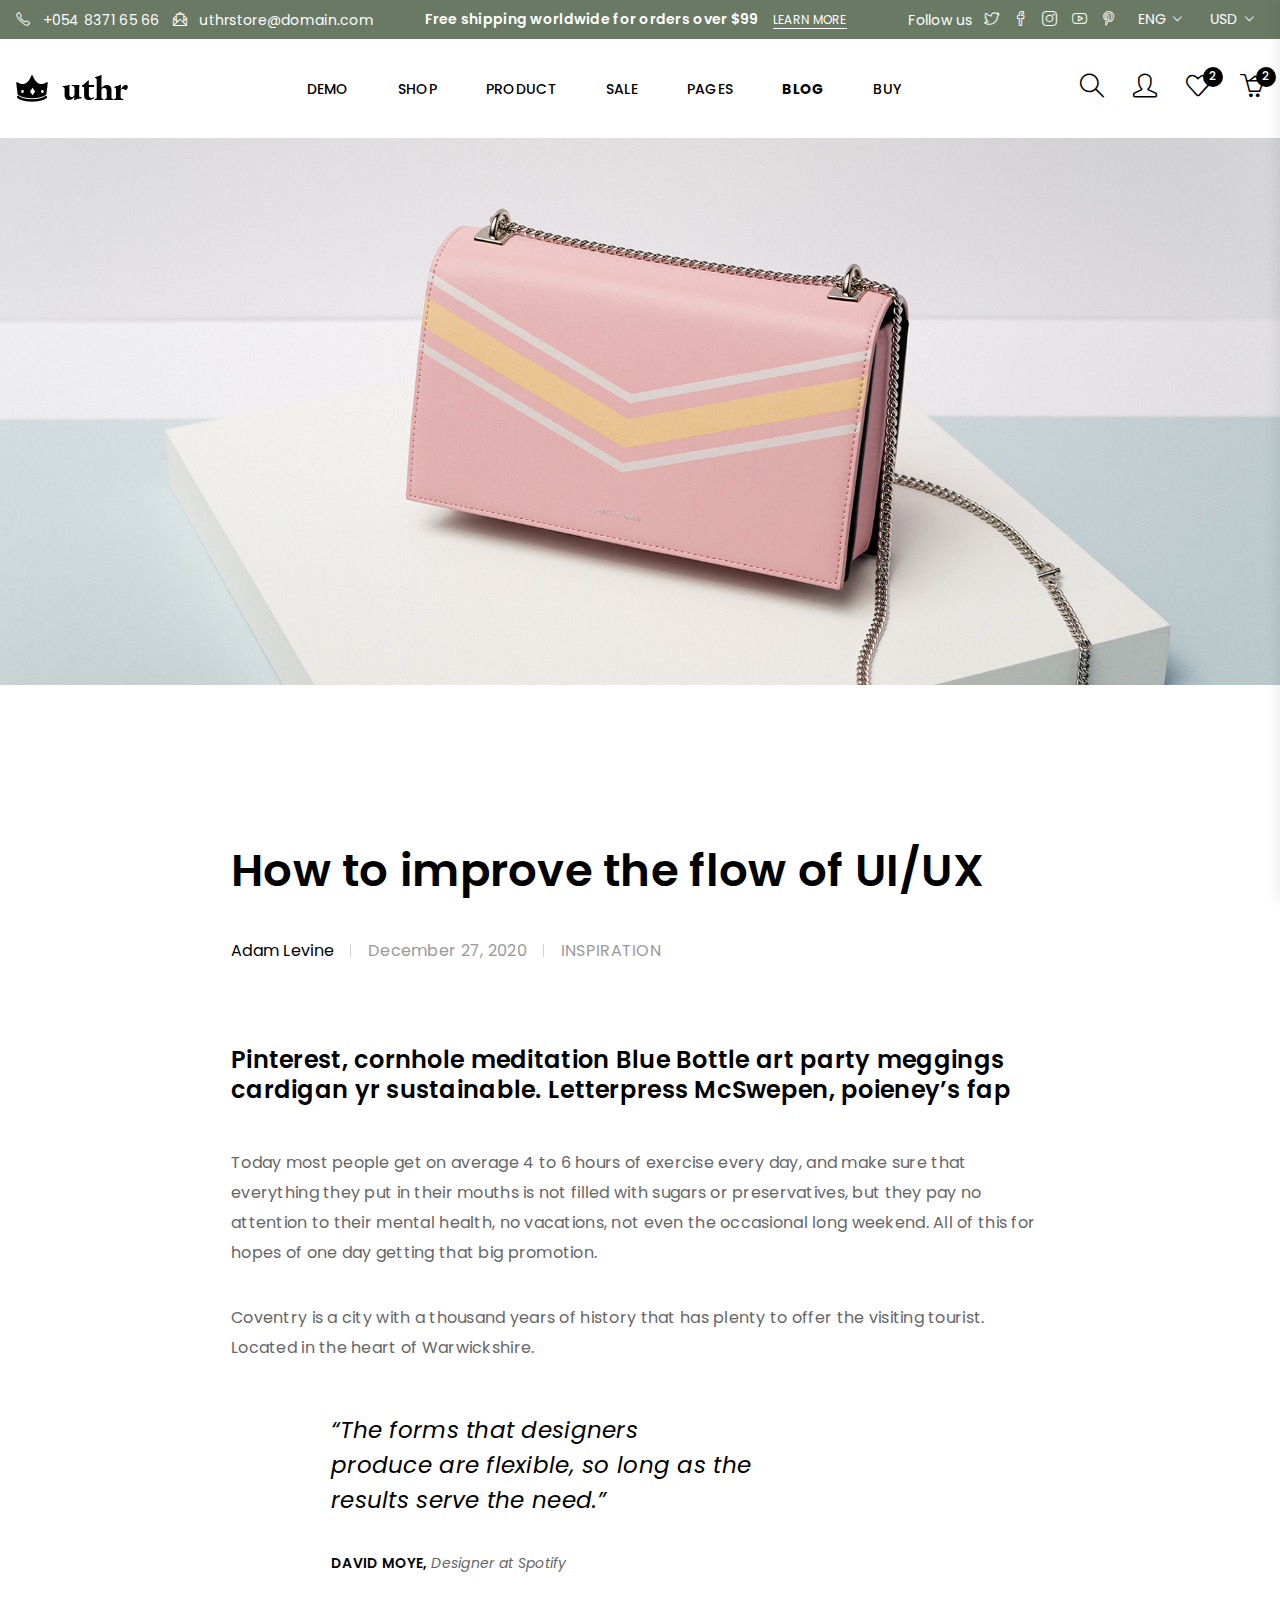
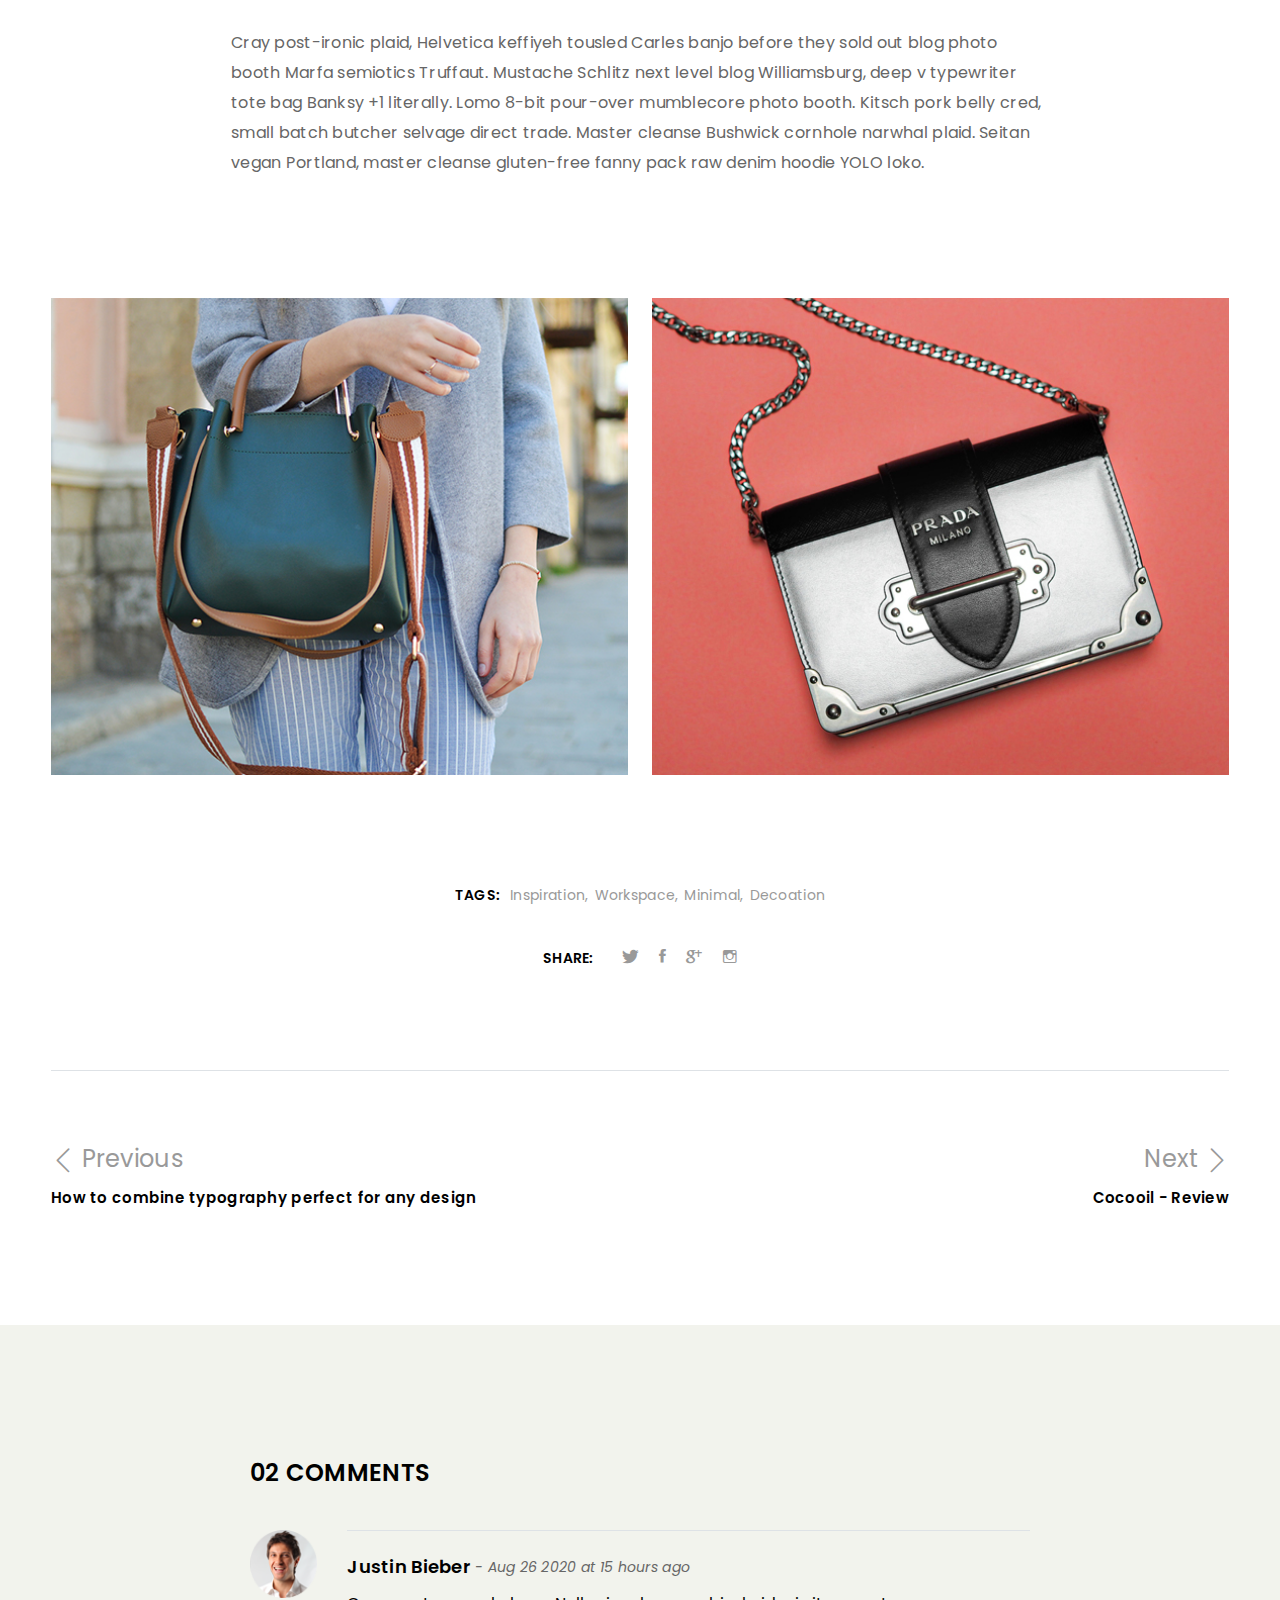
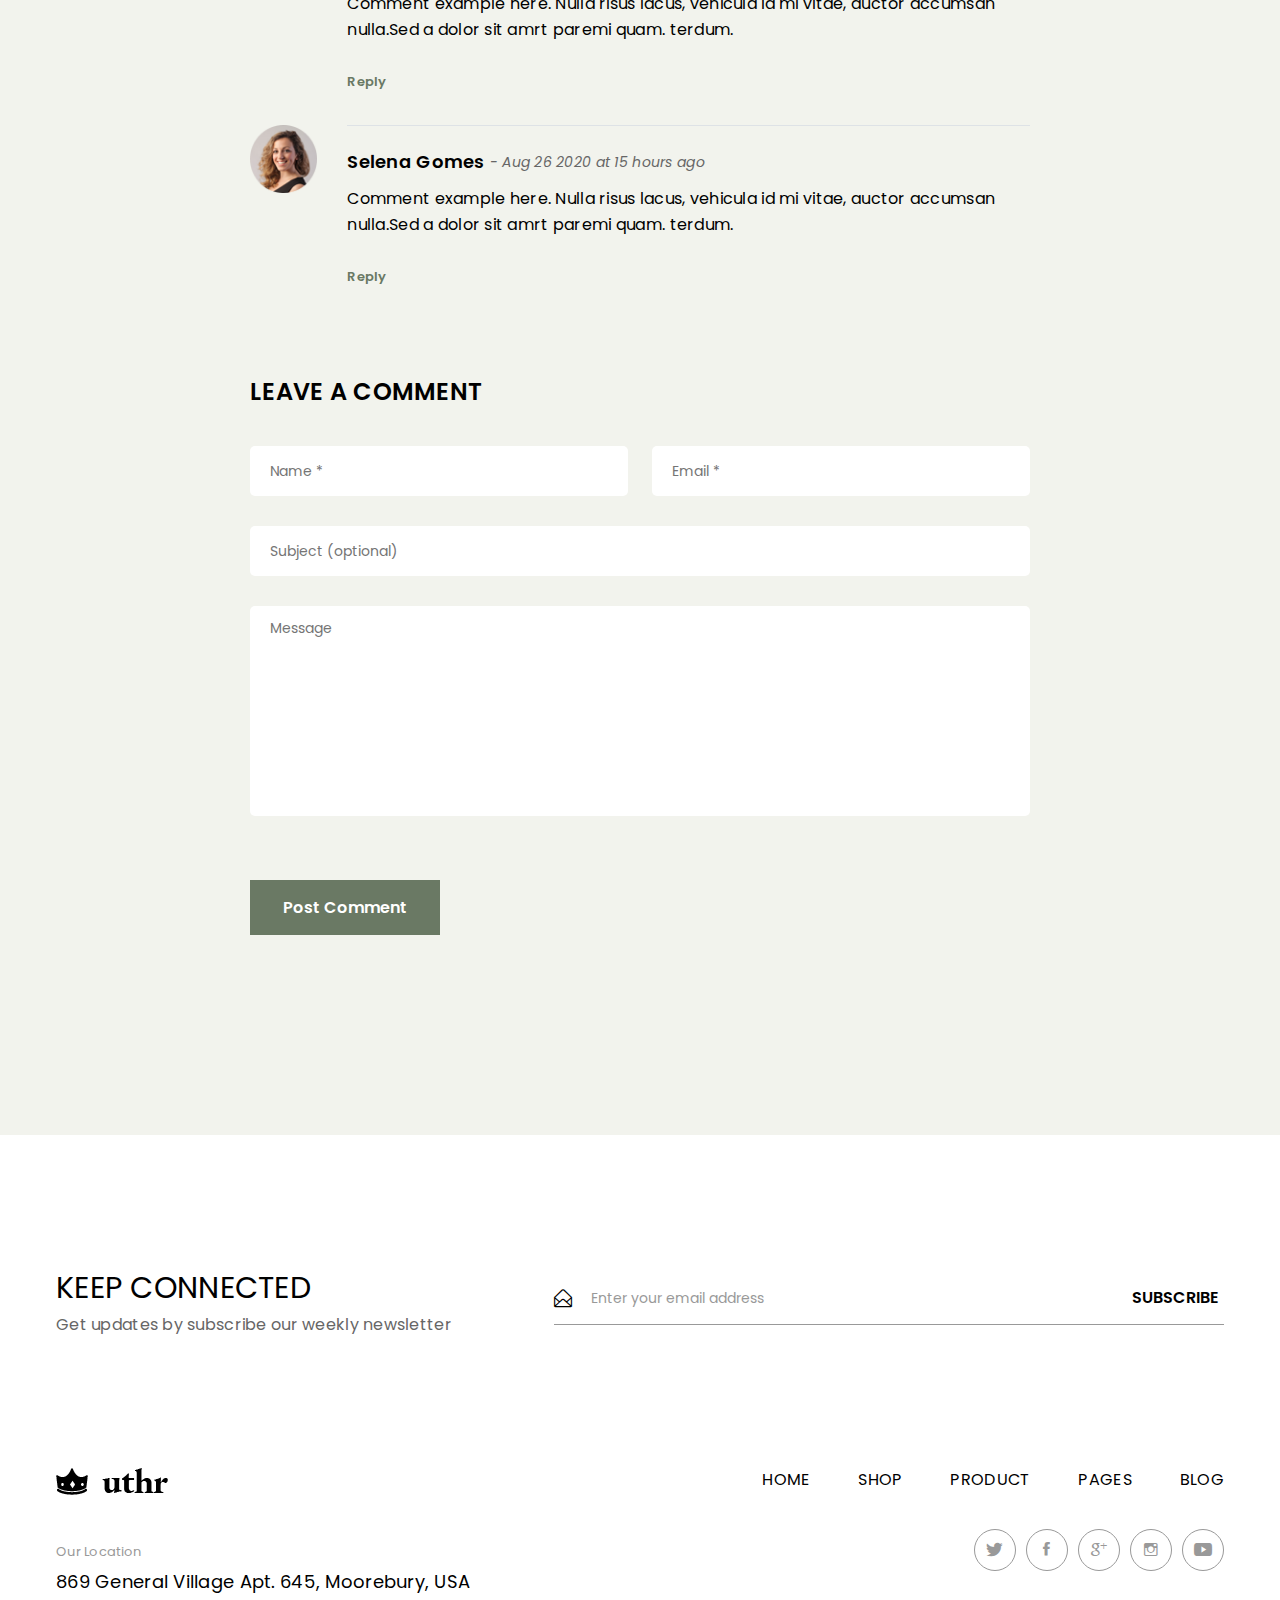
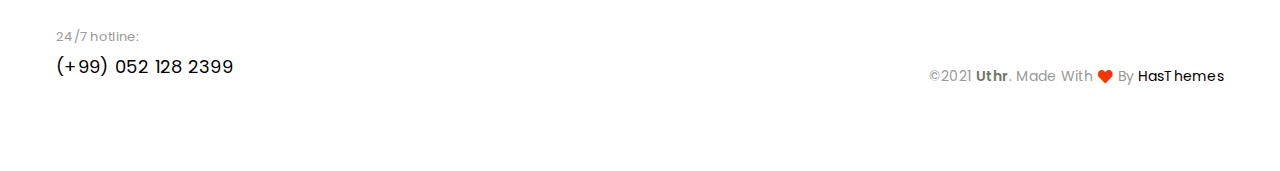
<file: onlineshop/wwwroot/blog-details.html>
<!doctype html>
<html class="no-js" lang="en">

<head>
    <meta charset="utf-8">
    <meta http-equiv="x-ua-compatible" content="ie=edge">
    <title>Uthr – Blog Details </title>
    <meta name="description" content="Uthr Fashion eCommerce Bootstrap 5 Template is an innovative and modern e-commerce online store website template." />
    <meta name="viewport" content="width=device-width, initial-scale=1">
    <link rel="profile" href="https://gmpg.org/xfn/11">
    <link rel="canonical" href="Replace_with_your_PAGE_URL" />

    <!-- Open Graph (OG) meta tags are snippets of code that control how URLs are displayed when shared on social media  -->
    <!-- <meta property="og:locale" content="en_US" />
    <meta property="og:type" content="website" />
    <meta property="og:title" content="Uthr – Fashion eCommerce HTML Template" />
    <meta property="og:url" content="PAGE_URL" />
    <meta property="og:site_name" content="SITE_NAME" /> -->
    <!-- For the og:image content, replace the # with a link of an image -->
    <!-- <meta property="og:image" content="#" />
    <meta property="og:description"
        content="240+ Best Bootstrap Templates are available on this website. Find your template for your project compatible with the most popular HTML library in the world." /> -->

    <!-- Add site Favicon -->
    <link rel="icon" href="https://hasthemes.com/wp-content/uploads/2019/04/cropped-favicon-32x32.png" sizes="32x32" />
    <link rel="icon" href="https://hasthemes.com/wp-content/uploads/2019/04/cropped-favicon-192x192.png"
        sizes="192x192" />
    <link rel="apple-touch-icon" href="https://hasthemes.com/wp-content/uploads/2019/04/cropped-favicon-180x180.png" />
    <meta name="msapplication-TileImage"
        content="https://hasthemes.com/wp-content/uploads/2019/04/cropped-favicon-270x270.png" />

    <!-- CSS
    ========================= -->
    <link rel="stylesheet" href="assets/css/vendor/bootstrap.min.css">
    <link rel="stylesheet" href="assets/css/slick.css">
    <link rel="stylesheet" href="assets/css/simple-line-icons.css">
    <link rel="stylesheet" href="assets/css/ionicons.min.css">
    <link rel="stylesheet" href="assets/css/font.awesome.css">
    <link rel="stylesheet" href="assets/css/animate.css">
    <link rel="stylesheet" href="assets/css/nice-select.css">
    <link rel="stylesheet" href="assets/css/jquery-ui.min.css">
    <link rel="stylesheet" href="assets/css/magnific-popup.css">

    <!-- Main Style CSS -->
    <link rel="stylesheet" href="assets/css/style.css">

    <!--modernizr min js here-->
    <script src="assets/js/vendor/modernizr-3.7.1.min.js"></script>


    <!-- Structured Data  -->
    <script type="application/ld+json">
        {
        "@context": "http://schema.org",
        "@type": "WebSite",
        "name": "Replace_with_your_site_title",
        "url": "Replace_with_your_site_URL"
        }
    </script>
</head>

<body>

    <!--offcanvas menu area start-->
    <div class="body_overlay">

    </div>
    <div class="offcanvas_menu">
        <div class="container">
            <div class="row">
                <div class="col-12">
                    <div class="offcanvas_menu_wrapper">
                        <div class="canvas_close">
                            <a href="javascript:void(0)"><i class="ion-android-close"></i></a>
                        </div>
                        <div class="header_contact_info">
                            <ul class="d-flex">
                                <li class="text-white"> <i class="icons icon-phone"></i> <a href="tel:+05483716566">+054 8371 65 66</a></li>
                                <li class="text-white"> <i class="icon-envelope-letter icons"></i> <a href="#">uthrstore@domain.com</a></li>
                            </ul>
                        </div>
                        <div class="header_social d-flex">
                            <span>Follow us</span>
                            <ul class="d-flex">
                                <li><a href="#"><i class="icon-social-twitter icons"></i></a></li>
                                <li><a href="#"><i class="icon-social-facebook icons"></i></a></li>
                                <li><a href="#"><i class="icon-social-instagram icons"></i></a></li>
                                <li><a href="#"><i class="icon-social-youtube icons"></i></a></li>
                                <li><a href="#"><i class="icon-social-pinterest icons"></i></a></li>
                            </ul>
                        </div>
                        <div class="language_currency">
                            <ul class="d-flex">
                                <li class="language"><a href="#"> Eng <i class="icon-right ion-ios-arrow-down"></i></a>
                                    <ul class="dropdown_language">
                                        <li><a href="#">French</a></li>
                                        <li><a href="#">Spanish</a></li>
                                        <li><a href="#">Russian</a></li>
                                    </ul>
                                </li>
                                <li class="currency"><a href="#"> USd <i class="icon-right ion-ios-arrow-down"></i></a>
                                    <ul class="dropdown_currency">
                                        <li><a href="#">€ Euro</a></li>
                                        <li><a href="#">£ Pound Sterling</a></li>
                                        <li><a href="#">$ US Dollar</a></li>
                                    </ul>
                                </li>
                            </ul>
                        </div>
                        <div id="menu" class="text-left ">
                            <ul class="offcanvas_main_menu">
                                <li class="menu-item-has-children active">
                                    <a href="#">Home</a>
                                </li>
                                <li class="menu-item-has-children">
                                    <a href="shop.html">Shop</a>
                                </li>
                                <li class="menu-item-has-children">
                                    <a href="product-details.html"> Product Details</a>
                                </li>
                                <li><a href="#">sale</a></li>
                                <li class="menu-item-has-children">
                                    <a href="#">pages </a>
                                    <ul class="sub-menu">
                                        <li><a href="cart.html">cart</a></li>
                                        <li><a href="checkout.html">Checkout</a></li>
                                    </ul>
                                </li>
                                <li class="menu-item-has-children">
                                    <a href="#">blog</a>
                                    <ul class="sub-menu">
                                        <li><a href="blog.html">blog</a></li>
                                        <li><a href="blog-details.html">blog details</a></li>
                                    </ul>

                                </li>
                                <li><a href="#">buy</a></li>
                            </ul>
                        </div>
                    </div>
                </div>
            </div>
        </div>
    </div>
    <!--offcanvas menu area end-->
    <!--mini cart-->
    <div class="mini_cart">
        <div class="cart_gallery">
            <div class="cart_close">
                <div class="cart_text">
                    <h3>cart</h3>
                </div>
                <div class="mini_cart_close">
                    <a href="javascript:void(0)"><i class="icon-close icons"></i></a>
                </div>
            </div>
            <div class="cart_item">
               <div class="cart_img">
                   <a href="#"><img src="assets/img/product/product1.jpg" alt=""></a>
               </div>
                <div class="cart_info">
                    <a href="#">Primis In Faucibus</a>
                    <p>1 x <span> $65.00 </span></p>
                </div>
                <div class="cart_remove">
                    <a href="#"><i class="icon-close icons"></i></a>
                </div>
            </div>
            <div class="cart_item">
               <div class="cart_img">
                   <a href="#"><img src="assets/img/product/product2.jpg" alt=""></a>
               </div>
                <div class="cart_info">
                    <a href="#">Letraset Sheets</a>
                    <p>1 x <span> $60.00 </span></p>
                </div>
                <div class="cart_remove">
                    <a href="#"><i class="icon-close icons"></i></a>
                </div>
            </div>
        </div>
        <div class="mini_cart_table">
            <div class="cart_table_border">
                <div class="cart_total">
                    <span>Sub total:</span>
                    <span class="price">$125.00</span>
                </div>
                <div class="cart_total mt-10">
                    <span>total:</span>
                    <span class="price">$125.00</span>
                </div>
            </div>
        </div>
        <div class="mini_cart_footer">
           <div class="cart_button">
                <a href="cart.html"><i class="fa fa-shopping-cart"></i> View cart</a>
            </div>
            <div class="cart_button">
                <a href="checkout.html"><i class="fa fa-sign-in"></i> Checkout</a>
            </div>
        </div>
    </div>
    <!--mini cart end-->
    <!--header area start-->
    <header class="header_section">
        <div class="header_top">
            <div class="container-fluid">
                <div class="row">
                    <div class="col-12">
                        <div class="header_top_inner d-flex justify-content-between align-items-center">
                            <div class="header_contact_info">
                                <ul class="d-flex">
                                    <li class="text-white"> <i class="icons icon-phone"></i> <a href="tel:+05483716566">+054 8371 65 66</a></li>
                                    <li class="text-white"> <i class="icon-envelope-letter icons"></i> <a href="#">uthrstore@domain.com</a></li>
                                </ul>
                            </div>
                            <div class="free_shipping_text">
                                <p class="text-white">Free shipping worldwide for orders over $99 <a href="#">Learn More</a></p>
                            </div>
                            <div class="header_top_sidebar d-flex align-items-center">
                                <div class="header_social d-flex">
                                    <span>Follow us</span>
                                    <ul class="d-flex">
                                        <li><a href="#"><i class="icon-social-twitter icons"></i></a></li>
                                        <li><a href="#"><i class="icon-social-facebook icons"></i></a></li>
                                        <li><a href="#"><i class="icon-social-instagram icons"></i></a></li>
                                        <li><a href="#"><i class="icon-social-youtube icons"></i></a></li>
                                        <li><a href="#"><i class="icon-social-pinterest icons"></i></a></li>
                                    </ul>
                                </div>
                                <div class="language_currency">
                                    <ul class="d-flex">
                                        <li class="language"><a href="#"> Eng <i class="icon-right ion-ios-arrow-down"></i></a>
                                            <ul class="dropdown_language">
                                                <li><a href="#">French</a></li>
                                                <li><a href="#">Spanish</a></li>
                                                <li><a href="#">Russian</a></li>
                                            </ul>
                                        </li>
                                        <li class="currency"><a href="#"> USd <i class="icon-right ion-ios-arrow-down"></i></a>
                                            <ul class="dropdown_currency">
                                                <li><a href="#">€ Euro</a></li>
                                                <li><a href="#">£ Pound Sterling</a></li>
                                                <li><a href="#">$ US Dollar</a></li>
                                            </ul>
                                        </li>
                                    </ul>
                                </div>
                            </div>
                        </div>
                    </div>
                </div>
            </div>
        </div>

        <div class="main_header">
            <div class="container-fluid">
                <div class="row">
                    <div class="col-12">
                        <div class="header_container d-flex justify-content-between align-items-center">
                            <div class="canvas_open">
                                <a href="javascript:void(0)"><i class="ion-navicon"></i></a>
                            </div>
                            <div class="header_logo">
                                <a class="sticky_none" href="index.html"><img src="assets/img/logo/logo.png" alt=""></a>
                            </div>
                            <!--main menu start-->
                            <div class="main_menu d-none d-lg-block">
                                <nav>
                                    <ul class="d-flex">
                                        <li><a href="index.html">demo</a> </li>
                                        <li><a href="shop.html">shop</a></li>
                                        <li><a href="product-details.html">product</a></li>
                                        <li><a href="#">sale</a></li>
                                        <li><a href="#">pages</a>
                                            <ul class="sub_menu">
                                                <li><a href="cart.html">Cart Pages</a></li>
                                                <li><a href="checkout.html">Checkout Pages</a></li>
                                            </ul>
                                        </li>
                                        <li><a class="active" href="blog.html">blog</a>
                                            <ul class="sub_menu">
                                                <li><a href="blog.html">Blog Pages</a></li>
                                                <li><a href="blog-details.html">Blog Details</a></li>
                                            </ul>
                                        </li>
                                        <li><a href="#">buy</a></li>
                                    </ul>
                                </nav>
                            </div>
                            <div class="header_account">
                                <ul class="d-flex">
                                    <li class="header_search"><a href="#"><i class="icon-magnifier icons"></i></a></li>
                                    <li class="account_link"><a href="#"><i class="icon-user icons"></i></a>
                                        <ul class="dropdown_account_link">
                                            <li><a href="#">My Account</a></li>
                                            <li><a href="#">Login</a></li>
                                            <li><a href="#">Contact</a></li>
                                        </ul>
                                    </li>
                                    <li><a href="#"><i class="icon-heart icons"></i></a> <span class="item_count">2</span></li>
                                    <li class="shopping_cart"><a href="#"><i class="icon-basket-loaded icons"></i></a> <span class="item_count">2</span></li>
                                </ul>
                            </div>
                        </div>
                    </div>
                </div>
            </div>
        </div>
        <!-- page search box -->
        <div class="page_search_box">
            <div class="search_close">
                <i class="ion-close-round"></i>
            </div>
            <form class="border-bottom" action="#">
                <input class="border-0" placeholder="Search products..." type="text">
                <button type="submit"><span class="icon-magnifier icons"></span></button>
            </form>
        </div>

    </header>
    <!--header area end-->

    <!--blog body area start-->
    <div class="blog_details">
       <div class="blog_details_thumb">
           <img src="assets/img/blog/blogbig.jpg" alt="">
       </div>
        <div class="blog_wrapper_details">
            <div class="container">
                <div class="row">
                    <div class="col-12">
                        <div class="blog_details_content">
                            <div class="post_header">
                                <h2 class="post_title">How to improve the flow of UI/UX</h2>
                                <div class="blog_meta">
                                   <ul class="d-flex">
                                       <li>Adam Levine </li>
                                       <li>December 27, 2020 </li>
                                       <li>INSPIRATION</li>
                                   </ul>
                                </div>
                            </div>
                            <div class="blog_details_desc">
                                <h3>Pinterest, cornhole meditation Blue Bottle art party meggings cardigan yr sustainable. Letterpress McSwepen, poieney’s fap</h3>
                                <p class="mb-35">Today most people get on average 4 to 6 hours of exercise every day, and make sure that everything they put in their mouths is not filled with sugars or preservatives, but they pay no attention to their mental health, no vacations, not even the occasional long weekend. All of this for hopes of one day getting that big promotion.</p>
                                <p class="mb-50">Coventry is a city with a thousand years of history that has plenty to offer the visiting tourist. Located in the heart of Warwickshire.</p>
                                <blockquote class="mb-30">
                                    <p>“The forms that designers <br> produce are flexible, so long as the <br> results serve the need.”</p>
                                </blockquote>
                                <p class="david_moye mb-50"><span>DAVID MOYE,</span> Designer at Spotify</p>
                                <p>Cray post-ironic plaid, Helvetica keffiyeh tousled Carles banjo before they sold out blog photo booth Marfa semiotics Truffaut. Mustache Schlitz next level blog Williamsburg, deep v typewriter tote bag Banksy +1 literally. Lomo 8-bit pour-over mumblecore photo booth. Kitsch pork belly cred, small batch butcher selvage direct trade. Master cleanse Bushwick cornhole narwhal plaid. Seitan vegan Portland, master cleanse gluten-free fanny pack raw denim hoodie YOLO loko.</p>
                            </div>

                        </div>
                        <div class="related_posts">
                            <div class="row">
                                <div class="col-lg-6 col-md-6 col-sm-6">
                                   <figure class="related_thumb">
                                       <img src="assets/img/blog/related1.jpg" alt="">
                                    <div class="related_popup_icon">
                                        <a class="port_popup" href="assets/img/blog/related1.jpg"><i class="icon-size-fullscreen icons"></i></a>
                                    </div>
                                   </figure>
                                </div>
                                <div class="col-lg-6 col-md-6 col-sm-6">
                                   <figure class="related_thumb">
                                       <img src="assets/img/blog/related2.jpg" alt="">
                                    <div class="related_popup_icon">
                                        <a class="port_popup" href="assets/img/blog/related2.jpg"><i class="icon-size-fullscreen icons"></i></a>
                                    </div>
                                   </figure>
                                </div>
                            </div>
                        </div>
                        <div class="post_tags_social border-bottom">
                            <div class="post_tags d-flex justify-content-center align-items-center">
                               <span>TAGS: </span>
                                <ul class="d-flex">
                                    <li><a href="#">Inspiration,</a></li>
                                    <li><a href="#">Workspace,</a></li>
                                    <li><a href="#">Minimal,</a></li>
                                    <li><a href="#">Decoation</a></li>
                                </ul>
                            </div>
                            <div class="post__social d-flex justify-content-center align-items-center">
                               <span>SHARE:</span>
                                <ul class="d-flex">
                                    <li><a href="#"><i class="ion-social-twitter"></i></a></li>
                                    <li><a href="#"><i class="ion-social-facebook"></i></a></li>
                                    <li><a href="#"><i class="ion-social-googleplus"></i></a></li>
                                    <li><a href="#"><i class="ion-social-instagram-outline"></i></a></li>
                                </ul>
                            </div>
                        </div>
                        <div class="blog_navigation">
                            <ul class="d-flex justify-content-between">
                                <li class="previous"><a href="#"><i class="icon-arrow-left icons"></i> Previous</a> <span>How to combine typography perfect for any design</span></li>
                                <li class="next"><a href="#">Next  <i class="icon-arrow-right icons"></i></a> <span>Cocooil - Review</span></li>
                            </ul>
                        </div>
                    </div>
                </div>
            </div>
        </div>
        <div class="blog_comment_form">
            <div class="container">
                <div class="row">
                    <div class="col-12">
                        <div class="comments_box">
                            <h3>02 Comments	</h3>
                            <div class="comment_list d-flex">
                                <div class="comment_thumb">
                                    <img src="assets/img/blog/post-comment1.png" alt="">
                                </div>
                                <div class="comment_content border-top">
                                    <div class="comment_meta d-flex align-items-center">
                                        <h5><a href="#">Justin Bieber </a></h5>
                                        <span> - Aug 26 2020 at 15 hours ago</span>
                                    </div>
                                    <p>Comment example here. Nulla risus lacus, vehicula id mi vitae, auctor accumsan nulla.Sed a dolor sit amrt paremi quam. terdum.</p>
                                    <div class="comment_reply">
                                        <a href="#">Reply</a>
                                    </div>
                                </div>
                            </div>
                            <div class="comment_list d-flex">
                                <div class="comment_thumb">
                                    <img src="assets/img/blog/post-comment2.png" alt="">
                                </div>
                                <div class="comment_content border-top">
                                    <div class="comment_meta d-flex align-items-center">
                                        <h5><a href="#">Selena Gomes </a></h5>
                                        <span> - Aug 26 2020 at 15 hours ago</span>
                                    </div>
                                    <p>Comment example here. Nulla risus lacus, vehicula id mi vitae, auctor accumsan nulla.Sed a dolor sit amrt paremi quam. terdum.</p>
                                    <div class="comment_reply">
                                        <a href="#">Reply</a>
                                    </div>
                                </div>
                            </div>
                        </div>
                        <div class="comments_form">
                            <h3>Leave a comment </h3>
                            <form action="#">
                                <div class="row">
                                    <div class="col-lg-6 col-md-6 col-sm-6">
                                        <input placeholder="Name *" type="text">
                                    </div>
                                    <div class="col-lg-6 col-md-6 col-sm-6">
                                        <input placeholder="Email *" type="text">
                                    </div>
                                    <div class="col-12">
                                        <input placeholder="Subject (optional)" type="text">
                                    </div>
                                    <div class="col-12">
                                        <textarea placeholder="Message"></textarea>
                                    </div>

                                </div>
                                <button class="btn btn-primary" type="submit">Post Comment</button>
                             </form>
                        </div>
                    </div>
                </div>
            </div>
        </div>
    </div>
    <!--blog section area end-->

  <!--newsletter section start-->
    <section class="newsletter_section newsletter_padding">
        <div class="container">
            <div class="row">
                <div class="col-12">
                    <div class="newsletter_inner d-flex justify-content-between align-items-center">
                        <div class="newsletter_text">
                            <h3>keep connected</h3>
                            <p>Get updates by subscribe our weekly newsletter</p>
                        </div>
                        <div class="newsletter_subscribe">
                            <form id="mc-form">
                                <input class="border-0" id="mc-email" type="email" autocomplete="off" placeholder="Enter your email address">
                                <i class="icon-envelope-open icons"></i>
                                <button class="border-0" id="mc-submit">Subscribe</button>
                            </form>
                            <!-- mailchimp-alerts Start -->
                            <div class="mailchimp-alerts text-centre">
                                <div class="mailchimp-submitting"></div><!-- mailchimp-submitting end -->
                                <div class="mailchimp-success"></div><!-- mailchimp-success end -->
                                <div class="mailchimp-error"></div><!-- mailchimp-error end -->
                            </div><!-- mailchimp-alerts end -->
                        </div>
                    </div>
                </div>
            </div>
        </div>
    </section>
    <!--newsletter section end-->

    <!--footer area start-->
    <footer class="footer_widgets">
        <div class="container">
            <div class="row">
                <div class="col-lg-5 col-md-5 col-sm-5">
                    <div class="footer_widget_list">
                        <div class="footer_logo">
                            <a href="#"><img src="assets/img/logo/logo.png" alt=""></a>
                        </div>
                        <div class="footer_contact">
                            <div class="footer_contact_list">
                                <span>Our Location</span>
                                <p>869 General Village Apt. 645, Moorebury, USA</p>
                            </div>
                            <div class="footer_contact_list">
                                <span>24/7 hotline:</span>
                                <a href="tel:(+99)0521282399">(+99) 052 128 2399</a>
                            </div>
                        </div>
                    </div>
                </div>
                <div class="col-lg-7 col-md-7 col-sm-7">
                    <div class="footer_widget_list text-right">
                        <div class="footer_menu">
                            <ul class="d-flex justify-content-end">
                                <li><a href="index.html">home</a></li>
                                <li><a href="shop.html">Shop</a></li>
                                <li><a href="product-details.html">Product</a></li>
                                <li><a href="#">pages</a></li>
                                <li><a href="blog.html">Blog</a></li>
                            </ul>
                        </div>
                        <div class="footer_social">
                            <ul class="d-flex justify-content-end">
                                <li><a href="https://twitter.com" data-tippy="Twitter" data-tippy-inertia="true" data-tippy-delay="50"
                                        data-tippy-arrow="true" data-tippy-placement="top"><i class="ion-social-twitter"></i></a></li>
                                <li><a href="https://www.facebook.com" data-tippy="Facebook" data-tippy-inertia="true" data-tippy-delay="50"
                                        data-tippy-arrow="true" data-tippy-placement="top"><i class="ion-social-facebook"></i></a></li>
                                <li><a href="https://www.google.com" data-tippy="googleplus" data-tippy-inertia="true" data-tippy-delay="50"
                                        data-tippy-arrow="true" data-tippy-placement="top"><i class="ion-social-googleplus-outline"></i></a></li>
                                <li><a href="https://www.instagram.com" data-tippy="Instagram" data-tippy-inertia="true" data-tippy-delay="50"
                                        data-tippy-arrow="true" data-tippy-placement="top"><i class="ion-social-instagram-outline"></i></a></li>
                                <li><a href="https://www.youtube.com" data-tippy="Youtube" data-tippy-inertia="true" data-tippy-delay="50"
                                        data-tippy-arrow="true" data-tippy-placement="top"><i class="ion-social-youtube"></i></a></li>
                            </ul>
                        </div>
                        <div class="copyright_right">
                            <p>©2021 <span>Uthr</span>. made with <i class="ion-heart"></i>  by <a href="https://hasthemes.com" target="_blank">HasThemes</a></p>
                        </div>
                    </div>
                </div>
            </div>
        </div>
    </footer>
    <!--footer area end-->



<!-- JS
============================================ -->

<script src="assets/js/vendor/jquery-3.4.1.min.js"></script>
<script src="assets/js/vendor/popper.js"></script>
<script src="assets/js/vendor/bootstrap.min.js"></script>
<script src="assets/js/slick.min.js"></script>
<script src="assets/js/wow.min.js"></script>
<script src="assets/js/jquery.scrollup.min.js"></script>
<script src="assets/js/images-loaded.min.js"></script>
<script src="assets/js/isotope.pkgd.min.js"></script>
<script src="assets/js/jquery.nice-select.js"></script>
<script src="assets/js/tippy-bundle.umd.js"></script>
<script src="assets/js/jquery-ui.min.js"></script>
<script src="assets/js/jquery.instagramFeed.min.js"></script>
<script src="assets/js/jquery.magnific-popup.min.js"></script>
<script src="assets/js/mailchimp-ajax.js"></script>

<!-- Main JS -->
<script src="assets/js/main.js"></script>


</body>

</html>
</file>
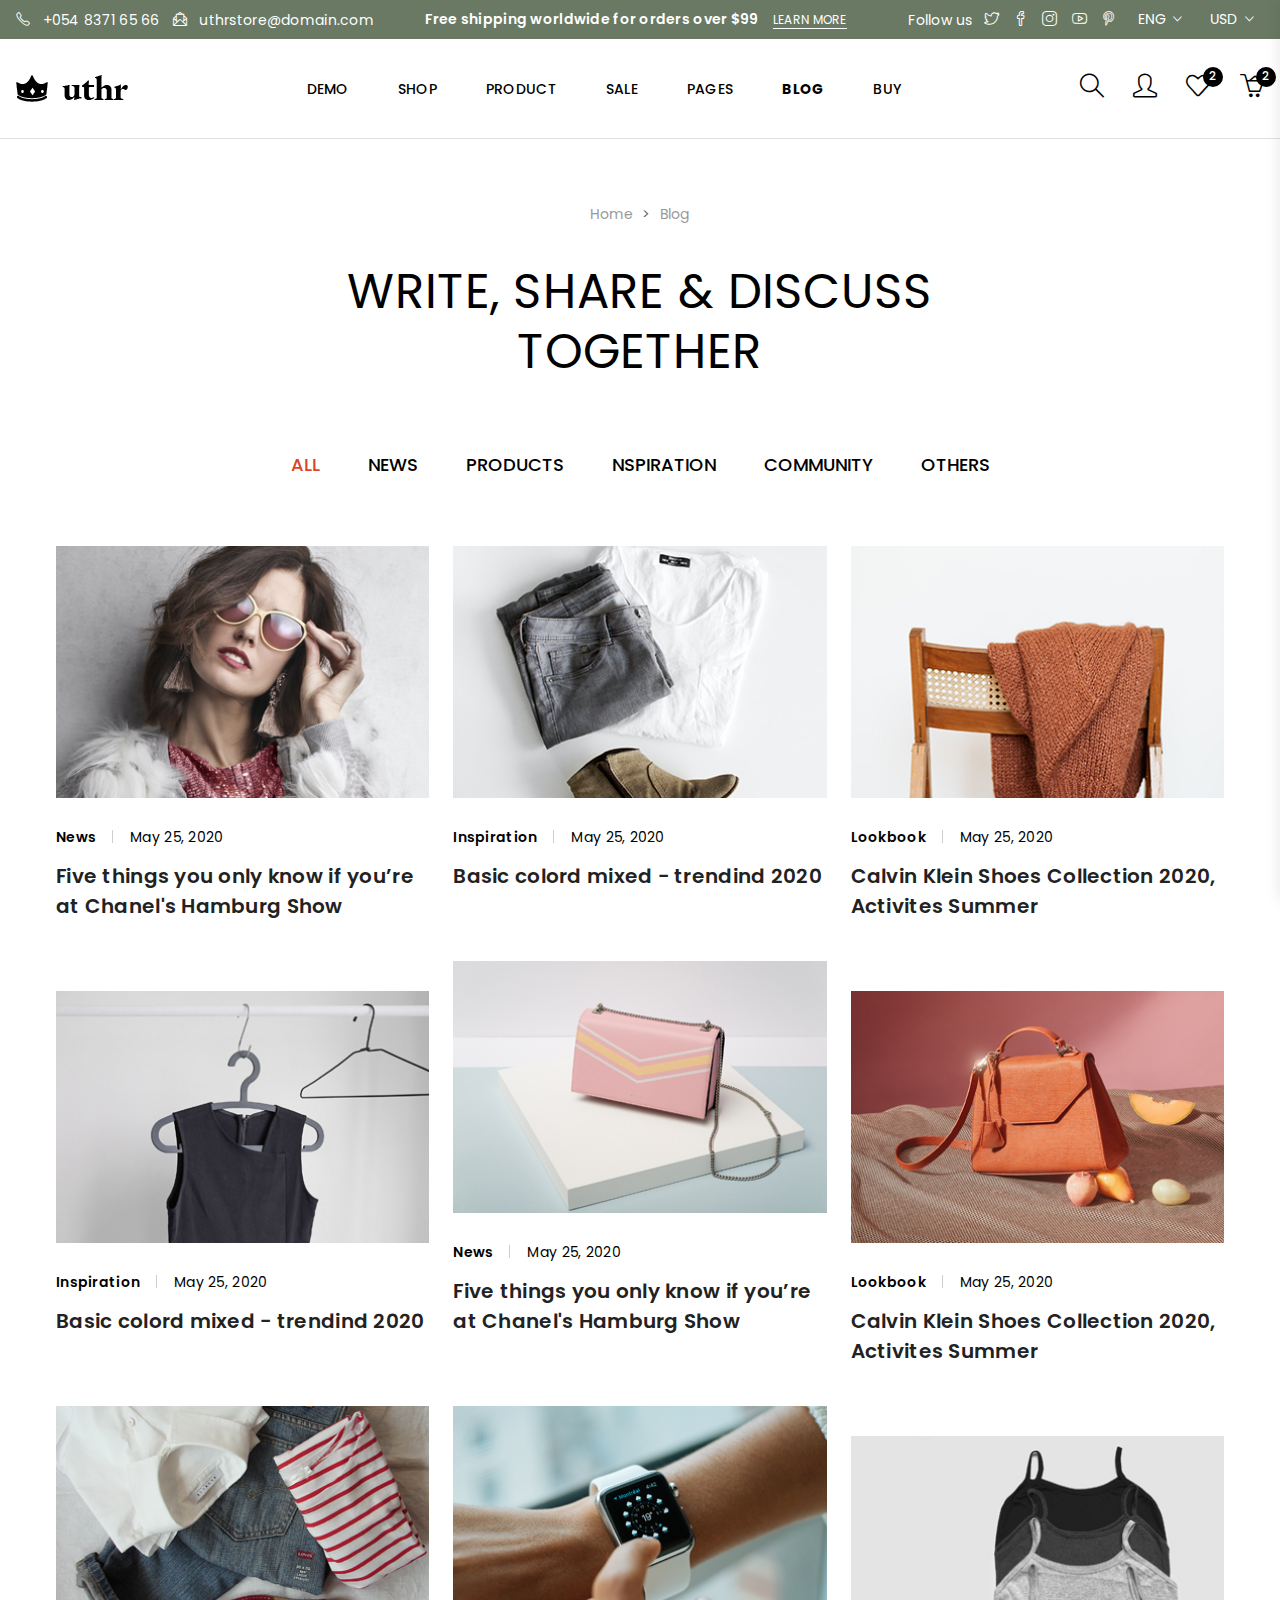
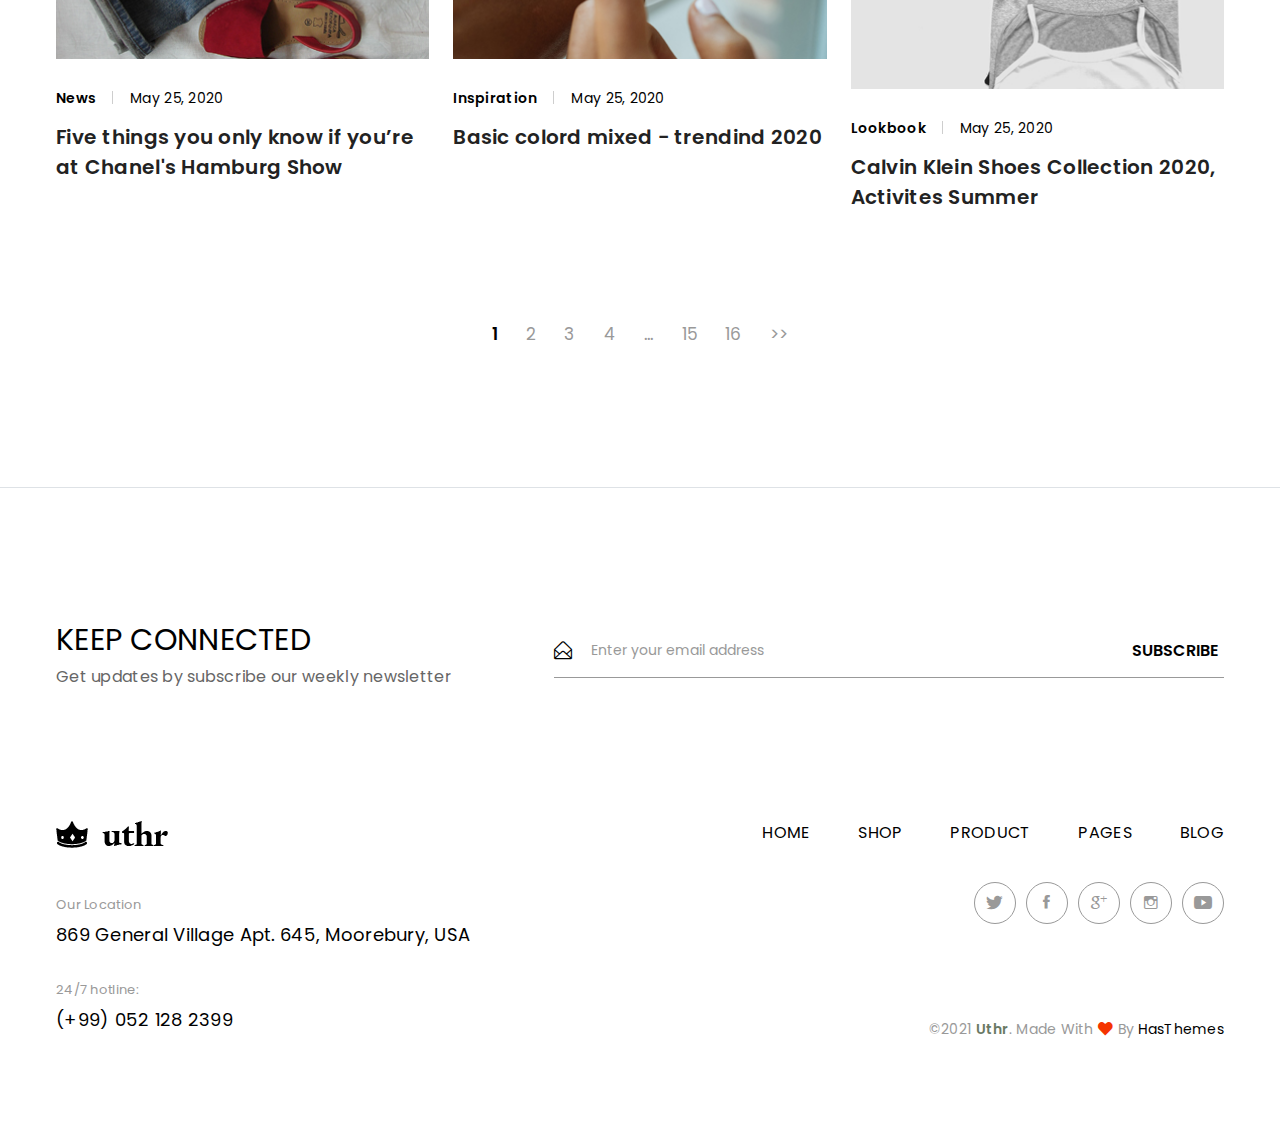
<file: onlineshop/wwwroot/blog.html>
<!doctype html>
<html class="no-js" lang="en">

<head>
    <meta charset="utf-8">
    <meta http-equiv="x-ua-compatible" content="ie=edge">
    <title>Uthr – Blog Page </title>
    <meta name="description" content="Uthr Fashion eCommerce Bootstrap 5 Template is an innovative and modern e-commerce online store website template." />
    <meta name="viewport" content="width=device-width, initial-scale=1">
    <link rel="profile" href="https://gmpg.org/xfn/11">
    <link rel="canonical" href="Replace_with_your_PAGE_URL" />

    <!-- Open Graph (OG) meta tags are snippets of code that control how URLs are displayed when shared on social media  -->
    <!-- <meta property="og:locale" content="en_US" />
    <meta property="og:type" content="website" />
    <meta property="og:title" content="Uthr – Fashion eCommerce HTML Template" />
    <meta property="og:url" content="PAGE_URL" />
    <meta property="og:site_name" content="SITE_NAME" /> -->
    <!-- For the og:image content, replace the # with a link of an image -->
    <!-- <meta property="og:image" content="#" />
    <meta property="og:description"
        content="240+ Best Bootstrap Templates are available on this website. Find your template for your project compatible with the most popular HTML library in the world." /> -->

    <!-- Add site Favicon -->
    <link rel="icon" href="https://hasthemes.com/wp-content/uploads/2019/04/cropped-favicon-32x32.png" sizes="32x32" />
    <link rel="icon" href="https://hasthemes.com/wp-content/uploads/2019/04/cropped-favicon-192x192.png"
        sizes="192x192" />
    <link rel="apple-touch-icon" href="https://hasthemes.com/wp-content/uploads/2019/04/cropped-favicon-180x180.png" />
    <meta name="msapplication-TileImage"
        content="https://hasthemes.com/wp-content/uploads/2019/04/cropped-favicon-270x270.png" />

    <!-- CSS
    ========================= -->
    <link rel="stylesheet" href="assets/css/vendor/bootstrap.min.css">
    <link rel="stylesheet" href="assets/css/slick.css">
    <link rel="stylesheet" href="assets/css/simple-line-icons.css">
    <link rel="stylesheet" href="assets/css/ionicons.min.css">
    <link rel="stylesheet" href="assets/css/font.awesome.css">
    <link rel="stylesheet" href="assets/css/animate.css">
    <link rel="stylesheet" href="assets/css/nice-select.css">
    <link rel="stylesheet" href="assets/css/jquery-ui.min.css">
    <link rel="stylesheet" href="assets/css/magnific-popup.css">

    <!-- Main Style CSS -->
    <link rel="stylesheet" href="assets/css/style.css">

    <!--modernizr min js here-->
    <script src="assets/js/vendor/modernizr-3.7.1.min.js"></script>


    <!-- Structured Data  -->
    <script type="application/ld+json">
        {
        "@context": "http://schema.org",
        "@type": "WebSite",
        "name": "Replace_with_your_site_title",
        "url": "Replace_with_your_site_URL"
        }
    </script>
</head>

<body>

    <!--offcanvas menu area start-->
    <div class="body_overlay">

    </div>
    <div class="offcanvas_menu">
        <div class="container">
            <div class="row">
                <div class="col-12">
                    <div class="offcanvas_menu_wrapper">
                        <div class="canvas_close">
                            <a href="javascript:void(0)"><i class="ion-android-close"></i></a>
                        </div>
                        <div class="header_contact_info">
                            <ul class="d-flex">
                                <li class="text-white"> <i class="icons icon-phone"></i> <a href="tel:+05483716566">+054 8371 65 66</a></li>
                                <li class="text-white"> <i class="icon-envelope-letter icons"></i> <a href="#">uthrstore@domain.com</a></li>
                            </ul>
                        </div>
                        <div class="header_social d-flex">
                            <span>Follow us</span>
                            <ul class="d-flex">
                                <li><a href="#"><i class="icon-social-twitter icons"></i></a></li>
                                <li><a href="#"><i class="icon-social-facebook icons"></i></a></li>
                                <li><a href="#"><i class="icon-social-instagram icons"></i></a></li>
                                <li><a href="#"><i class="icon-social-youtube icons"></i></a></li>
                                <li><a href="#"><i class="icon-social-pinterest icons"></i></a></li>
                            </ul>
                        </div>
                        <div class="language_currency">
                            <ul class="d-flex">
                                <li class="language"><a href="#"> Eng <i class="icon-right ion-ios-arrow-down"></i></a>
                                    <ul class="dropdown_language">
                                        <li><a href="#">French</a></li>
                                        <li><a href="#">Spanish</a></li>
                                        <li><a href="#">Russian</a></li>
                                    </ul>
                                </li>
                                <li class="currency"><a href="#"> USd <i class="icon-right ion-ios-arrow-down"></i></a>
                                    <ul class="dropdown_currency">
                                        <li><a href="#">€ Euro</a></li>
                                        <li><a href="#">£ Pound Sterling</a></li>
                                        <li><a href="#">$ US Dollar</a></li>
                                    </ul>
                                </li>
                            </ul>
                        </div>
                        <div id="menu" class="text-left ">
                            <ul class="offcanvas_main_menu">
                                <li class="menu-item-has-children active">
                                    <a href="#">Home</a>
                                </li>
                                <li class="menu-item-has-children">
                                    <a href="shop.html">Shop</a>
                                </li>
                                <li class="menu-item-has-children">
                                    <a href="product-details.html"> Product Details</a>
                                </li>
                                <li><a href="#">sale</a></li>
                                <li class="menu-item-has-children">
                                    <a href="#">pages </a>
                                    <ul class="sub-menu">
                                        <li><a href="cart.html">cart</a></li>
                                        <li><a href="checkout.html">Checkout</a></li>
                                    </ul>
                                </li>
                                <li class="menu-item-has-children">
                                    <a href="#">blog</a>
                                    <ul class="sub-menu">
                                        <li><a href="blog.html">blog</a></li>
                                        <li><a href="blog-details.html">blog details</a></li>
                                    </ul>

                                </li>
                                <li><a href="#">buy</a></li>
                            </ul>
                        </div>
                    </div>
                </div>
            </div>
        </div>
    </div>
    <!--offcanvas menu area end-->
    <!--mini cart-->
    <div class="mini_cart">
        <div class="cart_gallery">
            <div class="cart_close">
                <div class="cart_text">
                    <h3>cart</h3>
                </div>
                <div class="mini_cart_close">
                    <a href="javascript:void(0)"><i class="icon-close icons"></i></a>
                </div>
            </div>
            <div class="cart_item">
               <div class="cart_img">
                   <a href="#"><img src="assets/img/product/product1.jpg" alt=""></a>
               </div>
                <div class="cart_info">
                    <a href="#">Primis In Faucibus</a>
                    <p>1 x <span> $65.00 </span></p>
                </div>
                <div class="cart_remove">
                    <a href="#"><i class="icon-close icons"></i></a>
                </div>
            </div>
            <div class="cart_item">
               <div class="cart_img">
                   <a href="#"><img src="assets/img/product/product2.jpg" alt=""></a>
               </div>
                <div class="cart_info">
                    <a href="#">Letraset Sheets</a>
                    <p>1 x <span> $60.00 </span></p>
                </div>
                <div class="cart_remove">
                    <a href="#"><i class="icon-close icons"></i></a>
                </div>
            </div>
        </div>
        <div class="mini_cart_table">
            <div class="cart_table_border">
                <div class="cart_total">
                    <span>Sub total:</span>
                    <span class="price">$125.00</span>
                </div>
                <div class="cart_total mt-10">
                    <span>total:</span>
                    <span class="price">$125.00</span>
                </div>
            </div>
        </div>
        <div class="mini_cart_footer">
           <div class="cart_button">
                <a href="cart.html"><i class="fa fa-shopping-cart"></i> View cart</a>
            </div>
            <div class="cart_button">
                <a href="checkout.html"><i class="fa fa-sign-in"></i> Checkout</a>
            </div>
        </div>
    </div>
    <!--mini cart end-->
    <!--header area start-->
    <header class="header_section border-bottom">
        <div class="header_top">
            <div class="container-fluid">
                <div class="row">
                    <div class="col-12">
                        <div class="header_top_inner d-flex justify-content-between align-items-center">
                            <div class="header_contact_info">
                                <ul class="d-flex">
                                    <li class="text-white"> <i class="icons icon-phone"></i> <a href="tel:+05483716566">+054 8371 65 66</a></li>
                                    <li class="text-white"> <i class="icon-envelope-letter icons"></i> <a href="#">uthrstore@domain.com</a></li>
                                </ul>
                            </div>
                            <div class="free_shipping_text">
                                <p class="text-white">Free shipping worldwide for orders over $99 <a href="#">Learn More</a></p>
                            </div>
                            <div class="header_top_sidebar d-flex align-items-center">
                                <div class="header_social d-flex">
                                    <span>Follow us</span>
                                    <ul class="d-flex">
                                        <li><a href="#"><i class="icon-social-twitter icons"></i></a></li>
                                        <li><a href="#"><i class="icon-social-facebook icons"></i></a></li>
                                        <li><a href="#"><i class="icon-social-instagram icons"></i></a></li>
                                        <li><a href="#"><i class="icon-social-youtube icons"></i></a></li>
                                        <li><a href="#"><i class="icon-social-pinterest icons"></i></a></li>
                                    </ul>
                                </div>
                                <div class="language_currency">
                                    <ul class="d-flex">
                                        <li class="language"><a href="#"> Eng <i class="icon-right ion-ios-arrow-down"></i></a>
                                            <ul class="dropdown_language">
                                                <li><a href="#">French</a></li>
                                                <li><a href="#">Spanish</a></li>
                                                <li><a href="#">Russian</a></li>
                                            </ul>
                                        </li>
                                        <li class="currency"><a href="#"> USd <i class="icon-right ion-ios-arrow-down"></i></a>
                                            <ul class="dropdown_currency">
                                                <li><a href="#">€ Euro</a></li>
                                                <li><a href="#">£ Pound Sterling</a></li>
                                                <li><a href="#">$ US Dollar</a></li>
                                            </ul>
                                        </li>
                                    </ul>
                                </div>
                            </div>
                        </div>
                    </div>
                </div>
            </div>
        </div>

        <div class="main_header">
            <div class="container-fluid">
                <div class="row">
                    <div class="col-12">
                        <div class="header_container d-flex justify-content-between align-items-center">
                            <div class="canvas_open">
                                <a href="javascript:void(0)"><i class="ion-navicon"></i></a>
                            </div>
                            <div class="header_logo">
                                <a class="sticky_none" href="index.html"><img src="assets/img/logo/logo.png" alt=""></a>
                            </div>
                            <!--main menu start-->
                            <div class="main_menu d-none d-lg-block">
                                <nav>
                                    <ul class="d-flex">
                                        <li><a href="index.html">demo</a> </li>
                                        <li><a href="shop.html">shop</a></li>
                                        <li><a href="product-details.html">product</a></li>
                                        <li><a href="#">sale</a></li>
                                        <li><a href="#">pages</a>
                                            <ul class="sub_menu">
                                                <li><a href="cart.html">Cart Pages</a></li>
                                                <li><a href="checkout.html">Checkout Pages</a></li>
                                            </ul>
                                        </li>
                                        <li><a class="active" href="blog.html">blog</a>
                                            <ul class="sub_menu">
                                                <li><a href="blog.html">Blog Pages</a></li>
                                                <li><a href="blog-details.html">Blog Details</a></li>
                                            </ul>
                                        </li>
                                        <li><a href="#">buy</a></li>
                                    </ul>
                                </nav>
                            </div>
                            <div class="header_account">
                                <ul class="d-flex">
                                    <li class="header_search"><a href="#"><i class="icon-magnifier icons"></i></a></li>
                                    <li class="account_link"><a href="#"><i class="icon-user icons"></i></a>
                                        <ul class="dropdown_account_link">
                                            <li><a href="#">My Account</a></li>
                                            <li><a href="#">Login</a></li>
                                            <li><a href="#">Contact</a></li>
                                        </ul>
                                    </li>
                                    <li><a href="#"><i class="icon-heart icons"></i></a> <span class="item_count">2</span></li>
                                    <li class="shopping_cart"><a href="#"><i class="icon-basket-loaded icons"></i></a> <span class="item_count">2</span></li>
                                </ul>
                            </div>
                        </div>
                    </div>
                </div>
            </div>
        </div>
        <!-- page search box -->
        <div class="page_search_box">
            <div class="search_close">
                <i class="ion-close-round"></i>
            </div>
            <form class="border-bottom" action="#">
                <input class="border-0" placeholder="Search products..." type="text">
                <button type="submit"><span class="icon-magnifier icons"></span></button>
            </form>
        </div>

    </header>
    <!--header area end-->

      <!--breadcrumbs area start-->
    <div class="breadcrumbs_area breadcrumbs_blog">
        <div class="container">
            <div class="row">
                <div class="col-12">
                    <div class="breadcrumb_content text-center">
                        <ul>
                            <li><a href="index.html">home</a></li>
                            <li><a href="blog.html">Blog</a></li>
                        </ul>
                        <h3>Write, Share & Discuss <br> Together</h3>
                    </div>
                </div>
            </div>
        </div>
    </div>
    <!--breadcrumbs area end-->

    <!--blog page section start-->
    <div class="blog_page_section mb-140">
        <div class="container">
            <div class="blog_messonry_button d-flex justify-content-center">
                <button class="active" data-filter="*">all</button>
                <button data-filter=".news">news </button>
                <button data-filter=".products">products </button>
                <button data-filter=".nspiration">nspiration </button>
                <button data-filter=".community">community</button>
                <button data-filter=".others">others</button>
            </div>
            <div class="row blog_page_gallery">
                <div class="col-lg-4 col-md-6 col-sm-6 gird_item nspiration community">
                    <article class="single_blog products community">
                        <figure>
                            <div class="blog_thumb">
                                <a href="blog-details.html"><img src="assets/img/blog/blog1.jpg" alt=""></a>
                            </div>
                            <figcaption class="blog_content">
                                <div class="blog_meta">
                                    <ul class="d-flex">
                                        <li><span class="meta_tag">News</span></li>
                                        <li><span>May 25, 2020</span></li>
                                    </ul>
                                </div>
                                <h3><a href="blog-details.html">Five things you only know if you’re at Chanel's Hamburg Show</a></h3>
                            </figcaption>
                        </figure>
                    </article>
                </div>
                <div class="col-lg-4 col-md-6 col-sm-6 gird_item news nspiration others">
                    <article class="single_blog">
                        <figure>
                            <div class="blog_thumb">
                                <a href="blog-details.html"><img src="assets/img/blog/blog2.jpg" alt=""></a>
                            </div>
                            <figcaption class="blog_content">
                                <div class="blog_meta">
                                    <ul class="d-flex">
                                        <li><span class="meta_tag">Inspiration</span></li>
                                        <li><span>May 25, 2020</span></li>
                                    </ul>
                                </div>
                                <h3><a href="blog-details.html">Basic colord mixed - trendind 2020</a></h3>
                            </figcaption>
                        </figure>
                    </article>
                </div>
                <div class="col-lg-4 col-md-6 col-sm-6 gird_item products community">
                    <article class="single_blog">
                        <figure>
                            <div class="blog_thumb">
                                <a href="blog-details.html"><img src="assets/img/blog/blog3.jpg" alt=""></a>
                            </div>
                            <figcaption class="blog_content">
                                <div class="blog_meta">
                                    <ul class="d-flex">
                                        <li><span class="meta_tag">Lookbook</span></li>
                                        <li><span>May 25, 2020</span></li>
                                    </ul>
                                </div>
                                <h3><a href="blog-details.html">Calvin Klein Shoes Collection 2020, Activites Summer</a></h3>
                            </figcaption>
                        </figure>
                    </article>
                </div>
                <div class="col-lg-4 col-md-6 col-sm-6 gird_item news nspiration">
                    <article class="single_blog">
                        <figure>
                            <div class="blog_thumb">
                                <a href="blog-details.html"><img src="assets/img/blog/blog4.jpg" alt=""></a>
                            </div>
                            <figcaption class="blog_content">
                                <div class="blog_meta">
                                    <ul class="d-flex">
                                        <li><span class="meta_tag">News</span></li>
                                        <li><span>May 25, 2020</span></li>
                                    </ul>
                                </div>
                                <h3><a href="blog-details.html">Five things you only know if you’re at Chanel's Hamburg Show</a></h3>
                            </figcaption>
                        </figure>
                    </article>
                </div>
                <div class="col-lg-4 col-md-6 col-sm-6 gird_item news community others">
                    <article class="single_blog">
                        <figure>
                            <div class="blog_thumb">
                                <a href="blog-details.html"><img src="assets/img/blog/blog5.jpg" alt=""></a>
                            </div>
                            <figcaption class="blog_content">
                                <div class="blog_meta">
                                    <ul class="d-flex">
                                        <li><span class="meta_tag">Inspiration</span></li>
                                        <li><span>May 25, 2020</span></li>
                                    </ul>
                                </div>
                                <h3><a href="blog-details.html">Basic colord mixed - trendind 2020</a></h3>
                            </figcaption>
                        </figure>
                    </article>
                </div>
                <div class="col-lg-4 col-md-6 col-sm-6 gird_item products nspiration">
                    <article class="single_blog">
                        <figure>
                            <div class="blog_thumb">
                                <a href="blog-details.html"><img src="assets/img/blog/blog6.jpg" alt=""></a>
                            </div>
                            <figcaption class="blog_content">
                                <div class="blog_meta">
                                    <ul class="d-flex">
                                        <li><span class="meta_tag">Lookbook</span></li>
                                        <li><span>May 25, 2020</span></li>
                                    </ul>
                                </div>
                                <h3><a href="blog-details.html">Calvin Klein Shoes Collection 2020, Activites Summer</a></h3>
                            </figcaption>
                        </figure>
                    </article>
                </div>
                <div class="col-lg-4 col-md-6 col-sm-6 gird_item news community">
                    <article class="single_blog">
                        <figure>
                            <div class="blog_thumb">
                                <a href="blog-details.html"><img src="assets/img/blog/blog7.jpg" alt=""></a>
                            </div>
                            <figcaption class="blog_content">
                                <div class="blog_meta">
                                    <ul class="d-flex">
                                        <li><span class="meta_tag">News</span></li>
                                        <li><span>May 25, 2020</span></li>
                                    </ul>
                                </div>
                                <h3><a href="blog-details.html">Five things you only know if you’re at Chanel's Hamburg Show</a></h3>
                            </figcaption>
                        </figure>
                    </article>
                </div>
                <div class="col-lg-4 col-md-6 col-sm-6 gird_item products community">
                    <article class="single_blog">
                        <figure>
                            <div class="blog_thumb">
                                <a href="blog-details.html"><img src="assets/img/blog/blog8.jpg" alt=""></a>
                            </div>
                            <figcaption class="blog_content">
                                <div class="blog_meta">
                                    <ul class="d-flex">
                                        <li><span class="meta_tag">Inspiration</span></li>
                                        <li><span>May 25, 2020</span></li>
                                    </ul>
                                </div>
                                <h3><a href="blog-details.html">Basic colord mixed - trendind 2020</a></h3>
                            </figcaption>
                        </figure>
                    </article>
                </div>
                <div class="col-lg-4 col-md-6 col-sm-6 gird_item news nspiration others">
                    <article class="single_blog">
                        <figure>
                            <div class="blog_thumb">
                                <a href="blog-details.html"><img src="assets/img/blog/blog9.jpg" alt=""></a>
                            </div>
                            <figcaption class="blog_content">
                                <div class="blog_meta">
                                    <ul class="d-flex">
                                        <li><span class="meta_tag">Lookbook</span></li>
                                        <li><span>May 25, 2020</span></li>
                                    </ul>
                                </div>
                                <h3><a href="blog-details.html">Calvin Klein Shoes Collection 2020, Activites Summer</a></h3>
                            </figcaption>
                        </figure>
                    </article>
                </div>
            </div>
            <div class="pagination_style pagination blog_pagination justify-content-center">
                <ul class="d-flex">
                    <li><a  class="current" href="#">1</a></li>
                    <li><a href="#">2</a></li>
                    <li><a href="#">3</a></li>
                    <li><a href="#">4</a></li>
                    <li><a href="#">...</a></li>
                    <li><a href="#">15</a></li>
                    <li><a href="#">16</a></li>
                    <li><a href="#">>></a></li>
                </ul>
            </div>
        </div>
    </div>
    <!--blog page section end-->

    <!--newsletter section start-->
    <section class="newsletter_section newsletter_padding border-top">
        <div class="container">
            <div class="row">
                <div class="col-12">
                    <div class="newsletter_inner d-flex justify-content-between align-items-center">
                        <div class="newsletter_text">
                            <h3>keep connected</h3>
                            <p>Get updates by subscribe our weekly newsletter</p>
                        </div>
                        <div class="newsletter_subscribe">
                            <form id="mc-form">
                                <input class="border-0" id="mc-email" type="email" autocomplete="off" placeholder="Enter your email address">
                                <i class="icon-envelope-open icons"></i>
                                <button class="border-0" id="mc-submit">Subscribe</button>
                            </form>
                            <!-- mailchimp-alerts Start -->
                            <div class="mailchimp-alerts text-centre">
                                <div class="mailchimp-submitting"></div><!-- mailchimp-submitting end -->
                                <div class="mailchimp-success"></div><!-- mailchimp-success end -->
                                <div class="mailchimp-error"></div><!-- mailchimp-error end -->
                            </div><!-- mailchimp-alerts end -->
                        </div>
                    </div>
                </div>
            </div>
        </div>
    </section>
    <!--newsletter section end-->

    <!--footer area start-->
    <footer class="footer_widgets">
        <div class="container">
            <div class="row">
                <div class="col-lg-5 col-md-5 col-sm-5">
                    <div class="footer_widget_list">
                        <div class="footer_logo">
                            <a href="#"><img src="assets/img/logo/logo.png" alt=""></a>
                        </div>
                        <div class="footer_contact">
                            <div class="footer_contact_list">
                                <span>Our Location</span>
                                <p>869 General Village Apt. 645, Moorebury, USA</p>
                            </div>
                            <div class="footer_contact_list">
                                <span>24/7 hotline:</span>
                                <a href="tel:(+99)0521282399">(+99) 052 128 2399</a>
                            </div>
                        </div>
                    </div>
                </div>
                <div class="col-lg-7 col-md-7 col-sm-7">
                    <div class="footer_widget_list text-right">
                        <div class="footer_menu">
                            <ul class="d-flex justify-content-end">
                                <li><a href="index.html">home</a></li>
                                <li><a href="shop.html">Shop</a></li>
                                <li><a href="product-details.html">Product</a></li>
                                <li><a href="#">pages</a></li>
                                <li><a href="blog.html">Blog</a></li>
                            </ul>
                        </div>
                        <div class="footer_social">
                            <ul class="d-flex justify-content-end">
                                <li><a href="https://twitter.com" data-tippy="Twitter" data-tippy-inertia="true" data-tippy-delay="50"
                                        data-tippy-arrow="true" data-tippy-placement="top"><i class="ion-social-twitter"></i></a></li>
                                <li><a href="https://www.facebook.com" data-tippy="Facebook" data-tippy-inertia="true" data-tippy-delay="50"
                                        data-tippy-arrow="true" data-tippy-placement="top"><i class="ion-social-facebook"></i></a></li>
                                <li><a href="https://www.google.com" data-tippy="googleplus" data-tippy-inertia="true" data-tippy-delay="50"
                                        data-tippy-arrow="true" data-tippy-placement="top"><i class="ion-social-googleplus-outline"></i></a></li>
                                <li><a href="https://www.instagram.com" data-tippy="Instagram" data-tippy-inertia="true" data-tippy-delay="50"
                                        data-tippy-arrow="true" data-tippy-placement="top"><i class="ion-social-instagram-outline"></i></a></li>
                                <li><a href="https://www.youtube.com" data-tippy="Youtube" data-tippy-inertia="true" data-tippy-delay="50"
                                        data-tippy-arrow="true" data-tippy-placement="top"><i class="ion-social-youtube"></i></a></li>
                            </ul>
                        </div>
                        <div class="copyright_right">
                            <p>©2021 <span>Uthr</span>. made with <i class="ion-heart"></i>  by <a href="https://hasthemes.com" target="_blank">HasThemes</a></p>
                        </div>
                    </div>
                </div>
            </div>
        </div>
    </footer>
    <!--footer area end-->



<!-- JS
============================================ -->

<script src="assets/js/vendor/jquery-3.4.1.min.js"></script>
<script src="assets/js/vendor/popper.js"></script>
<script src="assets/js/vendor/bootstrap.min.js"></script>
<script src="assets/js/slick.min.js"></script>
<script src="assets/js/wow.min.js"></script>
<script src="assets/js/jquery.scrollup.min.js"></script>
<script src="assets/js/images-loaded.min.js"></script>
<script src="assets/js/isotope.pkgd.min.js"></script>
<script src="assets/js/jquery.nice-select.js"></script>
<script src="assets/js/tippy-bundle.umd.js"></script>
<script src="assets/js/jquery-ui.min.js"></script>
<script src="assets/js/jquery.instagramFeed.min.js"></script>
<script src="assets/js/jquery.magnific-popup.min.js"></script>
<script src="assets/js/mailchimp-ajax.js"></script>

<!-- Main JS -->
<script src="assets/js/main.js"></script>



</body>

</html>
</file>
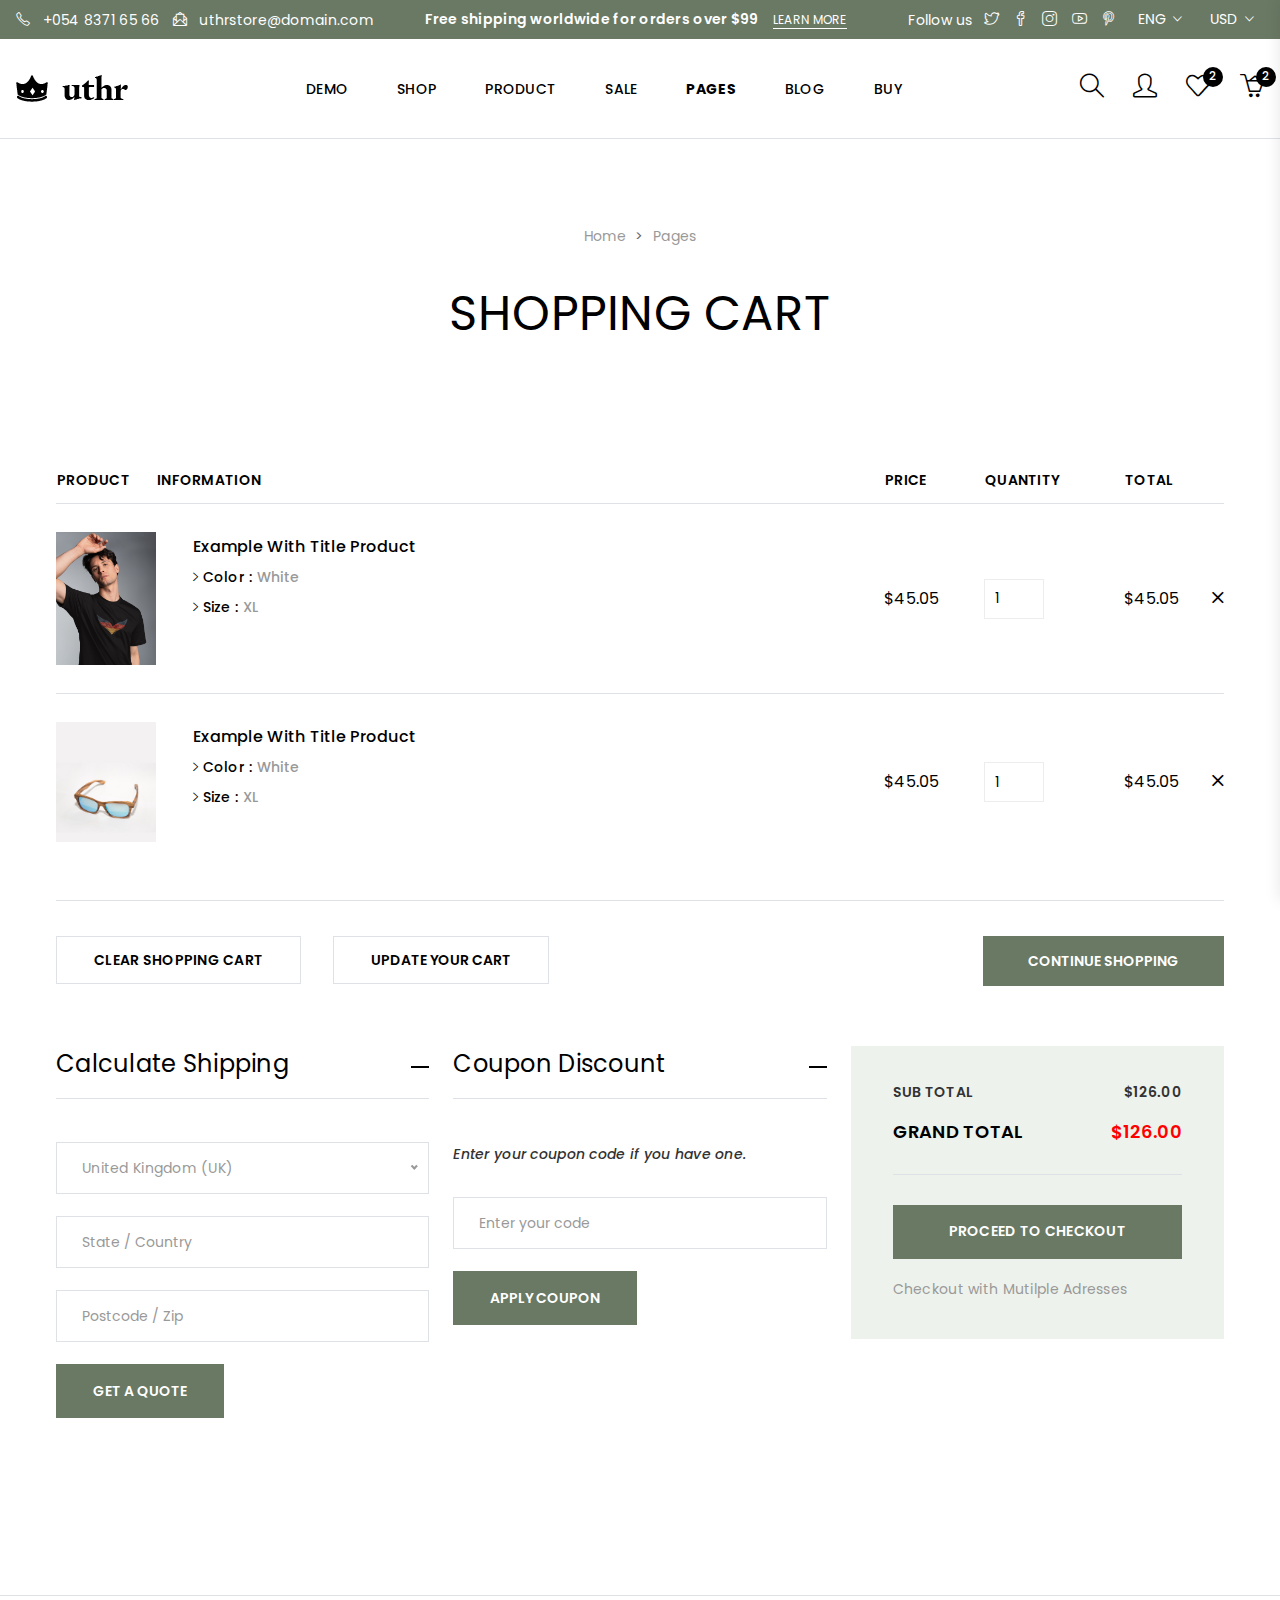
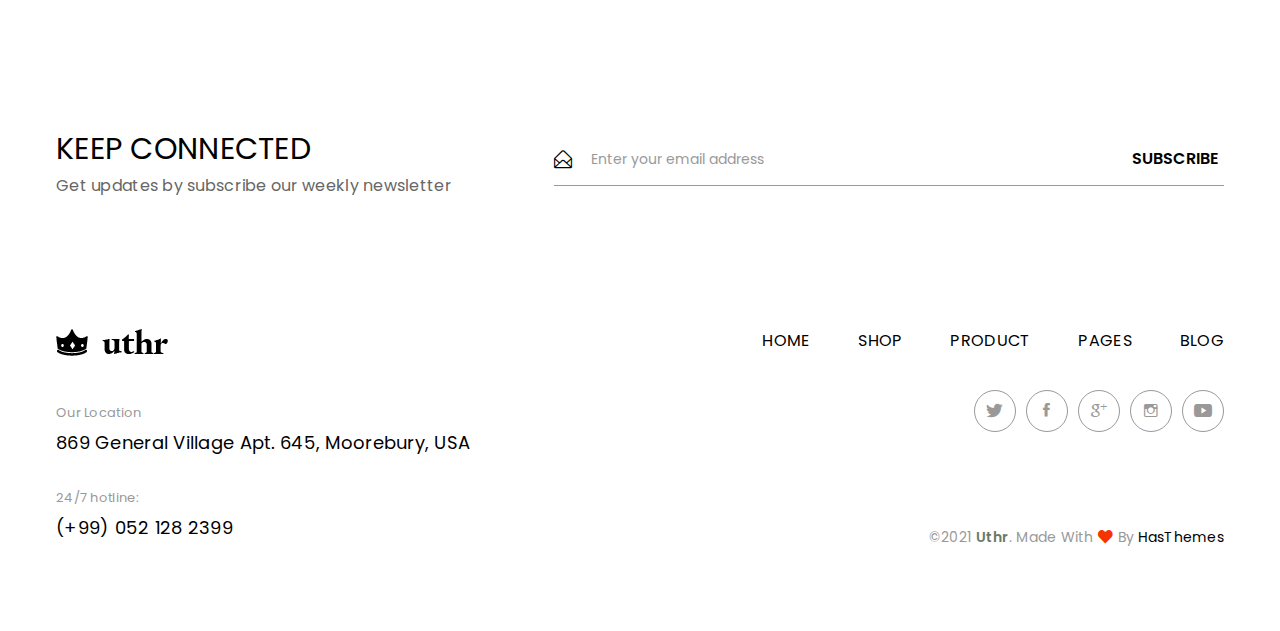
<file: onlineshop/wwwroot/cart.html>
<!doctype html>
<html class="no-js" lang="en">

<head>
    <meta charset="utf-8">
    <meta http-equiv="x-ua-compatible" content="ie=edge">
    <title>Uthr – Cart Page </title>
    <meta name="description" content="Uthr Fashion eCommerce Bootstrap 5 Template is an innovative and modern e-commerce online store website template." />
    <meta name="viewport" content="width=device-width, initial-scale=1">
    <link rel="profile" href="https://gmpg.org/xfn/11">
    <link rel="canonical" href="Replace_with_your_PAGE_URL" />

    <!-- Open Graph (OG) meta tags are snippets of code that control how URLs are displayed when shared on social media  -->
    <!-- <meta property="og:locale" content="en_US" />
    <meta property="og:type" content="website" />
    <meta property="og:title" content="Uthr – Fashion eCommerce HTML Template" />
    <meta property="og:url" content="PAGE_URL" />
    <meta property="og:site_name" content="SITE_NAME" /> -->
    <!-- For the og:image content, replace the # with a link of an image -->
    <!-- <meta property="og:image" content="#" />
    <meta property="og:description"
        content="240+ Best Bootstrap Templates are available on this website. Find your template for your project compatible with the most popular HTML library in the world." /> -->

    <!-- Add site Favicon -->
    <link rel="icon" href="https://hasthemes.com/wp-content/uploads/2019/04/cropped-favicon-32x32.png" sizes="32x32" />
    <link rel="icon" href="https://hasthemes.com/wp-content/uploads/2019/04/cropped-favicon-192x192.png"
        sizes="192x192" />
    <link rel="apple-touch-icon" href="https://hasthemes.com/wp-content/uploads/2019/04/cropped-favicon-180x180.png" />
    <meta name="msapplication-TileImage"
        content="https://hasthemes.com/wp-content/uploads/2019/04/cropped-favicon-270x270.png" />

    <!-- CSS
    ========================= -->
    <link rel="stylesheet" href="assets/css/vendor/bootstrap.min.css">
    <link rel="stylesheet" href="assets/css/slick.css">
    <link rel="stylesheet" href="assets/css/simple-line-icons.css">
    <link rel="stylesheet" href="assets/css/ionicons.min.css">
    <link rel="stylesheet" href="assets/css/font.awesome.css">
    <link rel="stylesheet" href="assets/css/animate.css">
    <link rel="stylesheet" href="assets/css/nice-select.css">
    <link rel="stylesheet" href="assets/css/jquery-ui.min.css">
    <link rel="stylesheet" href="assets/css/magnific-popup.css">

    <!-- Main Style CSS -->
    <link rel="stylesheet" href="assets/css/style.css">

    <!--modernizr min js here-->
    <script src="assets/js/vendor/modernizr-3.7.1.min.js"></script>


    <!-- Structured Data  -->
    <script type="application/ld+json">
        {
        "@context": "http://schema.org",
        "@type": "WebSite",
        "name": "Replace_with_your_site_title",
        "url": "Replace_with_your_site_URL"
        }
    </script>
</head>

<body>

    <!--offcanvas menu area start-->
    <div class="body_overlay">

    </div>
    <div class="offcanvas_menu">
        <div class="container">
            <div class="row">
                <div class="col-12">
                    <div class="offcanvas_menu_wrapper">
                        <div class="canvas_close">
                            <a href="javascript:void(0)"><i class="ion-android-close"></i></a>
                        </div>
                        <div class="header_contact_info">
                            <ul class="d-flex">
                                <li class="text-white"> <i class="icons icon-phone"></i> <a href="tel:+05483716566">+054 8371 65 66</a></li>
                                <li class="text-white"> <i class="icon-envelope-letter icons"></i> <a href="#">uthrstore@domain.com</a></li>
                            </ul>
                        </div>
                        <div class="header_social d-flex">
                            <span>Follow us</span>
                            <ul class="d-flex">
                                <li><a href="#"><i class="icon-social-twitter icons"></i></a></li>
                                <li><a href="#"><i class="icon-social-facebook icons"></i></a></li>
                                <li><a href="#"><i class="icon-social-instagram icons"></i></a></li>
                                <li><a href="#"><i class="icon-social-youtube icons"></i></a></li>
                                <li><a href="#"><i class="icon-social-pinterest icons"></i></a></li>
                            </ul>
                        </div>
                        <div class="language_currency">
                            <ul class="d-flex">
                                <li class="language"><a href="#"> Eng <i class="icon-right ion-ios-arrow-down"></i></a>
                                    <ul class="dropdown_language">
                                        <li><a href="#">French</a></li>
                                        <li><a href="#">Spanish</a></li>
                                        <li><a href="#">Russian</a></li>
                                    </ul>
                                </li>
                                <li class="currency"><a href="#"> USd <i class="icon-right ion-ios-arrow-down"></i></a>
                                    <ul class="dropdown_currency">
                                        <li><a href="#">€ Euro</a></li>
                                        <li><a href="#">£ Pound Sterling</a></li>
                                        <li><a href="#">$ US Dollar</a></li>
                                    </ul>
                                </li>
                            </ul>
                        </div>
                        <div id="menu" class="text-left ">
                            <ul class="offcanvas_main_menu">
                                <li class="menu-item-has-children active">
                                    <a href="#">Home</a>
                                </li>
                                <li class="menu-item-has-children">
                                    <a href="shop.html">Shop</a>
                                </li>
                                <li class="menu-item-has-children">
                                    <a href="product-details.html"> Product Details</a>
                                </li>
                                <li><a href="#">sale</a></li>
                                <li class="menu-item-has-children">
                                    <a href="#">pages </a>
                                    <ul class="sub-menu">
                                        <li><a href="cart.html">cart</a></li>
                                        <li><a href="checkout.html">Checkout</a></li>
                                    </ul>
                                </li>
                                <li class="menu-item-has-children">
                                    <a href="#">blog</a>
                                    <ul class="sub-menu">
                                        <li><a href="blog.html">blog</a></li>
                                        <li><a href="blog-details.html">blog details</a></li>
                                    </ul>

                                </li>
                                <li><a href="#">buy</a></li>
                            </ul>
                        </div>
                    </div>
                </div>
            </div>
        </div>
    </div>
    <!--offcanvas menu area end-->
    <!--mini cart-->
    <div class="mini_cart">
        <div class="cart_gallery">
            <div class="cart_close">
                <div class="cart_text">
                    <h3>cart</h3>
                </div>
                <div class="mini_cart_close">
                    <a href="javascript:void(0)"><i class="icon-close icons"></i></a>
                </div>
            </div>
            <div class="cart_item">
               <div class="cart_img">
                   <a href="#"><img src="assets/img/product/product1.jpg" alt=""></a>
               </div>
                <div class="cart_info">
                    <a href="#">Primis In Faucibus</a>
                    <p>1 x <span> $65.00 </span></p>
                </div>
                <div class="cart_remove">
                    <a href="#"><i class="icon-close icons"></i></a>
                </div>
            </div>
            <div class="cart_item">
               <div class="cart_img">
                   <a href="#"><img src="assets/img/product/product2.jpg" alt=""></a>
               </div>
                <div class="cart_info">
                    <a href="#">Letraset Sheets</a>
                    <p>1 x <span> $60.00 </span></p>
                </div>
                <div class="cart_remove">
                    <a href="#"><i class="icon-close icons"></i></a>
                </div>
            </div>
        </div>
        <div class="mini_cart_table">
            <div class="cart_table_border">
                <div class="cart_total">
                    <span>Sub total:</span>
                    <span class="price">$125.00</span>
                </div>
                <div class="cart_total mt-10">
                    <span>total:</span>
                    <span class="price">$125.00</span>
                </div>
            </div>
        </div>
        <div class="mini_cart_footer">
           <div class="cart_button">
                <a href="cart.html"><i class="fa fa-shopping-cart"></i> View cart</a>
            </div>
            <div class="cart_button">
                <a href="checkout.html"><i class="fa fa-sign-in"></i> Checkout</a>
            </div>
        </div>
    </div>
    <!--mini cart end-->
    <!--header area start-->
    <header class="header_section border-bottom">
        <div class="header_top">
            <div class="container-fluid">
                <div class="row">
                    <div class="col-12">
                        <div class="header_top_inner d-flex justify-content-between align-items-center">
                            <div class="header_contact_info">
                                <ul class="d-flex">
                                    <li class="text-white"> <i class="icons icon-phone"></i> <a href="tel:+05483716566">+054 8371 65 66</a></li>
                                    <li class="text-white"> <i class="icon-envelope-letter icons"></i> <a href="#">uthrstore@domain.com</a></li>
                                </ul>
                            </div>
                            <div class="free_shipping_text">
                                <p class="text-white">Free shipping worldwide for orders over $99 <a href="#">Learn More</a></p>
                            </div>
                            <div class="header_top_sidebar d-flex align-items-center">
                                <div class="header_social d-flex">
                                    <span>Follow us</span>
                                    <ul class="d-flex">
                                        <li><a href="#"><i class="icon-social-twitter icons"></i></a></li>
                                        <li><a href="#"><i class="icon-social-facebook icons"></i></a></li>
                                        <li><a href="#"><i class="icon-social-instagram icons"></i></a></li>
                                        <li><a href="#"><i class="icon-social-youtube icons"></i></a></li>
                                        <li><a href="#"><i class="icon-social-pinterest icons"></i></a></li>
                                    </ul>
                                </div>
                                <div class="language_currency">
                                    <ul class="d-flex">
                                        <li class="language"><a href="#"> Eng <i class="icon-right ion-ios-arrow-down"></i></a>
                                            <ul class="dropdown_language">
                                                <li><a href="#">French</a></li>
                                                <li><a href="#">Spanish</a></li>
                                                <li><a href="#">Russian</a></li>
                                            </ul>
                                        </li>
                                        <li class="currency"><a href="#"> USd <i class="icon-right ion-ios-arrow-down"></i></a>
                                            <ul class="dropdown_currency">
                                                <li><a href="#">€ Euro</a></li>
                                                <li><a href="#">£ Pound Sterling</a></li>
                                                <li><a href="#">$ US Dollar</a></li>
                                            </ul>
                                        </li>
                                    </ul>
                                </div>
                            </div>
                        </div>
                    </div>
                </div>
            </div>
        </div>

        <div class="main_header">
            <div class="container-fluid">
                <div class="row">
                    <div class="col-12">
                        <div class="header_container d-flex justify-content-between align-items-center">
                            <div class="canvas_open">
                                <a href="javascript:void(0)"><i class="ion-navicon"></i></a>
                            </div>
                            <div class="header_logo">
                                <a class="sticky_none" href="index.html"><img src="assets/img/logo/logo.png" alt=""></a>
                            </div>
                            <!--main menu start-->
                            <div class="main_menu d-none d-lg-block">
                                <nav>
                                    <ul class="d-flex">
                                        <li><a href="index.html">demo</a> </li>
                                        <li><a href="shop.html">shop</a></li>
                                        <li><a href="product-details.html">product</a></li>
                                        <li><a href="#">sale</a></li>
                                        <li><a class="active" href="#">pages</a>
                                            <ul class="sub_menu">
                                                <li><a href="cart.html">Cart Pages</a></li>
                                                <li><a href="checkout.html">Checkout Pages</a></li>
                                            </ul>
                                        </li>
                                        <li><a href="blog.html">blog</a>
                                            <ul class="sub_menu">
                                                <li><a href="blog.html">Blog Pages</a></li>
                                                <li><a href="blog-details.html">Blog Details</a></li>
                                            </ul>
                                        </li>
                                        <li><a href="#">buy</a></li>
                                    </ul>
                                </nav>
                            </div>
                            <div class="header_account">
                                <ul class="d-flex">
                                    <li class="header_search"><a href="#"><i class="icon-magnifier icons"></i></a></li>
                                    <li class="account_link"><a href="#"><i class="icon-user icons"></i></a>
                                        <ul class="dropdown_account_link">
                                            <li><a href="#">My Account</a></li>
                                            <li><a href="#">Login</a></li>
                                            <li><a href="#">Contact</a></li>
                                        </ul>
                                    </li>
                                    <li><a href="#"><i class="icon-heart icons"></i></a> <span class="item_count">2</span></li>
                                    <li class="shopping_cart"><a href="#"><i class="icon-basket-loaded icons"></i></a> <span class="item_count">2</span></li>
                                </ul>
                            </div>
                        </div>
                    </div>
                </div>
            </div>
        </div>
        <!-- page search box -->
        <div class="page_search_box">
            <div class="search_close">
                <i class="ion-close-round"></i>
            </div>
            <form class="border-bottom" action="#">
                <input class="border-0" placeholder="Search products..." type="text">
                <button type="submit"><span class="icon-magnifier icons"></span></button>
            </form>
        </div>

    </header>
    <!--header area end-->

      <!--breadcrumbs area start-->
    <div class="breadcrumbs_area breadcrumbs_other">
        <div class="container">
            <div class="row">
                <div class="col-12">
                    <div class="breadcrumb_content text-center">
                        <ul>
                            <li><a href="index.html">home</a></li>
                            <li><a href="#">pages</a></li>
                        </ul>
                        <h3>Shopping Cart</h3>
                    </div>
                </div>
            </div>
        </div>
    </div>
    <!--breadcrumbs area end-->

     <!--shopping cart area start -->
    <div class="shopping_cart_area">
        <div class="container">
            <form action="#">
                <div class="cart_page_inner mb-60">
                    <div class="row">
                        <div class="col-12">
                            <div class="cart_page_tabel">
                                <table>
                                    <thead>
                                        <tr>
                                            <th>product </th>
                                            <th>information</th>
                                            <th>Price</th>
                                            <th>Quantity</th>
                                            <th>Total</th>
                                        </tr>
                                    </thead>
                                    <tbody>
                                        <tr class="border-top">
                                            <td>
                                                <div class="cart_product_thumb">
                                                    <img src="assets/img/product/product4.jpg" alt="">
                                                </div>
                                            </td>
                                            <td>
                                                <div class="cart_product_text">
                                                    <h4>Example With Title Product</h4>
                                                    <ul>
                                                        <li><i class="ion-ios-arrow-right"></i> Color : <span>White</span></li>
                                                        <li><i class="ion-ios-arrow-right"></i> Size : <span>XL</span></li>
                                                    </ul>
                                                </div>
                                            </td>
                                            <td>
                                                <div class="cart_product_price">
                                                    <span>$45.05</span>
                                                </div>
                                            </td>
                                            <td class="product_quantity">
                                                <div class="cart_product_quantity">
                                                    <input min="1" max="100" value="1" type="number">
                                                </div>
                                            </td>
                                            <td>
                                                <div class="cart_product_price">
                                                    <span>$45.05</span>
                                                </div>
                                            </td>
                                            <td>
                                                <div class="cart_product_remove text-right">
                                                    <a href="#"><i class="ion-android-close"></i></a>
                                                </div>
                                            </td>

                                        </tr>
                                        <tr class="border-top">
                                            <td>
                                                <div class="cart_product_thumb">
                                                    <img src="assets/img/product/product6.jpg" alt="">
                                                </div>
                                            </td>
                                            <td>
                                                <div class="cart_product_text">
                                                    <h4>Example With Title Product</h4>
                                                    <ul>
                                                        <li><i class="ion-ios-arrow-right"></i> Color : <span>White</span></li>
                                                        <li><i class="ion-ios-arrow-right"></i> Size : <span>XL</span></li>
                                                    </ul>
                                                </div>
                                            </td>
                                            <td>
                                                <div class="cart_product_price">
                                                    <span>$45.05</span>
                                                </div>
                                            </td>
                                            <td class="product_quantity">
                                                <div class="cart_product_quantity">
                                                    <input min="1" max="100" value="1" type="number">
                                                </div>
                                            </td>
                                            <td>
                                                <div class="cart_product_price">
                                                    <span>$45.05</span>
                                                </div>
                                            </td>
                                            <td>
                                                <div class="cart_product_remove text-right">
                                                    <a href="#"><i class="ion-android-close"></i></a>
                                                </div>
                                            </td>

                                        </tr>
                                    </tbody>
                                </table>
                            </div>
                            <div class="cart_page_button border-top d-flex justify-content-between">
                                <div class="shopping_cart_btn">
                                    <a href="#" class="btn btn-primary border">CLEAR SHOPPING CART</a>
                                    <button class="btn btn-primary border" type="submit">UPDATE YOUR CART</button>
                                </div>
                                <div class="shopping_continue_btn">
                                    <button class="btn btn-primary" type="submit">CONTINUE SHOPPING</button>
                                </div>
                            </div>
                         </div>
                     </div>
                 </div>
                 <!--coupon code area start-->
                <div class="cart_page_bottom">
                    <div class="row">
                        <div class="col-lg-4 col-md-6 col-sm-6">
                            <div class="shopping_coupon_calculate top">
                                <h3 class="border-bottom">Calculate Shipping </h3>
                                <select class="select_option border">
                                    <option value="1">United Kingdom (UK)  </option>
                                    <option value="2">Åland Islands  </option>
                                    <option value="3">Afghanistan  </option>
                                    <option value="4">Belgium </option>
                                    <option value="5">Albania  </option>
                                </select>
                                <input class="border" placeholder="State / Country" type="text">
                                <input class="border" placeholder="Postcode / Zip" type="text">
                                <button class="btn btn-primary" type="submit">get a quote</button>
                            </div>
                        </div>
                        <div class="col-lg-4 col-md-6 col-sm-6">
                            <div class="shopping_coupon_calculate">
                                <h3 class="border-bottom">Coupon Discount   </h3>
                                <p>Enter your coupon code if you have one.</p>
                                <input class="border" placeholder="Enter your code" type="text">
                                <button class="btn btn-primary" type="submit">apply coupon</button>
                            </div>
                        </div>
                        <div class="col-lg-4 col-md-6 col-sm-8">
                            <div class="grand_totall_area">
                               <div class="grand_totall_inner border-bottom">
                                   <div class="cart_subtotal d-flex justify-content-between">
                                       <p>sub total </p>
                                       <span>$126.00</span>
                                   </div>
                                   <div class="cart_grandtotal d-flex justify-content-between">
                                       <p>grand total</p>
                                       <span>$126.00</span>
                                   </div>
                               </div>
                               <div class="proceed_checkout_btn">
                                   <a class="btn btn-primary" href="#">Proceed to Checkout</a>
                               </div>
                               <a href="#">Checkout with Mutilple Adresses</a>
                            </div>
                        </div>
                    </div>
                </div>
                <!--coupon code area end-->
            </form>
        </div>
    </div>
     <!--shopping cart area end -->


     <!--newsletter section start-->
    <section class="newsletter_section newsletter_padding border-top">
        <div class="container">
            <div class="row">
                <div class="col-12">
                    <div class="newsletter_inner d-flex justify-content-between align-items-center">
                        <div class="newsletter_text">
                            <h3>keep connected</h3>
                            <p>Get updates by subscribe our weekly newsletter</p>
                        </div>
                        <div class="newsletter_subscribe">
                            <form id="mc-form">
                                <input class="border-0" id="mc-email" type="email" autocomplete="off" placeholder="Enter your email address">
                                <i class="icon-envelope-open icons"></i>
                                <button class="border-0" id="mc-submit">Subscribe</button>
                            </form>
                            <!-- mailchimp-alerts Start -->
                            <div class="mailchimp-alerts text-centre">
                                <div class="mailchimp-submitting"></div><!-- mailchimp-submitting end -->
                                <div class="mailchimp-success"></div><!-- mailchimp-success end -->
                                <div class="mailchimp-error"></div><!-- mailchimp-error end -->
                            </div><!-- mailchimp-alerts end -->
                        </div>
                    </div>
                </div>
            </div>
        </div>
    </section>
    <!--newsletter section end-->
    <!--footer area start-->
    <footer class="footer_widgets">
        <div class="container">
            <div class="row">
                <div class="col-lg-5 col-md-5 col-sm-5">
                    <div class="footer_widget_list">
                        <div class="footer_logo">
                            <a href="#"><img src="assets/img/logo/logo.png" alt=""></a>
                        </div>
                        <div class="footer_contact">
                            <div class="footer_contact_list">
                                <span>Our Location</span>
                                <p>869 General Village Apt. 645, Moorebury, USA</p>
                            </div>
                            <div class="footer_contact_list">
                                <span>24/7 hotline:</span>
                                <a href="tel:(+99)0521282399">(+99) 052 128 2399</a>
                            </div>
                        </div>
                    </div>
                </div>
                <div class="col-lg-7 col-md-7 col-sm-7">
                    <div class="footer_widget_list text-right">
                        <div class="footer_menu">
                            <ul class="d-flex justify-content-end">
                                <li><a href="index.html">home</a></li>
                                <li><a href="shop.html">Shop</a></li>
                                <li><a href="product-details.html">Product</a></li>
                                <li><a href="#">pages</a></li>
                                <li><a href="blog.html">Blog</a></li>
                            </ul>
                        </div>
                        <div class="footer_social">
                            <ul class="d-flex justify-content-end">
                                <li><a href="https://twitter.com" data-tippy="Twitter" data-tippy-inertia="true" data-tippy-delay="50"
                                        data-tippy-arrow="true" data-tippy-placement="top"><i class="ion-social-twitter"></i></a></li>
                                <li><a href="https://www.facebook.com" data-tippy="Facebook" data-tippy-inertia="true" data-tippy-delay="50"
                                        data-tippy-arrow="true" data-tippy-placement="top"><i class="ion-social-facebook"></i></a></li>
                                <li><a href="https://www.google.com" data-tippy="googleplus" data-tippy-inertia="true" data-tippy-delay="50"
                                        data-tippy-arrow="true" data-tippy-placement="top"><i class="ion-social-googleplus-outline"></i></a></li>
                                <li><a href="https://www.instagram.com" data-tippy="Instagram" data-tippy-inertia="true" data-tippy-delay="50"
                                        data-tippy-arrow="true" data-tippy-placement="top"><i class="ion-social-instagram-outline"></i></a></li>
                                <li><a href="https://www.youtube.com" data-tippy="Youtube" data-tippy-inertia="true" data-tippy-delay="50"
                                        data-tippy-arrow="true" data-tippy-placement="top"><i class="ion-social-youtube"></i></a></li>
                            </ul>
                        </div>
                        <div class="copyright_right">
                            <p>©2021 <span>Uthr</span>. made with <i class="ion-heart"></i>  by <a href="https://hasthemes.com" target="_blank">HasThemes</a></p>
                        </div>
                    </div>
                </div>
            </div>
        </div>
    </footer>
    <!--footer area end-->



<!-- JS
============================================ -->

<script src="assets/js/vendor/jquery-3.4.1.min.js"></script>
<script src="assets/js/vendor/popper.js"></script>
<script src="assets/js/vendor/bootstrap.min.js"></script>
<script src="assets/js/slick.min.js"></script>
<script src="assets/js/wow.min.js"></script>
<script src="assets/js/jquery.scrollup.min.js"></script>
<script src="assets/js/images-loaded.min.js"></script>
<script src="assets/js/isotope.pkgd.min.js"></script>
<script src="assets/js/jquery.nice-select.js"></script>
<script src="assets/js/tippy-bundle.umd.js"></script>
<script src="assets/js/jquery-ui.min.js"></script>
<script src="assets/js/jquery.instagramFeed.min.js"></script>
<script src="assets/js/jquery.magnific-popup.min.js"></script>
<script src="assets/js/mailchimp-ajax.js"></script>


<!-- Main JS -->
<script src="assets/js/main.js"></script>




</body>

</html>
</file>
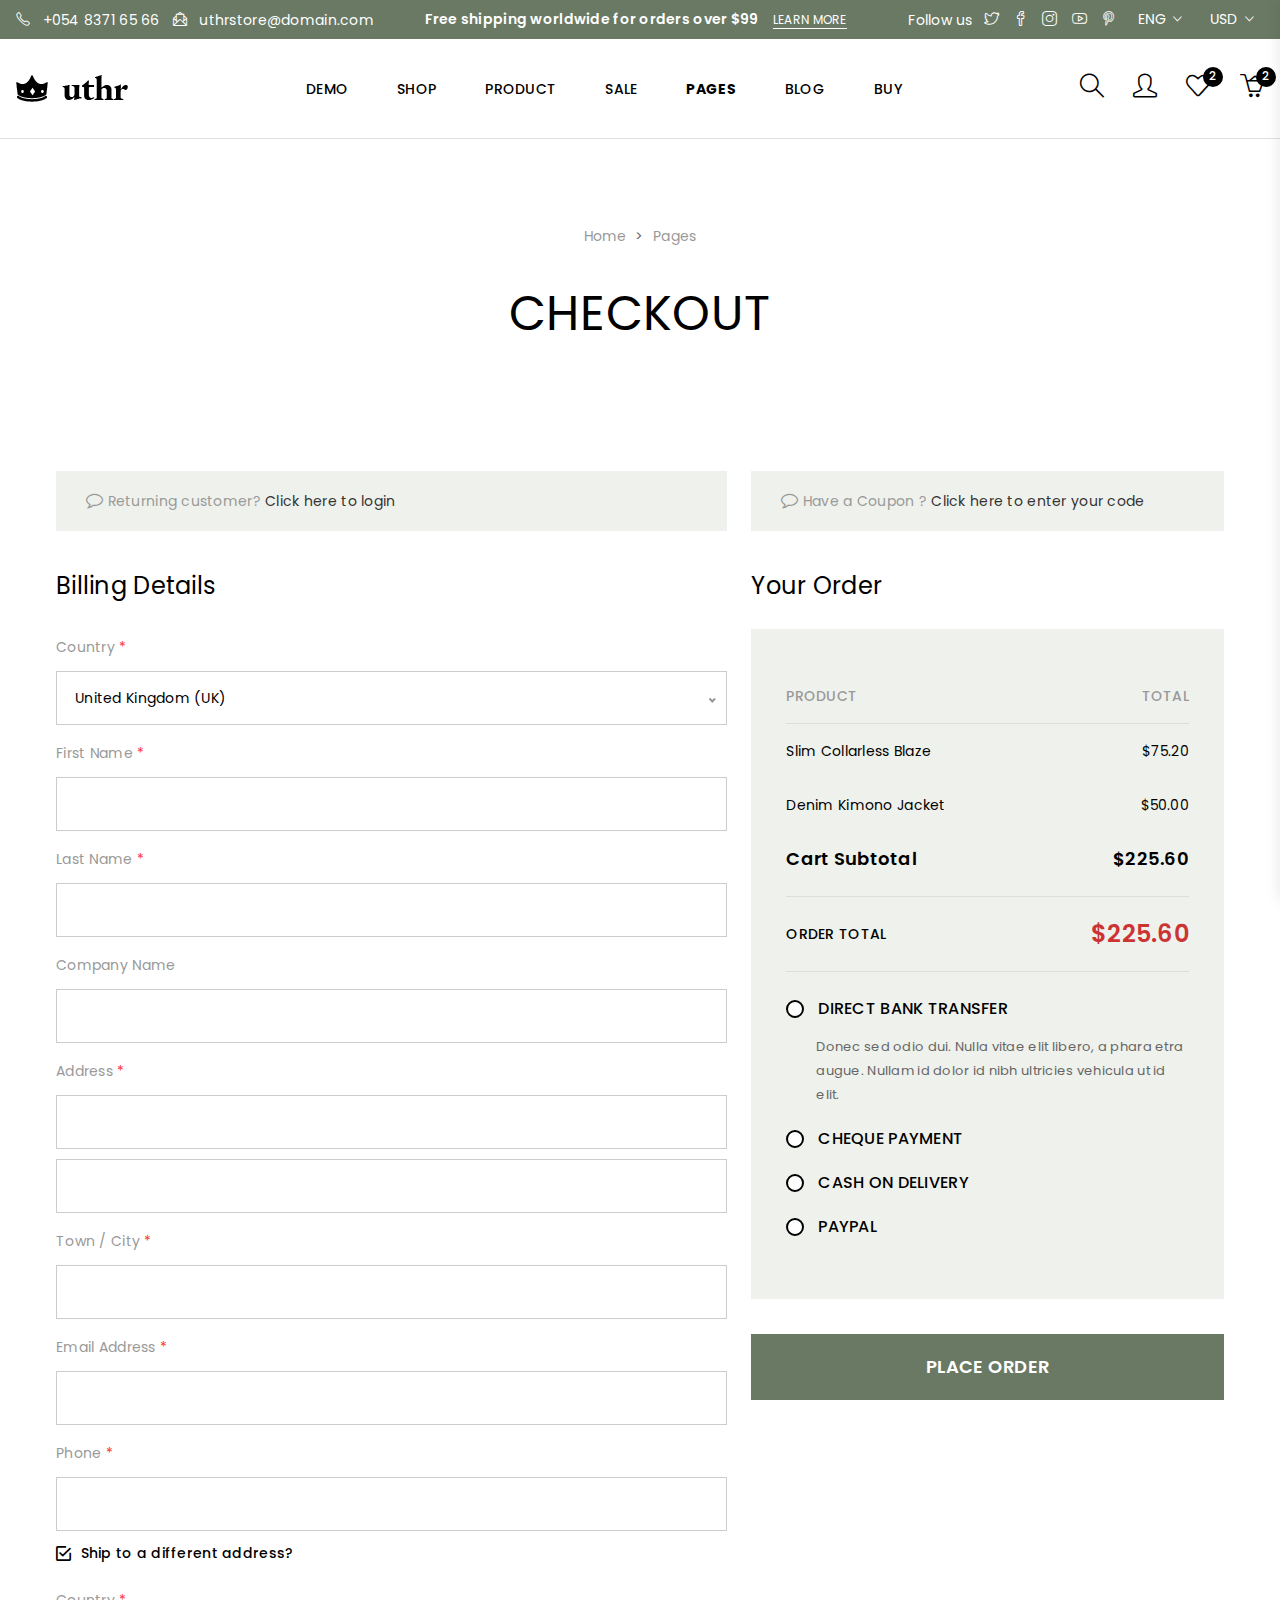
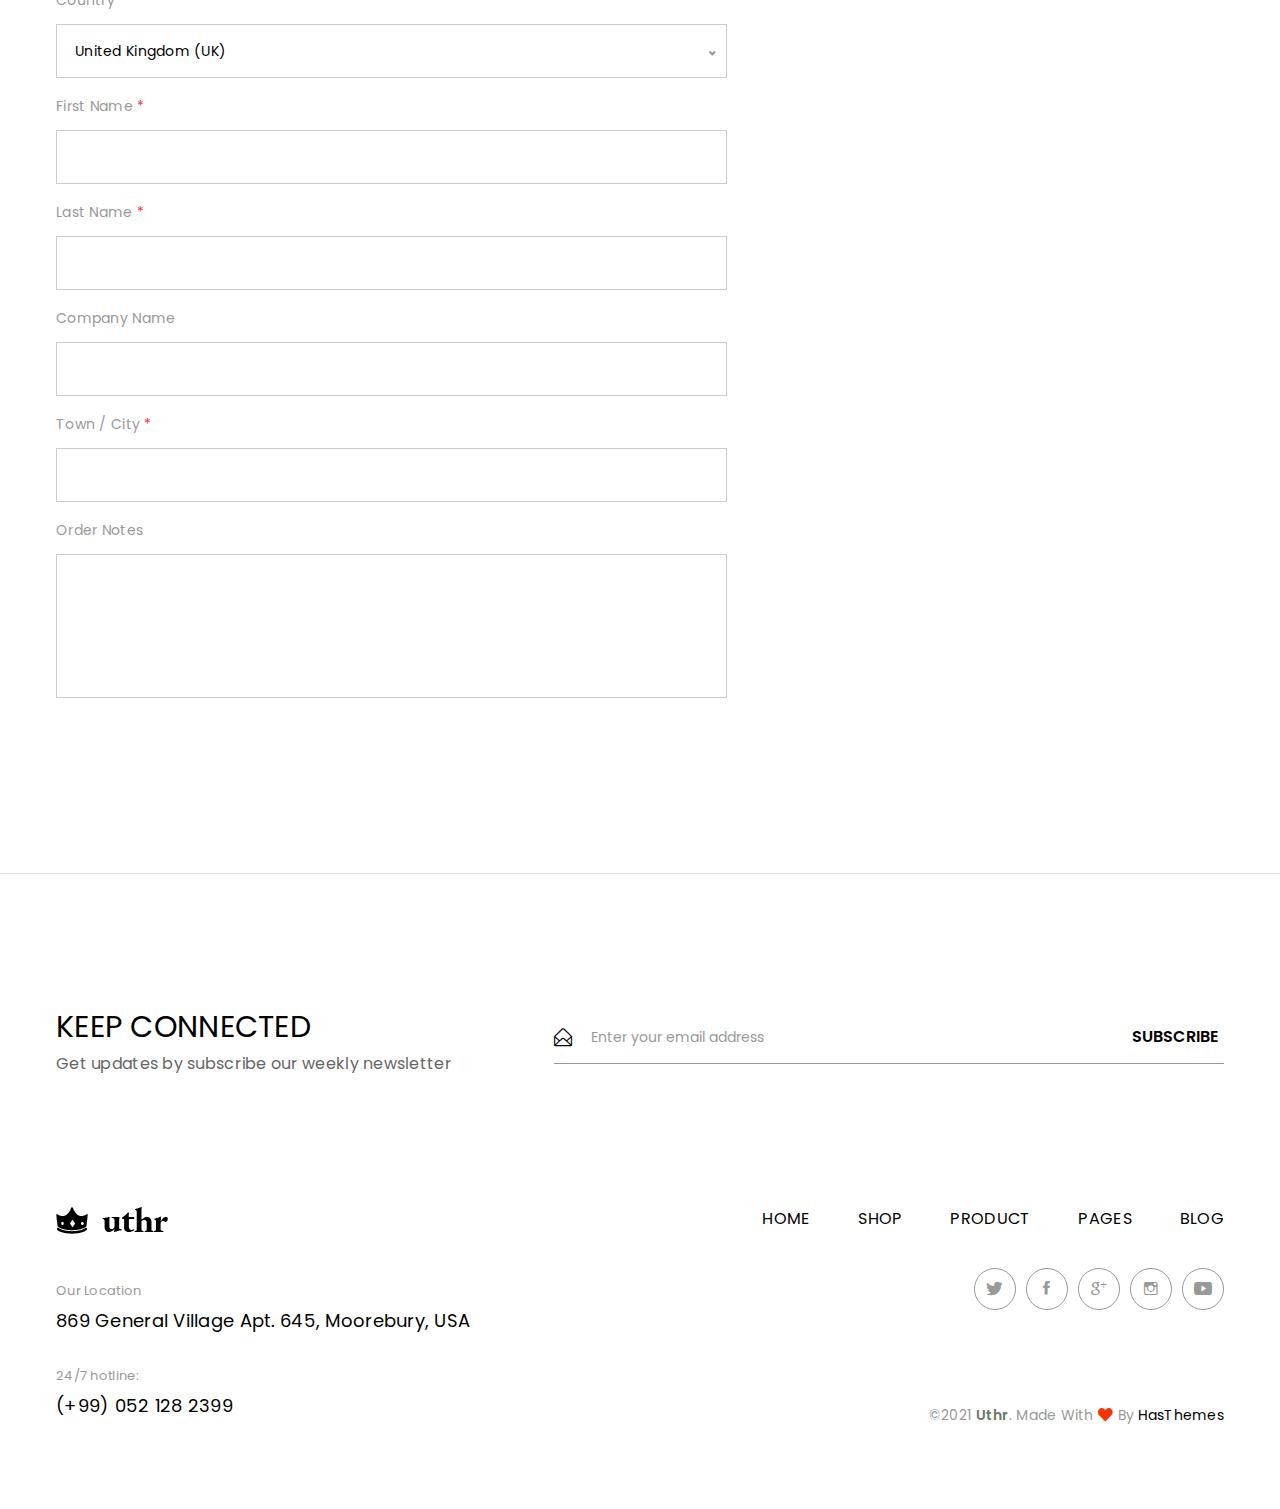
<file: onlineshop/wwwroot/checkout.html>
<!doctype html>
<html class="no-js" lang="en">

<head>
    <meta charset="utf-8">
    <meta http-equiv="x-ua-compatible" content="ie=edge">
    <title>Uthr – Checkout Page </title>
    <meta name="description" content="Uthr Fashion eCommerce Bootstrap 5 Template is an innovative and modern e-commerce online store website template." />
    <meta name="viewport" content="width=device-width, initial-scale=1">
    <link rel="profile" href="https://gmpg.org/xfn/11">
    <link rel="canonical" href="Replace_with_your_PAGE_URL" />

    <!-- Open Graph (OG) meta tags are snippets of code that control how URLs are displayed when shared on social media  -->
    <!-- <meta property="og:locale" content="en_US" />
    <meta property="og:type" content="website" />
    <meta property="og:title" content="Uthr – Fashion eCommerce HTML Template" />
    <meta property="og:url" content="PAGE_URL" />
    <meta property="og:site_name" content="SITE_NAME" /> -->
    <!-- For the og:image content, replace the # with a link of an image -->
    <!-- <meta property="og:image" content="#" />
    <meta property="og:description"
        content="240+ Best Bootstrap Templates are available on this website. Find your template for your project compatible with the most popular HTML library in the world." /> -->

    <!-- Add site Favicon -->
    <link rel="icon" href="https://hasthemes.com/wp-content/uploads/2019/04/cropped-favicon-32x32.png" sizes="32x32" />
    <link rel="icon" href="https://hasthemes.com/wp-content/uploads/2019/04/cropped-favicon-192x192.png"
        sizes="192x192" />
    <link rel="apple-touch-icon" href="https://hasthemes.com/wp-content/uploads/2019/04/cropped-favicon-180x180.png" />
    <meta name="msapplication-TileImage"
        content="https://hasthemes.com/wp-content/uploads/2019/04/cropped-favicon-270x270.png" />

    <!-- CSS
    ========================= -->
    <link rel="stylesheet" href="assets/css/vendor/bootstrap.min.css">
    <link rel="stylesheet" href="assets/css/slick.css">
    <link rel="stylesheet" href="assets/css/simple-line-icons.css">
    <link rel="stylesheet" href="assets/css/ionicons.min.css">
    <link rel="stylesheet" href="assets/css/font.awesome.css">
    <link rel="stylesheet" href="assets/css/animate.css">
    <link rel="stylesheet" href="assets/css/nice-select.css">
    <link rel="stylesheet" href="assets/css/jquery-ui.min.css">
    <link rel="stylesheet" href="assets/css/magnific-popup.css">

    <!-- Main Style CSS -->
    <link rel="stylesheet" href="assets/css/style.css">

    <!--modernizr min js here-->
    <script src="assets/js/vendor/modernizr-3.7.1.min.js"></script>


    <!-- Structured Data  -->
    <script type="application/ld+json">
        {
        "@context": "http://schema.org",
        "@type": "WebSite",
        "name": "Replace_with_your_site_title",
        "url": "Replace_with_your_site_URL"
        }
    </script>
</head>

<body>

    <!--offcanvas menu area start-->
    <div class="body_overlay">

    </div>
    <div class="offcanvas_menu">
        <div class="container">
            <div class="row">
                <div class="col-12">
                    <div class="offcanvas_menu_wrapper">
                        <div class="canvas_close">
                            <a href="javascript:void(0)"><i class="ion-android-close"></i></a>
                        </div>
                        <div class="header_contact_info">
                            <ul class="d-flex">
                                <li class="text-white"> <i class="icons icon-phone"></i> <a href="tel:+05483716566">+054 8371 65 66</a></li>
                                <li class="text-white"> <i class="icon-envelope-letter icons"></i> <a href="#">uthrstore@domain.com</a></li>
                            </ul>
                        </div>
                        <div class="header_social d-flex">
                            <span>Follow us</span>
                            <ul class="d-flex">
                                <li><a href="#"><i class="icon-social-twitter icons"></i></a></li>
                                <li><a href="#"><i class="icon-social-facebook icons"></i></a></li>
                                <li><a href="#"><i class="icon-social-instagram icons"></i></a></li>
                                <li><a href="#"><i class="icon-social-youtube icons"></i></a></li>
                                <li><a href="#"><i class="icon-social-pinterest icons"></i></a></li>
                            </ul>
                        </div>
                        <div class="language_currency">
                            <ul class="d-flex">
                                <li class="language"><a href="#"> Eng <i class="icon-right ion-ios-arrow-down"></i></a>
                                    <ul class="dropdown_language">
                                        <li><a href="#">French</a></li>
                                        <li><a href="#">Spanish</a></li>
                                        <li><a href="#">Russian</a></li>
                                    </ul>
                                </li>
                                <li class="currency"><a href="#"> USd <i class="icon-right ion-ios-arrow-down"></i></a>
                                    <ul class="dropdown_currency">
                                        <li><a href="#">€ Euro</a></li>
                                        <li><a href="#">£ Pound Sterling</a></li>
                                        <li><a href="#">$ US Dollar</a></li>
                                    </ul>
                                </li>
                            </ul>
                        </div>
                        <div id="menu" class="text-left ">
                            <ul class="offcanvas_main_menu">
                                <li class="menu-item-has-children active">
                                    <a href="#">Home</a>
                                </li>
                                <li class="menu-item-has-children">
                                    <a href="shop.html">Shop</a>
                                </li>
                                <li class="menu-item-has-children">
                                    <a href="product-details.html"> Product Details</a>
                                </li>
                                <li><a href="#">sale</a></li>
                                <li class="menu-item-has-children">
                                    <a href="#">pages </a>
                                    <ul class="sub-menu">
                                        <li><a href="cart.html">cart</a></li>
                                        <li><a href="checkout.html">Checkout</a></li>
                                    </ul>
                                </li>
                                <li class="menu-item-has-children">
                                    <a href="#">blog</a>
                                    <ul class="sub-menu">
                                        <li><a href="blog.html">blog</a></li>
                                        <li><a href="blog-details.html">blog details</a></li>
                                    </ul>

                                </li>
                                <li><a href="#">buy</a></li>
                            </ul>
                        </div>
                    </div>
                </div>
            </div>
        </div>
    </div>
    <!--offcanvas menu area end-->
    <!--mini cart-->
    <div class="mini_cart">
        <div class="cart_gallery">
            <div class="cart_close">
                <div class="cart_text">
                    <h3>cart</h3>
                </div>
                <div class="mini_cart_close">
                    <a href="javascript:void(0)"><i class="icon-close icons"></i></a>
                </div>
            </div>
            <div class="cart_item">
               <div class="cart_img">
                   <a href="#"><img src="assets/img/product/product1.jpg" alt=""></a>
               </div>
                <div class="cart_info">
                    <a href="#">Primis In Faucibus</a>
                    <p>1 x <span> $65.00 </span></p>
                </div>
                <div class="cart_remove">
                    <a href="#"><i class="icon-close icons"></i></a>
                </div>
            </div>
            <div class="cart_item">
               <div class="cart_img">
                   <a href="#"><img src="assets/img/product/product2.jpg" alt=""></a>
               </div>
                <div class="cart_info">
                    <a href="#">Letraset Sheets</a>
                    <p>1 x <span> $60.00 </span></p>
                </div>
                <div class="cart_remove">
                    <a href="#"><i class="icon-close icons"></i></a>
                </div>
            </div>
        </div>
        <div class="mini_cart_table">
            <div class="cart_table_border">
                <div class="cart_total">
                    <span>Sub total:</span>
                    <span class="price">$125.00</span>
                </div>
                <div class="cart_total mt-10">
                    <span>total:</span>
                    <span class="price">$125.00</span>
                </div>
            </div>
        </div>
        <div class="mini_cart_footer">
           <div class="cart_button">
                <a href="cart.html"><i class="fa fa-shopping-cart"></i> View cart</a>
            </div>
            <div class="cart_button">
                <a href="checkout.html"><i class="fa fa-sign-in"></i> Checkout</a>
            </div>
        </div>
    </div>
    <!--mini cart end-->
    <!--header area start-->
    <header class="header_section border-bottom">
        <div class="header_top">
            <div class="container-fluid">
                <div class="row">
                    <div class="col-12">
                        <div class="header_top_inner d-flex justify-content-between align-items-center">
                            <div class="header_contact_info">
                                <ul class="d-flex">
                                    <li class="text-white"> <i class="icons icon-phone"></i> <a href="tel:+05483716566">+054 8371 65 66</a></li>
                                    <li class="text-white"> <i class="icon-envelope-letter icons"></i> <a href="#">uthrstore@domain.com</a></li>
                                </ul>
                            </div>
                            <div class="free_shipping_text">
                                <p class="text-white">Free shipping worldwide for orders over $99 <a href="#">Learn More</a></p>
                            </div>
                            <div class="header_top_sidebar d-flex align-items-center">
                                <div class="header_social d-flex">
                                    <span>Follow us</span>
                                    <ul class="d-flex">
                                        <li><a href="#"><i class="icon-social-twitter icons"></i></a></li>
                                        <li><a href="#"><i class="icon-social-facebook icons"></i></a></li>
                                        <li><a href="#"><i class="icon-social-instagram icons"></i></a></li>
                                        <li><a href="#"><i class="icon-social-youtube icons"></i></a></li>
                                        <li><a href="#"><i class="icon-social-pinterest icons"></i></a></li>
                                    </ul>
                                </div>
                                <div class="language_currency">
                                    <ul class="d-flex">
                                        <li class="language"><a href="#"> Eng <i class="icon-right ion-ios-arrow-down"></i></a>
                                            <ul class="dropdown_language">
                                                <li><a href="#">French</a></li>
                                                <li><a href="#">Spanish</a></li>
                                                <li><a href="#">Russian</a></li>
                                            </ul>
                                        </li>
                                        <li class="currency"><a href="#"> USd <i class="icon-right ion-ios-arrow-down"></i></a>
                                            <ul class="dropdown_currency">
                                                <li><a href="#">€ Euro</a></li>
                                                <li><a href="#">£ Pound Sterling</a></li>
                                                <li><a href="#">$ US Dollar</a></li>
                                            </ul>
                                        </li>
                                    </ul>
                                </div>
                            </div>
                        </div>
                    </div>
                </div>
            </div>
        </div>

        <div class="main_header">
            <div class="container-fluid">
                <div class="row">
                    <div class="col-12">
                        <div class="header_container d-flex justify-content-between align-items-center">
                            <div class="canvas_open">
                                <a href="javascript:void(0)"><i class="ion-navicon"></i></a>
                            </div>
                            <div class="header_logo">
                                <a class="sticky_none" href="index.html"><img src="assets/img/logo/logo.png" alt=""></a>
                            </div>
                            <!--main menu start-->
                            <div class="main_menu d-none d-lg-block">
                                <nav>
                                    <ul class="d-flex">
                                        <li><a href="index.html">demo</a> </li>
                                        <li><a href="shop.html">shop</a></li>
                                        <li><a href="product-details.html">product</a></li>
                                        <li><a href="#">sale</a></li>
                                        <li><a class="active" href="#">pages</a>
                                            <ul class="sub_menu">
                                                <li><a href="cart.html">Cart Pages</a></li>
                                                <li><a href="checkout.html">Checkout Pages</a></li>
                                            </ul>
                                        </li>
                                        <li><a href="blog.html">blog</a>
                                            <ul class="sub_menu">
                                                <li><a href="blog.html">Blog Pages</a></li>
                                                <li><a href="blog-details.html">Blog Details</a></li>
                                            </ul>
                                        </li>
                                        <li><a href="#">buy</a></li>
                                    </ul>
                                </nav>
                            </div>
                            <div class="header_account">
                                <ul class="d-flex">
                                    <li class="header_search"><a href="#"><i class="icon-magnifier icons"></i></a></li>
                                    <li class="account_link"><a href="#"><i class="icon-user icons"></i></a>
                                        <ul class="dropdown_account_link">
                                            <li><a href="#">My Account</a></li>
                                            <li><a href="#">Login</a></li>
                                            <li><a href="#">Contact</a></li>
                                        </ul>
                                    </li>
                                    <li><a href="#"><i class="icon-heart icons"></i></a> <span class="item_count">2</span></li>
                                    <li class="shopping_cart"><a href="#"><i class="icon-basket-loaded icons"></i></a> <span class="item_count">2</span></li>
                                </ul>
                            </div>
                        </div>
                    </div>
                </div>
            </div>
        </div>
        <!-- page search box -->
        <div class="page_search_box">
            <div class="search_close">
                <i class="ion-close-round"></i>
            </div>
            <form class="border-bottom" action="#">
                <input class="border-0" placeholder="Search products..." type="text">
                <button type="submit"><span class="icon-magnifier icons"></span></button>
            </form>
        </div>

    </header>
    <!--header area end-->

      <!--breadcrumbs area start-->
    <div class="breadcrumbs_area breadcrumbs_other">
        <div class="container">
            <div class="row">
                <div class="col-12">
                    <div class="breadcrumb_content text-center">
                        <ul>
                            <li><a href="index.html">home</a></li>
                            <li><a href="#">pages</a></li>
                        </ul>
                        <h3>checkout</h3>
                    </div>
                </div>
            </div>
        </div>
    </div>
    <!--breadcrumbs area end-->

    <!--Checkout page section-->
    <div class="checkout_section" id="accordion">
       <div class="container">
            <div class="returning_coupon_area">
                <div class="row">
                    <div class="col-lg-7 col-md-6">
                        <div class="user-actions">
                            <h3>
                                <i class="fa fa-comment-o" aria-hidden="true"></i>
                                Returning customer?
                                <a class="Returning" href="#" data-toggle="collapse" data-target="#checkout_login" aria-expanded="true">Click here to login</a>

                            </h3>
                             <div id="checkout_login" class="collapse" data-parent="#accordion">
                                <div class="checkout_info">
                                    <p>If you have shopped with us before, please enter your details in the boxes below. If you are a new customer please proceed to the Billing & Shipping section.</p>
                                    <form action="#">
                                        <div class="form_group">
                                            <label>Username or email <span>*</span></label>
                                            <input type="text">
                                        </div>
                                        <div class="form_group">
                                            <label>Password  <span>*</span></label>
                                            <input type="text">
                                        </div>
                                        <div class="form_group group_3 ">
                                            <button class="btn btn-primary" type="submit">Login</button>
                                            <label for="remember_box">
                                                <input id="remember_box" type="checkbox">
                                                <span> Remember me </span>
                                            </label>
                                        </div>
                                        <a href="#">Lost your password?</a>
                                    </form>
                                </div>
                            </div>
                        </div>
                    </div>
                    <div class="col-lg-5 col-md-6">
                        <div class="user-actions">
                            <h3>
                                <i class="fa fa-comment-o" aria-hidden="true"></i>
                                Have a Coupon ?
                                <a class="Returning" href="#" data-toggle="collapse" data-target="#checkout_coupon2" aria-expanded="true">Click here to enter your code</a>

                            </h3>
                             <div id="checkout_coupon2" class="collapse" data-parent="#accordion">
                                <div class="checkout_info coupon_info">
                                    <form action="#">
                                        <input placeholder="Coupon code" type="text">
                                        <button class="btn btn-primary" type="submit">Apply coupon</button>
                                    </form>
                                </div>
                            </div>
                        </div>
                    </div>
                </div>
            </div>
            <div class="checkout_form">
                <div class="row">
                    <div class="col-lg-7 col-md-6">
                        <form action="#">
                            <h3>Billing Details</h3>
                            <div class="checkout_form_input">
                                <label for="country">country <span>*</span></label>
                                    <select class="select_option" name="cuntry" id="country">
                                    <option value="2">United Kingdom (UK)  </option>
                                    <option value="3">Algeria</option>
                                    <option value="4">Afghanistan</option>
                                    <option value="5">Ghana</option>
                                    <option value="6">Albania</option>
                                    <option value="7">Bahrain</option>
                                    <option value="8">Colombia</option>
                                    <option value="9">Dominican Republic</option>
                                </select>
                            </div>
                            <div class="checkout_form_input">
                                <label>First Name <span>*</span></label>
                                <input type="text">
                            </div>
                            <div class="checkout_form_input">
                                <label>Last Name  <span>*</span></label>
                                <input type="text">
                            </div>
                            <div class="checkout_form_input">
                                <label>Company Name</label>
                                <input type="text">
                            </div>
                            <div class="checkout_form_input">
                               <label>Address  <span>*</span></label>
                                <input type="text">
                            </div>
                            <div class="checkout_form_input">
                                <input type="text">
                            </div>
                            <div class="checkout_form_input">
                                <label>Town / City <span>*</span></label>
                                <input  type="text">
                            </div>
                            <div class="checkout_form_input">
                                <label> Email Address   <span>*</span></label>
                                <input  type="text">
                            </div>
                            <div class="checkout_form_input">
                                <label> Phone <span>*</span></label>
                                <input  type="text">
                            </div>
                            <p class="different_address"><i class="ion-android-checkbox-outline"></i> Ship to a different address?</p>
                            <div class="checkout_form_input">
                                <label for="country2">country <span>*</span></label>
                                    <select class="select_option" name="cuntry" id="country2">
                                    <option value="2">United Kingdom (UK)  </option>
                                    <option value="3">Algeria</option>
                                    <option value="4">Afghanistan</option>
                                    <option value="5">Ghana</option>
                                    <option value="6">Albania</option>
                                    <option value="7">Bahrain</option>
                                    <option value="8">Colombia</option>
                                    <option value="9">Dominican Republic</option>
                                </select>
                            </div>
                            <div class="checkout_form_input">
                                <label>First Name <span>*</span></label>
                                <input type="text">
                            </div>
                            <div class="checkout_form_input">
                                <label>Last Name  <span>*</span></label>
                                <input type="text">
                            </div>
                            <div class="checkout_form_input">
                                <label>Company Name</label>
                                <input type="text">
                            </div>
                            <div class="checkout_form_input">
                                <label>Town / City <span>*</span></label>
                                <input  type="text">
                            </div>
                            <div class="checkout_form_input">
                                <label>Order Notes</label>
                                <textarea></textarea>
                            </div>
                        </form>
                    </div>
                    <div class="col-lg-5 col-md-6">
                        <div class="order_table_right">
                            <form action="#">
                                <h3>Your order</h3>
                                <div class="order_table table-responsive">
                                    <table>
                                        <thead>
                                            <tr>
                                                <th>Product</th>
                                                <th class="text-right">Total</th>
                                            </tr>
                                        </thead>
                                        <tbody>
                                            <tr>
                                                <td> Slim Collarless Blaze   </td>
                                                <td class="text-right"> $75.20  </td>
                                            </tr>
                                            <tr>
                                                <td> Denim Kimono Jacket     </td>
                                                <td class="text-right"> $50.00</td>
                                            </tr>
                                        </tbody>
                                        <tfoot>
                                            <tr>
                                                <td>Cart Subtotal  </td>
                                                <td class="text-right">$225.60</td>
                                            </tr>
                                            <tr class="order_total">
                                                <th>Order Total</th>
                                                <td class="text-right">$225.60</td>
                                            </tr>
                                        </tfoot>
                                    </table>
                                    <div class="panel-default">
                                        <div class="panel_radio">
                                            <input id="payment1" name="check_method" type="radio" data-target="createp_account" />
                                            <span class="checkmark"></span>
                                        </div>

                                        <label for="payment1" data-toggle="collapse" data-target="#panel1" >direct bank transfer</label>
                                        <div id="panel1" class="collapse show one" data-parent="#accordion">
                                            <div class="card-body1">
                                               <p>Donec sed odio dui. Nulla vitae elit libero, a phara etra augue. Nullam id dolor id nibh ultricies vehicula ut id elit. </p>
                                            </div>
                                        </div>
                                    </div>
                                    <div class="panel-default">
                                        <div class="panel_radio">
                                            <input id="payment2" name="check_method" type="radio" data-target="createp_account" />
                                            <span class="checkmark"></span>
                                        </div>
                                        <label for="payment2" data-toggle="collapse" data-target="#method2" >cheque payment</label>
                                        <div id="method2" class="collapse two" data-parent="#accordion">
                                            <div class="card-body1">
                                               <p>Donec sed odio dui. Nulla vitae elit libero, a phara etra augue. Nullam id dolor id nibh ultricies vehicula ut id elit. </p>
                                            </div>
                                        </div>
                                    </div>
                                    <div class="panel-default">
                                        <div class="panel_radio">
                                            <input id="payment3" name="check_method" type="radio" data-target="createp_account" />
                                            <span class="checkmark"></span>
                                        </div>
                                        <label for="payment3" data-toggle="collapse" data-target="#method3" >cash on delivery</label>
                                        <div id="method3" class="collapse three" data-parent="#accordion">
                                            <div class="card-body1">
                                               <p>Donec sed odio dui. Nulla vitae elit libero, a phara etra augue. Nullam id dolor id nibh ultricies vehicula ut id elit. </p>
                                            </div>
                                        </div>
                                    </div>
                                    <div class="panel-default">
                                        <div class="panel_radio">
                                            <input id="payment4" name="check_method" type="radio" data-target="createp_account" />
                                            <span class="checkmark"></span>
                                        </div>
                                        <label for="payment4" data-toggle="collapse" data-target="#method4" >Paypal</label>
                                        <div id="method4" class="collapse four" data-parent="#accordion">
                                            <div class="card-body1">
                                               <p>Donec sed odio dui. Nulla vitae elit libero, a phara etra augue. Nullam id dolor id nibh ultricies vehicula ut id elit. </p>
                                            </div>
                                        </div>
                                    </div>
                                </div>
                                <div class="place_order_btn">
                                   <a class="btn btn-primary" href="#">place order</a>
                               </div>

                            </form>
                        </div>
                    </div>
                </div>
            </div>
        </div>
    </div>
    <!--Checkout page section end-->

      <!--newsletter section start-->
    <section class="newsletter_section newsletter_padding border-top">
        <div class="container">
            <div class="row">
                <div class="col-12">
                    <div class="newsletter_inner d-flex justify-content-between align-items-center">
                        <div class="newsletter_text">
                            <h3>keep connected</h3>
                            <p>Get updates by subscribe our weekly newsletter</p>
                        </div>
                        <div class="newsletter_subscribe">
                            <form id="mc-form">
                                <input class="border-0" id="mc-email" type="email" autocomplete="off" placeholder="Enter your email address">
                                <i class="icon-envelope-open icons"></i>
                                <button class="border-0" id="mc-submit">Subscribe</button>
                            </form>
                            <!-- mailchimp-alerts Start -->
                            <div class="mailchimp-alerts text-centre">
                                <div class="mailchimp-submitting"></div><!-- mailchimp-submitting end -->
                                <div class="mailchimp-success"></div><!-- mailchimp-success end -->
                                <div class="mailchimp-error"></div><!-- mailchimp-error end -->
                            </div><!-- mailchimp-alerts end -->
                        </div>
                    </div>
                </div>
            </div>
        </div>
    </section>
    <!--newsletter section end-->
    <!--footer area start-->
    <footer class="footer_widgets">
        <div class="container">
            <div class="row">
                <div class="col-lg-5 col-md-5 col-sm-5">
                    <div class="footer_widget_list">
                        <div class="footer_logo">
                            <a href="#"><img src="assets/img/logo/logo.png" alt=""></a>
                        </div>
                        <div class="footer_contact">
                            <div class="footer_contact_list">
                                <span>Our Location</span>
                                <p>869 General Village Apt. 645, Moorebury, USA</p>
                            </div>
                            <div class="footer_contact_list">
                                <span>24/7 hotline:</span>
                                <a href="tel:(+99)0521282399">(+99) 052 128 2399</a>
                            </div>
                        </div>
                    </div>
                </div>
                <div class="col-lg-7 col-md-7 col-sm-7">
                    <div class="footer_widget_list text-right">
                        <div class="footer_menu">
                            <ul class="d-flex justify-content-end">
                                <li><a href="index.html">home</a></li>
                                <li><a href="shop.html">Shop</a></li>
                                <li><a href="product-details.html">Product</a></li>
                                <li><a href="#">pages</a></li>
                                <li><a href="blog.html">Blog</a></li>
                            </ul>
                        </div>
                        <div class="footer_social">
                            <ul class="d-flex justify-content-end">
                                <li><a href="https://twitter.com" data-tippy="Twitter" data-tippy-inertia="true" data-tippy-delay="50"
                                        data-tippy-arrow="true" data-tippy-placement="top"><i class="ion-social-twitter"></i></a></li>
                                <li><a href="https://www.facebook.com" data-tippy="Facebook" data-tippy-inertia="true" data-tippy-delay="50"
                                        data-tippy-arrow="true" data-tippy-placement="top"><i class="ion-social-facebook"></i></a></li>
                                <li><a href="https://www.google.com" data-tippy="googleplus" data-tippy-inertia="true" data-tippy-delay="50"
                                        data-tippy-arrow="true" data-tippy-placement="top"><i class="ion-social-googleplus-outline"></i></a></li>
                                <li><a href="https://www.instagram.com" data-tippy="Instagram" data-tippy-inertia="true" data-tippy-delay="50"
                                        data-tippy-arrow="true" data-tippy-placement="top"><i class="ion-social-instagram-outline"></i></a></li>
                                <li><a href="https://www.youtube.com" data-tippy="Youtube" data-tippy-inertia="true" data-tippy-delay="50"
                                        data-tippy-arrow="true" data-tippy-placement="top"><i class="ion-social-youtube"></i></a></li>
                            </ul>
                        </div>
                        <div class="copyright_right">
                            <p>©2021 <span>Uthr</span>. made with <i class="ion-heart"></i>  by <a href="https://hasthemes.com" target="_blank">HasThemes</a></p>
                        </div>
                    </div>
                </div>
            </div>
        </div>
    </footer>
    <!--footer area end-->



<!-- JS
============================================ -->

<script src="assets/js/vendor/jquery-3.4.1.min.js"></script>
<script src="assets/js/vendor/popper.js"></script>
<script src="assets/js/vendor/bootstrap.min.js"></script>
<script src="assets/js/slick.min.js"></script>
<script src="assets/js/wow.min.js"></script>
<script src="assets/js/jquery.scrollup.min.js"></script>
<script src="assets/js/images-loaded.min.js"></script>
<script src="assets/js/isotope.pkgd.min.js"></script>
<script src="assets/js/jquery.nice-select.js"></script>
<script src="assets/js/tippy-bundle.umd.js"></script>
<script src="assets/js/jquery-ui.min.js"></script>
<script src="assets/js/jquery.instagramFeed.min.js"></script>
<script src="assets/js/jquery.magnific-popup.min.js"></script>
<script src="assets/js/mailchimp-ajax.js"></script>

<!-- Main JS -->
<script src="assets/js/main.js"></script>




</body>

</html>
</file>
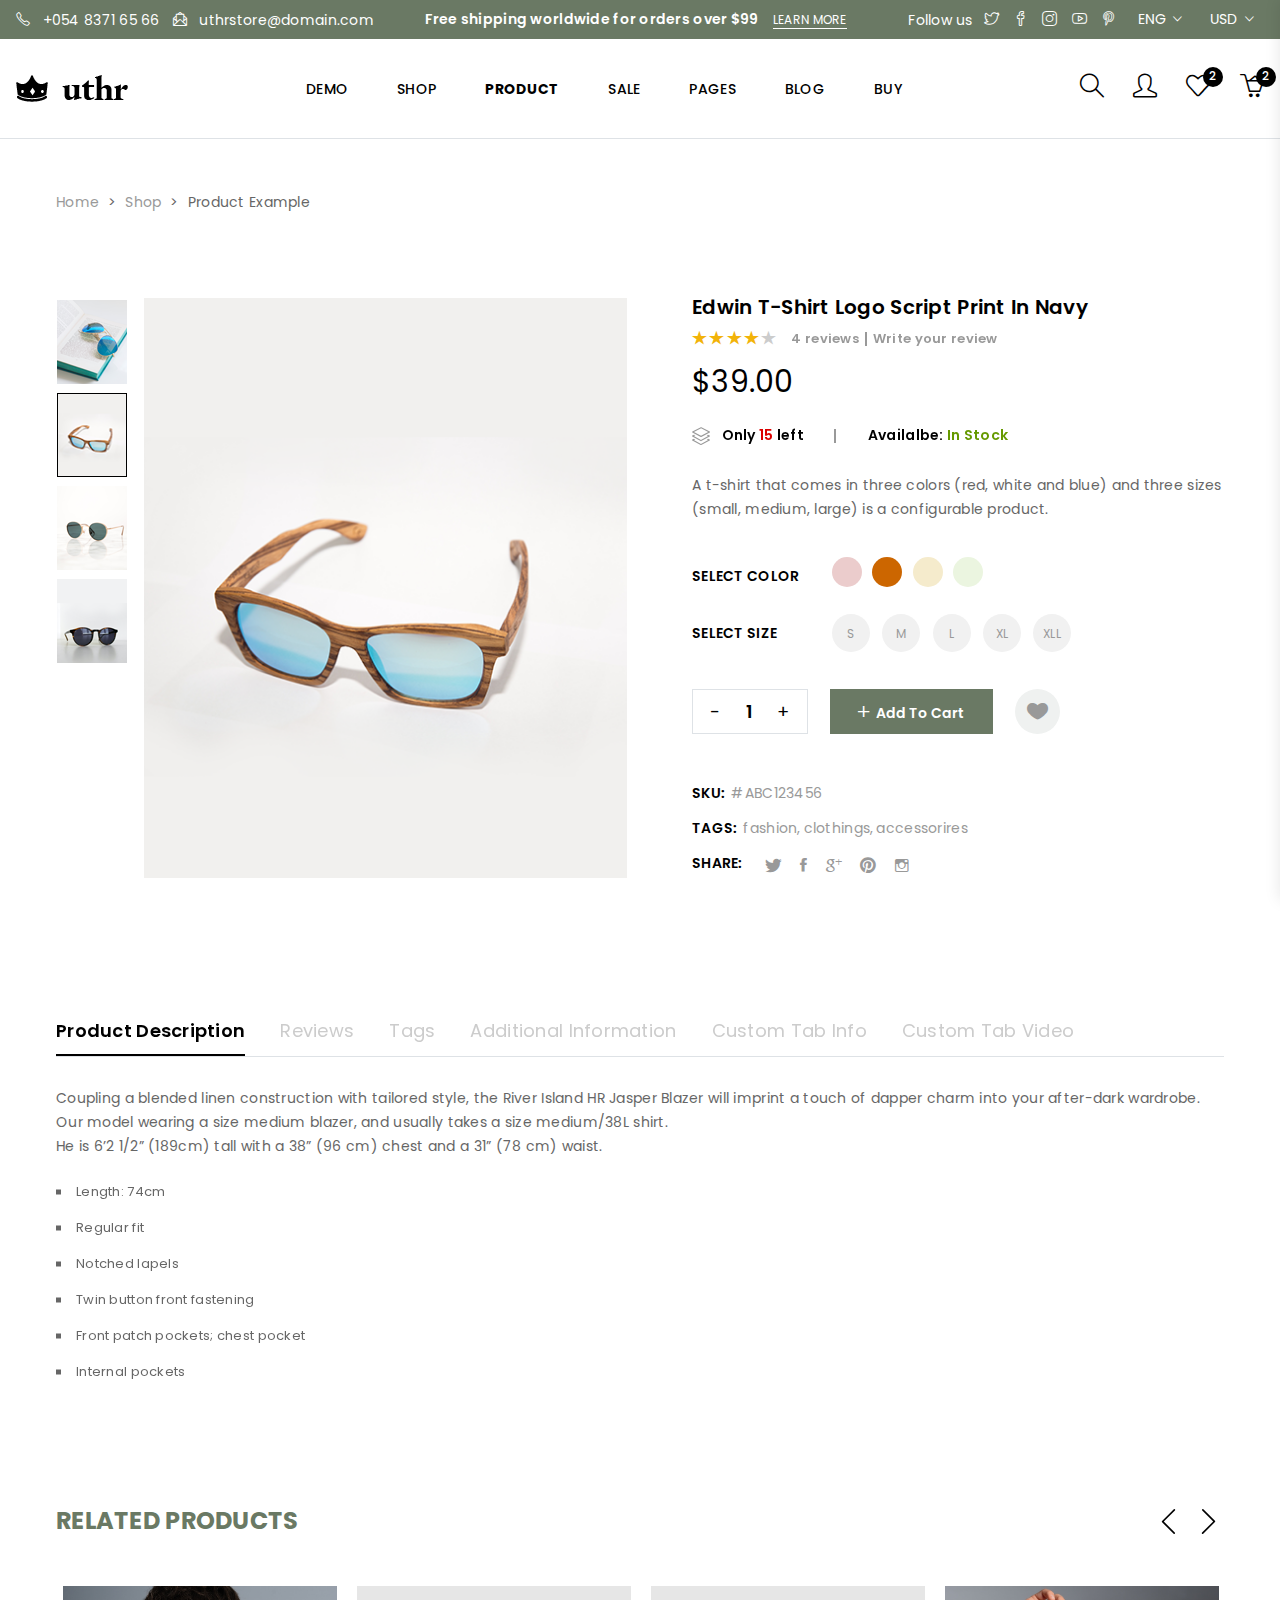
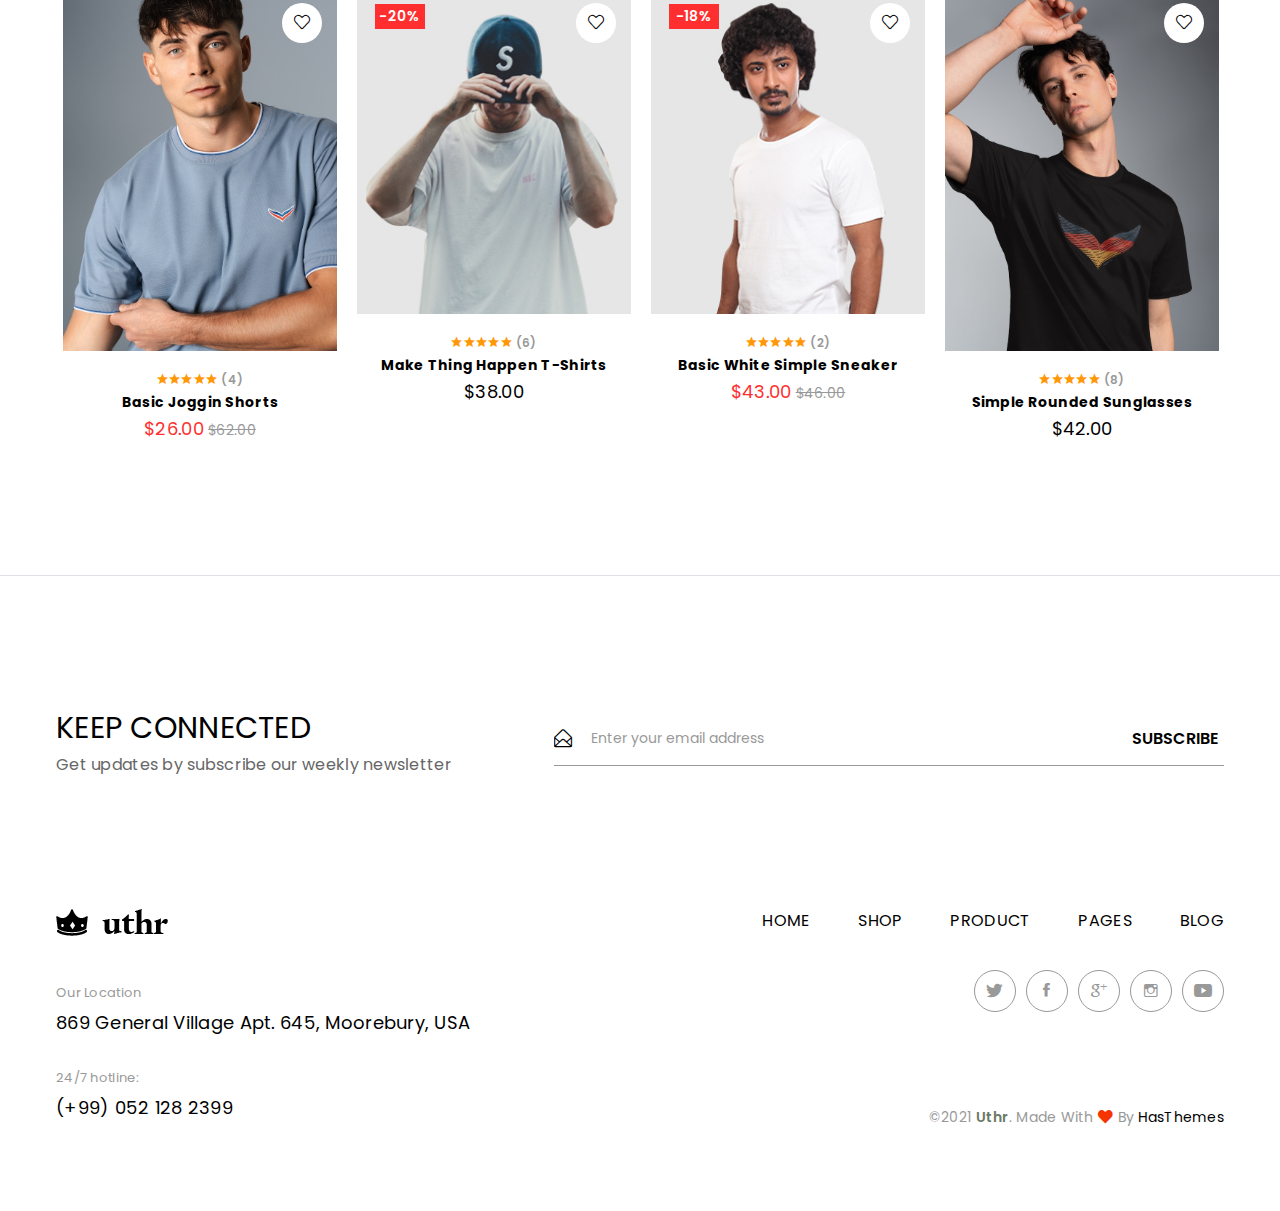
<file: onlineshop/wwwroot/product-details.html>
<!doctype html>
<html class="no-js" lang="en">

<head>
    <meta charset="utf-8">
    <meta http-equiv="x-ua-compatible" content="ie=edge">
    <title>Uthr – Product Details </title>
    <meta name="description" content="Uthr Fashion eCommerce Bootstrap 5 Template is an innovative and modern e-commerce online store website template." />
    <meta name="viewport" content="width=device-width, initial-scale=1">
    <link rel="profile" href="https://gmpg.org/xfn/11">
    <link rel="canonical" href="Replace_with_your_PAGE_URL" />

    <!-- Open Graph (OG) meta tags are snippets of code that control how URLs are displayed when shared on social media  -->
    <!-- <meta property="og:locale" content="en_US" />
    <meta property="og:type" content="website" />
    <meta property="og:title" content="Uthr – Fashion eCommerce HTML Template" />
    <meta property="og:url" content="PAGE_URL" />
    <meta property="og:site_name" content="SITE_NAME" /> -->
    <!-- For the og:image content, replace the # with a link of an image -->
    <!-- <meta property="og:image" content="#" />
    <meta property="og:description"
        content="240+ Best Bootstrap Templates are available on this website. Find your template for your project compatible with the most popular HTML library in the world." /> -->

    <!-- Add site Favicon -->
    <link rel="icon" href="https://hasthemes.com/wp-content/uploads/2019/04/cropped-favicon-32x32.png" sizes="32x32" />
    <link rel="icon" href="https://hasthemes.com/wp-content/uploads/2019/04/cropped-favicon-192x192.png"
        sizes="192x192" />
    <link rel="apple-touch-icon" href="https://hasthemes.com/wp-content/uploads/2019/04/cropped-favicon-180x180.png" />
    <meta name="msapplication-TileImage"
        content="https://hasthemes.com/wp-content/uploads/2019/04/cropped-favicon-270x270.png" />

    <!-- CSS
    ========================= -->
    <link rel="stylesheet" href="assets/css/vendor/bootstrap.min.css">
    <link rel="stylesheet" href="assets/css/slick.css">
    <link rel="stylesheet" href="assets/css/simple-line-icons.css">
    <link rel="stylesheet" href="assets/css/ionicons.min.css">
    <link rel="stylesheet" href="assets/css/font.awesome.css">
    <link rel="stylesheet" href="assets/css/animate.css">
    <link rel="stylesheet" href="assets/css/nice-select.css">
    <link rel="stylesheet" href="assets/css/jquery-ui.min.css">
    <link rel="stylesheet" href="assets/css/magnific-popup.css">

    <!-- Main Style CSS -->
    <link rel="stylesheet" href="assets/css/style.css">

    <!--modernizr min js here-->
    <script src="assets/js/vendor/modernizr-3.7.1.min.js"></script>


    <!-- Structured Data  -->
    <script type="application/ld+json">
        {
        "@context": "http://schema.org",
        "@type": "WebSite",
        "name": "Replace_with_your_site_title",
        "url": "Replace_with_your_site_URL"
        }
    </script>
</head>

<body>

    <!--offcanvas menu area start-->
    <div class="body_overlay">

    </div>
    <div class="offcanvas_menu">
        <div class="container">
            <div class="row">
                <div class="col-12">
                    <div class="offcanvas_menu_wrapper">
                        <div class="canvas_close">
                            <a href="javascript:void(0)"><i class="ion-android-close"></i></a>
                        </div>
                        <div class="header_contact_info">
                            <ul class="d-flex">
                                <li class="text-white"> <i class="icons icon-phone"></i> <a href="tel:+05483716566">+054 8371 65 66</a></li>
                                <li class="text-white"> <i class="icon-envelope-letter icons"></i> <a href="#">uthrstore@domain.com</a></li>
                            </ul>
                        </div>
                        <div class="header_social d-flex">
                            <span>Follow us</span>
                            <ul class="d-flex">
                                <li><a href="#"><i class="icon-social-twitter icons"></i></a></li>
                                <li><a href="#"><i class="icon-social-facebook icons"></i></a></li>
                                <li><a href="#"><i class="icon-social-instagram icons"></i></a></li>
                                <li><a href="#"><i class="icon-social-youtube icons"></i></a></li>
                                <li><a href="#"><i class="icon-social-pinterest icons"></i></a></li>
                            </ul>
                        </div>
                        <div class="language_currency">
                            <ul class="d-flex">
                                <li class="language"><a href="#"> Eng <i class="icon-right ion-ios-arrow-down"></i></a>
                                    <ul class="dropdown_language">
                                        <li><a href="#">French</a></li>
                                        <li><a href="#">Spanish</a></li>
                                        <li><a href="#">Russian</a></li>
                                    </ul>
                                </li>
                                <li class="currency"><a href="#"> USd <i class="icon-right ion-ios-arrow-down"></i></a>
                                    <ul class="dropdown_currency">
                                        <li><a href="#">€ Euro</a></li>
                                        <li><a href="#">£ Pound Sterling</a></li>
                                        <li><a href="#">$ US Dollar</a></li>
                                    </ul>
                                </li>
                            </ul>
                        </div>
                        <div id="menu" class="text-left ">
                            <ul class="offcanvas_main_menu">
                                <li class="menu-item-has-children active">
                                    <a href="#">Home</a>
                                </li>
                                <li class="menu-item-has-children">
                                    <a href="shop.html">Shop</a>
                                </li>
                                <li class="menu-item-has-children">
                                    <a href="product-details.html"> Product Details</a>
                                </li>
                                <li><a href="#">sale</a></li>
                                <li class="menu-item-has-children">
                                    <a href="#">pages </a>
                                    <ul class="sub-menu">
                                        <li><a href="cart.html">cart</a></li>
                                        <li><a href="checkout.html">Checkout</a></li>
                                    </ul>
                                </li>
                                <li class="menu-item-has-children">
                                    <a href="#">blog</a>
                                    <ul class="sub-menu">
                                        <li><a href="blog.html">blog</a></li>
                                        <li><a href="blog-details.html">blog details</a></li>
                                    </ul>

                                </li>
                                <li><a href="#">buy</a></li>
                            </ul>
                        </div>
                    </div>
                </div>
            </div>
        </div>
    </div>
    <!--offcanvas menu area end-->
    <!--mini cart-->
    <div class="mini_cart">
        <div class="cart_gallery">
            <div class="cart_close">
                <div class="cart_text">
                    <h3>cart</h3>
                </div>
                <div class="mini_cart_close">
                    <a href="javascript:void(0)"><i class="icon-close icons"></i></a>
                </div>
            </div>
            <div class="cart_item">
               <div class="cart_img">
                   <a href="#"><img src="assets/img/product/product1.jpg" alt=""></a>
               </div>
                <div class="cart_info">
                    <a href="#">Primis In Faucibus</a>
                    <p>1 x <span> $65.00 </span></p>
                </div>
                <div class="cart_remove">
                    <a href="#"><i class="icon-close icons"></i></a>
                </div>
            </div>
            <div class="cart_item">
               <div class="cart_img">
                   <a href="#"><img src="assets/img/product/product2.jpg" alt=""></a>
               </div>
                <div class="cart_info">
                    <a href="#">Letraset Sheets</a>
                    <p>1 x <span> $60.00 </span></p>
                </div>
                <div class="cart_remove">
                    <a href="#"><i class="icon-close icons"></i></a>
                </div>
            </div>
        </div>
        <div class="mini_cart_table">
            <div class="cart_table_border">
                <div class="cart_total">
                    <span>Sub total:</span>
                    <span class="price">$125.00</span>
                </div>
                <div class="cart_total mt-10">
                    <span>total:</span>
                    <span class="price">$125.00</span>
                </div>
            </div>
        </div>
        <div class="mini_cart_footer">
           <div class="cart_button">
                <a href="cart.html"><i class="fa fa-shopping-cart"></i> View cart</a>
            </div>
            <div class="cart_button">
                <a href="checkout.html"><i class="fa fa-sign-in"></i> Checkout</a>
            </div>
        </div>
    </div>
    <!--mini cart end-->
    <!--header area start-->
    <header class="header_section border-bottom">
        <div class="header_top">
            <div class="container-fluid">
                <div class="row">
                    <div class="col-12">
                        <div class="header_top_inner d-flex justify-content-between align-items-center">
                            <div class="header_contact_info">
                                <ul class="d-flex">
                                    <li class="text-white"> <i class="icons icon-phone"></i> <a href="tel:+05483716566">+054 8371 65 66</a></li>
                                    <li class="text-white"> <i class="icon-envelope-letter icons"></i> <a href="#">uthrstore@domain.com</a></li>
                                </ul>
                            </div>
                            <div class="free_shipping_text">
                                <p class="text-white">Free shipping worldwide for orders over $99 <a href="#">Learn More</a></p>
                            </div>
                            <div class="header_top_sidebar d-flex align-items-center">
                                <div class="header_social d-flex">
                                    <span>Follow us</span>
                                    <ul class="d-flex">
                                        <li><a href="#"><i class="icon-social-twitter icons"></i></a></li>
                                        <li><a href="#"><i class="icon-social-facebook icons"></i></a></li>
                                        <li><a href="#"><i class="icon-social-instagram icons"></i></a></li>
                                        <li><a href="#"><i class="icon-social-youtube icons"></i></a></li>
                                        <li><a href="#"><i class="icon-social-pinterest icons"></i></a></li>
                                    </ul>
                                </div>
                                <div class="language_currency">
                                    <ul class="d-flex">
                                        <li class="language"><a href="#"> Eng <i class="icon-right ion-ios-arrow-down"></i></a>
                                            <ul class="dropdown_language">
                                                <li><a href="#">French</a></li>
                                                <li><a href="#">Spanish</a></li>
                                                <li><a href="#">Russian</a></li>
                                            </ul>
                                        </li>
                                        <li class="currency"><a href="#"> USd <i class="icon-right ion-ios-arrow-down"></i></a>
                                            <ul class="dropdown_currency">
                                                <li><a href="#">€ Euro</a></li>
                                                <li><a href="#">£ Pound Sterling</a></li>
                                                <li><a href="#">$ US Dollar</a></li>
                                            </ul>
                                        </li>
                                    </ul>
                                </div>
                            </div>
                        </div>
                    </div>
                </div>
            </div>
        </div>

        <div class="main_header">
            <div class="container-fluid">
                <div class="row">
                    <div class="col-12">
                        <div class="header_container d-flex justify-content-between align-items-center">
                            <div class="canvas_open">
                                <a href="javascript:void(0)"><i class="ion-navicon"></i></a>
                            </div>
                            <div class="header_logo">
                                <a class="sticky_none" href="index.html"><img src="assets/img/logo/logo.png" alt=""></a>
                            </div>
                            <!--main menu start-->
                            <div class="main_menu d-none d-lg-block">
                                <nav>
                                    <ul class="d-flex">
                                        <li><a href="index.html">demo</a> </li>
                                        <li><a href="shop.html">shop</a></li>
                                        <li><a class="active" href="product-details.html">product</a></li>
                                        <li><a href="#">sale</a></li>
                                        <li><a href="#">pages</a>
                                            <ul class="sub_menu">
                                                <li><a href="cart.html">Cart Pages</a></li>
                                                <li><a href="checkout.html">Checkout Pages</a></li>
                                            </ul>
                                        </li>
                                        <li><a href="blog.html">blog</a>
                                            <ul class="sub_menu">
                                                <li><a href="blog.html">Blog Pages</a></li>
                                                <li><a href="blog-details.html">Blog Details</a></li>
                                            </ul>
                                        </li>
                                        <li><a href="#">buy</a></li>
                                    </ul>
                                </nav>
                            </div>
                            <div class="header_account">
                                <ul class="d-flex">
                                    <li class="header_search"><a href="#"><i class="icon-magnifier icons"></i></a></li>
                                    <li class="account_link"><a href="#"><i class="icon-user icons"></i></a>
                                        <ul class="dropdown_account_link">
                                            <li><a href="#">My Account</a></li>
                                            <li><a href="#">Login</a></li>
                                            <li><a href="#">Contact</a></li>
                                        </ul>
                                    </li>
                                    <li><a href="#"><i class="icon-heart icons"></i></a> <span class="item_count">2</span></li>
                                    <li class="shopping_cart"><a href="#"><i class="icon-basket-loaded icons"></i></a> <span class="item_count">2</span></li>
                                </ul>
                            </div>
                        </div>
                    </div>
                </div>
            </div>
        </div>
        <!-- page search box -->
        <div class="page_search_box">
            <div class="search_close">
                <i class="ion-close-round"></i>
            </div>
            <form class="border-bottom" action="#">
                <input class="border-0" placeholder="Search products..." type="text">
                <button type="submit"><span class="icon-magnifier icons"></span></button>
            </form>
        </div>

    </header>
    <!--header area end-->

    <!--breadcrumbs area start-->
    <div class="breadcrumbs_area breadcrumbs_product">
        <div class="container">
            <div class="row">
                <div class="col-12">
                    <div class="breadcrumb_content">
                        <ul>
                            <li><a href="index.html">home</a></li>
                            <li><a href="shop.html">shop</a></li>
                            <li>Product Example</li>
                        </ul>
                    </div>
                </div>
            </div>
        </div>
    </div>
    <!--breadcrumbs area end-->

    <!--product details start-->
    <section class="product_details mb-135">
        <div class="container">
            <div class="row">
                <div class="col-lg-6 col-md-6">
                    <div class="product_zoom_gallery">
                       <div class="zoom_gallery_inner d-flex">
                           <div class="zoom_tab_img">
                                <a class="zoom_tabimg_list" href="javascript:void(0)"><img src="assets/img/product/small-product/product1.png" alt="tab-thumb"></a>
                                <a class="zoom_tabimg_list" href="javascript:void(0)"><img src="assets/img/product/small-product/product2.png" alt="tab-thumb"></a>
                                <a class="zoom_tabimg_list" href="javascript:void(0)"><img src="assets/img/product/small-product/product3.png" alt="tab-thumb"></a>
                                <a class="zoom_tabimg_list" href="javascript:void(0)"><img src="assets/img/product/small-product/product4.png" alt="tab-thumb"></a>
                                <a class="zoom_tabimg_list" href="javascript:void(0)"><img src="assets/img/product/small-product/product1.png" alt="tab-thumb"></a>
                                <a class="zoom_tabimg_list" href="javascript:void(0)"><img src="assets/img/product/small-product/product2.png" alt="tab-thumb"></a>
                                <a class="zoom_tabimg_list" href="javascript:void(0)"><img src="assets/img/product/small-product/product3.png" alt="tab-thumb"></a>
                                <a class="zoom_tabimg_list" href="javascript:void(0)"><img src="assets/img/product/small-product/product4.png" alt="tab-thumb"></a>
                           </div>
                           <div class="product_zoom_main_img">
                                <div class="product_zoom_thumb">
                                    <img data-image="assets/img/product/big-product/product1.png" src="assets/img/product/big-product/product1.png" alt="">
                                </div>
                                <div class="product_zoom_thumb">
                                    <img data-image="assets/img/product/big-product/product1.png" src="assets/img/product/big-product/product1.png" alt="">
                                </div>
                                <div class="product_zoom_thumb">
                                    <img data-image="assets/img/product/big-product/product1.png" src="assets/img/product/big-product/product1.png" alt="">
                                </div>
                                <div class="product_zoom_thumb">
                                    <img data-image="assets/img/product/big-product/product1.png" src="assets/img/product/big-product/product1.png" alt="">
                                </div>
                                <div class="product_zoom_thumb">
                                    <img data-image="assets/img/product/big-product/product1.png" src="assets/img/product/big-product/product1.png" alt="">
                                </div>
                                <div class="product_zoom_thumb">
                                    <img data-image="assets/img/product/big-product/product1.png" src="assets/img/product/big-product/product1.png" alt="">
                                </div>
                                <div class="product_zoom_thumb">
                                    <img data-image="assets/img/product/big-product/product1.png" src="assets/img/product/big-product/product1.png" alt="">
                                </div>
                                <div class="product_zoom_thumb">
                                    <img data-image="assets/img/product/big-product/product1.png" src="assets/img/product/big-product/product1.png" alt="">
                                </div>
                            </div>
                        </div>
                    </div>
                </div>
                <div class="col-lg-6 col-md-6">
                    <div class="product_d_right">
                       <form action="#">
                            <h1>Edwin T-Shirt Logo Script Print in Navy</h1>
                            <div class="product_ratting_review d-flex align-items-center">
                                <div class=" product_ratting">
                                    <ul class="d-flex">
                                        <li><a href="#"><i class="ion-ios-star"></i></a></li>
                                        <li><a href="#"><i class="ion-ios-star"></i></a></li>
                                        <li><a href="#"><i class="ion-ios-star"></i></a></li>
                                        <li><a href="#"><i class="ion-ios-star"></i></a></li>
                                        <li><a href="#"><i class="ion-ios-star"></i></a></li>
                                    </ul>
                                </div>
                                <div class="product_review">
                                    <ul class="d-flex">
                                        <li>4 reviews</li>
                                        <li>Write your review</li>
                                    </ul>
                                </div>
                            </div>
                            <div class="price_box">
                                <span class="current_price">$39.00</span>
                            </div>
                            <div class="product_availalbe">
                                <ul class="d-flex">
                                    <li><i class="icon-layers icons"></i> Only <span>15</span> left </li>
                                    <li>Availalbe: <span class="stock">In Stock</span></li>
                                </ul>
                            </div>
                            <div class="product_desc">
                                <p>A t-shirt that comes in three colors (red, white and blue) and three sizes (small, medium, large) is a configurable product.  </p>
                            </div>
                            <div class="product_variant">
                                <div class="filter__list widget_color d-flex align-items-center">
                                    <h3>select color</h3>
                                    <ul>
                                       <li>
                                            <input type="checkbox">
                                            <span class="checkmark color1"></span>
                                        </li>
                                        <li>
                                            <input type="checkbox">
                                            <span class="checkmark color2"></span>
                                        </li>
                                        <li>
                                            <input type="checkbox">
                                            <span class="checkmark color3"></span>
                                        </li>
                                        <li>
                                            <input type="checkbox">
                                            <span class="checkmark color5"></span>
                                        </li>
                                    </ul>
                                </div>
                                <div class="filter__list widget_size d-flex align-items-center">
                                    <h3>select size</h3>
                                    <ul>
                                        <li>
                                            <a href="javascript:void(0)">S </a>
                                        </li>
                                        <li>
                                            <a href="javascript:void(0)"> M</a>
                                        </li>
                                        <li>
                                            <a href="javascript:void(0)">L</a>
                                        </li>
                                        <li>
                                            <a href="javascript:void(0)"> XL</a>
                                        </li>
                                        <li>
                                            <a href="javascript:void(0)">XLL</a>
                                        </li>
                                    </ul>
                                </div>

                                <div class="variant_quantity_btn d-flex">
                                    <div class="pro-qty border">
                                        <input min="1" max="100" type="tex" value="1">
                                    </div>
                                    <button class="button btn btn-primary" type="submit"><i class="ion-android-add"></i> Add To Cart</button>
                                    <a class="wishlist" href="#"><i class="ion-ios-heart"></i></a>
                                </div>
                            </div>
                            <div class="product_sku">
                                <p><span>SKU: </span> #ABC123456</p>
                            </div>
                            <div class="product_tags d-flex">
                                <span>tags: </span>
                                <ul class="d-flex">
                                    <li><a href="#">fashion,</a></li>
                                    <li><a href="#">clothings,</a></li>
                                    <li><a href="#">accessorires</a></li>
                                </ul>
                            </div>
                            <div class="priduct_social d-flex">
                                <span>SHARE: </span>
                                <ul>
                                    <li><a href="#"><i class="ion-social-twitter"></i></a></li>
                                    <li><a href="#"><i class="ion-social-facebook"></i></a></li>
                                    <li><a href="#"><i class="ion-social-googleplus-outline"></i></a></li>
                                    <li><a href="#"><i class="ion-social-pinterest"></i></a></li>
                                    <li><a href="#"><i class="ion-social-instagram-outline"></i></a></li>
                                </ul>
                            </div>
                        </form>
                    </div>
                </div>
            </div>
        </div>
    </section>
    <!--product details end-->

    <!--product info start-->
    <div class="product_d_info mb-118">
        <div class="container">
            <div class="row">
                <div class="col-12">
                    <div class="product_d_inner">
                        <div class="product_info_button border-bottom">
                            <ul class="nav" role="tablist">
                                <li >
                                    <a class="active" data-toggle="tab" href="#info" role="tab" aria-controls="info" aria-selected="false">Product Description</a>
                                </li>
                                <li>
                                   <a data-toggle="tab" href="#reviews" role="tab" aria-controls="reviews" aria-selected="false">Reviews          </a>
                                </li>
                                 <li>
                                   <a data-toggle="tab" href="#tags" role="tab" aria-controls="tags" aria-selected="false">Tags </a>
                                </li>
                                <li>
                                     <a data-toggle="tab" href="#additional" role="tab" aria-controls="additional" aria-selected="false">Additional Information </a>
                                </li>
                                <li>
                                     <a data-toggle="tab" href="#tabinfo" role="tab" aria-controls="tabinfo" aria-selected="false">Custom Tab Info  </a>
                                </li>
                                <li>
                                     <a data-toggle="tab" href="#video" role="tab" aria-controls="video" aria-selected="false">Custom Tab Video </a>
                                </li>

                            </ul>
                        </div>
                        <div class="tab-content">
                            <div class="tab-pane fade show active" id="info" role="tabpanel" >
                                <div class="product_info_content">
                                    <p>Coupling a blended linen construction with tailored style, the River Island HR Jasper Blazer will imprint a touch of dapper charm into your after-dark wardrobe. <br> Our model wearing a size medium blazer, and usually takes a size medium/38L shirt. <br> He is 6’2 1/2” (189cm) tall with a 38” (96 cm) chest and a 31” (78 cm) waist.</p>
                                    <ul>
                                        <li>Length: 74cm</li>
                                        <li>Regular fit</li>
                                        <li>Notched lapels</li>
                                        <li>Twin button front fastening</li>
                                        <li>Front patch pockets; chest pocket</li>
                                        <li> Internal pockets</li>
                                    </ul>
                                </div>
                            </div>
                            <div class="tab-pane fade" id="reviews" role="tabpanel" >
                                <div class="reviews_wrapper">
                                    <h2>1 review for Donec eu furniture</h2>
                                    <div class="reviews_comment_box">
                                        <div class="comment_thmb">
                                            <img src="assets/img/blog/comment2.jpg" alt="">
                                        </div>
                                        <div class="comment_text">
                                            <div class="reviews_meta">
                                                <div class="star_rating">
                                                    <ul class="d-flex">
                                                        <li><a href="#"><i class="icon-star"></i></a></li>
                                                       <li><a href="#"><i class="icon-star"></i></a></li>
                                                       <li><a href="#"><i class="icon-star"></i></a></li>
                                                       <li><a href="#"><i class="icon-star"></i></a></li>
                                                       <li><a href="#"><i class="icon-star"></i></a></li>
                                                    </ul>
                                                </div>
                                                <p><strong>admin </strong>- September 12, 2018</p>
                                                <span>roadthemes</span>
                                            </div>
                                        </div>

                                    </div>
                                    <div class="comment_title">
                                        <h2>Add a review </h2>
                                        <p>Your email address will not be published.  Required fields are marked </p>
                                    </div>
                                    <div class="product_ratting mb-10">
                                       <h3>Your rating</h3>
                                        <ul class="d-flex">
                                            <li><a href="#"><i class="icon-star"></i></a></li>
                                               <li><a href="#"><i class="icon-star"></i></a></li>
                                               <li><a href="#"><i class="icon-star"></i></a></li>
                                               <li><a href="#"><i class="icon-star"></i></a></li>
                                               <li><a href="#"><i class="icon-star"></i></a></li>
                                        </ul>
                                    </div>
                                    <div class="product_review_form">
                                        <form action="#">
                                            <div class="row">
                                                <div class="col-12">
                                                    <label for="review_comment">Your review </label>
                                                    <textarea name="comment" id="review_comment" ></textarea>
                                                </div>
                                                <div class="col-lg-6 col-md-6">
                                                    <label for="author">Name</label>
                                                    <input id="author"  type="text">

                                                </div>
                                                <div class="col-lg-6 col-md-6">
                                                    <label for="email">Email </label>
                                                    <input id="email"  type="text">
                                                </div>
                                            </div>
                                            <button type="submit">Submit</button>
                                         </form>
                                    </div>
                                </div>
                            </div>
                            <div class="tab-pane fade" id="tags" role="tabpanel" >
                                <div class="product_info_content">
                                    <ul>
                                        <li>Length: 74cm</li>
                                        <li>Regular fit</li>
                                        <li>Notched lapels</li>
                                        <li>Twin button front fastening</li>
                                        <li>Front patch pockets; chest pocket</li>
                                        <li> Internal pockets</li>
                                    </ul>
                                </div>
                            </div>
                            <div class="tab-pane fade" id="additional" role="tabpanel" >
                                <div class="product_d_table">
                                   <form action="#">
                                        <table>
                                            <tbody>
                                                <tr>
                                                    <td class="first_child">Compositions</td>
                                                    <td>Polyester</td>
                                                </tr>
                                                <tr>
                                                    <td class="first_child">Styles</td>
                                                    <td>Girly</td>
                                                </tr>
                                                <tr>
                                                    <td class="first_child">Properties</td>
                                                    <td>Short Dress</td>
                                                </tr>
                                            </tbody>
                                        </table>
                                    </form>
                                </div>
                                <div class="product_info_content">
                                    <p>Fashion has been creating well-designed collections since 2010. The brand offers feminine designs delivering stylish separates and statement dresses which have since evolved into a full ready-to-wear collection in which every item is a vital part of a woman's wardrobe. The result? Cool, easy, chic looks with youthful elegance and unmistakable signature style. All the beautiful pieces are made in Italy and manufactured with the greatest attention. Now Fashion extends to a range of accessories including shoes, hats, belts and more!</p>
                                </div>
                            </div>
                             <div class="tab-pane fade" id="tabinfo" role="tabpanel" >
                                <div class="product_d_table">
                                   <form action="#">
                                        <table>
                                            <tbody>
                                                <tr>
                                                    <td class="first_child">Compositions</td>
                                                    <td>Polyester</td>
                                                </tr>
                                                <tr>
                                                    <td class="first_child">Styles</td>
                                                    <td>Girly</td>
                                                </tr>
                                                <tr>
                                                    <td class="first_child">Properties</td>
                                                    <td>Short Dress</td>
                                                </tr>
                                            </tbody>
                                        </table>
                                    </form>
                                </div>
                                <div class="product_info_content">
                                    <p>Fashion has been creating well-designed collections since 2010. The brand offers feminine designs delivering stylish separates and statement dresses which have since evolved into a full ready-to-wear collection in which every item is a vital part of a woman's wardrobe. The result? Cool, easy, chic looks with youthful elegance and unmistakable signature style. All the beautiful pieces are made in Italy and manufactured with the greatest attention. Now Fashion extends to a range of accessories including shoes, hats, belts and more!</p>
                                </div>
                            </div>
                            <div class="tab-pane fade" id="video" role="tabpanel" >
                                <div class="product_tab_vidio text-center">
                                    <iframe width="729" height="410" src="https://www.youtube.com/embed/tEFUNLFwPoM?si=nyGAJ6md7_MroEQz"  allow="accelerometer; autoplay; clipboard-write; encrypted-media; gyroscope; picture-in-picture" allowfullscreen></iframe>
                                </div>
                            </div>

                        </div>
                    </div>
                </div>
            </div>
        </div>
    </div>
    <!--product info end-->

    <!--product area start-->
    <section class="product_area related_products mb-118">
        <div class="container">
            <div class="row">
                <div class="col-12">
                    <div class="section_title mb-50">
                        <h2>Related Products</h2>
                    </div>
                </div>
            </div>
            <div class="product_container row">
                <div class=" product_slick slick_slider_activation" data-slick='{
                    "slidesToShow": 4,
                    "slidesToScroll": 1,
                    "arrows": true,
                    "dots": false,
                    "autoplay": false,
                    "speed": 300,
                    "infinite": true,
                    "responsive":[
                      {"breakpoint":992, "settings": { "slidesToShow": 3 } },
                      {"breakpoint":768, "settings": { "slidesToShow": 2 } },
                      {"breakpoint":300, "settings": { "slidesToShow": 1 } }
                     ]
                }'>
                    <div class="col-lg-3">
                        <article class="single_product">
                            <figure>
                                <div class="product_thumb">
                                    <a href="product-details.html" >
                                        <img class="primary_img" src="assets/img/product/product1.jpg" alt="consectetur">
                                    </a>
                                    <div class="product_action">
                                        <ul>
                                            <li class="wishlist"><a href="#" data-tippy="Wishlist" data-tippy-inertia="true" data-tippy-delay="50"
                                            data-tippy-arrow="true" data-tippy-placement="left"><i class="icon-heart icons"></i></a></li>

                                            <li class="quick_view"><a data-toggle="modal" data-target="#modal_box" data-tippy="Quick View" href="#" data-tippy-inertia="true" data-tippy-delay="50" data-tippy-arrow="true" data-tippy-placement="left"><i class="icon-size-fullscreen icons"></i></a></li>
                                            <li class="compare"><a data-tippy="Compare" href="#" data-tippy-inertia="true" data-tippy-delay="50"
                                            data-tippy-arrow="true" data-tippy-placement="left"><i class="icon-refresh icons"></i></a></li>
                                        </ul>
                                    </div>
                                </div>
                                <figcaption class="product_content text-center">
                                    <div class="product_ratting">
                                        <ul class="d-flex justify-content-center">
                                            <li><a href="#"><i class="ion-android-star"></i></a></li>
                                            <li><a href="#"><i class="ion-android-star"></i></a></li>
                                            <li><a href="#"><i class="ion-android-star"></i></a></li>
                                            <li><a href="#"><i class="ion-android-star"></i></a></li>
                                            <li><a href="#"><i class="ion-android-star"></i></a></li>
                                            <li><span>(4)</span></li>
                                        </ul>
                                    </div>
                                    <h4 class="product_name"><a href="product-details.html">Basic Joggin Shorts</a></h4>
                                    <div class="price_box">
                                        <span class="current_price">$26.00</span>
                                        <span class="old_price">$62.00</span>
                                    </div>
                                    <div class="add_to_cart">
                                        <a class="btn btn-primary" href="#" data-tippy="Add To Cart"  data-tippy-inertia="true" data-tippy-delay="50" data-tippy-arrow="true" data-tippy-placement="top">Add To Cart</a>
                                    </div>
                                </figcaption>
                            </figure>
                        </article>
                    </div>
                    <div class="col-lg-3">
                        <article class="single_product">
                            <figure>
                                <div class="product_thumb">
                                    <a href="product-details.html" >
                                        <img class="primary_img" src="assets/img/product/product2.jpg" alt="consectetur">
                                    </a>
                                    <div class="product_action">
                                        <ul>
                                            <li class="wishlist"><a href="#" data-tippy="Wishlist" data-tippy-inertia="true" data-tippy-delay="50"
                                            data-tippy-arrow="true" data-tippy-placement="left"><i class="icon-heart icons"></i></a></li>

                                            <li class="quick_view"><a data-toggle="modal" data-target="#modal_box" data-tippy="Quick View" href="#" data-tippy-inertia="true" data-tippy-delay="50" data-tippy-arrow="true" data-tippy-placement="left"><i class="icon-size-fullscreen icons"></i></a></li>
                                            <li class="compare"><a data-tippy="Compare" href="#" data-tippy-inertia="true" data-tippy-delay="50"
                                            data-tippy-arrow="true" data-tippy-placement="left"><i class="icon-refresh icons"></i></a></li>
                                        </ul>
                                    </div>
                                    <div class="product_label">
                                        <span>-20%</span>
                                    </div>
                                </div>
                                <figcaption class="product_content text-center">
                                    <div class="product_ratting">
                                        <ul class="d-flex justify-content-center">
                                            <li><a href="#"><i class="ion-android-star"></i></a></li>
                                            <li><a href="#"><i class="ion-android-star"></i></a></li>
                                            <li><a href="#"><i class="ion-android-star"></i></a></li>
                                            <li><a href="#"><i class="ion-android-star"></i></a></li>
                                            <li><a href="#"><i class="ion-android-star"></i></a></li>
                                            <li><span>(6)</span></li>
                                        </ul>
                                    </div>
                                    <h4 class="product_name"><a href="product-details.html">Make Thing Happen T-Shirts</a></h4>
                                    <div class="price_box">
                                        <span class="text-black">$38.00</span>

                                    </div>
                                    <div class="add_to_cart">
                                        <a class="btn btn-primary" href="#" data-tippy="Add To Cart"  data-tippy-inertia="true" data-tippy-delay="50" data-tippy-arrow="true" data-tippy-placement="top">Add To Cart</a>
                                    </div>
                                </figcaption>
                            </figure>
                        </article>
                    </div>
                    <div class="col-lg-3">
                        <article class="single_product">
                            <figure>
                                <div class="product_thumb">
                                    <a href="product-details.html" >
                                        <img class="primary_img" src="assets/img/product/product3.jpg" alt="consectetur">
                                    </a>
                                    <div class="product_action">
                                        <ul>
                                            <li class="wishlist"><a href="#" data-tippy="Wishlist" data-tippy-inertia="true" data-tippy-delay="50"
                                            data-tippy-arrow="true" data-tippy-placement="left"><i class="icon-heart icons"></i></a></li>

                                            <li class="quick_view"><a data-toggle="modal" data-target="#modal_box" data-tippy="Quick View" href="#" data-tippy-inertia="true" data-tippy-delay="50" data-tippy-arrow="true" data-tippy-placement="left"><i class="icon-size-fullscreen icons"></i></a></li>
                                            <li class="compare"><a data-tippy="Compare" href="#" data-tippy-inertia="true" data-tippy-delay="50"
                                            data-tippy-arrow="true" data-tippy-placement="left"><i class="icon-refresh icons"></i></a></li>
                                        </ul>
                                    </div>
                                    <div class="product_label">
                                        <span>-18%</span>
                                    </div>
                                </div>
                                <figcaption class="product_content text-center">
                                    <div class="product_ratting">
                                        <ul class="d-flex justify-content-center">
                                            <li><a href="#"><i class="ion-android-star"></i></a></li>
                                            <li><a href="#"><i class="ion-android-star"></i></a></li>
                                            <li><a href="#"><i class="ion-android-star"></i></a></li>
                                            <li><a href="#"><i class="ion-android-star"></i></a></li>
                                            <li><a href="#"><i class="ion-android-star"></i></a></li>
                                            <li><span>(2)</span></li>
                                        </ul>
                                    </div>
                                    <h4 class="product_name"><a href="product-details.html">Basic White Simple Sneaker</a></h4>
                                    <div class="price_box">
                                        <span class="current_price">$43.00</span>
                                        <span class="old_price">$46.00</span>
                                    </div>
                                    <div class="add_to_cart">
                                        <a class="btn btn-primary" href="#" data-tippy="Add To Cart"  data-tippy-inertia="true" data-tippy-delay="50" data-tippy-arrow="true" data-tippy-placement="top">Add To Cart</a>
                                    </div>
                                </figcaption>
                            </figure>
                        </article>
                    </div>
                    <div class="col-lg-3">
                        <article class="single_product">
                            <figure>
                                <div class="product_thumb">
                                    <a href="product-details.html" >
                                        <img class="primary_img" src="assets/img/product/product4.jpg" alt="consectetur">
                                    </a>
                                    <div class="product_action">
                                        <ul>
                                            <li class="wishlist"><a href="#" data-tippy="Wishlist" data-tippy-inertia="true" data-tippy-delay="50"
                                            data-tippy-arrow="true" data-tippy-placement="left"><i class="icon-heart icons"></i></a></li>

                                            <li class="quick_view"><a data-toggle="modal" data-target="#modal_box" data-tippy="Quick View" href="#" data-tippy-inertia="true" data-tippy-delay="50" data-tippy-arrow="true" data-tippy-placement="left"><i class="icon-size-fullscreen icons"></i></a></li>
                                            <li class="compare"><a data-tippy="Compare" href="#" data-tippy-inertia="true" data-tippy-delay="50"
                                            data-tippy-arrow="true" data-tippy-placement="left"><i class="icon-refresh icons"></i></a></li>
                                        </ul>
                                    </div>
                                </div>
                                <figcaption class="product_content text-center">
                                    <div class="product_ratting">
                                        <ul class="d-flex justify-content-center">
                                            <li><a href="#"><i class="ion-android-star"></i></a></li>
                                            <li><a href="#"><i class="ion-android-star"></i></a></li>
                                            <li><a href="#"><i class="ion-android-star"></i></a></li>
                                            <li><a href="#"><i class="ion-android-star"></i></a></li>
                                            <li><a href="#"><i class="ion-android-star"></i></a></li>
                                            <li><span>(8)</span></li>
                                        </ul>
                                    </div>
                                    <h4 class="product_name"><a href="product-details.html">Simple Rounded Sunglasses</a></h4>
                                    <div class="price_box">
                                       <span class="text-black">$42.00</span>
                                    </div>
                                    <div class="add_to_cart">
                                        <a class="btn btn-primary" href="#" data-tippy="Add To Cart"  data-tippy-inertia="true" data-tippy-delay="50" data-tippy-arrow="true" data-tippy-placement="top">Add To Cart</a>
                                    </div>
                                </figcaption>
                            </figure>
                        </article>
                    </div>
                    <div class="col-lg-3">
                        <article class="single_product">
                            <figure>
                                <div class="product_thumb">
                                    <a href="product-details.html" >
                                        <img class="primary_img" src="assets/img/product/product1.jpg" alt="consectetur">
                                    </a>
                                    <div class="product_action">
                                        <ul>
                                            <li class="wishlist"><a href="#" data-tippy="Wishlist" data-tippy-inertia="true" data-tippy-delay="50"
                                            data-tippy-arrow="true" data-tippy-placement="left"><i class="icon-heart icons"></i></a></li>

                                            <li class="quick_view"><a data-toggle="modal" data-target="#modal_box" data-tippy="Quick View" href="#" data-tippy-inertia="true" data-tippy-delay="50" data-tippy-arrow="true" data-tippy-placement="left"><i class="icon-size-fullscreen icons"></i></a></li>
                                            <li class="compare"><a data-tippy="Compare" href="#" data-tippy-inertia="true" data-tippy-delay="50"
                                            data-tippy-arrow="true" data-tippy-placement="left"><i class="icon-refresh icons"></i></a></li>
                                        </ul>
                                    </div>
                                </div>
                                <figcaption class="product_content text-center">
                                    <div class="product_ratting">
                                        <ul class="d-flex justify-content-center">
                                            <li><a href="#"><i class="ion-android-star"></i></a></li>
                                            <li><a href="#"><i class="ion-android-star"></i></a></li>
                                            <li><a href="#"><i class="ion-android-star"></i></a></li>
                                            <li><a href="#"><i class="ion-android-star"></i></a></li>
                                            <li><a href="#"><i class="ion-android-star"></i></a></li>
                                            <li><span>(12)</span></li>
                                        </ul>
                                    </div>
                                    <h4 class="product_name"><a href="product-details.html">Basic Joggin Shorts</a></h4>
                                    <div class="price_box">
                                        <span class="current_price">$26.00</span>
                                        <span class="old_price">$362.00</span>
                                    </div>
                                    <div class="add_to_cart">
                                        <a class="btn btn-primary" href="#" data-tippy="Add To Cart"  data-tippy-inertia="true" data-tippy-delay="50" data-tippy-arrow="true" data-tippy-placement="top">Add To Cart</a>
                                    </div>
                                </figcaption>
                            </figure>
                        </article>
                    </div>
                    <div class="col-lg-3">
                        <article class="single_product">
                            <figure>
                                <div class="product_thumb">
                                    <a href="product-details.html" >
                                        <img class="primary_img" src="assets/img/product/product2.jpg" alt="consectetur">
                                    </a>
                                    <div class="product_action">
                                        <ul>
                                            <li class="wishlist"><a href="#" data-tippy="Wishlist" data-tippy-inertia="true" data-tippy-delay="50"
                                            data-tippy-arrow="true" data-tippy-placement="left"><i class="icon-heart icons"></i></a></li>

                                            <li class="quick_view"><a data-toggle="modal" data-target="#modal_box" data-tippy="Quick View" href="#" data-tippy-inertia="true" data-tippy-delay="50" data-tippy-arrow="true" data-tippy-placement="left"><i class="icon-size-fullscreen icons"></i></a></li>
                                            <li class="compare"><a data-tippy="Compare" href="#" data-tippy-inertia="true" data-tippy-delay="50"
                                            data-tippy-arrow="true" data-tippy-placement="left"><i class="icon-refresh icons"></i></a></li>
                                        </ul>
                                    </div>
                                    <div class="product_label">
                                        <span>-20%</span>
                                    </div>
                                </div>
                                <figcaption class="product_content text-center">
                                    <div class="product_ratting">
                                        <ul class="d-flex justify-content-center">
                                            <li><a href="#"><i class="ion-android-star"></i></a></li>
                                            <li><a href="#"><i class="ion-android-star"></i></a></li>
                                            <li><a href="#"><i class="ion-android-star"></i></a></li>
                                            <li><a href="#"><i class="ion-android-star"></i></a></li>
                                            <li><a href="#"><i class="ion-android-star"></i></a></li>
                                            <li><span>(14)</span></li>
                                        </ul>
                                    </div>
                                    <h4 class="product_name"><a href="product-details.html">Simple Rounded Sunglasses</a></h4>
                                    <div class="price_box">
                                        <span class="current_price">$35.00</span>
                                        <span class="old_price">$38.00</span>
                                    </div>
                                    <div class="add_to_cart">
                                        <a class="btn btn-primary" href="#" data-tippy="Add To Cart"  data-tippy-inertia="true" data-tippy-delay="50" data-tippy-arrow="true" data-tippy-placement="top">Add To Cart</a>
                                    </div>
                                </figcaption>
                            </figure>
                        </article>
                    </div>
                </div>
            </div>
        </div>
    </section>
    <!--product area end-->

    <!--newsletter section start-->
    <section class="newsletter_section newsletter_padding border-top">
        <div class="container">
            <div class="row">
                <div class="col-12">
                    <div class="newsletter_inner d-flex justify-content-between align-items-center">
                        <div class="newsletter_text">
                            <h3>keep connected</h3>
                            <p>Get updates by subscribe our weekly newsletter</p>
                        </div>
                        <div class="newsletter_subscribe">
                            <form id="mc-form">
                                <input class="border-0" id="mc-email" type="email" autocomplete="off" placeholder="Enter your email address">
                                <i class="icon-envelope-open icons"></i>
                                <button class="border-0" id="mc-submit">Subscribe</button>
                            </form>
                            <!-- mailchimp-alerts Start -->
                            <div class="mailchimp-alerts text-centre">
                                <div class="mailchimp-submitting"></div><!-- mailchimp-submitting end -->
                                <div class="mailchimp-success"></div><!-- mailchimp-success end -->
                                <div class="mailchimp-error"></div><!-- mailchimp-error end -->
                            </div><!-- mailchimp-alerts end -->
                        </div>
                    </div>
                </div>
            </div>
        </div>
    </section>
    <!--newsletter section end-->


    <!--footer area start-->
    <footer class="footer_widgets">
        <div class="container">
            <div class="row">
                <div class="col-lg-5 col-md-5 col-sm-5">
                    <div class="footer_widget_list">
                        <div class="footer_logo">
                            <a href="#"><img src="assets/img/logo/logo.png" alt=""></a>
                        </div>
                        <div class="footer_contact">
                            <div class="footer_contact_list">
                                <span>Our Location</span>
                                <p>869 General Village Apt. 645, Moorebury, USA</p>
                            </div>
                            <div class="footer_contact_list">
                                <span>24/7 hotline:</span>
                                <a href="tel:(+99)0521282399">(+99) 052 128 2399</a>
                            </div>
                        </div>
                    </div>
                </div>
                <div class="col-lg-7 col-md-7 col-sm-7">
                    <div class="footer_widget_list text-right">
                        <div class="footer_menu">
                            <ul class="d-flex justify-content-end">
                                <li><a href="index.html">home</a></li>
                                <li><a href="shop.html">Shop</a></li>
                                <li><a href="product-details.html">Product</a></li>
                                <li><a href="#">pages</a></li>
                                <li><a href="blog.html">Blog</a></li>
                            </ul>
                        </div>
                        <div class="footer_social">
                            <ul class="d-flex justify-content-end">
                                <li><a href="https://twitter.com" data-tippy="Twitter" data-tippy-inertia="true" data-tippy-delay="50"
                                        data-tippy-arrow="true" data-tippy-placement="top"><i class="ion-social-twitter"></i></a></li>
                                <li><a href="https://www.facebook.com" data-tippy="Facebook" data-tippy-inertia="true" data-tippy-delay="50"
                                        data-tippy-arrow="true" data-tippy-placement="top"><i class="ion-social-facebook"></i></a></li>
                                <li><a href="https://www.google.com" data-tippy="googleplus" data-tippy-inertia="true" data-tippy-delay="50"
                                        data-tippy-arrow="true" data-tippy-placement="top"><i class="ion-social-googleplus-outline"></i></a></li>
                                <li><a href="https://www.instagram.com" data-tippy="Instagram" data-tippy-inertia="true" data-tippy-delay="50"
                                        data-tippy-arrow="true" data-tippy-placement="top"><i class="ion-social-instagram-outline"></i></a></li>
                                <li><a href="https://www.youtube.com" data-tippy="Youtube" data-tippy-inertia="true" data-tippy-delay="50"
                                        data-tippy-arrow="true" data-tippy-placement="top"><i class="ion-social-youtube"></i></a></li>
                            </ul>
                        </div>
                        <div class="copyright_right">
                            <p>©2021 <span>Uthr</span>. made with <i class="ion-heart"></i>  by <a href="https://hasthemes.com" target="_blank">HasThemes</a></p>
                        </div>
                    </div>
                </div>
            </div>
        </div>
    </footer>
    <!--footer area end-->

     <!-- modal area start-->
    <div class="modal fade" id="modal_box" tabindex="-1" role="dialog"  aria-hidden="true">
        <div class="modal-dialog modal-dialog-centered" role="document">
            <div class="modal-content">
                <button type="button" class="close" data-dismiss="modal" aria-label="Close">
                  <span aria-hidden="true"><i class="ion-android-close"></i></span>
                </button>
                <div class="modal_body">
                    <div class="container">
                        <div class="row">
                            <div class="col-lg-6 col-md-6 col-sm-12">
                                <div class="modal_zoom_gallery">
                                   <div class="product_zoom_thumb">
                                        <img src="assets/img/product/big-product/product1.png" alt="">
                                    </div>
                                </div>
                            </div>
                            <div class="col-lg-6 col-md-6 col-sm-12">
                                <div class="modal_right">
                                    <div class="modal_title mb-10">
                                        <h2>Donec Ac Tempus</h2>
                                    </div>
                                    <div class="modal_price mb-10">
                                        <span class="new_price">$64.99</span>
                                        <span class="old_price" >$78.99</span>
                                    </div>
                                    <div class="modal_description mb-15">
                                        <p>Lorem ipsum dolor sit amet, consectetur adipisicing elit. Mollitia iste laborum ad impedit pariatur esse optio tempora sint ullam autem deleniti nam in quos qui,  </p>
                                    </div>
                                    <div class="variants_selects">
                                        <div class="variants_size">
                                           <h2>size</h2>
                                           <select class="select_option">
                                               <option selected value="1">s</option>
                                               <option value="1">m</option>
                                               <option value="1">l</option>
                                               <option value="1">xl</option>
                                               <option value="1">xxl</option>
                                           </select>
                                        </div>
                                        <div class="variants_color">
                                           <h2>color</h2>
                                           <select class="select_option">
                                               <option selected value="1">purple</option>
                                               <option value="1">violet</option>
                                               <option value="1">black</option>
                                               <option value="1">pink</option>
                                               <option value="1">orange</option>
                                           </select>
                                        </div>
                                        <div class="modal_add_to_cart">
                                            <form action="#">
                                                <input min="1" max="100" step="2" value="1" type="number">
                                                <button type="submit">add to cart</button>
                                            </form>
                                        </div>
                                    </div>
                                    <div class="modal_social">
                                        <h2>Share this product</h2>
                                        <ul>
                                            <li class="facebook"><a href="#"><i class="fa fa-facebook"></i></a></li>
                                            <li class="twitter"><a href="#"><i class="fa fa-twitter"></i></a></li>
                                            <li class="pinterest"><a href="#"><i class="fa fa-pinterest"></i></a></li>
                                            <li class="google-plus"><a href="#"><i class="fa fa-google-plus"></i></a></li>
                                            <li class="linkedin"><a href="#"><i class="fa fa-linkedin"></i></a></li>
                                        </ul>
                                    </div>
                                </div>
                            </div>
                        </div>
                    </div>
                </div>
            </div>
        </div>
    </div>
    <!-- modal area end-->

<!-- JS
============================================ -->

<script src="assets/js/vendor/jquery-3.4.1.min.js"></script>
<script src="assets/js/vendor/popper.js"></script>
<script src="assets/js/vendor/bootstrap.min.js"></script>
<script src="assets/js/slick.min.js"></script>
<script src="assets/js/wow.min.js"></script>
<script src="assets/js/jquery.scrollup.min.js"></script>
<script src="assets/js/images-loaded.min.js"></script>
<script src="assets/js/isotope.pkgd.min.js"></script>
<script src="assets/js/jquery.nice-select.js"></script>
<script src="assets/js/tippy-bundle.umd.js"></script>
<script src="assets/js/jquery-ui.min.js"></script>
<script src="assets/js/jquery.instagramFeed.min.js"></script>
<script src="assets/js/jquery.magnific-popup.min.js"></script>
<script src="assets/js/mailchimp-ajax.js"></script>


<!-- Main JS -->
<script src="assets/js/main.js"></script>


</body>

</html>
</file>
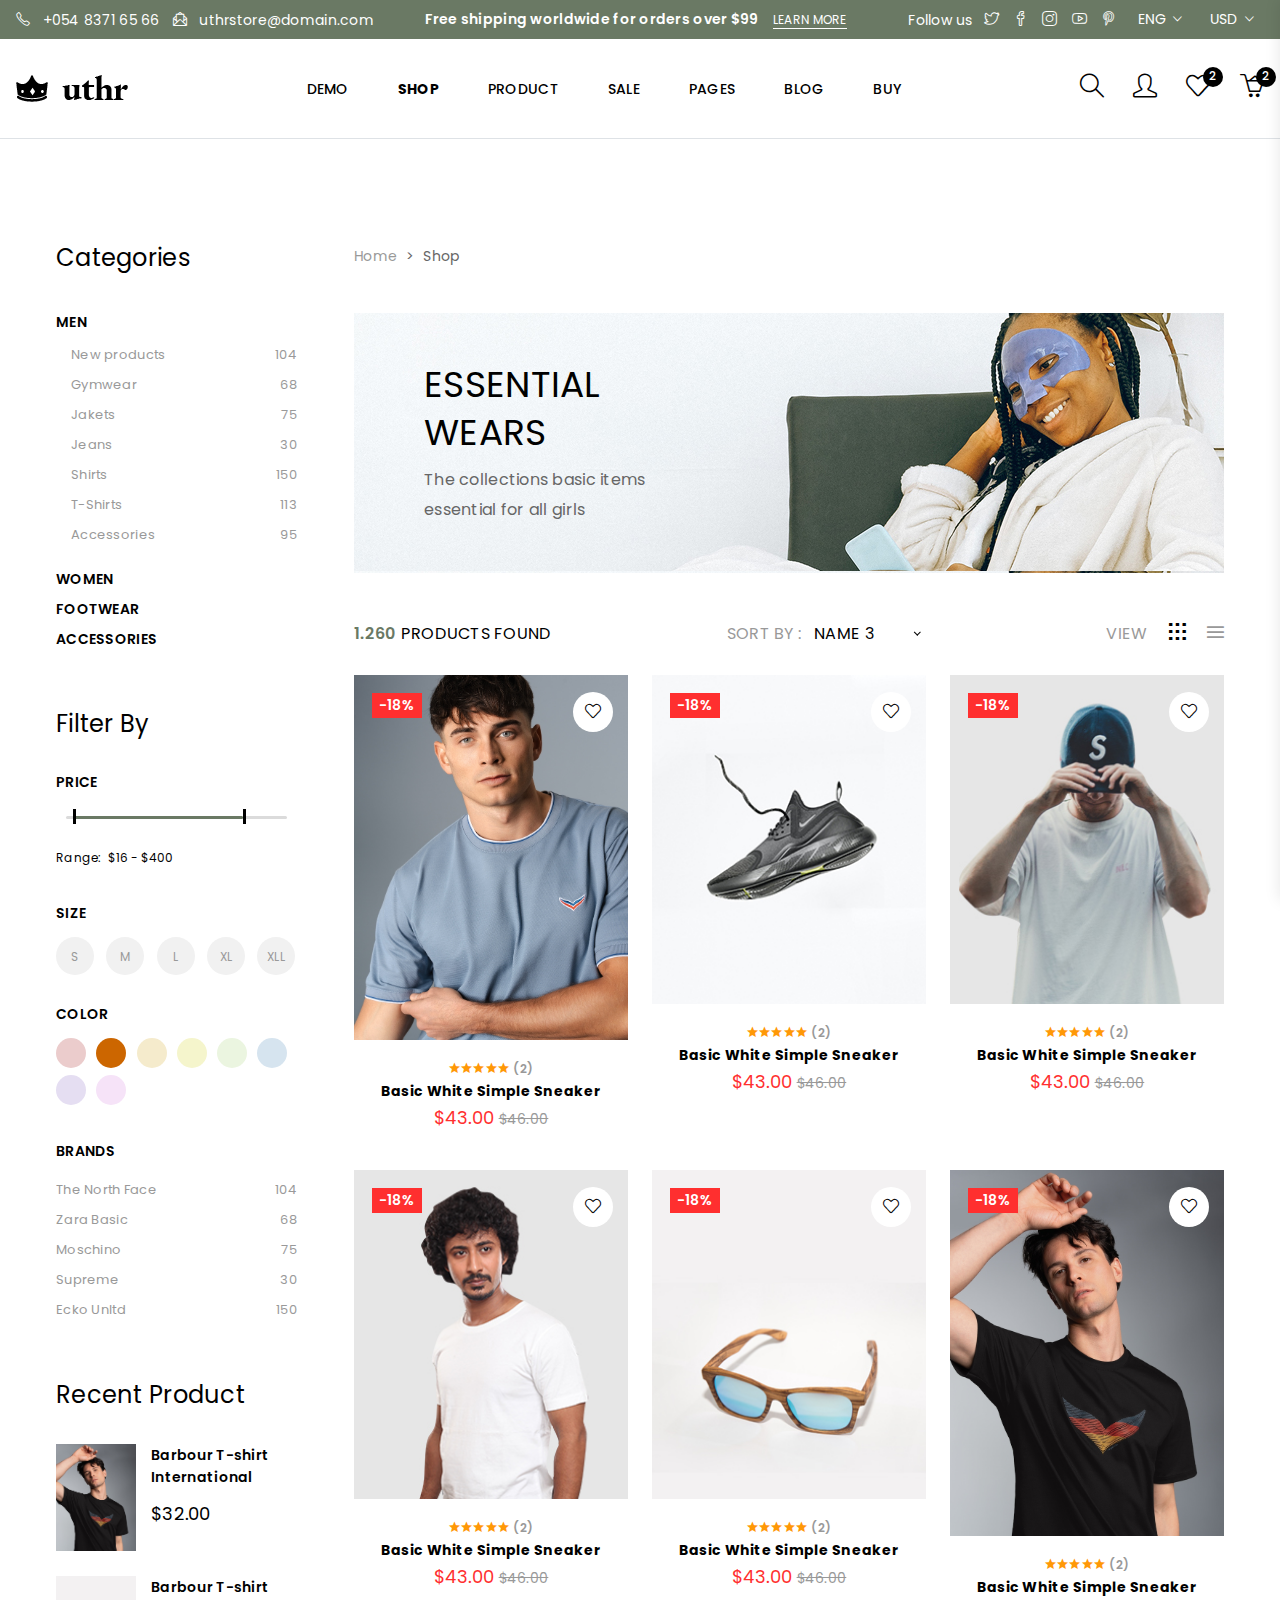
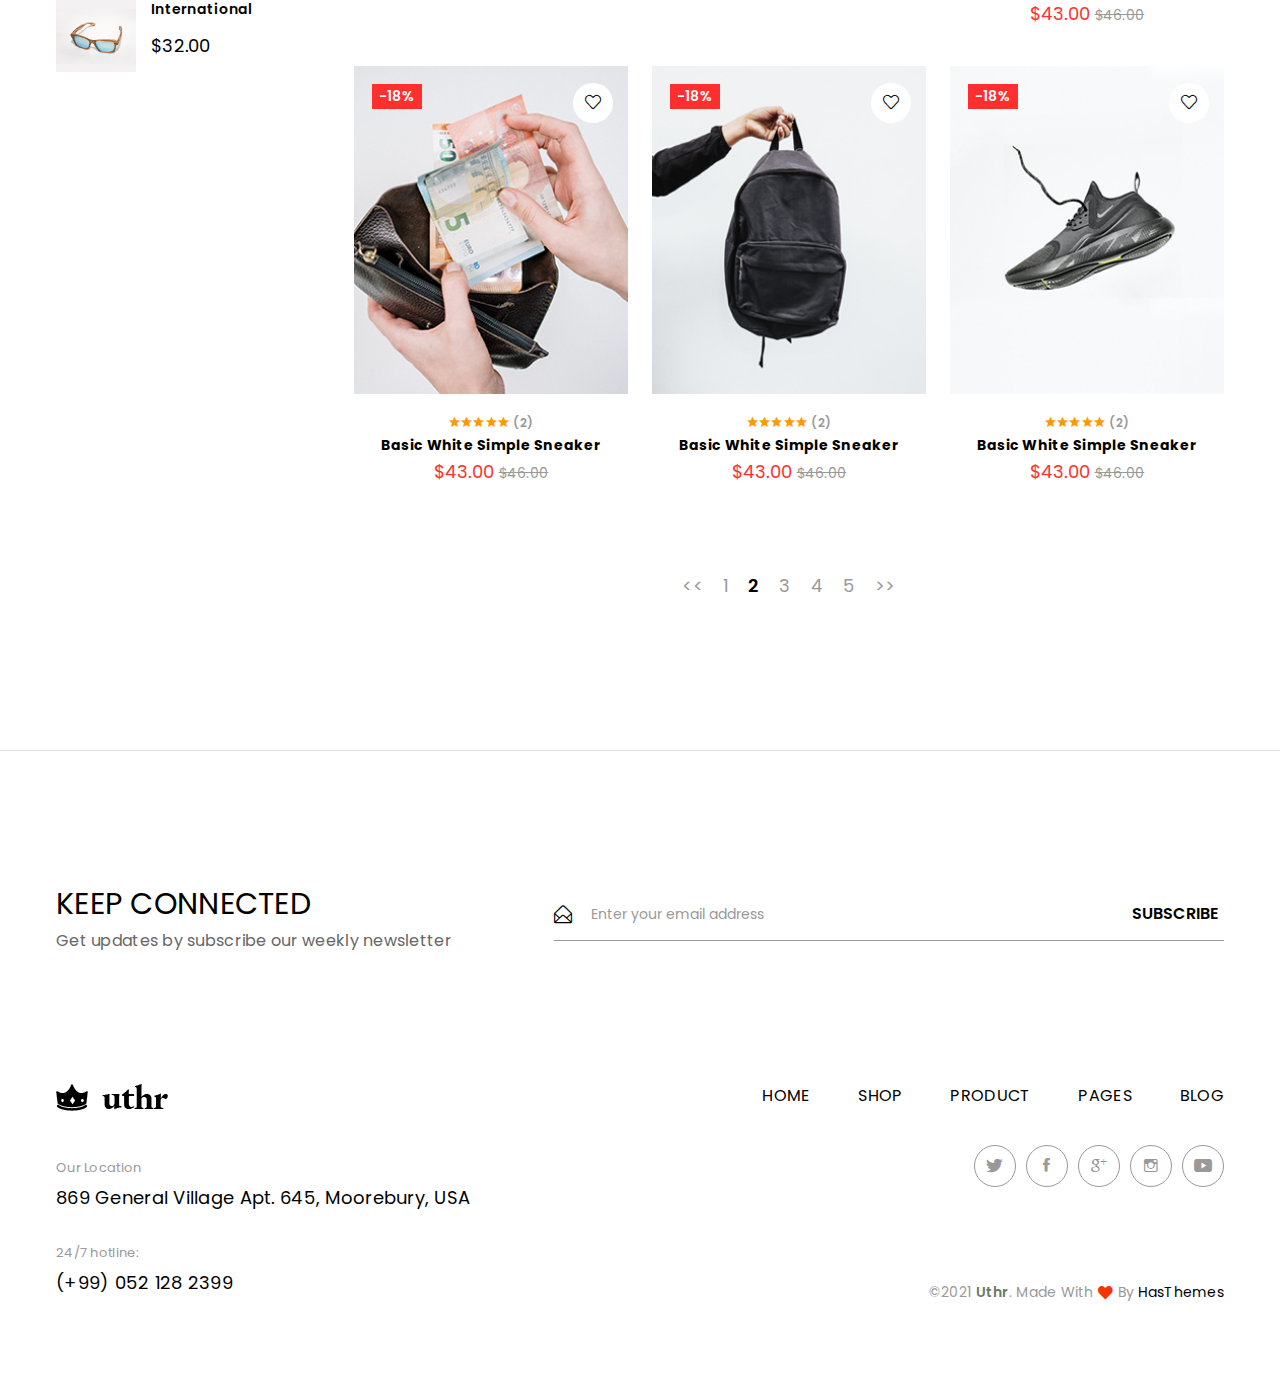
<file: onlineshop/wwwroot/shop.html>
<!doctype html>
<html class="no-js" lang="en">

<head>
    <meta charset="utf-8">
    <meta http-equiv="x-ua-compatible" content="ie=edge">
    <title>Uthr – Shop Page </title>
    <meta name="description" content="Uthr Fashion eCommerce Bootstrap 5 Template is an innovative and modern e-commerce online store website template." />
    <meta name="viewport" content="width=device-width, initial-scale=1">
    <link rel="profile" href="https://gmpg.org/xfn/11">
    <link rel="canonical" href="Replace_with_your_PAGE_URL" />

    <!-- Open Graph (OG) meta tags are snippets of code that control how URLs are displayed when shared on social media  -->
    <!-- <meta property="og:locale" content="en_US" />
    <meta property="og:type" content="website" />
    <meta property="og:title" content="Uthr – Fashion eCommerce HTML Template" />
    <meta property="og:url" content="PAGE_URL" />
    <meta property="og:site_name" content="SITE_NAME" /> -->
    <!-- For the og:image content, replace the # with a link of an image -->
    <!-- <meta property="og:image" content="#" />
    <meta property="og:description"
        content="240+ Best Bootstrap Templates are available on this website. Find your template for your project compatible with the most popular HTML library in the world." /> -->

    <!-- Add site Favicon -->
    <link rel="icon" href="https://hasthemes.com/wp-content/uploads/2019/04/cropped-favicon-32x32.png" sizes="32x32" />
    <link rel="icon" href="https://hasthemes.com/wp-content/uploads/2019/04/cropped-favicon-192x192.png"
        sizes="192x192" />
    <link rel="apple-touch-icon" href="https://hasthemes.com/wp-content/uploads/2019/04/cropped-favicon-180x180.png" />
    <meta name="msapplication-TileImage"
        content="https://hasthemes.com/wp-content/uploads/2019/04/cropped-favicon-270x270.png" />

    <!-- CSS
    ========================= -->
    <link rel="stylesheet" href="assets/css/vendor/bootstrap.min.css">
    <link rel="stylesheet" href="assets/css/slick.css">
    <link rel="stylesheet" href="assets/css/simple-line-icons.css">
    <link rel="stylesheet" href="assets/css/ionicons.min.css">
    <link rel="stylesheet" href="assets/css/font.awesome.css">
    <link rel="stylesheet" href="assets/css/animate.css">
    <link rel="stylesheet" href="assets/css/nice-select.css">
    <link rel="stylesheet" href="assets/css/jquery-ui.min.css">
    <link rel="stylesheet" href="assets/css/magnific-popup.css">

    <!-- Main Style CSS -->
    <link rel="stylesheet" href="assets/css/style.css">

    <!--modernizr min js here-->
    <script src="assets/js/vendor/modernizr-3.7.1.min.js"></script>


    <!-- Structured Data  -->
    <script type="application/ld+json">
        {
        "@context": "http://schema.org",
        "@type": "WebSite",
        "name": "Replace_with_your_site_title",
        "url": "Replace_with_your_site_URL"
        }
    </script>
</head>

<body>

    <!--offcanvas menu area start-->
    <div class="body_overlay">

    </div>
    <div class="offcanvas_menu">
        <div class="container">
            <div class="row">
                <div class="col-12">
                    <div class="offcanvas_menu_wrapper">
                        <div class="canvas_close">
                            <a href="javascript:void(0)"><i class="ion-android-close"></i></a>
                        </div>
                        <div class="header_contact_info">
                            <ul class="d-flex">
                                <li class="text-white"> <i class="icons icon-phone"></i> <a href="tel:+05483716566">+054 8371 65 66</a></li>
                                <li class="text-white"> <i class="icon-envelope-letter icons"></i> <a href="#">uthrstore@domain.com</a></li>
                            </ul>
                        </div>
                        <div class="header_social d-flex">
                            <span>Follow us</span>
                            <ul class="d-flex">
                                <li><a href="#"><i class="icon-social-twitter icons"></i></a></li>
                                <li><a href="#"><i class="icon-social-facebook icons"></i></a></li>
                                <li><a href="#"><i class="icon-social-instagram icons"></i></a></li>
                                <li><a href="#"><i class="icon-social-youtube icons"></i></a></li>
                                <li><a href="#"><i class="icon-social-pinterest icons"></i></a></li>
                            </ul>
                        </div>
                        <div class="language_currency">
                            <ul class="d-flex">
                                <li class="language"><a href="#"> Eng <i class="icon-right ion-ios-arrow-down"></i></a>
                                    <ul class="dropdown_language">
                                        <li><a href="#">French</a></li>
                                        <li><a href="#">Spanish</a></li>
                                        <li><a href="#">Russian</a></li>
                                    </ul>
                                </li>
                                <li class="currency"><a href="#"> USd <i class="icon-right ion-ios-arrow-down"></i></a>
                                    <ul class="dropdown_currency">
                                        <li><a href="#">€ Euro</a></li>
                                        <li><a href="#">£ Pound Sterling</a></li>
                                        <li><a href="#">$ US Dollar</a></li>
                                    </ul>
                                </li>
                            </ul>
                        </div>
                        <div id="menu" class="text-left ">
                            <ul class="offcanvas_main_menu">
                                <li class="menu-item-has-children active">
                                    <a href="#">Home</a>
                                </li>
                                <li class="menu-item-has-children">
                                    <a href="shop.html">Shop</a>
                                </li>
                                <li class="menu-item-has-children">
                                    <a href="product-details.html"> Product Details</a>
                                </li>
                                <li><a href="#">sale</a></li>
                                <li class="menu-item-has-children">
                                    <a href="#">pages </a>
                                    <ul class="sub-menu">
                                        <li><a href="cart.html">cart</a></li>
                                        <li><a href="checkout.html">Checkout</a></li>
                                    </ul>
                                </li>
                                <li class="menu-item-has-children">
                                    <a href="#">blog</a>
                                    <ul class="sub-menu">
                                        <li><a href="blog.html">blog</a></li>
                                        <li><a href="blog-details.html">blog details</a></li>
                                    </ul>

                                </li>
                                <li><a href="#">buy</a></li>
                            </ul>
                        </div>
                    </div>
                </div>
            </div>
        </div>
    </div>
    <!--offcanvas menu area end-->
    <!--mini cart-->
    <div class="mini_cart">
        <div class="cart_gallery">
            <div class="cart_close">
                <div class="cart_text">
                    <h3>cart</h3>
                </div>
                <div class="mini_cart_close">
                    <a href="javascript:void(0)"><i class="icon-close icons"></i></a>
                </div>
            </div>
            <div class="cart_item">
               <div class="cart_img">
                   <a href="#"><img src="assets/img/product/product1.jpg" alt=""></a>
               </div>
                <div class="cart_info">
                    <a href="#">Primis In Faucibus</a>
                    <p>1 x <span> $65.00 </span></p>
                </div>
                <div class="cart_remove">
                    <a href="#"><i class="icon-close icons"></i></a>
                </div>
            </div>
            <div class="cart_item">
               <div class="cart_img">
                   <a href="#"><img src="assets/img/product/product2.jpg" alt=""></a>
               </div>
                <div class="cart_info">
                    <a href="#">Letraset Sheets</a>
                    <p>1 x <span> $60.00 </span></p>
                </div>
                <div class="cart_remove">
                    <a href="#"><i class="icon-close icons"></i></a>
                </div>
            </div>
        </div>
        <div class="mini_cart_table">
            <div class="cart_table_border">
                <div class="cart_total">
                    <span>Sub total:</span>
                    <span class="price">$125.00</span>
                </div>
                <div class="cart_total mt-10">
                    <span>total:</span>
                    <span class="price">$125.00</span>
                </div>
            </div>
        </div>
        <div class="mini_cart_footer">
           <div class="cart_button">
                <a href="cart.html"><i class="fa fa-shopping-cart"></i> View cart</a>
            </div>
            <div class="cart_button">
                <a href="checkout.html"><i class="fa fa-sign-in"></i> Checkout</a>
            </div>
        </div>
    </div>
    <!--mini cart end-->
    <!--header area start-->
    <header class="header_section border-bottom">
        <div class="header_top">
            <div class="container-fluid">
                <div class="row">
                    <div class="col-12">
                        <div class="header_top_inner d-flex justify-content-between align-items-center">
                            <div class="header_contact_info">
                                <ul class="d-flex">
                                    <li class="text-white"> <i class="icons icon-phone"></i> <a href="tel:+05483716566">+054 8371 65 66</a></li>
                                    <li class="text-white"> <i class="icon-envelope-letter icons"></i> <a href="#">uthrstore@domain.com</a></li>
                                </ul>
                            </div>
                            <div class="free_shipping_text">
                                <p class="text-white">Free shipping worldwide for orders over $99 <a href="#">Learn More</a></p>
                            </div>
                            <div class="header_top_sidebar d-flex align-items-center">
                                <div class="header_social d-flex">
                                    <span>Follow us</span>
                                    <ul class="d-flex">
                                        <li><a href="#"><i class="icon-social-twitter icons"></i></a></li>
                                        <li><a href="#"><i class="icon-social-facebook icons"></i></a></li>
                                        <li><a href="#"><i class="icon-social-instagram icons"></i></a></li>
                                        <li><a href="#"><i class="icon-social-youtube icons"></i></a></li>
                                        <li><a href="#"><i class="icon-social-pinterest icons"></i></a></li>
                                    </ul>
                                </div>
                                <div class="language_currency">
                                    <ul class="d-flex">
                                        <li class="language"><a href="#"> Eng <i class="icon-right ion-ios-arrow-down"></i></a>
                                            <ul class="dropdown_language">
                                                <li><a href="#">French</a></li>
                                                <li><a href="#">Spanish</a></li>
                                                <li><a href="#">Russian</a></li>
                                            </ul>
                                        </li>
                                        <li class="currency"><a href="#"> USd <i class="icon-right ion-ios-arrow-down"></i></a>
                                            <ul class="dropdown_currency">
                                                <li><a href="#">€ Euro</a></li>
                                                <li><a href="#">£ Pound Sterling</a></li>
                                                <li><a href="#">$ US Dollar</a></li>
                                            </ul>
                                        </li>
                                    </ul>
                                </div>
                            </div>
                        </div>
                    </div>
                </div>
            </div>
        </div>

        <div class="main_header">
            <div class="container-fluid">
                <div class="row">
                    <div class="col-12">
                        <div class="header_container d-flex justify-content-between align-items-center">
                            <div class="canvas_open">
                                <a href="javascript:void(0)"><i class="ion-navicon"></i></a>
                            </div>
                            <div class="header_logo">
                                <a class="sticky_none" href="index.html"><img src="assets/img/logo/logo.png" alt=""></a>
                            </div>
                            <!--main menu start-->
                            <div class="main_menu d-none d-lg-block">
                                <nav>
                                    <ul class="d-flex">
                                        <li><a href="index.html">demo</a> </li>
                                        <li><a class="active" href="shop.html">shop</a></li>
                                        <li><a href="product-details.html">product</a></li>
                                        <li><a href="#">sale</a></li>
                                        <li><a href="#">pages</a>
                                            <ul class="sub_menu">
                                                <li><a href="cart.html">Cart Pages</a></li>
                                                <li><a href="checkout.html">Checkout Pages</a></li>
                                            </ul>
                                        </li>
                                        <li><a href="blog.html">blog</a>
                                            <ul class="sub_menu">
                                                <li><a href="blog.html">Blog Pages</a></li>
                                                <li><a href="blog-details.html">Blog Details</a></li>
                                            </ul>
                                        </li>
                                        <li><a href="#">buy</a></li>
                                    </ul>
                                </nav>
                            </div>
                            <div class="header_account">
                                <ul class="d-flex">
                                    <li class="header_search"><a href="#"><i class="icon-magnifier icons"></i></a></li>
                                    <li class="account_link"><a href="#"><i class="icon-user icons"></i></a>
                                        <ul class="dropdown_account_link">
                                            <li><a href="#">My Account</a></li>
                                            <li><a href="#">Login</a></li>
                                            <li><a href="#">Contact</a></li>
                                        </ul>
                                    </li>
                                    <li><a href="#"><i class="icon-heart icons"></i></a> <span class="item_count">2</span></li>
                                    <li class="shopping_cart"><a href="#"><i class="icon-basket-loaded icons"></i></a> <span class="item_count">2</span></li>
                                </ul>
                            </div>
                        </div>
                    </div>
                </div>
            </div>
        </div>
        <!-- page search box -->
        <div class="page_search_box">
            <div class="search_close">
                <i class="ion-close-round"></i>
            </div>
            <form class="border-bottom" action="#">
                <input class="border-0" placeholder="Search products..." type="text">
                <button type="submit"><span class="icon-magnifier icons"></span></button>
            </form>
        </div>

    </header>
    <!--header area end-->

    <!--shop  area start-->
    <div class="shop_section shop_reverse">
        <div class="container">
            <div class="row">
                <div class="col-lg-3 col-md-12">
                   <!--sidebar widget start-->
                    <aside class="sidebar_widget">
                        <div class="widget_inner">
                            <div class="widget_list widget_categories">
                                <h2>Categories</h2>
                                <ul>
                                    <li class="widget_sub_categories"><a href="javascript:void(0)" data-toggle="collapse" data-target="#men">Men</a>
                                        <ul class="widget_dropdown_categories collapse show" id="men">
                                            <li><a href="#"> New products <span>104</span></a></li>
                                            <li><a href="#">Gymwear <span>68</span></a></li>
                                            <li><a href="#">Jakets <span>75</span></a></li>
                                            <li><a href="#">Jeans <span>30</span></a></li>
                                            <li><a href="#">Shirts <span>150</span></a></li>
                                            <li><a href="#">T-Shirts <span>113</span></a></li>
                                            <li><a href="#">Accessories <span>95</span></a></li>
                                        </ul>
                                    </li>
                                    <li class="widget_sub_categories"><a href="javascript:void(0)" data-toggle="collapse" data-target="#women">women</a>
                                        <ul class="widget_dropdown_categories collapse" id="women">
                                            <li><a href="#"> New products <span>104</span></a></li>
                                            <li><a href="#">Gymwear <span>68</span></a></li>
                                            <li><a href="#">Jakets <span>75</span></a></li>
                                            <li><a href="#">Jeans <span>30</span></a></li>
                                            <li><a href="#">Shirts <span>150</span></a></li>
                                            <li><a href="#">T-Shirts <span>113</span></a></li>
                                            <li><a href="#">Accessories <span>95</span></a></li>
                                        </ul>
                                    </li>
                                    <li class="widget_sub_categories"><a href="javascript:void(0)" data-toggle="collapse" data-target="#footwear">footwear</a>
                                        <ul class="widget_dropdown_categories collapse" id="footwear">
                                            <li><a href="#"> New products <span>104</span></a></li>
                                            <li><a href="#">Gymwear <span>68</span></a></li>
                                            <li><a href="#">Jakets <span>75</span></a></li>
                                            <li><a href="#">Jeans <span>30</span></a></li>
                                            <li><a href="#">Shirts <span>150</span></a></li>
                                            <li><a href="#">T-Shirts <span>113</span></a></li>
                                            <li><a href="#">Accessories <span>95</span></a></li>
                                        </ul>
                                    </li>
                                    <li class="widget_sub_categories"><a href="javascript:void(0)" data-toggle="collapse" data-target="#accessories">accessories</a>
                                        <ul class="widget_dropdown_categories collapse" id="accessories">
                                            <li><a href="#"> New products <span>104</span></a></li>
                                            <li><a href="#">Gymwear <span>68</span></a></li>
                                            <li><a href="#">Jakets <span>75</span></a></li>
                                            <li><a href="#">Jeans <span>30</span></a></li>
                                            <li><a href="#">Shirts <span>150</span></a></li>
                                            <li><a href="#">T-Shirts <span>113</span></a></li>
                                            <li><a href="#">Accessories <span>95</span></a></li>
                                        </ul>
                                    </li>
                                </ul>
                            </div>
                            <div class="widget_list widget_filter">
                                <h2>Filter By</h2>
                                 <div class="filter__list slider_range">
                                    <h3>price</h3>
                                    <form action="#">
                                        <div id="slider-range"></div>
                                        <span>Range:</span>
                                        <input type="text" name="text" id="amount" />

                                    </form>
                                 </div>

                                <div class="filter__list widget_size">
                                    <h3> size</h3>
                                    <ul>
                                        <li>
                                            <a href="javascript:void(0)">S </a>
                                        </li>
                                        <li>
                                            <a href="javascript:void(0)"> M</a>
                                        </li>
                                        <li>
                                            <a href="javascript:void(0)">L</a>
                                        </li>
                                        <li>
                                            <a href="javascript:void(0)"> XL</a>
                                        </li>
                                        <li>
                                            <a href="javascript:void(0)">XLL</a>
                                        </li>
                                    </ul>
                                </div>
                                <div class="filter__list widget_color">
                                    <h3>color</h3>
                                     <ul>
                                       <li>
                                            <input type="checkbox">
                                            <span class="checkmark color1"></span>
                                        </li>
                                        <li>
                                            <input type="checkbox">
                                            <span class="checkmark color2"></span>
                                        </li>
                                        <li>
                                            <input type="checkbox">
                                            <span class="checkmark color3"></span>
                                        </li>
                                        <li>
                                            <input type="checkbox">
                                            <span class="checkmark color4"></span>
                                        </li>
                                        <li>
                                            <input type="checkbox">
                                            <span class="checkmark color5"></span>
                                        </li>
                                        <li>
                                            <input type="checkbox">
                                            <span class="checkmark color6"></span>
                                        </li>
                                        <li>
                                            <input type="checkbox">
                                            <span class="checkmark color7"></span>
                                        </li>
                                        <li>
                                            <input type="checkbox">
                                            <span class="checkmark color8"></span>
                                        </li>
                                    </ul>
                                </div>
                                  <div class="filter__list widget_brands">
                                    <h3 data-toggle="collapse" data-target="#brands">brands</h3>
                                    <ul class="widget_dropdown_categories collapse show" id="brands">
                                        <li><a href="#"> The North Face <span>104</span></a></li>
                                        <li><a href="#">Zara Basic <span>68</span></a></li>
                                        <li><a href="#">Moschino <span>75</span></a></li>
                                        <li><a href="#">Supreme <span>30</span></a></li>
                                        <li><a href="#">Ecko Unltd <span>150</span></a></li>
                                    </ul>
                                </div>
                            </div>
                            <div class="widget_list">
                                <h2>Recent Product</h2>
                                <div class="recent_product">
                                    <div class="recent_product_list d-flex mb-25">
                                        <div class="recent_thumb">
                                            <a href="product-details.html"><img src="assets/img/product/product4.jpg" alt=""></a>
                                        </div>
                                        <div class="recent_content">
                                            <h4><a href="product-details.html">Barbour T-shirt <br> International</a></h4>
                                            <span>$32.00</span>
                                        </div>
                                    </div>
                                    <div class="recent_product_list d-flex">
                                        <div class="recent_thumb">
                                            <a href="product-details.html"><img src="assets/img/product/product6.jpg" alt=""></a>
                                        </div>
                                        <div class="recent_content">
                                            <h4><a href="product-details.html">Barbour T-shirt <br> International</a></h4>
                                            <span>$32.00</span>
                                        </div>
                                    </div>
                                </div>
                            </div>
                        </div>
                    </aside>
                    <!--sidebar widget end-->
                </div>
                <div class="col-lg-9 col-md-12">
                    <!--shop wrapper start-->

                    <!--breadcrumbs area start-->
                    <div class="breadcrumb_content">
                        <ul>
                            <li><a href="index.html">home</a></li>
                            <li>shop</li>
                        </ul>
                    </div>
                    <!--breadcrumbs area end-->

                    <div class="shop_banner d-flex align-items-center" data-bgimg="assets/img/bg/shop_bg.jpg">
                        <div class="shop_banner_text">
                            <h2>essential <br> wears</h2>
                            <p>The collections basic items <br> essential for all girls</p>
                        </div>
                    </div>
                    <!--shop toolbar start-->
                    <div class="shop_toolbar_wrapper d-flex justify-content-between align-items-center">
                        <div class="page_amount">
                            <p><span>1.260</span> Products Found</p>
                        </div>
                        <div class=" sorting_by d-flex align-items-center">
                            <span>SORT BY :</span>
                            <form class="select_option" action="#">
                                <select name="orderby" id="short">

                                    <option selected value="1">NAME       3</option>
                                    <option  value="2">NAME  4</option>
                                    <option value="3">NAME  5</option>
                                    <option value="4">NAME  6</option>
                                    <option value="5">NAME  7</option>
                                    <option value="6">NAME  8</option>
                                </select>
                            </form>
                        </div>
                        <div class="toolbar_btn_wrapper d-flex align-items-center">
                            <div class="view_btn">
                                <a class="view" href="#">VIEW</a>
                            </div>
                            <div class="shop_toolbar_btn">
                                <ul class="d-flex align-items-center">
                                    <li><a href="#" class="active btn-grid-3" data-role="grid_3" data-tippy="3"  data-tippy-inertia="true" data-tippy-delay="50" data-tippy-arrow="true" data-tippy-placement="top"><i class="ion-grid"></i></a></li>

                                    <li><a href="#" class="btn-list" data-role="grid_list" data-tippy="List" data-tippy-inertia="true" data-tippy-delay="50" data-tippy-arrow="true" data-tippy-placement="top"><i class="ion-navicon"></i></a></li>
                                </ul>
                            </div>
                        </div>
                    </div>
                     <!--shop toolbar end-->
                     <div class="row shop_wrapper">
                        <div class="col-lg-4 col-md-4 col-sm-6 col-6 ">
                            <div class="single_product">
                                 <div class="product_thumb">
                                    <a href="product-details.html" >
                                        <img class="primary_img" src="assets/img/product/product1.jpg" alt="consectetur">
                                    </a>
                                    <div class="product_action">
                                        <ul>
                                            <li class="wishlist"><a href="#" data-tippy="Wishlist" data-tippy-inertia="true" data-tippy-delay="50"
                                            data-tippy-arrow="true" data-tippy-placement="left"><i class="icon-heart icons"></i></a></li>

                                            <li class="quick_view"><a data-toggle="modal" data-target="#modal_box" data-tippy="Quick View" href="#" data-tippy-inertia="true" data-tippy-delay="50" data-tippy-arrow="true" data-tippy-placement="left"><i class="icon-size-fullscreen icons"></i></a></li>
                                            <li class="compare"><a data-tippy="Compare" href="#" data-tippy-inertia="true" data-tippy-delay="50"
                                            data-tippy-arrow="true" data-tippy-placement="left"><i class="icon-refresh icons"></i></a></li>
                                        </ul>
                                    </div>
                                    <div class="product_label">
                                        <span>-18%</span>
                                    </div>
                                </div>
                                <div class="product_content grid_content text-center">
                                    <div class="product_ratting">
                                        <ul class="d-flex justify-content-center">
                                            <li><a href="#"><i class="ion-android-star"></i></a></li>
                                            <li><a href="#"><i class="ion-android-star"></i></a></li>
                                            <li><a href="#"><i class="ion-android-star"></i></a></li>
                                            <li><a href="#"><i class="ion-android-star"></i></a></li>
                                            <li><a href="#"><i class="ion-android-star"></i></a></li>
                                            <li><span>(2)</span></li>
                                        </ul>
                                    </div>
                                    <h4 class="product_name"><a href="product-details.html">Basic White Simple Sneaker</a></h4>
                                    <div class="price_box">
                                        <span class="current_price">$43.00</span>
                                        <span class="old_price">$46.00</span>
                                    </div>
                                    <div class="add_to_cart">
                                        <a class="btn btn-primary" href="#" data-tippy="Add To Cart"  data-tippy-inertia="true" data-tippy-delay="50" data-tippy-arrow="true" data-tippy-placement="top">Add To Cart</a>
                                    </div>
                                </div>
                                <div class="product_list_content">
                                    <h4 class="product_name"><a href="product-details.html">Basic White Simple Sneaker</a></h4>
                                    <p><a href="#">shows</a></p>
                                    <div class="price_box">
                                        <span class="current_price">$43.00</span>
                                        <span class="old_price">$46.00</span>
                                    </div>
                                    <div class="product_desc">
                                        <p>Nunc facilisis sagittis ullamcorper. Proin lectus ipsum, gravida et mattis vulputate, tristique ut lectus. Sed et lorem nunc. Vestibulum ante ipsum primis in faucibus orci luctus et ultrices posuere cubilia Curae; Aenean eleifend laoreet congue. Viva..</p>
                                    </div>
                                    <div class="add_to_cart">
                                        <a class="btn btn-primary" href="#" data-tippy="Add To Cart"  data-tippy-inertia="true" data-tippy-delay="50" data-tippy-arrow="true" data-tippy-placement="top">Add To Cart</a>

                                    </div>
                                </div>
                            </div>
                        </div>
                        <div class="col-lg-4 col-md-4 col-sm-6 col-6 ">
                            <div class="single_product">
                                 <div class="product_thumb">
                                    <a href="product-details.html" >
                                        <img class="primary_img" src="assets/img/product/product5.jpg" alt="consectetur">
                                    </a>
                                    <div class="product_action">
                                        <ul>
                                            <li class="wishlist"><a href="#" data-tippy="Wishlist" data-tippy-inertia="true" data-tippy-delay="50"
                                            data-tippy-arrow="true" data-tippy-placement="left"><i class="icon-heart icons"></i></a></li>

                                            <li class="quick_view"><a data-toggle="modal" data-target="#modal_box" data-tippy="Quick View" href="#" data-tippy-inertia="true" data-tippy-delay="50" data-tippy-arrow="true" data-tippy-placement="left"><i class="icon-size-fullscreen icons"></i></a></li>
                                            <li class="compare"><a data-tippy="Compare" href="#" data-tippy-inertia="true" data-tippy-delay="50"
                                            data-tippy-arrow="true" data-tippy-placement="left"><i class="icon-refresh icons"></i></a></li>
                                        </ul>
                                    </div>
                                    <div class="product_label">
                                        <span>-18%</span>
                                    </div>
                                </div>
                                <div class="product_content grid_content text-center">
                                    <div class="product_ratting">
                                        <ul class="d-flex justify-content-center">
                                            <li><a href="#"><i class="ion-android-star"></i></a></li>
                                            <li><a href="#"><i class="ion-android-star"></i></a></li>
                                            <li><a href="#"><i class="ion-android-star"></i></a></li>
                                            <li><a href="#"><i class="ion-android-star"></i></a></li>
                                            <li><a href="#"><i class="ion-android-star"></i></a></li>
                                            <li><span>(2)</span></li>
                                        </ul>
                                    </div>
                                    <h4 class="product_name"><a href="product-details.html">Basic White Simple Sneaker</a></h4>
                                    <div class="price_box">
                                        <span class="current_price">$43.00</span>
                                        <span class="old_price">$46.00</span>
                                    </div>
                                    <div class="add_to_cart">
                                        <a class="btn btn-primary" href="#" data-tippy="Add To Cart"  data-tippy-inertia="true" data-tippy-delay="50" data-tippy-arrow="true" data-tippy-placement="top">Add To Cart</a>
                                    </div>
                                </div>
                                <div class="product_list_content">
                                    <h4 class="product_name"><a href="product-details.html">Basic White Simple Sneaker</a></h4>
                                    <p><a href="#">shows</a></p>
                                    <div class="price_box">
                                        <span class="current_price">$43.00</span>
                                        <span class="old_price">$46.00</span>
                                    </div>
                                    <div class="product_desc">
                                        <p>Nunc facilisis sagittis ullamcorper. Proin lectus ipsum, gravida et mattis vulputate, tristique ut lectus. Sed et lorem nunc. Vestibulum ante ipsum primis in faucibus orci luctus et ultrices posuere cubilia Curae; Aenean eleifend laoreet congue. Viva..</p>
                                    </div>
                                    <div class="add_to_cart">
                                        <a class="btn btn-primary" href="#" data-tippy="Add To Cart"  data-tippy-inertia="true" data-tippy-delay="50" data-tippy-arrow="true" data-tippy-placement="top">Add To Cart</a>

                                    </div>
                                </div>
                            </div>
                        </div>
                        <div class="col-lg-4 col-md-4 col-sm-6 col-6 ">
                            <div class="single_product">
                                 <div class="product_thumb">
                                    <a href="product-details.html" >
                                        <img class="primary_img" src="assets/img/product/product2.jpg" alt="consectetur">
                                    </a>
                                    <div class="product_action">
                                        <ul>
                                            <li class="wishlist"><a href="#" data-tippy="Wishlist" data-tippy-inertia="true" data-tippy-delay="50"
                                            data-tippy-arrow="true" data-tippy-placement="left"><i class="icon-heart icons"></i></a></li>

                                            <li class="quick_view"><a data-toggle="modal" data-target="#modal_box" data-tippy="Quick View" href="#" data-tippy-inertia="true" data-tippy-delay="50" data-tippy-arrow="true" data-tippy-placement="left"><i class="icon-size-fullscreen icons"></i></a></li>
                                            <li class="compare"><a data-tippy="Compare" href="#" data-tippy-inertia="true" data-tippy-delay="50"
                                            data-tippy-arrow="true" data-tippy-placement="left"><i class="icon-refresh icons"></i></a></li>
                                        </ul>
                                    </div>
                                    <div class="product_label">
                                        <span>-18%</span>
                                    </div>
                                </div>
                                <div class="product_content grid_content text-center">
                                    <div class="product_ratting">
                                        <ul class="d-flex justify-content-center">
                                            <li><a href="#"><i class="ion-android-star"></i></a></li>
                                            <li><a href="#"><i class="ion-android-star"></i></a></li>
                                            <li><a href="#"><i class="ion-android-star"></i></a></li>
                                            <li><a href="#"><i class="ion-android-star"></i></a></li>
                                            <li><a href="#"><i class="ion-android-star"></i></a></li>
                                            <li><span>(2)</span></li>
                                        </ul>
                                    </div>
                                    <h4 class="product_name"><a href="product-details.html">Basic White Simple Sneaker</a></h4>
                                    <div class="price_box">
                                        <span class="current_price">$43.00</span>
                                        <span class="old_price">$46.00</span>
                                    </div>
                                    <div class="add_to_cart">
                                        <a class="btn btn-primary" href="#" data-tippy="Add To Cart"  data-tippy-inertia="true" data-tippy-delay="50" data-tippy-arrow="true" data-tippy-placement="top">Add To Cart</a>
                                    </div>
                                </div>
                                <div class="product_list_content">
                                    <h4 class="product_name"><a href="product-details.html">Basic White Simple Sneaker</a></h4>
                                    <p><a href="#">shows</a></p>
                                    <div class="price_box">
                                        <span class="current_price">$43.00</span>
                                        <span class="old_price">$46.00</span>
                                    </div>
                                    <div class="product_desc">
                                        <p>Nunc facilisis sagittis ullamcorper. Proin lectus ipsum, gravida et mattis vulputate, tristique ut lectus. Sed et lorem nunc. Vestibulum ante ipsum primis in faucibus orci luctus et ultrices posuere cubilia Curae; Aenean eleifend laoreet congue. Viva..</p>
                                    </div>
                                    <div class="add_to_cart">
                                        <a class="btn btn-primary" href="#" data-tippy="Add To Cart"  data-tippy-inertia="true" data-tippy-delay="50" data-tippy-arrow="true" data-tippy-placement="top">Add To Cart</a>

                                    </div>
                                </div>
                            </div>
                        </div>
                        <div class="col-lg-4 col-md-4 col-sm-6 col-6 ">
                            <div class="single_product">
                                 <div class="product_thumb">
                                    <a href="product-details.html" >
                                        <img class="primary_img" src="assets/img/product/product3.jpg" alt="consectetur">
                                    </a>
                                    <div class="product_action">
                                        <ul>
                                            <li class="wishlist"><a href="#" data-tippy="Wishlist" data-tippy-inertia="true" data-tippy-delay="50"
                                            data-tippy-arrow="true" data-tippy-placement="left"><i class="icon-heart icons"></i></a></li>

                                            <li class="quick_view"><a data-toggle="modal" data-target="#modal_box" data-tippy="Quick View" href="#" data-tippy-inertia="true" data-tippy-delay="50" data-tippy-arrow="true" data-tippy-placement="left"><i class="icon-size-fullscreen icons"></i></a></li>
                                            <li class="compare"><a data-tippy="Compare" href="#" data-tippy-inertia="true" data-tippy-delay="50"
                                            data-tippy-arrow="true" data-tippy-placement="left"><i class="icon-refresh icons"></i></a></li>
                                        </ul>
                                    </div>
                                    <div class="product_label">
                                        <span>-18%</span>
                                    </div>
                                </div>
                                <div class="product_content grid_content text-center">
                                    <div class="product_ratting">
                                        <ul class="d-flex justify-content-center">
                                            <li><a href="#"><i class="ion-android-star"></i></a></li>
                                            <li><a href="#"><i class="ion-android-star"></i></a></li>
                                            <li><a href="#"><i class="ion-android-star"></i></a></li>
                                            <li><a href="#"><i class="ion-android-star"></i></a></li>
                                            <li><a href="#"><i class="ion-android-star"></i></a></li>
                                            <li><span>(2)</span></li>
                                        </ul>
                                    </div>
                                    <h4 class="product_name"><a href="product-details.html">Basic White Simple Sneaker</a></h4>
                                    <div class="price_box">
                                        <span class="current_price">$43.00</span>
                                        <span class="old_price">$46.00</span>
                                    </div>
                                    <div class="add_to_cart">
                                        <a class="btn btn-primary" href="#" data-tippy="Add To Cart"  data-tippy-inertia="true" data-tippy-delay="50" data-tippy-arrow="true" data-tippy-placement="top">Add To Cart</a>
                                    </div>
                                </div>
                                <div class="product_list_content">
                                    <h4 class="product_name"><a href="product-details.html">Basic White Simple Sneaker</a></h4>
                                    <p><a href="#">shows</a></p>
                                    <div class="price_box">
                                        <span class="current_price">$43.00</span>
                                        <span class="old_price">$46.00</span>
                                    </div>
                                    <div class="product_desc">
                                        <p>Nunc facilisis sagittis ullamcorper. Proin lectus ipsum, gravida et mattis vulputate, tristique ut lectus. Sed et lorem nunc. Vestibulum ante ipsum primis in faucibus orci luctus et ultrices posuere cubilia Curae; Aenean eleifend laoreet congue. Viva..</p>
                                    </div>
                                    <div class="add_to_cart">
                                        <a class="btn btn-primary" href="#" data-tippy="Add To Cart"  data-tippy-inertia="true" data-tippy-delay="50" data-tippy-arrow="true" data-tippy-placement="top">Add To Cart</a>

                                    </div>
                                </div>
                            </div>
                        </div>
                        <div class="col-lg-4 col-md-4 col-sm-6 col-6 ">
                            <div class="single_product">
                                 <div class="product_thumb">
                                    <a href="product-details.html" >
                                        <img class="primary_img" src="assets/img/product/product6.jpg" alt="consectetur">
                                    </a>
                                    <div class="product_action">
                                        <ul>
                                            <li class="wishlist"><a href="#" data-tippy="Wishlist" data-tippy-inertia="true" data-tippy-delay="50"
                                            data-tippy-arrow="true" data-tippy-placement="left"><i class="icon-heart icons"></i></a></li>

                                            <li class="quick_view"><a data-toggle="modal" data-target="#modal_box" data-tippy="Quick View" href="#" data-tippy-inertia="true" data-tippy-delay="50" data-tippy-arrow="true" data-tippy-placement="left"><i class="icon-size-fullscreen icons"></i></a></li>
                                            <li class="compare"><a data-tippy="Compare" href="#" data-tippy-inertia="true" data-tippy-delay="50"
                                            data-tippy-arrow="true" data-tippy-placement="left"><i class="icon-refresh icons"></i></a></li>
                                        </ul>
                                    </div>
                                    <div class="product_label">
                                        <span>-18%</span>
                                    </div>
                                </div>
                                <div class="product_content grid_content text-center">
                                    <div class="product_ratting">
                                        <ul class="d-flex justify-content-center">
                                            <li><a href="#"><i class="ion-android-star"></i></a></li>
                                            <li><a href="#"><i class="ion-android-star"></i></a></li>
                                            <li><a href="#"><i class="ion-android-star"></i></a></li>
                                            <li><a href="#"><i class="ion-android-star"></i></a></li>
                                            <li><a href="#"><i class="ion-android-star"></i></a></li>
                                            <li><span>(2)</span></li>
                                        </ul>
                                    </div>
                                    <h4 class="product_name"><a href="product-details.html">Basic White Simple Sneaker</a></h4>
                                    <div class="price_box">
                                        <span class="current_price">$43.00</span>
                                        <span class="old_price">$46.00</span>
                                    </div>
                                    <div class="add_to_cart">
                                        <a class="btn btn-primary" href="#" data-tippy="Add To Cart"  data-tippy-inertia="true" data-tippy-delay="50" data-tippy-arrow="true" data-tippy-placement="top">Add To Cart</a>
                                    </div>
                                </div>
                                <div class="product_list_content">
                                    <h4 class="product_name"><a href="product-details.html">Basic White Simple Sneaker</a></h4>
                                    <p><a href="#">shows</a></p>
                                    <div class="price_box">
                                        <span class="current_price">$43.00</span>
                                        <span class="old_price">$46.00</span>
                                    </div>
                                    <div class="product_desc">
                                        <p>Nunc facilisis sagittis ullamcorper. Proin lectus ipsum, gravida et mattis vulputate, tristique ut lectus. Sed et lorem nunc. Vestibulum ante ipsum primis in faucibus orci luctus et ultrices posuere cubilia Curae; Aenean eleifend laoreet congue. Viva..</p>
                                    </div>
                                    <div class="add_to_cart">
                                        <a class="btn btn-primary" href="#" data-tippy="Add To Cart"  data-tippy-inertia="true" data-tippy-delay="50" data-tippy-arrow="true" data-tippy-placement="top">Add To Cart</a>

                                    </div>
                                </div>
                            </div>
                        </div>
                        <div class="col-lg-4 col-md-4 col-sm-6 col-6 ">
                            <div class="single_product">
                                 <div class="product_thumb">
                                    <a href="product-details.html" >
                                        <img class="primary_img" src="assets/img/product/product4.jpg" alt="consectetur">
                                    </a>
                                    <div class="product_action">
                                        <ul>
                                            <li class="wishlist"><a href="#" data-tippy="Wishlist" data-tippy-inertia="true" data-tippy-delay="50"
                                            data-tippy-arrow="true" data-tippy-placement="left"><i class="icon-heart icons"></i></a></li>

                                            <li class="quick_view"><a data-toggle="modal" data-target="#modal_box" data-tippy="Quick View" href="#" data-tippy-inertia="true" data-tippy-delay="50" data-tippy-arrow="true" data-tippy-placement="left"><i class="icon-size-fullscreen icons"></i></a></li>
                                            <li class="compare"><a data-tippy="Compare" href="#" data-tippy-inertia="true" data-tippy-delay="50"
                                            data-tippy-arrow="true" data-tippy-placement="left"><i class="icon-refresh icons"></i></a></li>
                                        </ul>
                                    </div>
                                    <div class="product_label">
                                        <span>-18%</span>
                                    </div>
                                </div>
                                <div class="product_content grid_content text-center">
                                    <div class="product_ratting">
                                        <ul class="d-flex justify-content-center">
                                            <li><a href="#"><i class="ion-android-star"></i></a></li>
                                            <li><a href="#"><i class="ion-android-star"></i></a></li>
                                            <li><a href="#"><i class="ion-android-star"></i></a></li>
                                            <li><a href="#"><i class="ion-android-star"></i></a></li>
                                            <li><a href="#"><i class="ion-android-star"></i></a></li>
                                            <li><span>(2)</span></li>
                                        </ul>
                                    </div>
                                    <h4 class="product_name"><a href="product-details.html">Basic White Simple Sneaker</a></h4>
                                    <div class="price_box">
                                        <span class="current_price">$43.00</span>
                                        <span class="old_price">$46.00</span>
                                    </div>
                                    <div class="add_to_cart">
                                        <a class="btn btn-primary" href="#" data-tippy="Add To Cart"  data-tippy-inertia="true" data-tippy-delay="50" data-tippy-arrow="true" data-tippy-placement="top">Add To Cart</a>
                                    </div>
                                </div>
                                <div class="product_list_content">
                                    <h4 class="product_name"><a href="product-details.html">Basic White Simple Sneaker</a></h4>
                                    <p><a href="#">shows</a></p>
                                    <div class="price_box">
                                        <span class="current_price">$43.00</span>
                                        <span class="old_price">$46.00</span>
                                    </div>
                                    <div class="product_desc">
                                        <p>Nunc facilisis sagittis ullamcorper. Proin lectus ipsum, gravida et mattis vulputate, tristique ut lectus. Sed et lorem nunc. Vestibulum ante ipsum primis in faucibus orci luctus et ultrices posuere cubilia Curae; Aenean eleifend laoreet congue. Viva..</p>
                                    </div>
                                    <div class="add_to_cart">
                                        <a class="btn btn-primary" href="#" data-tippy="Add To Cart"  data-tippy-inertia="true" data-tippy-delay="50" data-tippy-arrow="true" data-tippy-placement="top">Add To Cart</a>

                                    </div>
                                </div>
                            </div>
                        </div>
                        <div class="col-lg-4 col-md-4 col-sm-6 col-6 ">
                            <div class="single_product">
                                 <div class="product_thumb">
                                    <a href="product-details.html" >
                                        <img class="primary_img" src="assets/img/product/product7.jpg" alt="consectetur">
                                    </a>
                                    <div class="product_action">
                                        <ul>
                                            <li class="wishlist"><a href="#" data-tippy="Wishlist" data-tippy-inertia="true" data-tippy-delay="50"
                                            data-tippy-arrow="true" data-tippy-placement="left"><i class="icon-heart icons"></i></a></li>

                                            <li class="quick_view"><a data-toggle="modal" data-target="#modal_box" data-tippy="Quick View" href="#" data-tippy-inertia="true" data-tippy-delay="50" data-tippy-arrow="true" data-tippy-placement="left"><i class="icon-size-fullscreen icons"></i></a></li>
                                            <li class="compare"><a data-tippy="Compare" href="#" data-tippy-inertia="true" data-tippy-delay="50"
                                            data-tippy-arrow="true" data-tippy-placement="left"><i class="icon-refresh icons"></i></a></li>
                                        </ul>
                                    </div>
                                    <div class="product_label">
                                        <span>-18%</span>
                                    </div>
                                </div>
                                <div class="product_content grid_content text-center">
                                    <div class="product_ratting">
                                        <ul class="d-flex justify-content-center">
                                            <li><a href="#"><i class="ion-android-star"></i></a></li>
                                            <li><a href="#"><i class="ion-android-star"></i></a></li>
                                            <li><a href="#"><i class="ion-android-star"></i></a></li>
                                            <li><a href="#"><i class="ion-android-star"></i></a></li>
                                            <li><a href="#"><i class="ion-android-star"></i></a></li>
                                            <li><span>(2)</span></li>
                                        </ul>
                                    </div>
                                    <h4 class="product_name"><a href="product-details.html">Basic White Simple Sneaker</a></h4>
                                    <div class="price_box">
                                        <span class="current_price">$43.00</span>
                                        <span class="old_price">$46.00</span>
                                    </div>
                                    <div class="add_to_cart">
                                        <a class="btn btn-primary" href="#" data-tippy="Add To Cart"  data-tippy-inertia="true" data-tippy-delay="50" data-tippy-arrow="true" data-tippy-placement="top">Add To Cart</a>
                                    </div>
                                </div>
                                <div class="product_list_content">
                                    <h4 class="product_name"><a href="product-details.html">Basic White Simple Sneaker</a></h4>
                                    <p><a href="#">shows</a></p>
                                    <div class="price_box">
                                        <span class="current_price">$43.00</span>
                                        <span class="old_price">$46.00</span>
                                    </div>
                                    <div class="product_desc">
                                        <p>Nunc facilisis sagittis ullamcorper. Proin lectus ipsum, gravida et mattis vulputate, tristique ut lectus. Sed et lorem nunc. Vestibulum ante ipsum primis in faucibus orci luctus et ultrices posuere cubilia Curae; Aenean eleifend laoreet congue. Viva..</p>
                                    </div>
                                    <div class="add_to_cart">
                                        <a class="btn btn-primary" href="#" data-tippy="Add To Cart"  data-tippy-inertia="true" data-tippy-delay="50" data-tippy-arrow="true" data-tippy-placement="top">Add To Cart</a>

                                    </div>
                                </div>
                            </div>
                        </div>
                        <div class="col-lg-4 col-md-4 col-sm-6 col-6 ">
                            <div class="single_product">
                                 <div class="product_thumb">
                                    <a href="product-details.html" >
                                        <img class="primary_img" src="assets/img/product/product8.jpg" alt="consectetur">
                                    </a>
                                    <div class="product_action">
                                        <ul>
                                            <li class="wishlist"><a href="#" data-tippy="Wishlist" data-tippy-inertia="true" data-tippy-delay="50"
                                            data-tippy-arrow="true" data-tippy-placement="left"><i class="icon-heart icons"></i></a></li>

                                            <li class="quick_view"><a data-toggle="modal" data-target="#modal_box" data-tippy="Quick View" href="#" data-tippy-inertia="true" data-tippy-delay="50" data-tippy-arrow="true" data-tippy-placement="left"><i class="icon-size-fullscreen icons"></i></a></li>
                                            <li class="compare"><a data-tippy="Compare" href="#" data-tippy-inertia="true" data-tippy-delay="50"
                                            data-tippy-arrow="true" data-tippy-placement="left"><i class="icon-refresh icons"></i></a></li>
                                        </ul>
                                    </div>
                                    <div class="product_label">
                                        <span>-18%</span>
                                    </div>
                                </div>
                                <div class="product_content grid_content text-center">
                                    <div class="product_ratting">
                                        <ul class="d-flex justify-content-center">
                                            <li><a href="#"><i class="ion-android-star"></i></a></li>
                                            <li><a href="#"><i class="ion-android-star"></i></a></li>
                                            <li><a href="#"><i class="ion-android-star"></i></a></li>
                                            <li><a href="#"><i class="ion-android-star"></i></a></li>
                                            <li><a href="#"><i class="ion-android-star"></i></a></li>
                                            <li><span>(2)</span></li>
                                        </ul>
                                    </div>
                                    <h4 class="product_name"><a href="product-details.html">Basic White Simple Sneaker</a></h4>
                                    <div class="price_box">
                                        <span class="current_price">$43.00</span>
                                        <span class="old_price">$46.00</span>
                                    </div>
                                    <div class="add_to_cart">
                                        <a class="btn btn-primary" href="#" data-tippy="Add To Cart"  data-tippy-inertia="true" data-tippy-delay="50" data-tippy-arrow="true" data-tippy-placement="top">Add To Cart</a>
                                    </div>
                                </div>
                                <div class="product_list_content">
                                    <h4 class="product_name"><a href="product-details.html">Basic White Simple Sneaker</a></h4>
                                    <p><a href="#">shows</a></p>
                                    <div class="price_box">
                                        <span class="current_price">$43.00</span>
                                        <span class="old_price">$46.00</span>
                                    </div>
                                    <div class="product_desc">
                                        <p>Nunc facilisis sagittis ullamcorper. Proin lectus ipsum, gravida et mattis vulputate, tristique ut lectus. Sed et lorem nunc. Vestibulum ante ipsum primis in faucibus orci luctus et ultrices posuere cubilia Curae; Aenean eleifend laoreet congue. Viva..</p>
                                    </div>
                                    <div class="add_to_cart">
                                        <a class="btn btn-primary" href="#" data-tippy="Add To Cart"  data-tippy-inertia="true" data-tippy-delay="50" data-tippy-arrow="true" data-tippy-placement="top">Add To Cart</a>

                                    </div>
                                </div>
                            </div>
                        </div>
                        <div class="col-lg-4 col-md-4 col-sm-6 col-6 ">
                            <div class="single_product">
                                 <div class="product_thumb">
                                    <a href="product-details.html" >
                                        <img class="primary_img" src="assets/img/product/product5.jpg" alt="consectetur">
                                    </a>
                                    <div class="product_action">
                                        <ul>
                                            <li class="wishlist"><a href="#" data-tippy="Wishlist" data-tippy-inertia="true" data-tippy-delay="50"
                                            data-tippy-arrow="true" data-tippy-placement="left"><i class="icon-heart icons"></i></a></li>

                                            <li class="quick_view"><a data-toggle="modal" data-target="#modal_box" data-tippy="Quick View" href="#" data-tippy-inertia="true" data-tippy-delay="50" data-tippy-arrow="true" data-tippy-placement="left"><i class="icon-size-fullscreen icons"></i></a></li>
                                            <li class="compare"><a data-tippy="Compare" href="#" data-tippy-inertia="true" data-tippy-delay="50"
                                            data-tippy-arrow="true" data-tippy-placement="left"><i class="icon-refresh icons"></i></a></li>
                                        </ul>
                                    </div>
                                    <div class="product_label">
                                        <span>-18%</span>
                                    </div>
                                </div>
                                <div class="product_content grid_content text-center">
                                    <div class="product_ratting">
                                        <ul class="d-flex justify-content-center">
                                            <li><a href="#"><i class="ion-android-star"></i></a></li>
                                            <li><a href="#"><i class="ion-android-star"></i></a></li>
                                            <li><a href="#"><i class="ion-android-star"></i></a></li>
                                            <li><a href="#"><i class="ion-android-star"></i></a></li>
                                            <li><a href="#"><i class="ion-android-star"></i></a></li>
                                            <li><span>(2)</span></li>
                                        </ul>
                                    </div>
                                    <h4 class="product_name"><a href="product-details.html">Basic White Simple Sneaker</a></h4>
                                    <div class="price_box">
                                        <span class="current_price">$43.00</span>
                                        <span class="old_price">$46.00</span>
                                    </div>
                                    <div class="add_to_cart">
                                        <a class="btn btn-primary" href="#" data-tippy="Add To Cart"  data-tippy-inertia="true" data-tippy-delay="50" data-tippy-arrow="true" data-tippy-placement="top">Add To Cart</a>
                                    </div>
                                </div>
                                <div class="product_list_content">
                                    <h4 class="product_name"><a href="product-details.html">Basic White Simple Sneaker</a></h4>
                                    <p><a href="#">shows</a></p>
                                    <div class="price_box">
                                        <span class="current_price">$43.00</span>
                                        <span class="old_price">$46.00</span>
                                    </div>
                                    <div class="product_desc">
                                        <p>Nunc facilisis sagittis ullamcorper. Proin lectus ipsum, gravida et mattis vulputate, tristique ut lectus. Sed et lorem nunc. Vestibulum ante ipsum primis in faucibus orci luctus et ultrices posuere cubilia Curae; Aenean eleifend laoreet congue. Viva..</p>
                                    </div>
                                    <div class="add_to_cart">
                                        <a class="btn btn-primary" href="#" data-tippy="Add To Cart"  data-tippy-inertia="true" data-tippy-delay="50" data-tippy-arrow="true" data-tippy-placement="top">Add To Cart</a>

                                    </div>
                                </div>
                            </div>
                        </div>
                    </div>
                    <div class="pagination_style pagination justify-content-center">
                        <ul class="d-flex">
                            <li><a href="#"> << </a></li>
                            <li><a href="#">1</a></li>
                            <li><a class="current" href="#">2</a></li>
                            <li><a href="#">3</a></li>
                            <li><a href="#">4</a></li>
                            <li><a href="#">5</a></li>
                            <li><a href="#">>></a></li>
                        </ul>
                    </div>

                    <!--shop toolbar end-->
                    <!--shop wrapper end-->
                </div>
            </div>
        </div>
    </div>
    <!--shop  area end-->

    <!--newsletter section start-->
    <section class="newsletter_section newsletter_padding border-top">
        <div class="container">
            <div class="row">
                <div class="col-12">
                    <div class="newsletter_inner d-flex justify-content-between align-items-center">
                        <div class="newsletter_text">
                            <h3>keep connected</h3>
                            <p>Get updates by subscribe our weekly newsletter</p>
                        </div>
                        <div class="newsletter_subscribe">
                            <form id="mc-form">
                                <input class="border-0" id="mc-email" type="email" autocomplete="off" placeholder="Enter your email address">
                                <i class="icon-envelope-open icons"></i>
                                <button class="border-0" id="mc-submit">Subscribe</button>
                            </form>
                            <!-- mailchimp-alerts Start -->
                            <div class="mailchimp-alerts text-centre">
                                <div class="mailchimp-submitting"></div><!-- mailchimp-submitting end -->
                                <div class="mailchimp-success"></div><!-- mailchimp-success end -->
                                <div class="mailchimp-error"></div><!-- mailchimp-error end -->
                            </div><!-- mailchimp-alerts end -->
                        </div>
                    </div>
                </div>
            </div>
        </div>
    </section>
    <!--newsletter section end-->

    <!--footer area start-->
    <footer class="footer_widgets">
        <div class="container">
            <div class="row">
                <div class="col-lg-5 col-md-5 col-sm-5">
                    <div class="footer_widget_list">
                        <div class="footer_logo">
                            <a href="#"><img src="assets/img/logo/logo.png" alt=""></a>
                        </div>
                        <div class="footer_contact">
                            <div class="footer_contact_list">
                                <span>Our Location</span>
                                <p>869 General Village Apt. 645, Moorebury, USA</p>
                            </div>
                            <div class="footer_contact_list">
                                <span>24/7 hotline:</span>
                                <a href="tel:(+99)0521282399">(+99) 052 128 2399</a>
                            </div>
                        </div>
                    </div>
                </div>
                <div class="col-lg-7 col-md-7 col-sm-7">
                    <div class="footer_widget_list text-right">
                        <div class="footer_menu">
                            <ul class="d-flex justify-content-end">
                                <li><a href="index.html">home</a></li>
                                <li><a href="shop.html">Shop</a></li>
                                <li><a href="product-details.html">Product</a></li>
                                <li><a href="#">pages</a></li>
                                <li><a href="blog.html">Blog</a></li>
                            </ul>
                        </div>
                        <div class="footer_social">
                            <ul class="d-flex justify-content-end">
                                <li><a href="https://twitter.com" data-tippy="Twitter" data-tippy-inertia="true" data-tippy-delay="50"
                                        data-tippy-arrow="true" data-tippy-placement="top"><i class="ion-social-twitter"></i></a></li>
                                <li><a href="https://www.facebook.com" data-tippy="Facebook" data-tippy-inertia="true" data-tippy-delay="50"
                                        data-tippy-arrow="true" data-tippy-placement="top"><i class="ion-social-facebook"></i></a></li>
                                <li><a href="https://www.google.com" data-tippy="googleplus" data-tippy-inertia="true" data-tippy-delay="50"
                                        data-tippy-arrow="true" data-tippy-placement="top"><i class="ion-social-googleplus-outline"></i></a></li>
                                <li><a href="https://www.instagram.com" data-tippy="Instagram" data-tippy-inertia="true" data-tippy-delay="50"
                                        data-tippy-arrow="true" data-tippy-placement="top"><i class="ion-social-instagram-outline"></i></a></li>
                                <li><a href="https://www.youtube.com" data-tippy="Youtube" data-tippy-inertia="true" data-tippy-delay="50"
                                        data-tippy-arrow="true" data-tippy-placement="top"><i class="ion-social-youtube"></i></a></li>
                            </ul>
                        </div>
                        <div class="copyright_right">
                            <p>©2021 <span>Uthr</span>. made with <i class="ion-heart"></i>  by <a href="https://hasthemes.com" target="_blank">HasThemes</a></p>
                        </div>
                    </div>
                </div>
            </div>
        </div>
    </footer>
    <!--footer area end-->

     <!-- modal area start-->
    <div class="modal fade" id="modal_box" tabindex="-1" role="dialog"  aria-hidden="true">
        <div class="modal-dialog modal-dialog-centered" role="document">
            <div class="modal-content">
                <button type="button" class="close" data-dismiss="modal" aria-label="Close">
                  <span aria-hidden="true"><i class="ion-android-close"></i></span>
                </button>
                <div class="modal_body">
                    <div class="container">
                        <div class="row">
                            <div class="col-lg-6 col-md-6 col-sm-12">
                                <div class="modal_zoom_gallery">
                                   <div class="product_zoom_thumb">
                                        <img src="assets/img/product/big-product/product1.png" alt="">
                                    </div>
                                </div>
                            </div>
                            <div class="col-lg-6 col-md-6 col-sm-12">
                                <div class="modal_right">
                                    <div class="modal_title mb-10">
                                        <h2>Donec Ac Tempus</h2>
                                    </div>
                                    <div class="modal_price mb-10">
                                        <span class="new_price">$64.99</span>
                                        <span class="old_price" >$78.99</span>
                                    </div>
                                    <div class="modal_description mb-15">
                                        <p>Lorem ipsum dolor sit amet, consectetur adipisicing elit. Mollitia iste laborum ad impedit pariatur esse optio tempora sint ullam autem deleniti nam in quos qui,  </p>
                                    </div>
                                    <div class="variants_selects">
                                        <div class="variants_size">
                                           <h2>size</h2>
                                           <select class="select_option">
                                               <option selected value="1">s</option>
                                               <option value="1">m</option>
                                               <option value="1">l</option>
                                               <option value="1">xl</option>
                                               <option value="1">xxl</option>
                                           </select>
                                        </div>
                                        <div class="variants_color">
                                           <h2>color</h2>
                                           <select class="select_option">
                                               <option selected value="1">purple</option>
                                               <option value="1">violet</option>
                                               <option value="1">black</option>
                                               <option value="1">pink</option>
                                               <option value="1">orange</option>
                                           </select>
                                        </div>
                                        <div class="modal_add_to_cart">
                                            <form action="#">
                                                <input min="1" max="100" step="2" value="1" type="number">
                                                <button type="submit">add to cart</button>
                                            </form>
                                        </div>
                                    </div>
                                    <div class="modal_social">
                                        <h2>Share this product</h2>
                                        <ul>
                                            <li class="facebook"><a href="#"><i class="fa fa-facebook"></i></a></li>
                                            <li class="twitter"><a href="#"><i class="fa fa-twitter"></i></a></li>
                                            <li class="pinterest"><a href="#"><i class="fa fa-pinterest"></i></a></li>
                                            <li class="google-plus"><a href="#"><i class="fa fa-google-plus"></i></a></li>
                                            <li class="linkedin"><a href="#"><i class="fa fa-linkedin"></i></a></li>
                                        </ul>
                                    </div>
                                </div>
                            </div>
                        </div>
                    </div>
                </div>
            </div>
        </div>
    </div>
    <!-- modal area end-->

<!-- JS
============================================ -->

<script src="assets/js/vendor/jquery-3.4.1.min.js"></script>
<script src="assets/js/vendor/popper.js"></script>
<script src="assets/js/vendor/bootstrap.min.js"></script>
<script src="assets/js/slick.min.js"></script>
<script src="assets/js/wow.min.js"></script>
<script src="assets/js/jquery.scrollup.min.js"></script>
<script src="assets/js/images-loaded.min.js"></script>
<script src="assets/js/isotope.pkgd.min.js"></script>
<script src="assets/js/jquery.nice-select.js"></script>
<script src="assets/js/tippy-bundle.umd.js"></script>
<script src="assets/js/jquery-ui.min.js"></script>
<script src="assets/js/jquery.instagramFeed.min.js"></script>
<script src="assets/js/jquery.magnific-popup.min.js"></script>
<script src="assets/js/mailchimp-ajax.js"></script>

<!-- Main JS -->
<script src="assets/js/main.js"></script>



</body>

</html>
</file>
<file: onlineshop/wwwroot/assets/css/simple-line-icons.css>
@font-face {
  font-family: 'simple-line-icons';
  src: url('../fonts/Simple-Line-Icons.eot?v=2.4.0');
  src: url('../fonts/Simple-Line-Icons.eot?v=2.4.0#iefix') format('embedded-opentype'), url('../fonts/Simple-Line-Icons.woff2?v=2.4.0') format('woff2'), url('../fonts/Simple-Line-Icons.ttf?v=2.4.0') format('truetype'), url('../fonts/Simple-Line-Icons.woff?v=2.4.0') format('woff'), url('../fonts/Simple-Line-Icons.svg?v=2.4.0#simple-line-icons') format('svg');
  font-weight: normal;
  font-style: normal;
}
/*
 Use the following CSS code if you want to have a class per icon.
 Instead of a list of all class selectors, you can use the generic [class*="icon-"] selector, but it's slower:
*/
.icon-user,
.icon-people,
.icon-user-female,
.icon-user-follow,
.icon-user-following,
.icon-user-unfollow,
.icon-login,
.icon-logout,
.icon-emotsmile,
.icon-phone,
.icon-call-end,
.icon-call-in,
.icon-call-out,
.icon-map,
.icon-location-pin,
.icon-direction,
.icon-directions,
.icon-compass,
.icon-layers,
.icon-menu,
.icon-list,
.icon-options-vertical,
.icon-options,
.icon-arrow-down,
.icon-arrow-left,
.icon-arrow-right,
.icon-arrow-up,
.icon-arrow-up-circle,
.icon-arrow-left-circle,
.icon-arrow-right-circle,
.icon-arrow-down-circle,
.icon-check,
.icon-clock,
.icon-plus,
.icon-minus,
.icon-close,
.icon-event,
.icon-exclamation,
.icon-organization,
.icon-trophy,
.icon-screen-smartphone,
.icon-screen-desktop,
.icon-plane,
.icon-notebook,
.icon-mustache,
.icon-mouse,
.icon-magnet,
.icon-energy,
.icon-disc,
.icon-cursor,
.icon-cursor-move,
.icon-crop,
.icon-chemistry,
.icon-speedometer,
.icon-shield,
.icon-screen-tablet,
.icon-magic-wand,
.icon-hourglass,
.icon-graduation,
.icon-ghost,
.icon-game-controller,
.icon-fire,
.icon-eyeglass,
.icon-envelope-open,
.icon-envelope-letter,
.icon-bell,
.icon-badge,
.icon-anchor,
.icon-wallet,
.icon-vector,
.icon-speech,
.icon-puzzle,
.icon-printer,
.icon-present,
.icon-playlist,
.icon-pin,
.icon-picture,
.icon-handbag,
.icon-globe-alt,
.icon-globe,
.icon-folder-alt,
.icon-folder,
.icon-film,
.icon-feed,
.icon-drop,
.icon-drawer,
.icon-docs,
.icon-doc,
.icon-diamond,
.icon-cup,
.icon-calculator,
.icon-bubbles,
.icon-briefcase,
.icon-book-open,
.icon-basket-loaded,
.icon-basket,
.icon-bag,
.icon-action-undo,
.icon-action-redo,
.icon-wrench,
.icon-umbrella,
.icon-trash,
.icon-tag,
.icon-support,
.icon-frame,
.icon-size-fullscreen,
.icon-size-actual,
.icon-shuffle,
.icon-share-alt,
.icon-share,
.icon-rocket,
.icon-question,
.icon-pie-chart,
.icon-pencil,
.icon-note,
.icon-loop,
.icon-home,
.icon-grid,
.icon-graph,
.icon-microphone,
.icon-music-tone-alt,
.icon-music-tone,
.icon-earphones-alt,
.icon-earphones,
.icon-equalizer,
.icon-like,
.icon-dislike,
.icon-control-start,
.icon-control-rewind,
.icon-control-play,
.icon-control-pause,
.icon-control-forward,
.icon-control-end,
.icon-volume-1,
.icon-volume-2,
.icon-volume-off,
.icon-calendar,
.icon-bulb,
.icon-chart,
.icon-ban,
.icon-bubble,
.icon-camrecorder,
.icon-camera,
.icon-cloud-download,
.icon-cloud-upload,
.icon-envelope,
.icon-eye,
.icon-flag,
.icon-heart,
.icon-info,
.icon-key,
.icon-link,
.icon-lock,
.icon-lock-open,
.icon-magnifier,
.icon-magnifier-add,
.icon-magnifier-remove,
.icon-paper-clip,
.icon-paper-plane,
.icon-power,
.icon-refresh,
.icon-reload,
.icon-settings,
.icon-star,
.icon-symbol-female,
.icon-symbol-male,
.icon-target,
.icon-credit-card,
.icon-paypal,
.icon-social-tumblr,
.icon-social-twitter,
.icon-social-facebook,
.icon-social-instagram,
.icon-social-linkedin,
.icon-social-pinterest,
.icon-social-github,
.icon-social-google,
.icon-social-reddit,
.icon-social-skype,
.icon-social-dribbble,
.icon-social-behance,
.icon-social-foursqare,
.icon-social-soundcloud,
.icon-social-spotify,
.icon-social-stumbleupon,
.icon-social-youtube,
.icon-social-dropbox,
.icon-social-vkontakte,
.icon-social-steam {
  font-family: 'simple-line-icons';
  speak: none;
  font-style: normal;
  font-weight: normal;
  font-variant: normal;
  text-transform: none;
  line-height: 1;
  /* Better Font Rendering =========== */
  -webkit-font-smoothing: antialiased;
  -moz-osx-font-smoothing: grayscale;
}
.icon-user:before {
  content: "\e005";
}
.icon-people:before {
  content: "\e001";
}
.icon-user-female:before {
  content: "\e000";
}
.icon-user-follow:before {
  content: "\e002";
}
.icon-user-following:before {
  content: "\e003";
}
.icon-user-unfollow:before {
  content: "\e004";
}
.icon-login:before {
  content: "\e066";
}
.icon-logout:before {
  content: "\e065";
}
.icon-emotsmile:before {
  content: "\e021";
}
.icon-phone:before {
  content: "\e600";
}
.icon-call-end:before {
  content: "\e048";
}
.icon-call-in:before {
  content: "\e047";
}
.icon-call-out:before {
  content: "\e046";
}
.icon-map:before {
  content: "\e033";
}
.icon-location-pin:before {
  content: "\e096";
}
.icon-direction:before {
  content: "\e042";
}
.icon-directions:before {
  content: "\e041";
}
.icon-compass:before {
  content: "\e045";
}
.icon-layers:before {
  content: "\e034";
}
.icon-menu:before {
  content: "\e601";
}
.icon-list:before {
  content: "\e067";
}
.icon-options-vertical:before {
  content: "\e602";
}
.icon-options:before {
  content: "\e603";
}
.icon-arrow-down:before {
  content: "\e604";
}
.icon-arrow-left:before {
  content: "\e605";
}
.icon-arrow-right:before {
  content: "\e606";
}
.icon-arrow-up:before {
  content: "\e607";
}
.icon-arrow-up-circle:before {
  content: "\e078";
}
.icon-arrow-left-circle:before {
  content: "\e07a";
}
.icon-arrow-right-circle:before {
  content: "\e079";
}
.icon-arrow-down-circle:before {
  content: "\e07b";
}
.icon-check:before {
  content: "\e080";
}
.icon-clock:before {
  content: "\e081";
}
.icon-plus:before {
  content: "\e095";
}
.icon-minus:before {
  content: "\e615";
}
.icon-close:before {
  content: "\e082";
}
.icon-event:before {
  content: "\e619";
}
.icon-exclamation:before {
  content: "\e617";
}
.icon-organization:before {
  content: "\e616";
}
.icon-trophy:before {
  content: "\e006";
}
.icon-screen-smartphone:before {
  content: "\e010";
}
.icon-screen-desktop:before {
  content: "\e011";
}
.icon-plane:before {
  content: "\e012";
}
.icon-notebook:before {
  content: "\e013";
}
.icon-mustache:before {
  content: "\e014";
}
.icon-mouse:before {
  content: "\e015";
}
.icon-magnet:before {
  content: "\e016";
}
.icon-energy:before {
  content: "\e020";
}
.icon-disc:before {
  content: "\e022";
}
.icon-cursor:before {
  content: "\e06e";
}
.icon-cursor-move:before {
  content: "\e023";
}
.icon-crop:before {
  content: "\e024";
}
.icon-chemistry:before {
  content: "\e026";
}
.icon-speedometer:before {
  content: "\e007";
}
.icon-shield:before {
  content: "\e00e";
}
.icon-screen-tablet:before {
  content: "\e00f";
}
.icon-magic-wand:before {
  content: "\e017";
}
.icon-hourglass:before {
  content: "\e018";
}
.icon-graduation:before {
  content: "\e019";
}
.icon-ghost:before {
  content: "\e01a";
}
.icon-game-controller:before {
  content: "\e01b";
}
.icon-fire:before {
  content: "\e01c";
}
.icon-eyeglass:before {
  content: "\e01d";
}
.icon-envelope-open:before {
  content: "\e01e";
}
.icon-envelope-letter:before {
  content: "\e01f";
}
.icon-bell:before {
  content: "\e027";
}
.icon-badge:before {
  content: "\e028";
}
.icon-anchor:before {
  content: "\e029";
}
.icon-wallet:before {
  content: "\e02a";
}
.icon-vector:before {
  content: "\e02b";
}
.icon-speech:before {
  content: "\e02c";
}
.icon-puzzle:before {
  content: "\e02d";
}
.icon-printer:before {
  content: "\e02e";
}
.icon-present:before {
  content: "\e02f";
}
.icon-playlist:before {
  content: "\e030";
}
.icon-pin:before {
  content: "\e031";
}
.icon-picture:before {
  content: "\e032";
}
.icon-handbag:before {
  content: "\e035";
}
.icon-globe-alt:before {
  content: "\e036";
}
.icon-globe:before {
  content: "\e037";
}
.icon-folder-alt:before {
  content: "\e039";
}
.icon-folder:before {
  content: "\e089";
}
.icon-film:before {
  content: "\e03a";
}
.icon-feed:before {
  content: "\e03b";
}
.icon-drop:before {
  content: "\e03e";
}
.icon-drawer:before {
  content: "\e03f";
}
.icon-docs:before {
  content: "\e040";
}
.icon-doc:before {
  content: "\e085";
}
.icon-diamond:before {
  content: "\e043";
}
.icon-cup:before {
  content: "\e044";
}
.icon-calculator:before {
  content: "\e049";
}
.icon-bubbles:before {
  content: "\e04a";
}
.icon-briefcase:before {
  content: "\e04b";
}
.icon-book-open:before {
  content: "\e04c";
}
.icon-basket-loaded:before {
  content: "\e04d";
}
.icon-basket:before {
  content: "\e04e";
}
.icon-bag:before {
  content: "\e04f";
}
.icon-action-undo:before {
  content: "\e050";
}
.icon-action-redo:before {
  content: "\e051";
}
.icon-wrench:before {
  content: "\e052";
}
.icon-umbrella:before {
  content: "\e053";
}
.icon-trash:before {
  content: "\e054";
}
.icon-tag:before {
  content: "\e055";
}
.icon-support:before {
  content: "\e056";
}
.icon-frame:before {
  content: "\e038";
}
.icon-size-fullscreen:before {
  content: "\e057";
}
.icon-size-actual:before {
  content: "\e058";
}
.icon-shuffle:before {
  content: "\e059";
}
.icon-share-alt:before {
  content: "\e05a";
}
.icon-share:before {
  content: "\e05b";
}
.icon-rocket:before {
  content: "\e05c";
}
.icon-question:before {
  content: "\e05d";
}
.icon-pie-chart:before {
  content: "\e05e";
}
.icon-pencil:before {
  content: "\e05f";
}
.icon-note:before {
  content: "\e060";
}
.icon-loop:before {
  content: "\e064";
}
.icon-home:before {
  content: "\e069";
}
.icon-grid:before {
  content: "\e06a";
}
.icon-graph:before {
  content: "\e06b";
}
.icon-microphone:before {
  content: "\e063";
}
.icon-music-tone-alt:before {
  content: "\e061";
}
.icon-music-tone:before {
  content: "\e062";
}
.icon-earphones-alt:before {
  content: "\e03c";
}
.icon-earphones:before {
  content: "\e03d";
}
.icon-equalizer:before {
  content: "\e06c";
}
.icon-like:before {
  content: "\e068";
}
.icon-dislike:before {
  content: "\e06d";
}
.icon-control-start:before {
  content: "\e06f";
}
.icon-control-rewind:before {
  content: "\e070";
}
.icon-control-play:before {
  content: "\e071";
}
.icon-control-pause:before {
  content: "\e072";
}
.icon-control-forward:before {
  content: "\e073";
}
.icon-control-end:before {
  content: "\e074";
}
.icon-volume-1:before {
  content: "\e09f";
}
.icon-volume-2:before {
  content: "\e0a0";
}
.icon-volume-off:before {
  content: "\e0a1";
}
.icon-calendar:before {
  content: "\e075";
}
.icon-bulb:before {
  content: "\e076";
}
.icon-chart:before {
  content: "\e077";
}
.icon-ban:before {
  content: "\e07c";
}
.icon-bubble:before {
  content: "\e07d";
}
.icon-camrecorder:before {
  content: "\e07e";
}
.icon-camera:before {
  content: "\e07f";
}
.icon-cloud-download:before {
  content: "\e083";
}
.icon-cloud-upload:before {
  content: "\e084";
}
.icon-envelope:before {
  content: "\e086";
}
.icon-eye:before {
  content: "\e087";
}
.icon-flag:before {
  content: "\e088";
}
.icon-heart:before {
  content: "\e08a";
}
.icon-info:before {
  content: "\e08b";
}
.icon-key:before {
  content: "\e08c";
}
.icon-link:before {
  content: "\e08d";
}
.icon-lock:before {
  content: "\e08e";
}
.icon-lock-open:before {
  content: "\e08f";
}
.icon-magnifier:before {
  content: "\e090";
}
.icon-magnifier-add:before {
  content: "\e091";
}
.icon-magnifier-remove:before {
  content: "\e092";
}
.icon-paper-clip:before {
  content: "\e093";
}
.icon-paper-plane:before {
  content: "\e094";
}
.icon-power:before {
  content: "\e097";
}
.icon-refresh:before {
  content: "\e098";
}
.icon-reload:before {
  content: "\e099";
}
.icon-settings:before {
  content: "\e09a";
}
.icon-star:before {
  content: "\e09b";
}
.icon-symbol-female:before {
  content: "\e09c";
}
.icon-symbol-male:before {
  content: "\e09d";
}
.icon-target:before {
  content: "\e09e";
}
.icon-credit-card:before {
  content: "\e025";
}
.icon-paypal:before {
  content: "\e608";
}
.icon-social-tumblr:before {
  content: "\e00a";
}
.icon-social-twitter:before {
  content: "\e009";
}
.icon-social-facebook:before {
  content: "\e00b";
}
.icon-social-instagram:before {
  content: "\e609";
}
.icon-social-linkedin:before {
  content: "\e60a";
}
.icon-social-pinterest:before {
  content: "\e60b";
}
.icon-social-github:before {
  content: "\e60c";
}
.icon-social-google:before {
  content: "\e60d";
}
.icon-social-reddit:before {
  content: "\e60e";
}
.icon-social-skype:before {
  content: "\e60f";
}
.icon-social-dribbble:before {
  content: "\e00d";
}
.icon-social-behance:before {
  content: "\e610";
}
.icon-social-foursqare:before {
  content: "\e611";
}
.icon-social-soundcloud:before {
  content: "\e612";
}
.icon-social-spotify:before {
  content: "\e613";
}
.icon-social-stumbleupon:before {
  content: "\e614";
}
.icon-social-youtube:before {
  content: "\e008";
}
.icon-social-dropbox:before {
  content: "\e00c";
}
.icon-social-vkontakte:before {
  content: "\e618";
}
.icon-social-steam:before {
  content: "\e620";
}
</file>
<file: onlineshop/wwwroot/assets/css/nice-select.css>
/*--
    - nice-select
-----------------------------------*/
.nice-select {-webkit-tap-highlight-color: transparent;background-color: #fff;border-radius: 5px;border: solid 1px #e8e8e8;-webkit-box-sizing: border-box;box-sizing: border-box;clear: both;cursor: pointer;display: block;float: left;font-family: inherit;font-size: 14px;font-weight: normal;height: 42px;line-height: 40px;outline: none;padding-left: 18px;padding-right: 30px;position: relative;text-align: left !important;-webkit-transition: all 0.2s ease-in-out;transition: all 0.2s ease-in-out;-webkit-user-select: none;-moz-user-select: none;-ms-user-select: none;user-select: none;white-space: nowrap;width: auto; }.nice-select:hover {border-color: #dbdbdb; }.nice-select:active, .nice-select.open, .nice-select:focus {border-color: #999; }.nice-select:after {border-bottom: 2px solid #999;border-right: 2px solid #999;content: '';display: block;height: 5px;margin-top: -4px;pointer-events: none;position: absolute;right: 12px;top: 50%;-webkit-transform-origin: 66% 66%;transform-origin: 66% 66%;-webkit-transform: rotate(45deg);transform: rotate(45deg);-webkit-transition: all 0.15s ease-in-out;transition: all 0.15s ease-in-out;width: 5px; }.nice-select.open:after {-webkit-transform: rotate(-135deg);transform: rotate(-135deg); }.nice-select.open .list {opacity: 1;pointer-events: auto;-webkit-transform: scale(1) translateY(0);transform: scale(1) translateY(0); }.nice-select.disabled {border-color: #ededed;color: #999;pointer-events: none; }.nice-select.disabled:after {border-color: #cccccc; }.nice-select.wide {width: 100%; }.nice-select.wide .list {left: 0 !important;right: 0 !important; }.nice-select.right {float: right; }.nice-select.right .list {left: auto;right: 0; }.nice-select.small {font-size: 12px;height: 36px;line-height: 34px; }.nice-select.small:after {height: 4px;width: 4px; }.nice-select.small .option {line-height: 34px;min-height: 34px; }.nice-select .list {background-color: #fff;border-radius: 5px;-webkit-box-shadow: 0 0 0 1px rgba(68, 68, 68, 0.11);box-shadow: 0 0 0 1px rgba(68, 68, 68, 0.11);-webkit-box-sizing: border-box;box-sizing: border-box;margin-top: 4px;opacity: 0;overflow: hidden;padding: 0;pointer-events: none;position: absolute;top: 100%;left: 0;-webkit-transform-origin: 50% 0;transform-origin: 50% 0;-webkit-transform: scale(0.75) translateY(-21px);transform: scale(0.75) translateY(-21px);-webkit-transition: all 0.2s cubic-bezier(0.5, 0, 0, 1.25), opacity 0.15s ease-out;transition: all 0.2s cubic-bezier(0.5, 0, 0, 1.25), opacity 0.15s ease-out;z-index: 9; }.nice-select .list:hover .option:not(:hover) {background-color: transparent !important; }.nice-select .option {cursor: pointer;font-weight: 400;line-height: 40px;list-style: none;min-height: 40px;outline: none;padding-left: 18px;padding-right: 29px;text-align: left;-webkit-transition: all 0.2s;transition: all 0.2s; }.nice-select .option:hover, .nice-select .option.focus, .nice-select .option.selected.focus {background-color: #f6f6f6; }.nice-select .option.selected {font-weight: bold; }.nice-select .option.disabled {background-color: transparent;color: #999;cursor: default; }.no-csspointerevents .nice-select .list {display: none; }.no-csspointerevents .nice-select.open .list {display: block; }
</file>
<file: onlineshop/wwwroot/assets/css/style.css>
/*  
    CSS INDEX
    =========================================
    01. header css here
    02. slider area css here
    03. blog css here
    04. testimonial css here
    05. other css here
    06. footer css here
    07. services css here
    08. about css here
    09. contact page css here
*/
@import url("https://fonts.googleapis.com/css2?family=Merriweather:ital,wght@0,300;0,400;0,700;0,900;1,300;1,400;1,700;1,900&family=Poppins:ital,wght@0,100;0,200;0,300;0,400;0,500;0,600;0,700;0,800;0,900;1,100;1,200;1,300;1,400;1,500;1,600;1,700;1,800;1,900&display=swap");
* {
  box-sizing: border-box;
}

/*----------------------------------------*/
/*  01. Theme default CSS
/*----------------------------------------*/
/*-- Google Font --*/
/*-- Common Style --*/
*, *::after, *::before {
  box-sizing: border-box;
}

html, body {
  height: 100%;
}

body {
  line-height: 24px;
  font-size: 14px;
  font-style: normal;
  font-weight: 400;
  visibility: visible;
  font-family: "Poppins", sans-serif;
  color: #000000;
  letter-spacing: 0.02em;
}

h1, h2, h3, h4, h5, h6 {
  font-weight: 400;
  margin-top: 0;
  font-family: "Poppins", sans-serif;
}

h1 {
  font-size: 48px;
  line-height: 1;
  font-weight: 700;
}

h2 {
  font-size: 36px;
  line-height: 36px;
}

h3 {
  font-size: 30px;
  line-height: 30px;
}

h4 {
  font-size: 16px;
  line-height: 19px;
}

h5 {
  font-size: 14px;
  line-height: 18px;
}

h6 {
  font-size: 12px;
  line-height: 14px;
}

p:last-child {
  margin-bottom: 0;
}

a, button {
  color: inherit;
  line-height: inherit;
  text-decoration: none;
  cursor: pointer;
}

a, button, img, input, span {
  transition: all 0.3s ease 0s;
}

.btn:focus {
  box-shadow: none;
}

*:focus {
  outline: none !important;
}

a:focus {
  color: inherit;
  outline: none;
  text-decoration: none;
}

a:hover {
  text-decoration: none;
}

button, input[type="submit"] {
  cursor: pointer;
}

img {
  max-width: 100%;
  height: auto;
}

ul {
  list-style: outside none none;
  margin: 0;
  padding: 0;
}

figure {
  padding: 0;
  margin: 0;
}

/*-- 
    - Common Classes
-----------------------------------------*/
.fix {
  overflow: hidden;
}

.hidden {
  display: none;
}

.clear {
  clear: both;
}

.container {
  max-width: 1200px;
}

@media only screen and (max-width: 767px) {
  .container {
    max-width: 576px;
  }
}
@media only screen and (max-width: 479px) {
  .container {
    width: 100%;
  }
}
.capitalize {
  text-transform: capitalize;
}

.uppercase {
  text-transform: uppercase;
}

.no-gutters > .col, .no-gutters > [class*="col-"] {
  padding-right: 0;
  padding-left: 0;
  margin: 0;
}

/*--
  -  Fonts color
------------------------------*/
.text-black {
  color: #000000;
}

/*-- 
    - Background color
-----------------------------------------*/
.bg-white {
  background-color: #ffffff;
}

.bg-grey {
  background-color: #f8f8f8;
}

.bluewood-bg {
  background: #354b65;
}

/*-- 
    - Input Placeholder
-----------------------------------------*/
input:-moz-placeholder, textarea:-moz-placeholder {
  opacity: 1;
  -ms-filter: "progid:DXImageTransform.Microsoft.Alpha(Opacity=100)";
}

input::-webkit-input-placeholder, textarea::-webkit-input-placeholder {
  opacity: 1;
  -ms-filter: "progid:DXImageTransform.Microsoft.Alpha(Opacity=100)";
}

input::-moz-placeholder, textarea::-moz-placeholder {
  opacity: 1;
  -ms-filter: "progid:DXImageTransform.Microsoft.Alpha(Opacity=100)";
}

input:-ms-input-placeholder, textarea:-ms-input-placeholder {
  opacity: 1;
  -ms-filter: "progid:DXImageTransform.Microsoft.Alpha(Opacity=100)";
}

/*-- 
    Scroll Up 
-----------------------------------------*/
#scrollUp {
  background: #6a7964 none repeat scroll 0 0;
  bottom: 85px;
  color: #ffffff;
  cursor: pointer;
  display: none;
  font-size: 20px;
  height: 45px;
  line-height: 39px;
  position: fixed;
  right: 12px;
  text-align: center;
  width: 45px;
  z-index: 9999;
  border-radius: 50%;
  border: 2px solid #fff;
  -webkit-transition: .3s;
  transition: .3s;
}
#scrollUp:hover i {
  animation-name: fadeInUp;
  animation-duration: 1s;
  animation-fill-mode: both;
  animation-iteration-count: infinite;
}

/*margin css here*/
.mb-150 {
  margin-bottom: 150px;
}

.mb-140 {
  margin-bottom: 140px;
}

.mb-135 {
  margin-bottom: 135px;
}

.mb-130 {
  margin-bottom: 130px;
}

.mb-123 {
  margin-bottom: 123px;
}

.mb-118 {
  margin-bottom: 118px;
}

.mb-102 {
  margin-bottom: 102px;
}

.mb-100 {
  margin-bottom: 100px;
}

.mb-109 {
  margin-bottom: 109px;
}

.mb-96 {
  margin-bottom: 96px;
}

.mb-80 {
  margin-bottom: 80px;
}

.mb-63 {
  margin-bottom: 63px;
}

.mb-60 {
  margin-bottom: 60px;
}

.mb-50 {
  margin-bottom: 50px;
}

.mb-30 {
  margin-bottom: 30px;
}

.mb-35 {
  margin-bottom: 35px;
}

.mr-30 {
  margin-right: 30px;
}

.mb-25 {
  margin-bottom: 25px;
}

/*padding css here*/
.pb-100 {
  padding-bottom: 100px;
}

/* 01. header css here */
.body_overlay {
  width: 100%;
  height: 100%;
  position: fixed;
  z-index: 999;
  opacity: 0;
  visibility: hidden;
  cursor: progress;
  background-color: rgba(0, 0, 0, 0.6);
  top: 0;
}
.body_overlay.active {
  opacity: 0.3;
  visibility: visible;
}

.off_canvars_overlay {
  width: 100%;
  height: 100%;
  position: fixed;
  z-index: 999;
  opacity: 0;
  visibility: hidden;
  cursor: crosshair;
  background: #000000;
  top: 0;
}
.off_canvars_overlay.active {
  opacity: 0.5;
  visibility: visible;
}

.offcanvas_menu {
  display: none;
}
@media only screen and (min-width: 768px) and (max-width: 991px) {
  .offcanvas_menu {
    display: block;
  }
}
@media only screen and (max-width: 767px) {
  .offcanvas_menu {
    display: block;
  }
}

.offcanvas_menu_wrapper {
  width: 290px;
  position: fixed;
  background: #fff;
  z-index: 999;
  top: 0;
  height: 100vh;
  transition: .5s;
  left: 0;
  margin-left: -300px;
  padding: 55px 15px 30px;
  overflow-y: auto;
}
.offcanvas_menu_wrapper.active {
  margin-left: 0;
}
.offcanvas_menu_wrapper .slinky-theme-default {
  background: inherit;
  min-height: 300px;
  overflow-y: auto;
}
.offcanvas_menu_wrapper .header_contact_info {
  display: block;
}
.offcanvas_menu_wrapper .header_social {
  display: flex !important;
}
.offcanvas_menu_wrapper .language_currency {
  display: block;
}

.offcanvas_main_menu > li.menu-item-has-children.menu-open > span.menu-expand {
  transform: rotate(180deg);
}
.offcanvas_main_menu > li ul li.menu-item-has-children.menu-open span.menu-expand {
  transform: rotate(180deg);
}

.offcanvas_main_menu li {
  position: relative;
}
.offcanvas_main_menu li:last-child {
  margin: 0;
}
.offcanvas_main_menu li span.menu-expand {
  position: absolute;
  right: 0;
  cursor: pointer;
}
.offcanvas_main_menu li span.menu-expand:hover {
  color: #6a7964;
}
.offcanvas_main_menu li a {
  font-size: 14px;
  font-weight: 400;
  text-transform: capitalize;
  display: block;
  padding-bottom: 12px;
  margin-bottom: 12px;
  border-bottom: 1px solid #ededed;
}
.offcanvas_main_menu li a:hover {
  color: #6a7964;
}
.offcanvas_main_menu li ul.sub-menu {
  padding-left: 20px;
}

.canvas_close {
  position: absolute;
  top: 15px;
  right: 25px;
}
.canvas_close a {
  font-size: 30px;
  transition: 0.7s;
  display: inline-block;
  transform: scale(1) rotate(0deg);
}
.canvas_close a:hover {
  color: #ffb83c;
  transform: scale(1.3) rotate(180deg);
}
.canvas_close a:hover {
  color: #6a7964;
}

.canvas_open {
  display: none;
}
@media only screen and (min-width: 768px) and (max-width: 991px) {
  .canvas_open {
    display: block;
  }
}
@media only screen and (max-width: 767px) {
  .canvas_open {
    display: block;
  }
}
.canvas_open a {
  font-size: 38px;
  display: block;
  line-height: 16px;
}
.canvas_open a:hover {
  color: #6a7964;
}

.sticky-header.sticky {
  position: fixed;
  z-index: 99;
  width: 100%;
  top: 0;
  background: rgba(255, 255, 255, 0.9);
  box-shadow: 0 1px 3px rgba(0, 0, 0, 0.11);
  -webkit-animation-name: fadeInDown;
  animation-name: fadeInDown;
  -webkit-animation-duration: 900ms;
  animation-duration: 900ms;
  -webkit-animation-timing-function: cubic-bezier(0.2, 1, 0.22, 1);
  animation-timing-function: cubic-bezier(0.2, 1, 0.22, 1);
  -webkit-animation-delay: 0s;
  animation-delay: 0s;
  -webkit-animation-iteration-count: 1;
  animation-iteration-count: 1;
  -webkit-animation-direction: normal;
  animation-direction: normal;
  -webkit-animation-fill-mode: none;
  animation-fill-mode: none;
  -webkit-animation-play-state: running;
  animation-play-state: running;
  border-bottom: 0;
  display: block;
}
@media only screen and (min-width: 768px) and (max-width: 991px) {
  .sticky-header.sticky {
    padding: 15px 0;
  }
}
@media only screen and (max-width: 767px) {
  .sticky-header.sticky {
    padding: 15px 0;
  }
}

/*header css heer*/
.header_transparent {
  position: absolute;
  top: 0;
  left: 0;
  right: 0;
  z-index: 9;
}
@media only screen and (min-width: 768px) and (max-width: 991px) {
  .header_transparent {
    position: inherit;
  }
}
@media only screen and (max-width: 767px) {
  .header_transparent {
    position: inherit;
  }
}

.header_top {
  background: #6a7964;
  padding: 5px 55px 5px 45px;
}
@media only screen and (min-width: 1200px) and (max-width: 1600px) {
  .header_top {
    padding: 5px 0;
  }
}
@media only screen and (min-width: 992px) and (max-width: 1199px) {
  .header_top {
    padding: 8px 0;
  }
}
@media only screen and (min-width: 768px) and (max-width: 991px) {
  .header_top {
    padding: 10px 0;
  }
}
@media only screen and (max-width: 767px) {
  .header_top {
    padding: 10px 0;
  }
}

@media only screen and (min-width: 992px) and (max-width: 1199px) {
  .header_top_inner {
    flex-direction: column;
  }
}
@media only screen and (min-width: 768px) and (max-width: 991px) {
  .header_top_inner {
    flex-direction: column;
  }
}
@media only screen and (max-width: 767px) {
  .header_top_inner {
    flex-direction: column;
  }
}

@media only screen and (min-width: 992px) and (max-width: 1199px) {
  .header_contact_info {
    margin-bottom: 7px;
  }
}
@media only screen and (min-width: 768px) and (max-width: 991px) {
  .header_contact_info {
    margin-bottom: 7px;
    display: none;
  }
}
@media only screen and (max-width: 767px) {
  .header_contact_info {
    margin-bottom: 7px;
    display: none;
  }
}
@media only screen and (max-width: 575px) {
  .header_contact_info {
    text-align: center;
  }
}
@media only screen and (min-width: 768px) and (max-width: 991px) {
  .header_contact_info ul {
    flex-direction: column;
    text-align: center;
  }
}
@media only screen and (max-width: 767px) {
  .header_contact_info ul {
    flex-direction: column;
    text-align: center;
  }
}
.header_contact_info ul li {
  margin-right: 30px;
}
@media only screen and (min-width: 1200px) and (max-width: 1600px) {
  .header_contact_info ul li {
    margin-right: 13px;
  }
}
@media only screen and (max-width: 575px) {
  .header_contact_info ul li {
    margin-right: 0;
    line-height: 27px;
  }
}
@media only screen and (min-width: 768px) and (max-width: 991px) {
  .header_contact_info ul li {
    color: #000000 !important;
    margin-right: 0;
    margin-bottom: 8px;
  }
}
@media only screen and (max-width: 767px) {
  .header_contact_info ul li {
    color: #000000 !important;
    margin-right: 0;
    margin-bottom: 8px;
  }
}
.header_contact_info ul li i {
  margin-right: 8px;
}
@media only screen and (min-width: 1200px) and (max-width: 1600px) {
  .header_contact_info ul li i {
    argin-right: 5px;
  }
}
.header_contact_info ul li:last-child {
  margin-right: 0;
}
@media only screen and (min-width: 768px) and (max-width: 991px) {
  .header_contact_info ul li:last-child {
    margin-bottom: 0;
  }
}
@media only screen and (max-width: 767px) {
  .header_contact_info ul li:last-child {
    margin-bottom: 0;
  }
}
.header_contact_info ul li a {
  color: #ffffff;
}
.header_contact_info ul li a:hover {
  opacity: 0.7;
}
@media only screen and (min-width: 768px) and (max-width: 991px) {
  .header_contact_info ul li a {
    color: #000000;
  }
}
@media only screen and (max-width: 767px) {
  .header_contact_info ul li a {
    color: #000000;
  }
}

@media only screen and (min-width: 992px) and (max-width: 1199px) {
  .free_shipping_text {
    margin-bottom: 7px;
  }
}
@media only screen and (max-width: 575px) {
  .free_shipping_text {
    text-align: center;
  }
}
.free_shipping_text p {
  font-size: 16px;
  line-height: 24px;
  font-weight: 600;
}
@media only screen and (min-width: 1200px) and (max-width: 1600px) {
  .free_shipping_text p {
    font-size: 14px;
  }
}
@media only screen and (min-width: 768px) and (max-width: 991px) {
  .free_shipping_text p {
    font-size: 15px;
    line-height: 22px;
  }
}
@media only screen and (max-width: 767px) {
  .free_shipping_text p {
    font-size: 14px;
    line-height: 22px;
  }
}
@media only screen and (max-width: 575px) {
  .free_shipping_text p {
    font-size: 13px;
    line-height: 22px;
  }
}
.free_shipping_text p a {
  font-size: 12px;
  font-weight: 400;
  text-transform: uppercase;
  margin-left: 11px;
  border-bottom: 1px solid #fff;
  color: #fff;
}
@media only screen and (min-width: 1200px) and (max-width: 1600px) {
  .free_shipping_text p a {
    margin-right: 11px;
  }
}

@media only screen and (max-width: 575px) {
  .header_logo img {
    max-width: 100px;
  }
}

@media only screen and (min-width: 768px) and (max-width: 991px) {
  .header_social {
    display: none !important;
    justify-content: center;
    margin: 10px 0;
  }
}
@media only screen and (max-width: 767px) {
  .header_social {
    display: none !important;
    justify-content: center;
    margin: 10px 0;
  }
}
.header_social span {
  font-size: 14px;
  line-height: 24px;
  color: #fff;
  margin-right: 24px;
}
@media only screen and (min-width: 1200px) and (max-width: 1600px) {
  .header_social span {
    margin-right: 11px;
  }
}
@media only screen and (min-width: 768px) and (max-width: 991px) {
  .header_social span {
    color: #000000;
    font-size: 13px;
  }
}
@media only screen and (max-width: 767px) {
  .header_social span {
    color: #000000;
    margin-right: 16px;
  }
}
.header_social ul li {
  margin-right: 20px;
}
.header_social ul li:last-child {
  margin-right: 0;
}
@media only screen and (min-width: 768px) and (max-width: 991px) {
  .header_social ul li {
    margin-right: 15px;
  }
}
@media only screen and (max-width: 767px) {
  .header_social ul li {
    margin-right: 15px;
  }
}
.header_social ul li a {
  font-size: 15px;
  color: #fff;
}
@media only screen and (min-width: 768px) and (max-width: 991px) {
  .header_social ul li a {
    color: #000000;
  }
}
@media only screen and (max-width: 767px) {
  .header_social ul li a {
    color: #000000;
  }
}
@media only screen and (min-width: 1200px) and (max-width: 1600px) {
  .header_social ul li {
    margin-right: 14px;
  }
}

@media only screen and (max-width: 575px) {
  .header_top_sidebar {
    flex-direction: column;
  }
}

.language_currency {
  margin-left: 28px;
}
@media only screen and (min-width: 1200px) and (max-width: 1600px) {
  .language_currency {
    margin-left: 12px;
  }
}
@media only screen and (min-width: 768px) and (max-width: 991px) {
  .language_currency {
    text-align: center;
    margin-left: 0;
    display: none;
    margin-bottom: 20px;
  }
}
@media only screen and (max-width: 767px) {
  .language_currency {
    text-align: center;
    margin-left: 0;
    display: none;
    margin-bottom: 20px;
  }
}
@media only screen and (min-width: 768px) and (max-width: 991px) {
  .language_currency > ul {
    justify-content: center;
  }
}
@media only screen and (max-width: 767px) {
  .language_currency > ul {
    justify-content: center;
  }
}
.language_currency > ul > li {
  position: relative;
  margin-right: 7px;
}
.language_currency > ul > li:last-child {
  margin-right: 0;
}
@media only screen and (min-width: 768px) and (max-width: 991px) {
  .language_currency > ul > li {
    margin-right: 7px;
  }
}
@media only screen and (max-width: 767px) {
  .language_currency > ul > li {
    margin-right: 7px;
  }
}
.language_currency > ul > li:hover ul.dropdown_currency, .language_currency > ul > li:hover ul.dropdown_language {
  visibility: visible;
  max-height: 200px;
}
.language_currency > ul > li:hover > a {
  background: #4c5847;
}
@media only screen and (min-width: 768px) and (max-width: 991px) {
  .language_currency > ul > li:hover > a {
    color: #fff;
  }
}
@media only screen and (max-width: 767px) {
  .language_currency > ul > li:hover > a {
    color: #fff;
  }
}
.language_currency > ul > li > a {
  text-transform: uppercase;
  line-height: 23px;
  font-size: 14px;
  display: inline-block;
  font-weight: 400;
  color: #fff;
  padding: 3px 15px;
  border-radius: 3px;
}
@media only screen and (min-width: 1200px) and (max-width: 1600px) {
  .language_currency > ul > li > a {
    padding: 3px 10px;
  }
}
@media only screen and (min-width: 768px) and (max-width: 991px) {
  .language_currency > ul > li > a {
    line-height: 22px;
    color: #000000;
    font-size: 13px;
  }
}
@media only screen and (max-width: 767px) {
  .language_currency > ul > li > a {
    line-height: 22px;
    color: #000000;
    font-size: 13px;
  }
}
.language_currency > ul > li > a i {
  margin-left: 3px;
}
@media only screen and (min-width: 768px) and (max-width: 991px) {
  .language_currency > ul > li > a i {
    margin-left: 0px;
  }
}
@media only screen and (max-width: 767px) {
  .language_currency > ul > li > a i {
    margin-left: 0px;
  }
}
.language_currency > ul > li > a img {
  margin-right: 4px;
}

.language_currency > ul > li:hover a:not([href]):not([tabindex]) {
  color: #6a7964;
}

.dropdown_currency, .dropdown_language {
  position: absolute;
  background: #fff;
  border: 1px solid #ededed;
  padding: 10px 20px;
  text-align: left;
  top: 117%;
  right: 0;
  transition: all .5s ease-out;
  overflow: hidden;
  z-index: 9999;
  border-radius: 3px;
  visibility: hidden;
  max-height: 0;
}
@media only screen and (min-width: 768px) and (max-width: 991px) {
  .dropdown_currency, .dropdown_language {
    left: auto;
    right: 0;
  }
}
@media only screen and (max-width: 767px) {
  .dropdown_currency, .dropdown_language {
    left: auto;
    right: 0;
  }
}
.dropdown_currency li a, .dropdown_language li a {
  text-transform: capitalize;
  display: block;
  font-size: 13px;
  white-space: nowrap;
  line-height: 28px;
  color: #000000;
}
.dropdown_currency li a:hover, .dropdown_language li a:hover {
  color: #6a7964;
}

@media only screen and (min-width: 768px) and (max-width: 991px) {
  .dropdown_language {
    left: -10px;
  }
}
@media only screen and (max-width: 767px) {
  .dropdown_language {
    left: -10px;
  }
}

.main_header {
  padding: 35px 55px 35px 45px;
}
@media only screen and (min-width: 1200px) and (max-width: 1600px) {
  .main_header {
    padding: 35px 0;
  }
}
@media only screen and (min-width: 992px) and (max-width: 1199px) {
  .main_header {
    padding: 30px 0;
  }
}
@media only screen and (min-width: 768px) and (max-width: 991px) {
  .main_header {
    padding: 22px 0;
  }
}
@media only screen and (max-width: 767px) {
  .main_header {
    padding: 20px 0;
  }
}

.main_menu nav > ul > li {
  margin-right: 49px;
  position: relative;
}
.main_menu nav > ul > li:last-child {
  margin-right: 0;
}
@media only screen and (min-width: 992px) and (max-width: 1199px) {
  .main_menu nav > ul > li {
    margin-right: 33px;
  }
}
.main_menu nav > ul > li:hover ul.sub_menu {
  visibility: visible;
  opacity: 1;
  top: 62px;
}
.main_menu nav > ul > li > a {
  font-size: 14px;
  line-height: 24px;
  display: inline-block;
  text-transform: uppercase;
  color: #000000;
  font-weight: 500;
}
.main_menu nav > ul > li > a.active {
  font-weight: 700;
}
.main_menu nav > ul > li ul.sub_menu {
  position: absolute;
  min-width: 190px;
  padding: 18px 20px;
  background: #ffffff;
  box-shadow: 0 3px 11px 0 rgba(0, 0, 0, 0.1);
  left: 0;
  right: auto;
  visibility: hidden;
  opacity: 0;
  overflow: hidden;
  transition: .3s;
  z-index: 99;
  top: 77px;
  text-align: left;
}
.main_menu nav > ul > li ul.sub_menu li a {
  font-size: 13px;
  font-weight: 400;
  display: block;
  line-height: 32px;
  text-transform: capitalize;
}
.main_menu nav > ul > li ul.sub_menu li a:hover {
  color: #6a7964;
}

.header_account > ul > li {
  margin-right: 29px;
  position: relative;
}
.header_account > ul > li:last-child {
  margin-right: 0;
}
@media only screen and (min-width: 992px) and (max-width: 1199px) {
  .header_account > ul > li {
    margin-right: 25px;
  }
}
@media only screen and (min-width: 768px) and (max-width: 991px) {
  .header_account > ul > li {
    margin-right: 18px;
  }
}
@media only screen and (max-width: 767px) {
  .header_account > ul > li {
    margin-right: 20px;
  }
}
@media only screen and (max-width: 575px) {
  .header_account > ul > li {
    margin-right: 14px;
  }
}
.header_account > ul > li > a {
  font-size: 24px;
  display: inline-block;
}
.header_account > ul > li > a:hover {
  color: #6a7964;
}
@media only screen and (min-width: 992px) and (max-width: 1199px) {
  .header_account > ul > li > a {
    font-size: 22px;
  }
}
@media only screen and (min-width: 768px) and (max-width: 991px) {
  .header_account > ul > li > a {
    font-size: 19px;
  }
}
@media only screen and (max-width: 767px) {
  .header_account > ul > li > a {
    font-size: 20px;
  }
}
@media only screen and (max-width: 575px) {
  .header_account > ul > li > a {
    font-size: 17px;
  }
}
.header_account > ul > li span.item_count {
  font-size: 12px;
  font-weight: 500;
  width: 20px;
  height: 20px;
  border-radius: 50%;
  background: #000000;
  color: #fff;
  display: inline-block;
  text-align: center;
  line-height: 18px;
  position: absolute;
  top: -7px;
  right: -12px;
}
@media only screen and (min-width: 768px) and (max-width: 991px) {
  .header_account > ul > li span.item_count {
    font-size: 10px;
    width: 17px;
    height: 17px;
    line-height: 17px;
  }
}
@media only screen and (max-width: 767px) {
  .header_account > ul > li span.item_count {
    font-size: 10px;
    width: 17px;
    height: 17px;
    line-height: 17px;
  }
}
.header_account > ul > li.account_link:hover ul.dropdown_account_link {
  visibility: visible;
  max-height: 200px;
}

.dropdown_account_link {
  position: absolute;
  background: #fff;
  border: 1px solid #ededed;
  padding: 10px 20px;
  text-align: left;
  top: 117%;
  right: -45px;
  -webkit-transition: all .5s ease-out;
  transition: all .5s ease-out;
  overflow: hidden;
  z-index: 9999;
  border-radius: 3px;
  visibility: hidden;
  max-height: 0;
}
@media only screen and (min-width: 768px) and (max-width: 991px) {
  .dropdown_account_link {
    left: auto;
    right: 0;
  }
}
@media only screen and (max-width: 767px) {
  .dropdown_account_link {
    left: auto;
    right: 0;
  }
}
.dropdown_account_link li a {
  text-transform: capitalize;
  display: block;
  font-size: 13px;
  white-space: nowrap;
  line-height: 28px;
  color: #000000;
}
.dropdown_account_link li a:hover {
  color: #6a7964;
}

/*mini cart css here*/
.mini_cart {
  position: fixed;
  width: 355px;
  height: 100%;
  padding: 20px 20px 33px;
  background: #fff;
  z-index: 999;
  right: 0;
  top: 0;
  transition: .5s;
  transform: translateX(100%);
  overflow-y: auto;
  box-shadow: 0 0 15px rgba(5, 0, 0, 0.1);
}
.mini_cart.active {
  transform: translateX(0);
}
@media only screen and (max-width: 575px) {
  .mini_cart {
    width: 300px;
  }
}

.cart_close {
  display: flex;
  align-items: center;
  justify-content: space-between;
  border-bottom: 1px solid #ededed;
  padding-bottom: 10px;
}

.cart_text h3 {
  font-size: 18px;
  text-transform: capitalize;
  font-weight: 600;
  margin-bottom: 0;
}

.mini_cart_close > a {
  font-size: 25px;
}
.mini_cart_close > a:hover {
  color: #6a7964;
}

.cart_img {
  width: 90px;
  margin-right: 10px;
  border: 1px solid transparent;
}
.cart_img:hover {
  border-color: #6a7964;
}
@media only screen and (min-width: 768px) and (max-width: 991px) {
  .cart_img {
    width: 70px;
  }
}
@media only screen and (max-width: 767px) {
  .cart_img {
    width: 70px;
  }
}

.cart_info {
  width: 63%;
}
.cart_info a {
  font-weight: 400;
  font-size: 14px;
  line-height: 20px;
  display: block;
  margin-bottom: 6px;
}
@media only screen and (min-width: 768px) and (max-width: 991px) {
  .cart_info a {
    font-size: 13px;
  }
}
@media only screen and (max-width: 767px) {
  .cart_info a {
    font-size: 13px;
  }
}
.cart_info a:hover {
  color: #6a7964;
}
.cart_info p {
  font-size: 12px;
}
.cart_info p span {
  font-weight: 600;
}

.cart_remove a {
  font-size: 15px;
  display: block;
  line-height: 20px;
  text-align: center;
}
.cart_remove a:hover {
  color: #6a7964;
}

.cart_item {
  overflow: hidden;
  padding: 20px 0;
  border-bottom: 1px solid #ededed;
  display: flex;
  justify-content: space-between;
}

.mini_cart_table {
  padding: 23px 0;
}

.cart_total {
  display: flex;
  justify-content: space-between;
}
.cart_total span {
  font-size: 14px;
  font-weight: 400;
}
.cart_total span.price {
  font-weight: 700;
}
@media only screen and (min-width: 768px) and (max-width: 991px) {
  .cart_total span {
    font-size: 13px;
  }
}
@media only screen and (max-width: 767px) {
  .cart_total span {
    font-size: 13px;
  }
}

.cart_button:first-child {
  margin-bottom: 15px;
}
.cart_button a {
  text-transform: uppercase;
  border-radius: 3px;
  font-size: 12px;
  font-weight: 500;
  background: #eef0f1;
  display: block;
  text-align: center;
  line-height: 20px;
  margin-bottom: 0;
  padding: 13px 0px 11px;
  border: 1px solid #ededed;
}
.cart_button a:hover {
  background: #6a7964;
  border-color: #6a7964;
  color: #fff;
}

/*mini cart css end*/
.page_search_box {
  position: fixed;
  width: 100%;
  height: 0;
  background: #ffffff;
  z-index: 999;
  left: 0;
  top: 0;
  transition: .3s;
  display: flex;
  align-items: center;
  opacity: 0;
  visibility: hidden;
}
.page_search_box.active {
  height: 100%;
  opacity: 1;
  visibility: visible;
}
.page_search_box form {
  width: 70%;
  margin: 0 auto;
  position: relative;
}
@media only screen and (max-width: 767px) {
  .page_search_box form {
    width: 90%;
  }
}
.page_search_box form input::-webkit-input-placeholder {
  /* Chrome/Opera/Safari */
  color: #000000;
}
.page_search_box form input::-moz-placeholder {
  /* Firefox 19+ */
  color: #000000;
}
.page_search_box form input:-ms-input-placeholder {
  /* IE 10+ */
  color: #000000;
}
.page_search_box form input:-moz-placeholder {
  /* Firefox 18- */
  color: #000000;
}
.page_search_box form input {
  width: 100%;
  background: none;
  height: 50px;
  font-size: 24px;
  color: #000000;
  font-weight: 400;
}
@media only screen and (max-width: 767px) {
  .page_search_box form input {
    width: 90%;
    font-size: 16px;
  }
}
.page_search_box form button {
  position: absolute;
  bottom: 11px;
  right: 0;
  border: 0;
  padding: 0;
  background: none;
  font-size: 20px;
}
.page_search_box form button:hover {
  color: #6a7964;
}
@media only screen and (max-width: 767px) {
  .page_search_box form button {
    font-size: 18px;
  }
}
.page_search_box form p {
  font-size: 16px;
  line-height: 20px;
  margin-bottom: 20px;
}

.search_close {
  position: absolute;
  top: 50px;
  right: 100px;
}
@media only screen and (max-width: 767px) {
  .search_close {
    top: 22px;
    right: 30px;
  }
}
.search_close i {
  font-size: 20px;
  cursor: pointer;
  transform: scale(1) rotate(0deg);
  display: inline-block;
  transition: .5s;
}
.search_close i:hover {
  color: #6a7964;
  transform: scale(1.3) rotate(180deg);
}

/* 02. slider area css here */
.slider_section {
  padding-top: 38px;
}
@media only screen and (min-width: 992px) and (max-width: 1199px) {
  .slider_section {
    padding-top: 105px;
  }
}
@media only screen and (min-width: 768px) and (max-width: 991px) {
  .slider_section {
    padding-top: 0;
  }
}
@media only screen and (max-width: 767px) {
  .slider_section {
    padding-top: 0;
  }
}
@media only screen and (max-width: 767px) {
  .slider_section.mb-63 {
    margin-bottom: 55px;
  }
}

.single_slider {
  background-repeat: no-repeat;
  background-attachment: scroll;
  background-position: center center;
  background-size: cover;
  position: relative;
  min-height: 960px;
}
@media only screen and (min-width: 1200px) and (max-width: 1600px) {
  .single_slider {
    min-height: 900px;
  }
}
@media only screen and (min-width: 992px) and (max-width: 1199px) {
  .single_slider {
    min-height: 700px;
  }
}
@media only screen and (min-width: 768px) and (max-width: 991px) {
  .single_slider {
    min-height: 470px;
  }
}
@media only screen and (max-width: 767px) {
  .single_slider {
    min-height: 400px;
  }
}
@media only screen and (max-width: 575px) {
  .single_slider {
    background-position: 14%;
    min-height: 372px;
  }
}

@media only screen and (min-width: 1200px) and (max-width: 1300px) {
  .slider_text {
    padding-left: 55px;
  }
}
@media only screen and (min-width: 992px) and (max-width: 1199px) {
  .slider_text {
    padding-left: 48px;
  }
}
@media only screen and (min-width: 768px) and (max-width: 991px) {
  .slider_text {
    padding-left: 48px;
  }
}
@media only screen and (max-width: 767px) {
  .slider_text {
    padding-left: 34px;
  }
}
@media only screen and (max-width: 575px) {
  .slider_text {
    padding-left: 15px;
    padding-right: 15px;
    text-align: center;
  }
}
.slider_text span {
  font-size: 16px;
  line-height: 18px;
  font-weight: 600;
  display: inline-block;
  text-transform: uppercase;
  margin-bottom: 26px;
}
@media only screen and (min-width: 992px) and (max-width: 1199px) {
  .slider_text span {
    margin-bottom: 20px;
  }
}
@media only screen and (min-width: 768px) and (max-width: 991px) {
  .slider_text span {
    font-size: 15px;
    line-height: 18px;
    margin-bottom: 14px;
  }
}
@media only screen and (max-width: 767px) {
  .slider_text span {
    font-size: 14px;
    line-height: 14px;
    margin-bottom: 12px;
  }
}
@media only screen and (max-width: 575px) {
  .slider_text span {
    font-size: 13px;
  }
}
.slider_text h1 {
  font-size: 60px;
  line-height: 72px;
  text-transform: uppercase;
  font-weight: 400;
  margin-bottom: 30px;
}
@media only screen and (min-width: 1200px) and (max-width: 1300px) {
  .slider_text h1 {
    font-size: 56px;
    line-height: 68px;
  }
}
@media only screen and (min-width: 992px) and (max-width: 1199px) {
  .slider_text h1 {
    font-size: 48px;
    line-height: 58px;
    margin-bottom: 20px;
  }
}
@media only screen and (min-width: 768px) and (max-width: 991px) {
  .slider_text h1 {
    font-size: 30px;
    line-height: 41px;
    margin-bottom: 16px;
  }
}
@media only screen and (max-width: 767px) {
  .slider_text h1 {
    font-size: 23px;
    line-height: 32px;
    margin-bottom: 12px;
    padding-right: 200px;
  }
}
@media only screen and (max-width: 575px) {
  .slider_text h1 {
    padding-right: 0;
    font-size: 19px;
    line-height: 29px;
    margin-bottom: 8px;
  }
}
.slider_text p {
  font-size: 16px;
  line-height: 26px;
  color: #666666;
  margin-bottom: 0;
}
@media only screen and (min-width: 768px) and (max-width: 991px) {
  .slider_text p {
    font-size: 15px;
    line-height: 25px;
  }
}
@media only screen and (max-width: 767px) {
  .slider_text p {
    font-size: 15px;
    line-height: 23px;
  }
}
@media only screen and (max-width: 575px) {
  .slider_text p {
    font-size: 14px;
    line-height: 21px;
  }
}
.slider_text a.btn-primary {
  margin-top: 53px;
  font-size: 18px;
  line-height: 56px;
  height: 56px;
  padding: 0 32px;
}
@media only screen and (min-width: 992px) and (max-width: 1199px) {
  .slider_text a.btn-primary {
    margin-top: 35px;
  }
}
@media only screen and (min-width: 768px) and (max-width: 991px) {
  .slider_text a.btn-primary {
    margin-top: 29px;
    font-size: 16px;
    line-height: 50px;
    height: 50px;
    padding: 0 22px;
  }
}
@media only screen and (max-width: 767px) {
  .slider_text a.btn-primary {
    margin-top: 28px;
    font-size: 15px;
    line-height: 46px;
    height: 46px;
    padding: 0 22px;
  }
}
@media only screen and (max-width: 575px) {
  .slider_text a.btn-primary {
    margin-top: 21px;
    font-size: 14px;
    line-height: 42px;
    height: 42px;
    padding: 0 17px;
  }
}
.slider_text a.btn-primary:hover {
  color: #000000;
}
.slider_text a.btn-primary::before {
  background: #fff;
}

.slick-current .slider_text h1, .slick-current .slider_text span, .slick-current .slider_text a, .slick-current .slider_text p {
  -webkit-animation-fill-mode: both;
  animation-fill-mode: both;
  -webkit-animation-duration: 1s;
  animation-duration: 1s;
  -webkit-animation-name: fadeInUp;
  animation-name: fadeInUp;
  -webkit-animation-delay: 0.3s;
  animation-delay: 0.3s;
}

.slick-current .slider_text h1 {
  -webkit-animation-delay: 0.5s;
  animation-delay: 0.5s;
}

.slick-current .slider_text p {
  -webkit-animation-delay: 0.7s;
  animation-delay: 0.7s;
}

.slick-current .slider_text a {
  -webkit-animation-delay: 0.9s;
  animation-delay: 0.9s;
}

.slider_area:hover > button {
  opacity: 1;
  visibility: visible;
}
.slider_area > button {
  position: absolute;
  top: 50%;
  transform: translatey(-50%);
  left: 70px;
  z-index: 9;
  width: 50px;
  height: 52px;
  line-height: 57px;
  text-align: center;
  font-size: 24px;
  background: #fff;
  color: #000000;
  border: 0;
  padding: 0;
  opacity: 0;
  visibility: hidden;
}
.slider_area > button:hover {
  background: #6a7964;
  color: #fff;
}
@media only screen and (min-width: 1200px) and (max-width: 1600px) {
  .slider_area > button {
    left: 20px;
  }
}
@media only screen and (min-width: 1200px) and (max-width: 1300px) {
  .slider_area > button {
    width: 45px;
    height: 48px;
    line-height: 48px;
    font-size: 22px;
  }
}
@media only screen and (min-width: 992px) and (max-width: 1199px) {
  .slider_area > button {
    left: 20px;
    width: 42px;
    height: 44px;
    line-height: 46px;
    font-size: 20px;
  }
}
@media only screen and (min-width: 768px) and (max-width: 991px) {
  .slider_area > button {
    left: 20px;
    width: 35px;
    height: 37px;
    line-height: 39px;
    font-size: 16px;
  }
}
@media only screen and (max-width: 767px) {
  .slider_area > button {
    left: 15px;
    width: 32px;
    height: 34px;
    line-height: 35px;
    font-size: 15px;
  }
}
@media only screen and (max-width: 575px) {
  .slider_area > button {
    left: 6px;
    width: 26px;
    height: 28px;
    line-height: 31px;
    font-size: 14px;
  }
}
.slider_area > button.next_arrow {
  right: 70px;
  left: auto;
}
@media only screen and (min-width: 1200px) and (max-width: 1600px) {
  .slider_area > button.next_arrow {
    right: 20px;
  }
}
@media only screen and (min-width: 992px) and (max-width: 1199px) {
  .slider_area > button.next_arrow {
    right: 20px;
  }
}
@media only screen and (min-width: 768px) and (max-width: 991px) {
  .slider_area > button.next_arrow {
    right: 20px;
  }
}
@media only screen and (max-width: 767px) {
  .slider_area > button.next_arrow {
    right: 15px;
  }
}
@media only screen and (max-width: 575px) {
  .slider_area > button.next_arrow {
    right: 6px;
  }
}
.slider_area .slick-dots {
  display: flex;
  position: absolute;
  bottom: 57px;
  left: 50%;
  transform: translatex(-50%);
}
@media only screen and (min-width: 768px) and (max-width: 991px) {
  .slider_area .slick-dots {
    bottom: 20px;
  }
}
@media only screen and (max-width: 767px) {
  .slider_area .slick-dots {
    bottom: 15px;
  }
}
.slider_area .slick-dots li {
  margin-right: 15px;
}
.slider_area .slick-dots li:last-child {
  margin-right: 0;
}
@media only screen and (min-width: 768px) and (max-width: 991px) {
  .slider_area .slick-dots li {
    margin-right: 10px;
  }
}
@media only screen and (max-width: 575px) {
  .slider_area .slick-dots li {
    margin-right: 8px;
  }
}
.slider_area .slick-dots li.slick-active button {
  background: #000000;
}
.slider_area .slick-dots li button {
  width: 12px;
  height: 12px;
  border-radius: 50%;
  border: 0;
  padding: 0;
  background: #b8b8b8;
  text-indent: -99999px;
}

/* 06. footer css here */
.footer_widgets {
  padding: 133px 0 78px;
}
@media only screen and (min-width: 768px) and (max-width: 991px) {
  .footer_widgets {
    padding: 79px 0 74px;
  }
}
@media only screen and (max-width: 767px) {
  .footer_widgets {
    padding: 58px 0 56px;
  }
}
@media only screen and (max-width: 575px) {
  .footer_widgets {
    padding: 58px 0 24px;
  }
}

@media only screen and (max-width: 575px) {
  .footer_widget_list {
    margin-bottom: 30px;
    text-align: center;
  }
}

.footer_contact_list {
  margin-bottom: 25px;
}
.footer_contact_list:last-child {
  margin-bottom: 0;
}
@media only screen and (min-width: 768px) and (max-width: 991px) {
  .footer_contact_list {
    margin-bottom: 18px;
  }
}
@media only screen and (max-width: 767px) {
  .footer_contact_list {
    margin-bottom: 16px;
  }
}
.footer_contact_list span {
  font-size: 13px;
  line-height: 30px;
  color: #999999;
  display: block;
  font-weight: 400;
}
@media only screen and (max-width: 767px) {
  .footer_contact_list span {
    line-height: 24px;
  }
}
.footer_contact_list p {
  font-size: 18px;
  line-height: 30px;
  color: #000000;
  font-weight: 400;
}
@media only screen and (min-width: 768px) and (max-width: 991px) {
  .footer_contact_list p {
    font-size: 16px;
    line-height: 25px;
  }
}
@media only screen and (max-width: 767px) {
  .footer_contact_list p {
    font-size: 14px;
    line-height: 22px;
  }
}
.footer_contact_list a {
  font-size: 18px;
  line-height: 30px;
  color: #000000;
  display: inline-block;
  font-weight: 400;
}
@media only screen and (min-width: 768px) and (max-width: 991px) {
  .footer_contact_list a {
    font-size: 16px;
    line-height: 26px;
  }
}
@media only screen and (max-width: 767px) {
  .footer_contact_list a {
    font-size: 14px;
    line-height: 22px;
  }
}

.footer_logo {
  margin-bottom: 42px;
}
@media only screen and (min-width: 768px) and (max-width: 991px) {
  .footer_logo {
    margin-bottom: 25px;
  }
}
@media only screen and (max-width: 767px) {
  .footer_logo {
    margin-bottom: 23px;
  }
}

@media only screen and (max-width: 575px) {
  .footer_menu ul {
    justify-content: center !important;
  }
}
.footer_menu ul li {
  margin-right: 48px;
}
.footer_menu ul li:last-child {
  margin-right: 0;
}
@media only screen and (min-width: 768px) and (max-width: 991px) {
  .footer_menu ul li {
    margin-right: 28px;
  }
}
@media only screen and (max-width: 767px) {
  .footer_menu ul li {
    margin-right: 18px;
  }
}
@media only screen and (max-width: 575px) {
  .footer_menu ul li {
    margin-right: 14px;
  }
}
.footer_menu ul li a {
  font-size: 16px;
  line-height: 24px;
  color: #000000;
  text-transform: uppercase;
  font-weight: 400;
}
@media only screen and (min-width: 768px) and (max-width: 991px) {
  .footer_menu ul li a {
    font-size: 15px;
  }
}
@media only screen and (max-width: 767px) {
  .footer_menu ul li a {
    font-size: 13px;
  }
}

.footer_social {
  padding: 37px 0 90px;
}
@media only screen and (min-width: 768px) and (max-width: 991px) {
  .footer_social {
    padding: 28px 0 50px;
  }
}
@media only screen and (max-width: 767px) {
  .footer_social {
    padding: 25px 0 30px;
  }
}
@media only screen and (max-width: 575px) {
  .footer_social {
    padding: 17px 0 21px;
  }
}
@media only screen and (max-width: 575px) {
  .footer_social ul {
    justify-content: center !important;
  }
}
.footer_social ul li {
  margin-right: 10px;
}
.footer_social ul li:last-child {
  margin-right: 0;
}
@media only screen and (min-width: 768px) and (max-width: 991px) {
  .footer_social ul li {
    margin-right: 10px;
  }
}
.footer_social ul li a {
  width: 42px;
  height: 42px;
  line-height: 40px;
  display: inline-block;
  color: #999999;
  border: 1px solid #999999;
  border-radius: 50%;
  text-align: center;
  font-size: 18px;
}
.footer_social ul li a:hover {
  background: #000000;
  border-color: #000000;
  color: #fff;
}
@media only screen and (min-width: 768px) and (max-width: 991px) {
  .footer_social ul li a {
    width: 38px;
    height: 38px;
    line-height: 38px;
  }
}
@media only screen and (max-width: 767px) {
  .footer_social ul li a {
    width: 35px;
    height: 35px;
    line-height: 35px;
    font-size: 16px;
  }
}
@media only screen and (max-width: 575px) {
  .footer_social ul li a {
    width: 32px;
    height: 32px;
    line-height: 32px;
  }
}

@media only screen and (max-width: 575px) {
  .copyright_right {
    text-align: center;
  }
}
.copyright_right p {
  font-size: 14px;
  line-height: 30px;
  color: #999999;
  text-transform: capitalize;
  font-weight: 400;
}
.copyright_right p i {
  color: #f53400;
  font-size: 18px;
  vertical-align: middle;
}
@media only screen and (max-width: 767px) {
  .copyright_right p {
    font-size: 13px;
    line-height: 22px;
  }
}
.copyright_right p span {
  color: #6a7964;
  font-weight: 600;
}
.copyright_right p a {
  color: #000000;
}
.copyright_right p a:hover {
  color: #6a7964;
}

/* 05. other css here */
.btn-primary {
  color: #272727;
  font-size: 16px;
  line-height: 45px;
  height: 45px;
  padding: 0 20px;
  background: #6a7964;
  border-radius: 0;
  position: relative;
  z-index: 9;
  color: #ffffff;
  border: 0;
  font-weight: 600;
}
@media only screen and (min-width: 768px) and (max-width: 991px) {
  .btn-primary {
    font-size: 14px;
    line-height: 40px;
    height: 40px;
    padding: 0 16px;
  }
}
@media only screen and (max-width: 767px) {
  .btn-primary {
    font-size: 14px;
    line-height: 37px;
    height: 37px;
    padding: 0 14px;
  }
}
.btn-primary::before {
  content: "";
  position: absolute;
  z-index: -1;
  top: 0;
  bottom: 0;
  left: 0;
  right: 0;
  background: #000000;
  transform: scaleY(0);
  transform-origin: 50%;
  transition-duration: 0.3s;
}
.btn-primary:focus {
  background: #6a7964;
  border: inherit;
}
.btn-primary:hover {
  background: inherit;
  border: inherit;
}
.btn-primary:hover::before {
  transform: scaleY(1);
}

@media only screen and (max-width: 575px) {
  .section_title {
    text-align: center;
  }
}
.section_title h2 {
  font-size: 24px;
  line-height: 26px;
  text-transform: uppercase;
  font-weight: 700;
  color: #6a7964;
  display: inline-block;
  margin-bottom: 0;
}
@media only screen and (min-width: 992px) and (max-width: 1199px) {
  .section_title h2 {
    font-size: 20px;
    line-height: 22px;
  }
}
@media only screen and (min-width: 768px) and (max-width: 991px) {
  .section_title h2 {
    font-size: 18px;
    line-height: 22px;
  }
}
@media only screen and (max-width: 767px) {
  .section_title h2 {
    font-size: 16px;
    line-height: 18px;
  }
}
@media only screen and (min-width: 992px) and (max-width: 1199px) {
  .section_title.mb-60 {
    margin-bottom: 40px;
  }
}
@media only screen and (min-width: 768px) and (max-width: 991px) {
  .section_title.mb-60 {
    margin-bottom: 30px;
  }
}
@media only screen and (max-width: 767px) {
  .section_title.mb-60 {
    margin-bottom: 30px;
  }
}
@media only screen and (min-width: 992px) and (max-width: 1199px) {
  .section_title.mb-130 {
    margin-bottom: 60px;
  }
}
@media only screen and (min-width: 768px) and (max-width: 991px) {
  .section_title.mb-130 {
    margin-bottom: 40px;
  }
}
@media only screen and (max-width: 767px) {
  .section_title.mb-130 {
    margin-bottom: 30px;
  }
}
@media only screen and (min-width: 768px) and (max-width: 991px) {
  .section_title.mb-50 {
    margin-bottom: 30px;
  }
}
@media only screen and (max-width: 767px) {
  .section_title.mb-50 {
    margin-bottom: 30px;
  }
}

/*shipping css here*/
@media only screen and (min-width: 768px) and (max-width: 991px) {
  .shipping_section.mb-102 {
    margin-bottom: 75px;
  }
}
@media only screen and (max-width: 767px) {
  .shipping_section.mb-102 {
    margin-bottom: 56px;
  }
}

.shipping_inner {
  padding-bottom: 53px;
  border-bottom: 1px solid #d8d8d8;
}
@media only screen and (max-width: 767px) {
  .shipping_inner {
    flex-wrap: wrap;
    padding-bottom: 36px;
  }
}

@media only screen and (max-width: 767px) {
  .single_shipping {
    width: 50%;
    margin-bottom: 23px;
  }
}
@media only screen and (max-width: 575px) {
  .single_shipping {
    width: 100%;
    justify-content: center;
  }
}

.shipping_text h3 {
  margin-bottom: 9px;
  color: #222222;
  font-size: 18px;
  font-weight: 600;
  line-height: 20px;
}
.shipping_text h3 a:hover {
  color: #ffb83c;
}
@media only screen and (min-width: 768px) and (max-width: 991px) {
  .shipping_text h3 {
    margin-bottom: 7px;
    font-size: 14px;
    line-height: 18px;
  }
}
@media only screen and (max-width: 767px) {
  .shipping_text h3 {
    margin-bottom: 7px;
    font-size: 15px;
    line-height: 18px;
  }
}
.shipping_text p {
  font-size: 14px;
  line-height: 16px;
  color: #999999;
  font-weight: 400;
}
@media only screen and (min-width: 768px) and (max-width: 991px) {
  .shipping_text p {
    font-size: 13px;
  }
}

.shipping_icon {
  margin-right: 22px;
}
@media only screen and (min-width: 768px) and (max-width: 991px) {
  .shipping_icon {
    margin-right: 12px;
  }
}
@media only screen and (max-width: 767px) {
  .shipping_icon {
    margin-right: 15px;
  }
}
.shipping_icon i {
  font-size: 24px;
  color: #6a7964;
}

/*instagram css heer*/
@media only screen and (min-width: 768px) and (max-width: 991px) {
  .instagram_section.mb-135 {
    margin-bottom: 75px;
  }
}
@media only screen and (max-width: 767px) {
  .instagram_section.mb-135 {
    margin-bottom: 58px;
  }
}

.instagram_gallery {
  display: flex;
}
@media only screen and (min-width: 768px) and (max-width: 991px) {
  .instagram_gallery {
    flex-wrap: wrap;
  }
}
@media only screen and (max-width: 767px) {
  .instagram_gallery {
    flex-wrap: wrap;
  }
}
.instagram_gallery a.instagram-image {
  display: block;
  overflow: hidden;
}
@media only screen and (min-width: 768px) and (max-width: 991px) {
  .instagram_gallery a.instagram-image {
    width: 25%;
  }
}
@media only screen and (max-width: 767px) {
  .instagram_gallery a.instagram-image {
    width: 25%;
  }
}
@media only screen and (max-width: 575px) {
  .instagram_gallery a.instagram-image {
    width: 33.33%;
  }
}
.instagram_gallery a.instagram-image:hover img {
  transform: scale(1.05);
}
.instagram_gallery a.instagram-image img {
  transition: .3s;
}

/*newsletter css here*/
@media only screen and (max-width: 767px) {
  .newsletter_inner {
    flex-direction: column;
  }
}

.newsletter_subscribe form {
  position: relative;
  width: 670px;
  border-bottom: 1px solid #999999;
}
@media only screen and (min-width: 992px) and (max-width: 1199px) {
  .newsletter_subscribe form {
    width: 450px;
  }
}
@media only screen and (min-width: 768px) and (max-width: 991px) {
  .newsletter_subscribe form {
    width: 340px;
  }
}
@media only screen and (max-width: 767px) {
  .newsletter_subscribe form {
    width: 450px;
  }
}
@media only screen and (max-width: 575px) {
  .newsletter_subscribe form {
    width: 100%;
  }
}
.newsletter_subscribe form input::-webkit-input-placeholder {
  /* Chrome/Opera/Safari */
  color: #999999;
}
.newsletter_subscribe form input::-moz-placeholder {
  /* Firefox 19+ */
  color: #999999;
}
.newsletter_subscribe form input:-ms-input-placeholder {
  /* IE 10+ */
  color: #999999;
}
.newsletter_subscribe form input:-moz-placeholder {
  /* Firefox 18- */
  color: #999999;
}
.newsletter_subscribe form input {
  width: 100%;
  font-size: 14px;
  line-height: 24px;
  color: #999999;
  font-weight: 400;
  height: 52px;
  padding: 0 110px 0 37px;
}
@media only screen and (min-width: 768px) and (max-width: 991px) {
  .newsletter_subscribe form input {
    padding: 0 105px 0 29px;
  }
}
@media only screen and (max-width: 767px) {
  .newsletter_subscribe form input {
    font-size: 14px;
    line-height: 24px;
    height: 45px;
    padding: 0 95px 0 30px;
  }
}
@media only screen and (max-width: 575px) {
  .newsletter_subscribe form input {
    font-size: 13px;
    padding: 0 83px 0 25px;
  }
}
.newsletter_subscribe form i {
  position: absolute;
  left: 0;
  top: 49%;
  transform: translatey(-50%);
  font-size: 18px;
}
@media only screen and (max-width: 767px) {
  .newsletter_subscribe form i {
    font-size: 16px;
  }
}
.newsletter_subscribe form button {
  position: absolute;
  right: 0;
  top: 50%;
  transform: translatey(-50%);
  font-size: 16px;
  line-height: 18px;
  font-weight: 600;
  text-transform: uppercase;
  background: inherit;
}
.newsletter_subscribe form button:hover {
  color: #6a7964;
}
@media only screen and (max-width: 767px) {
  .newsletter_subscribe form button {
    font-size: 14px;
  }
}
@media only screen and (max-width: 575px) {
  .newsletter_subscribe form button {
    font-size: 13px;
  }
}
.newsletter_subscribe .mailchimp-error {
  text-align: center;
  color: green;
  padding-top: 10px;
}
.newsletter_subscribe .mailchimp-success.active {
  text-align: center;
  max-width: 400px;
  margin: 0 auto;
  padding-top: 10px;
  color: green;
}

@media only screen and (max-width: 767px) {
  .newsletter_text {
    text-align: center;
    margin-bottom: 23px;
  }
}
.newsletter_text h3 {
  font-size: 30px;
  line-height: 28px;
  color: #000000;
  text-transform: uppercase;
  margin-bottom: 14px;
}
@media only screen and (min-width: 992px) and (max-width: 1199px) {
  .newsletter_text h3 {
    font-size: 25px;
    line-height: 25px;
    margin-bottom: 13px;
  }
}
@media only screen and (min-width: 768px) and (max-width: 991px) {
  .newsletter_text h3 {
    font-size: 22px;
    line-height: 22px;
    margin-bottom: 12px;
  }
}
@media only screen and (max-width: 767px) {
  .newsletter_text h3 {
    font-size: 20px;
    line-height: 20px;
    margin-bottom: 14px;
  }
}
.newsletter_text p {
  font-size: 16px;
  line-height: 18px;
  color: #666666;
  font-weight: 400;
}
@media only screen and (min-width: 992px) and (max-width: 1199px) {
  .newsletter_text p {
    font-size: 15px;
  }
}
@media only screen and (min-width: 768px) and (max-width: 991px) {
  .newsletter_text p {
    font-size: 14px;
    line-height: 16px;
  }
}
@media only screen and (max-width: 767px) {
  .newsletter_text p {
    font-size: 15px;
    line-height: 17px;
  }
}

.newsletter_padding {
  padding-top: 137px;
}
@media only screen and (min-width: 768px) and (max-width: 991px) {
  .newsletter_padding {
    padding-top: 76px;
  }
}
@media only screen and (max-width: 767px) {
  .newsletter_padding {
    padding-top: 59px;
  }
}

/*Banner Css Here*/
@media only screen and (min-width: 768px) and (max-width: 991px) {
  .banner_section.mb-109 {
    margin-bottom: 75px;
  }
}
@media only screen and (max-width: 767px) {
  .banner_section.mb-109 {
    margin-bottom: 55px;
  }
}
@media only screen and (max-width: 575px) {
  .banner_section.mb-109 {
    margin-bottom: 35px;
  }
}

@media only screen and (max-width: 767px) {
  .single_banner.mr-30 {
    margin-right: 20px;
  }
}
@media only screen and (max-width: 575px) {
  .single_banner.mr-30 {
    margin-right: 0;
    margin-bottom: 20px;
  }
}
@media only screen and (max-width: 575px) {
  .single_banner img {
    width: 100%;
  }
}

@media only screen and (max-width: 575px) {
  .banner_container.d-flex {
    flex-direction: column;
  }
}

.banner_text {
  top: 66px;
  left: 65px;
  right: 18px;
}
@media only screen and (min-width: 992px) and (max-width: 1199px) {
  .banner_text {
    top: 45px;
    left: 30px;
  }
}
@media only screen and (min-width: 768px) and (max-width: 991px) {
  .banner_text {
    top: 25px;
    left: 22px;
  }
}
@media only screen and (max-width: 767px) {
  .banner_text {
    top: 20px;
    left: 15px;
    right: 10px;
  }
}
.banner_text h3 {
  font-size: 36px;
  text-transform: uppercase;
  line-height: 48px;
  font-weight: 400;
  margin-bottom: 17px;
}
.banner_text h3 span {
  font-weight: 600;
  color: #ff2f2f;
}
@media only screen and (min-width: 992px) and (max-width: 1199px) {
  .banner_text h3 {
    font-size: 28px;
    line-height: 36px;
    margin-bottom: 13px;
  }
}
@media only screen and (min-width: 768px) and (max-width: 991px) {
  .banner_text h3 {
    font-size: 20px;
    line-height: 28px;
    margin-bottom: 12px;
  }
}
@media only screen and (max-width: 767px) {
  .banner_text h3 {
    font-size: 18px;
    line-height: 24px;
    margin-bottom: 11px;
  }
}
.banner_text p {
  font-size: 14px;
  color: #666666;
  margin-bottom: 0;
  font-weight: 400;
}
@media only screen and (max-width: 767px) {
  .banner_text p {
    font-size: 13px;
    line-height: 19px;
  }
}
.banner_text a.btn-primary {
  margin-top: 198px;
}
@media only screen and (min-width: 992px) and (max-width: 1199px) {
  .banner_text a.btn-primary {
    margin-top: 135px;
  }
}
@media only screen and (min-width: 768px) and (max-width: 991px) {
  .banner_text a.btn-primary {
    margin-top: 40px;
  }
}
@media only screen and (max-width: 767px) {
  .banner_text a.btn-primary {
    margin-top: 30px;
  }
}
.banner_text a.btn-primary:hover {
  color: #000000;
}
.banner_text a.btn-primary::before {
  background: #fff;
}

.banner_style2 {
  padding: 0 55px;
}
@media only screen and (min-width: 1200px) and (max-width: 1600px) {
  .banner_style2 {
    padding: 0;
  }
}
@media only screen and (min-width: 992px) and (max-width: 1199px) {
  .banner_style2 {
    padding: 0;
  }
}
@media only screen and (min-width: 768px) and (max-width: 991px) {
  .banner_style2 {
    padding: 0;
  }
}
@media only screen and (max-width: 767px) {
  .banner_style2 {
    padding: 0;
  }
}
@media only screen and (max-width: 575px) {
  .banner_style2 .single_banner {
    margin-bottom: 20px;
  }
}
@media only screen and (max-width: 767px) {
  .banner_style2 .single_banner img {
    height: 270px;
    object-fit: cover;
  }
}
.banner_style2 .banner_text {
  bottom: 66px;
  top: auto;
}
@media only screen and (min-width: 1200px) and (max-width: 1600px) {
  .banner_style2 .banner_text {
    bottom: 40px;
  }
}
@media only screen and (min-width: 992px) and (max-width: 1199px) {
  .banner_style2 .banner_text {
    bottom: 30px;
  }
}
@media only screen and (min-width: 768px) and (max-width: 991px) {
  .banner_style2 .banner_text {
    bottom: 20px;
  }
}
@media only screen and (max-width: 767px) {
  .banner_style2 .banner_text {
    bottom: 30px;
  }
}
.banner_style2 .banner_text h3 {
  font-size: 48px;
}
@media only screen and (min-width: 992px) and (max-width: 1199px) {
  .banner_style2 .banner_text h3 {
    font-size: 32px;
    margin-bottom: 9px;
  }
}
@media only screen and (min-width: 768px) and (max-width: 991px) {
  .banner_style2 .banner_text h3 {
    font-size: 25px;
    margin-bottom: 5px;
  }
}
@media only screen and (max-width: 767px) {
  .banner_style2 .banner_text h3 {
    font-size: 18px;
    margin-bottom: 5px;
  }
}
@media only screen and (min-width: 768px) and (max-width: 991px) {
  .banner_style2 .banner_text p {
    font-size: 13px;
  }
}
.banner_style2 .banner_text a.btn-primary {
  margin-top: 47px;
  text-transform: uppercase;
}
@media only screen and (min-width: 992px) and (max-width: 1199px) {
  .banner_style2 .banner_text a.btn-primary {
    margin-top: 25px;
  }
}
@media only screen and (min-width: 768px) and (max-width: 991px) {
  .banner_style2 .banner_text a.btn-primary {
    margin-top: 9px;
  }
}
@media only screen and (max-width: 767px) {
  .banner_style2 .banner_text a.btn-primary {
    margin-top: 10px;
  }
}

.banner_tag {
  position: absolute;
  top: 60px;
  left: 70px;
}
@media only screen and (min-width: 1200px) and (max-width: 1600px) {
  .banner_tag {
    top: 40px;
  }
}
@media only screen and (min-width: 992px) and (max-width: 1199px) {
  .banner_tag {
    top: 25px;
    left: 30px;
  }
}
@media only screen and (min-width: 768px) and (max-width: 991px) {
  .banner_tag {
    top: 18px;
    left: 23px;
  }
}
@media only screen and (max-width: 767px) {
  .banner_tag {
    top: 25px;
    left: 15px;
  }
}
.banner_tag span {
  font-size: 14px;
  line-height: 24px;
  color: #999999;
  text-transform: uppercase;
  display: inline-block;
}
@media only screen and (max-width: 767px) {
  .banner_tag span {
    font-size: 13px;
    line-height: 20px;
  }
}

/* 03. product section css here */
.tab-content > .tab-pane.active {
  display: block;
  height: auto;
  opacity: 1;
  overflow: visible;
}

.tab-content > .tab-pane {
  display: block;
  height: 0;
  opacity: 0;
  overflow: hidden;
}

@media only screen and (min-width: 768px) and (max-width: 991px) {
  .product_section.mb-96 {
    margin-bottom: 63px;
  }
}
@media only screen and (max-width: 767px) {
  .product_section.mb-96 {
    margin-bottom: 38px;
  }
}
@media only screen and (max-width: 575px) {
  .product_section.mb-96 {
    margin-bottom: 28px;
  }
}
@media only screen and (min-width: 768px) and (max-width: 991px) {
  .product_section.mb-80 {
    margin-bottom: 61px;
  }
}
@media only screen and (max-width: 767px) {
  .product_section.mb-80 {
    margin-bottom: 42px;
  }
}

@media only screen and (max-width: 767px) {
  .product_tab_btn.d-flex {
    justify-content: space-between;
    margin-top: 12px;
  }
}
@media only screen and (max-width: 575px) {
  .product_tab_btn.d-flex {
    flex-direction: column;
    text-align: center;
  }
}
@media only screen and (max-width: 575px) {
  .product_tab_btn ul {
    justify-content: center;
  }
}
.product_tab_btn ul li {
  margin-right: 40px;
}
.product_tab_btn ul li:last-child {
  margin-right: 0;
}
@media only screen and (min-width: 992px) and (max-width: 1199px) {
  .product_tab_btn ul li {
    margin-right: 33px;
  }
}
@media only screen and (min-width: 768px) and (max-width: 991px) {
  .product_tab_btn ul li {
    margin-right: 20px;
  }
}
@media only screen and (max-width: 767px) {
  .product_tab_btn ul li {
    margin-right: 22px;
  }
}
.product_tab_btn ul li a {
  font-size: 16px;
  line-height: 18px;
  color: #999999;
  display: inline-block;
}
.product_tab_btn ul li a:hover {
  color: #6a7964;
}
.product_tab_btn ul li a.active {
  color: #6a7964;
}
@media only screen and (min-width: 768px) and (max-width: 991px) {
  .product_tab_btn ul li a {
    font-size: 15px;
  }
}
@media only screen and (max-width: 767px) {
  .product_tab_btn ul li a {
    font-size: 14px;
  }
}

.all_product {
  margin-left: 68px;
}
@media only screen and (min-width: 992px) and (max-width: 1199px) {
  .all_product {
    margin-left: 50px;
  }
}
@media only screen and (min-width: 768px) and (max-width: 991px) {
  .all_product {
    margin-left: 25px;
  }
}
@media only screen and (max-width: 575px) {
  .all_product {
    margin-left: 0;
    margin-top: 10px;
  }
}
.all_product a {
  font-size: 16px;
  line-height: 18px;
  display: inline-block;
  text-transform: uppercase;
}
.all_product a:hover {
  color: #6a7964;
}
@media only screen and (min-width: 768px) and (max-width: 991px) {
  .all_product a {
    font-size: 15px;
  }
}
@media only screen and (max-width: 767px) {
  .all_product a {
    font-size: 14px;
    line-height: 16px;
  }
}

.single_product:hover .product_content {
  transform: translateY(-60px);
}
@media only screen and (max-width: 575px) {
  .single_product:hover .product_content {
    transform: translateY(-25px);
  }
}
.single_product:hover .product_content h4 a {
  color: #999999;
}
.single_product:hover .add_to_cart {
  opacity: 1;
}
.single_product:hover .product_thumb img {
  opacity: 1;
  transform: scale(1.08, 1.08);
}
.single_product:hover .product_action ul li {
  padding-bottom: 10px;
}
@media only screen and (max-width: 575px) {
  .single_product:hover .product_action ul li {
    padding-bottom: 6px;
  }
}
.single_product:hover .product_action ul li.quick_view {
  opacity: 1;
  visibility: visible;
}
.single_product:hover .product_action ul li.compare {
  opacity: 1;
  visibility: visible;
}

.product_content {
  background: #ffffff;
  transition: ease all 0.4s;
  position: relative;
  padding: 18px 0 0;
}
@media only screen and (max-width: 575px) {
  .product_content {
    padding: 8px 0 0;
  }
}
.product_content h4.product_name {
  font-weight: 700;
  line-height: 22px;
  display: inline-block;
  font-size: 14px;
  margin-bottom: 5px;
}
@media only screen and (max-width: 575px) {
  .product_content h4.product_name {
    line-height: 20px;
    font-size: 13px;
    margin-bottom: 5px;
  }
}

.add_to_cart {
  position: absolute;
  top: 100%;
  left: 0;
  right: 0;
  transition: ease all 0.4s;
  opacity: 0;
  transform: translateY(0);
}
.add_to_cart a.btn-primary {
  margin-top: 0;
  font-size: 14px;
  padding: 0 28px;
}
@media only screen and (max-width: 767px) {
  .add_to_cart a.btn-primary {
    padding: 0 14px;
    font-size: 13px;
  }
}

.product_ratting ul li {
  margin-right: 1px;
  line-height: 20px;
}
.product_ratting ul li:last-child {
  margin-right: 0;
}
.product_ratting ul li a {
  color: #ff9806;
}
.product_ratting ul li span {
  font-size: 12px;
  color: #999999;
  font-weight: 600;
  margin-left: 3px;
}

.price_box {
  padding-bottom: 15px;
}
@media only screen and (max-width: 575px) {
  .price_box {
    padding-bottom: 8px;
  }
}
.price_box span {
  font-size: 18px;
  line-height: 20px;
}
@media only screen and (max-width: 575px) {
  .price_box span {
    font-size: 14px;
    line-height: 18px;
  }
}
.price_box span.current_price {
  color: #ff2f2f;
}
.price_box span.old_price {
  font-size: 14px;
  color: #999999;
  text-decoration: line-through;
}

.product_thumb {
  position: relative;
  overflow: hidden;
}
.product_thumb img {
  transition: opacity 0.7s ease, transform 2s cubic-bezier(0, 0, 0.44, 1.18);
  transform: scale(1, 1);
  width: 100%;
}

.product_container.row {
  margin-right: -25px;
  margin-left: -25px;
}
@media only screen and (min-width: 1200px) and (max-width: 1600px) {
  .product_container.row {
    margin-right: -15px;
    margin-left: -15px;
  }
}
@media only screen and (min-width: 992px) and (max-width: 1199px) {
  .product_container.row {
    margin-right: -15px;
    margin-left: -15px;
  }
}
@media only screen and (min-width: 768px) and (max-width: 991px) {
  .product_container.row {
    margin-right: -15px;
    margin-left: -15px;
  }
}
@media only screen and (max-width: 767px) {
  .product_container.row {
    margin-right: -15px;
    margin-left: -15px;
  }
}

.product_slick .col {
  padding-right: 15px;
  padding-left: 15px;
}
@media only screen and (min-width: 1200px) and (max-width: 1600px) {
  .product_slick .col {
    padding-right: 10px;
    padding-left: 10px;
  }
}
@media only screen and (min-width: 992px) and (max-width: 1199px) {
  .product_slick .col {
    padding-right: 10px;
    padding-left: 10px;
  }
}
@media only screen and (min-width: 768px) and (max-width: 991px) {
  .product_slick .col {
    padding-right: 10px;
    padding-left: 10px;
  }
}
@media only screen and (max-width: 767px) {
  .product_slick .col {
    padding-right: 8px;
    padding-left: 8px;
  }
}
@media only screen and (max-width: 575px) {
  .product_slick .col {
    padding-right: 4px;
    padding-left: 4px;
    padding-bottom: 17px;
  }
}
.product_slick .col-lg-3 {
  padding-right: 15px;
  padding-left: 15px;
}
@media only screen and (min-width: 1200px) and (max-width: 1600px) {
  .product_slick .col-lg-3 {
    padding-right: 10px;
    padding-left: 10px;
  }
}
@media only screen and (min-width: 992px) and (max-width: 1199px) {
  .product_slick .col-lg-3 {
    padding-right: 10px;
    padding-left: 10px;
  }
}
@media only screen and (min-width: 768px) and (max-width: 991px) {
  .product_slick .col-lg-3 {
    padding-right: 10px;
    padding-left: 10px;
  }
}
@media only screen and (max-width: 767px) {
  .product_slick .col-lg-3 {
    padding-right: 8px;
    padding-left: 8px;
  }
}
@media only screen and (max-width: 575px) {
  .product_slick .col-lg-3 {
    padding-right: 4px;
    padding-left: 4px;
    padding-bottom: 17px;
  }
}
.product_slick:hover > button {
  left: -60px;
  opacity: 1;
  visibility: visible;
}
@media only screen and (min-width: 1200px) and (max-width: 1300px) {
  .product_slick:hover > button {
    left: 0;
  }
}
@media only screen and (min-width: 992px) and (max-width: 1199px) {
  .product_slick:hover > button {
    left: 0;
  }
}
@media only screen and (min-width: 768px) and (max-width: 991px) {
  .product_slick:hover > button {
    left: 0;
  }
}
@media only screen and (max-width: 767px) {
  .product_slick:hover > button {
    left: 0;
  }
}
.product_slick:hover > button.next_arrow {
  right: -60px;
}
@media only screen and (min-width: 1200px) and (max-width: 1300px) {
  .product_slick:hover > button.next_arrow {
    right: 0;
  }
}
@media only screen and (min-width: 992px) and (max-width: 1199px) {
  .product_slick:hover > button.next_arrow {
    right: 0;
  }
}
@media only screen and (min-width: 768px) and (max-width: 991px) {
  .product_slick:hover > button.next_arrow {
    right: 0;
  }
}
@media only screen and (max-width: 767px) {
  .product_slick:hover > button.next_arrow {
    right: 0;
  }
}
.product_slick > button {
  position: absolute;
  top: 50%;
  transform: translatey(-50%);
  padding: 0;
  border: 0;
  left: -30px;
  background: inherit;
  font-size: 36px;
  z-index: 9;
  opacity: 0;
  visibility: hidden;
}
@media only screen and (min-width: 1200px) and (max-width: 1300px) {
  .product_slick > button {
    left: 0;
  }
}
@media only screen and (min-width: 992px) and (max-width: 1199px) {
  .product_slick > button {
    left: 0;
    font-size: 28px;
  }
}
@media only screen and (min-width: 768px) and (max-width: 991px) {
  .product_slick > button {
    left: 0;
    font-size: 28px;
  }
}
@media only screen and (max-width: 767px) {
  .product_slick > button {
    left: 0;
    font-size: 22px;
  }
}
.product_slick > button:hover {
  color: #cccccc;
}
.product_slick > button.next_arrow {
  right: -30px;
  left: auto;
}
@media only screen and (min-width: 1200px) and (max-width: 1300px) {
  .product_slick > button.next_arrow {
    right: 0;
  }
}
@media only screen and (min-width: 992px) and (max-width: 1199px) {
  .product_slick > button.next_arrow {
    right: 0;
  }
}
@media only screen and (min-width: 768px) and (max-width: 991px) {
  .product_slick > button.next_arrow {
    right: 0;
  }
}
@media only screen and (max-width: 767px) {
  .product_slick > button.next_arrow {
    right: 0;
  }
}

@media only screen and (max-width: 767px) {
  .product_header {
    flex-direction: column;
  }
}
@media only screen and (min-width: 992px) and (max-width: 1199px) {
  .product_header.mb-60 {
    margin-bottom: 40px;
  }
}
@media only screen and (min-width: 768px) and (max-width: 991px) {
  .product_header.mb-60 {
    margin-bottom: 30px;
  }
}
@media only screen and (max-width: 767px) {
  .product_header.mb-60 {
    margin-bottom: 30px;
  }
}
@media only screen and (min-width: 768px) and (max-width: 991px) {
  .product_header.mb-50 {
    margin-bottom: 30px;
  }
}
@media only screen and (max-width: 767px) {
  .product_header.mb-50 {
    margin-bottom: 30px;
  }
}

.product_action {
  position: absolute;
  top: 17px;
  right: 15px;
}
@media only screen and (max-width: 575px) {
  .product_action {
    top: 12px;
    right: 6px;
  }
}
.product_action ul li {
  padding-bottom: 15px;
  transition: .4s;
}
@media only screen and (max-width: 575px) {
  .product_action ul li {
    padding-bottom: 10px;
  }
}
.product_action ul li:last-child {
  padding-bottom: 0;
}
.product_action ul li.quick_view {
  opacity: 0;
  visibility: hidden;
}
.product_action ul li.compare {
  opacity: 0;
  visibility: hidden;
}
.product_action ul li a {
  font-size: 16px;
  width: 40px;
  height: 40px;
  text-align: center;
  line-height: 42px;
  background: #fff;
  border-radius: 50%;
  display: inline-block;
}
.product_action ul li a:hover {
  background: #6a7964;
  color: #ffffff;
}
@media only screen and (max-width: 575px) {
  .product_action ul li a {
    font-size: 14px;
    width: 32px;
    height: 32px;
    line-height: 34px;
  }
}

.product_label {
  position: absolute;
  top: 18px;
  left: 18px;
}
@media only screen and (max-width: 575px) {
  .product_label {
    top: 10px;
    left: 8px;
  }
}
.product_label span {
  width: 50px;
  height: 25px;
  line-height: 25px;
  text-align: center;
  display: inline-block;
  font-weight: 600;
  color: #ffffff;
  background: #ff2f2f;
}
@media only screen and (max-width: 575px) {
  .product_label span {
    width: 43px;
    height: 22px;
    line-height: 22px;
    font-size: 11px;
  }
}

/*blog css here*/
.blog_section .product_header {
  padding-top: 95px;
}
@media only screen and (min-width: 768px) and (max-width: 991px) {
  .blog_section .product_header {
    padding-top: 78px;
  }
}
@media only screen and (max-width: 767px) {
  .blog_section .product_header {
    flex-direction: row;
    padding-top: 55px;
  }
}
@media only screen and (min-width: 768px) and (max-width: 991px) {
  .blog_section.mb-140 {
    margin-bottom: 72px;
  }
}
@media only screen and (max-width: 767px) {
  .blog_section.mb-140 {
    margin-bottom: 50px;
  }
}

.blog_meta {
  margin-bottom: 15px;
}
@media only screen and (min-width: 768px) and (max-width: 991px) {
  .blog_meta {
    margin-bottom: 11px;
  }
}
.blog_meta ul li {
  margin-right: 17px;
  padding-right: 17px;
  line-height: 18px;
  position: relative;
}
.blog_meta ul li::before {
  position: absolute;
  content: "";
  width: 1px;
  height: 13px;
  background: #cecece;
  top: 2px;
  right: 0;
}
.blog_meta ul li:last-child {
  margin-right: 0;
  padding-right: 0;
}
.blog_meta ul li:last-child::before {
  display: none;
}
.blog_meta ul li span {
  font-size: 14px;
  line-height: 18px;
  display: inline-block;
  color: #000000;
  font-weight: 400;
}
.blog_meta ul li span.meta_tag {
  font-weight: 600;
}

.blog_thumb img {
  width: 100%;
}

.blog_content {
  padding-top: 30px;
}
@media only screen and (min-width: 768px) and (max-width: 991px) {
  .blog_content {
    padding-top: 21px;
  }
}
@media only screen and (max-width: 767px) {
  .blog_content {
    padding-top: 18px;
  }
}
.blog_content > h3 {
  font-size: 20px;
  line-height: 30px;
  font-weight: 600;
  margin-bottom: 0;
}
@media only screen and (min-width: 992px) and (max-width: 1199px) {
  .blog_content > h3 {
    font-size: 17px;
    line-height: 26px;
  }
}
@media only screen and (min-width: 768px) and (max-width: 991px) {
  .blog_content > h3 {
    font-size: 16px;
    line-height: 27px;
  }
}
@media only screen and (max-width: 767px) {
  .blog_content > h3 {
    font-size: 15px;
    line-height: 24px;
  }
}
.blog_content > h3 a {
  color: #222222;
}
.blog_content > h3 a:hover {
  text-decoration: underline;
}

.blog_container.row {
  margin-right: -25px;
  margin-left: -25px;
}
@media only screen and (min-width: 1200px) and (max-width: 1600px) {
  .blog_container.row {
    margin-right: -15px;
    margin-left: -15px;
  }
}
@media only screen and (min-width: 992px) and (max-width: 1199px) {
  .blog_container.row {
    margin-right: -15px;
    margin-left: -15px;
  }
}
@media only screen and (min-width: 768px) and (max-width: 991px) {
  .blog_container.row {
    margin-right: -15px;
    margin-left: -15px;
  }
}
@media only screen and (max-width: 767px) {
  .blog_container.row {
    margin-right: -15px;
    margin-left: -15px;
  }
}

.blog_slick .col {
  padding-right: 15px;
  padding-left: 15px;
}
@media only screen and (min-width: 1200px) and (max-width: 1600px) {
  .blog_slick .col {
    padding-right: 10px;
    padding-left: 10px;
  }
}
@media only screen and (min-width: 992px) and (max-width: 1199px) {
  .blog_slick .col {
    padding-right: 10px;
    padding-left: 10px;
  }
}
@media only screen and (min-width: 768px) and (max-width: 991px) {
  .blog_slick .col {
    padding-right: 10px;
    padding-left: 10px;
  }
}
@media only screen and (max-width: 767px) {
  .blog_slick .col {
    padding-right: 8px;
    padding-left: 8px;
  }
}

.all_articles {
  margin-left: 68px;
}
.all_articles a {
  font-size: 16px;
  line-height: 18px;
  display: inline-block;
  text-transform: uppercase;
  border-bottom: 2px solid #8f8f8f;
  font-weight: 400;
}
.all_articles a:hover {
  color: #6a7964;
}
@media only screen and (max-width: 767px) {
  .all_articles a {
    font-size: 13px;
    line-height: 18px;
  }
}

/*blog page css here*/
@media only screen and (min-width: 768px) and (max-width: 991px) {
  .blog_page_section.mb-140 {
    margin-bottom: 74px;
  }
}
@media only screen and (max-width: 767px) {
  .blog_page_section.mb-140 {
    margin-bottom: 54px;
  }
}

.breadcrumbs_blog {
  padding: 63px 0 73px;
}
@media only screen and (min-width: 768px) and (max-width: 991px) {
  .breadcrumbs_blog {
    padding: 36px 0 65px;
  }
}
@media only screen and (max-width: 767px) {
  .breadcrumbs_blog {
    padding: 26px 0 47px;
  }
}
.breadcrumbs_blog .breadcrumb_content {
  margin-bottom: 0;
}
.breadcrumbs_blog .breadcrumb_content h3 {
  font-size: 48px;
  line-height: 60px;
  text-transform: uppercase;
  color: #000000;
  margin-top: 36px;
  margin-bottom: 0;
}
@media only screen and (min-width: 768px) and (max-width: 991px) {
  .breadcrumbs_blog .breadcrumb_content h3 {
    font-size: 35px;
    line-height: 48px;
    margin-top: 24px;
  }
}
@media only screen and (max-width: 767px) {
  .breadcrumbs_blog .breadcrumb_content h3 {
    font-size: 23px;
    line-height: 35px;
    margin-top: 20px;
  }
}
@media only screen and (max-width: 575px) {
  .breadcrumbs_blog .breadcrumb_content h3 {
    font-size: 18px;
    line-height: 31px;
  }
}

@media only screen and (min-width: 768px) and (max-width: 991px) {
  .pagination_style.blog_pagination {
    padding-top: 0;
  }
}
@media only screen and (max-width: 767px) {
  .pagination_style.blog_pagination {
    padding-top: 0;
  }
}
.pagination_style.blog_pagination ul li {
  margin-left: 28px;
}
.pagination_style.blog_pagination ul li:first-child {
  margin-left: 0;
}
@media only screen and (max-width: 575px) {
  .pagination_style.blog_pagination ul li {
    margin-left: 18px;
  }
}
.pagination_style.blog_pagination ul li a {
  font-size: 17px;
  font-weight: 400;
}
@media only screen and (max-width: 575px) {
  .pagination_style.blog_pagination ul li a {
    font-size: 15px;
  }
}

.blog_page_gallery .single_blog {
  margin-bottom: 70px;
}
@media only screen and (min-width: 768px) and (max-width: 991px) {
  .blog_page_gallery .single_blog {
    margin-bottom: 40px;
  }
}
@media only screen and (max-width: 767px) {
  .blog_page_gallery .single_blog {
    margin-bottom: 30px;
  }
}

.blog_messonry_button {
  margin-bottom: 71px;
}
@media only screen and (min-width: 768px) and (max-width: 991px) {
  .blog_messonry_button {
    margin-bottom: 40px;
  }
}
@media only screen and (max-width: 767px) {
  .blog_messonry_button {
    margin-bottom: 30px;
  }
}
@media only screen and (max-width: 575px) {
  .blog_messonry_button {
    flex-wrap: wrap;
  }
}
.blog_messonry_button button {
  font-size: 18px;
  text-transform: uppercase;
  line-height: 20px;
  font-weight: 500;
  padding: 0;
  background: inherit;
  border: 0;
  margin-left: 48px;
}
.blog_messonry_button button:hover {
  color: #da4426;
}
.blog_messonry_button button.active {
  color: #da4426;
}
.blog_messonry_button button:first-child {
  margin-left: 0;
}
@media only screen and (min-width: 768px) and (max-width: 991px) {
  .blog_messonry_button button {
    margin-left: 30px;
    font-size: 16px;
  }
}
@media only screen and (max-width: 767px) {
  .blog_messonry_button button {
    font-size: 15px;
    margin-left: 22px;
  }
}
@media only screen and (max-width: 575px) {
  .blog_messonry_button button {
    font-size: 14px;
    margin-left: 18px;
    line-height: 28px;
  }
}

/* 10. shop page css here */
.shop_section {
  padding: 105px 0 151px;
}
@media only screen and (min-width: 768px) and (max-width: 991px) {
  .shop_section {
    padding: 75px 0 80px;
  }
}
@media only screen and (max-width: 767px) {
  .shop_section {
    padding: 55px 0 60px;
  }
}

@media only screen and (max-width: 767px) {
  .shop_area {
    margin-top: 60px;
    margin-bottom: 60px;
  }
}

.canvas_padding {
  margin-bottom: 0;
}

.breadcrumb_content {
  margin-bottom: 45px;
}
@media only screen and (min-width: 768px) and (max-width: 991px) {
  .breadcrumb_content {
    margin-bottom: 30px;
  }
}
@media only screen and (max-width: 767px) {
  .breadcrumb_content {
    margin-bottom: 30px;
  }
}
.breadcrumb_content ul li {
  display: inline-block;
  text-transform: capitalize;
  font-size: 14px;
  margin-right: 5px;
  padding-right: 17px;
  position: relative;
  color: #666666;
  font-weight: 400;
}
.breadcrumb_content ul li::before {
  position: absolute;
  content: ">";
  right: 0;
  top: 50%;
  transform: translatey(-50%);
}
.breadcrumb_content ul li:last-child {
  margin-right: 0;
  padding-right: 0;
}
.breadcrumb_content ul li:last-child::before {
  display: none;
}
.breadcrumb_content ul li a {
  color: #999999;
}
.breadcrumb_content ul li a:hover {
  color: #6a7964;
}

.sidebar_widget {
  padding-right: 33px;
}
@media only screen and (min-width: 992px) and (max-width: 1199px) {
  .sidebar_widget {
    padding-right: 0;
  }
}
@media only screen and (min-width: 768px) and (max-width: 991px) {
  .sidebar_widget {
    padding-right: 0;
    margin-top: 67px;
  }
}
@media only screen and (max-width: 767px) {
  .sidebar_widget {
    padding-right: 0;
    margin-top: 51px;
  }
}

.widget_list {
  margin-bottom: 56px;
}
.widget_list:last-child {
  margin-bottom: 0;
}
@media only screen and (min-width: 768px) and (max-width: 991px) {
  .widget_list {
    margin-bottom: 33px;
  }
}
@media only screen and (max-width: 767px) {
  .widget_list {
    margin-bottom: 35px;
  }
}
.widget_list h2 {
  font-size: 24px;
  line-height: 28px;
  color: #000000;
  font-weight: 400;
  margin-bottom: 35px;
}
@media only screen and (min-width: 992px) and (max-width: 1199px) {
  .widget_list h2 {
    font-size: 22px;
    margin-bottom: 30px;
  }
}
@media only screen and (min-width: 768px) and (max-width: 991px) {
  .widget_list h2 {
    font-size: 20px;
    margin-bottom: 25px;
  }
}
@media only screen and (max-width: 767px) {
  .widget_list h2 {
    font-size: 19px;
    line-height: 24px;
    margin-bottom: 20px;
  }
}

.widget_categories > ul > li > a {
  font-size: 14px;
  display: block;
  line-height: 30px;
  font-weight: 600;
  text-transform: uppercase;
}
.widget_categories > ul > li > a:hover {
  color: #6a7964;
}
.widget_categories > ul > li.widget_sub_categories > a {
  position: relative;
}
.widget_categories > ul > li ul {
  padding: 3px 0 14px 15px;
}
.widget_categories > ul > li ul li a {
  font-size: 13px;
  line-height: 30px;
  display: block;
  color: #999999;
}
.widget_categories > ul > li ul li a:hover {
  color: #000000;
  text-decoration: underline;
}
.widget_categories > ul > li ul li a:hover span {
  text-decoration: underline;
}
.widget_categories > ul > li ul li a span {
  float: right;
}

.widget_brands h3 {
  cursor: pointer;
}
.widget_brands ul li a {
  font-size: 13px;
  line-height: 30px;
  display: block;
  color: #999999;
}
.widget_brands ul li a:hover {
  text-decoration: underline;
  color: #000000;
}
.widget_brands ul li a:hover span {
  text-decoration: underline;
}
.widget_brands ul li a span {
  float: right;
}

.ui-slider-horizontal .ui-slider-range {
  background: #6a7964;
  height: 3px;
}

.ui-slider-horizontal {
  height: 3px;
  background: #dbdbdb;
  border: none;
  width: 92%;
  margin: 0 auto;
  margin-bottom: 22px;
}

.ui-state-default, .ui-widget-content .ui-state-default, .ui-widget-header .ui-state-default {
  width: 3px;
  height: 15px;
  top: -7px;
  cursor: pointer;
  border-radius: 0;
  border: 0;
  display: inline-block;
  background: #000000;
  margin-left: 0;
}

.widget_filter {
  overflow: hidden;
}
.widget_filter form {
  padding-top: 10px;
}
.widget_filter form span {
  font-size: 12px;
  font-weight: 400;
}
.widget_filter form input {
  background: none;
  border: none;
  font-size: 12px;
  line-height: 31px;
  font-weight: 400;
  width: 100px;
}
@media only screen and (min-width: 992px) and (max-width: 1199px) {
  .widget_filter form input {
    width: 65px;
  }
}

.tag_cloud a {
  margin: 0 5px 12px 0;
  padding: 5px 15px;
  text-transform: capitalize;
  display: inline-block;
  border: 1px solid #ededed;
  background: #ffffff;
  border-radius: 3px;
  font-size: 13px;
}
@media only screen and (min-width: 992px) and (max-width: 1199px) {
  .tag_cloud a {
    padding: 5px 10px;
  }
}
.tag_cloud a:hover {
  background: #6a7964;
  border-color: #6a7964;
  color: #ffffff;
}

.filter__list {
  margin-bottom: 30px;
}
.filter__list:last-child {
  margin-bottom: 0;
}
.filter__list h3 {
  font-size: 14px;
  line-height: 18px;
  font-weight: 600;
  color: #000000;
  text-transform: uppercase;
  margin-bottom: 15px;
}

.widget_size ul li {
  display: inline-block;
  margin-right: 8px;
}
@media only screen and (min-width: 992px) and (max-width: 1199px) {
  .widget_size ul li {
    margin-bottom: 5px;
  }
}
.widget_size ul li:last-child {
  margin-right: 0;
}
.widget_size ul li a {
  width: 38px;
  height: 38px;
  line-height: 38px;
  text-align: center;
  font-size: 12px;
  color: #999999;
  display: inline-block;
  border-radius: 50%;
  background: #f1f1f1;
  border: 1px solid transparent;
}
.widget_size ul li a:hover {
  border-color: #6a7964;
  color: #000000;
}

.widget_color > ul > li {
  position: relative;
  display: inline-block;
  padding-right: 36px;
  padding-bottom: 30px;
}
.widget_color > ul > li input {
  position: absolute;
  top: 50%;
  transform: translatey(-50%);
  opacity: 0;
  cursor: pointer;
  z-index: 999;
  width: 100%;
  height: 30px;
}
.widget_color > ul > li input:checked ~ .checkmark::before {
  display: block;
}
.widget_color > ul > li span.color1 {
  background: #ebcccc;
}
.widget_color > ul > li span.color2 {
  background: #cc6600;
}
.widget_color > ul > li span.color3 {
  background: #f5ebcc;
}
.widget_color > ul > li span.color4 {
  background: #f5f5cc;
}
.widget_color > ul > li span.color5 {
  background: #ebf5e0;
}
.widget_color > ul > li span.color6 {
  background: #d6e4ef;
}
.widget_color > ul > li span.color7 {
  background: #e5def2;
}
.widget_color > ul > li span.color8 {
  background: #f6e3f8;
}
.widget_color > ul > li span.checkmark {
  height: 30px;
  width: 30px;
  border-radius: 50%;
  display: block;
  position: absolute;
  top: 50%;
  transform: translatey(-50%);
  transition: .3s;
}
.widget_color > ul > li span.checkmark::before {
  left: 44%;
  top: 31%;
  width: 6px;
  height: 10px;
  border: solid white;
  border-top-width: medium;
  border-right-width: medium;
  border-bottom-width: medium;
  border-left-width: medium;
  border-width: 0 2px 2px 0;
  -webkit-transform: rotate(45deg);
  -ms-transform: rotate(45deg);
  transform: rotate(45deg);
  content: "";
  position: absolute;
  display: none;
}

.recent_thumb {
  width: 80px;
}

.recent_content {
  width: calc(100% - 80px);
  padding-left: 15px;
}
.recent_content h4 {
  font-size: 14px;
  line-height: 22px;
  font-weight: 600;
}
.recent_content h4 a:hover {
  color: #6a7964;
}
.recent_content span {
  font-size: 18px;
  line-height: 36px;
  display: inline-block;
}

.shop_toolbar {
  display: flex;
  align-items: center;
  justify-content: space-between;
  border: 1px solid #e5e5e5;
  padding: 8px 10px;
  margin: 0 0 40px;
}
@media only screen and (max-width: 767px) {
  .shop_toolbar {
    flex-direction: column-reverse;
    padding: 10px 10px 18px;
  }
}

.sorting_by span {
  font-size: 16px;
  line-height: 18px;
  display: inline-block;
  color: #999999;
  font-weight: 400;
}
@media only screen and (max-width: 767px) {
  .sorting_by span {
    font-size: 14px;
  }
}
@media only screen and (max-width: 767px) {
  .sorting_by {
    margin-bottom: 10px;
  }
}
.sorting_by .nice-select {
  width: 130px;
  border: 0;
  height: 30px;
  line-height: 30px;
  padding-left: 13px;
  padding-right: 20px;
}
@media only screen and (max-width: 767px) {
  .sorting_by .nice-select {
    width: 105px;
  }
}
.sorting_by .nice-select span {
  color: #000000;
}
.sorting_by .nice-select::after {
  border-bottom: 1px solid #000000;
  border-right: 1px solid #000000;
}
@media only screen and (max-width: 767px) {
  .sorting_by .nice-select ul.list {
    right: 0;
  }
}

@media only screen and (max-width: 767px) {
  .page_amount {
    margin-bottom: 10px;
  }
}
.page_amount p {
  font-size: 16px;
  line-height: 18px;
  text-transform: uppercase;
  color: #000000;
  font-weight: 400;
}
@media only screen and (max-width: 767px) {
  .page_amount p {
    font-size: 14px;
  }
}
.page_amount p span {
  color: #6a7964;
  font-weight: 600;
}

.view_btn {
  margin-right: 22px;
}
@media only screen and (max-width: 767px) {
  .view_btn {
    margin-right: 16px;
  }
}
.view_btn a {
  font-size: 16px;
  line-height: 18px;
  color: #999999;
}
@media only screen and (max-width: 767px) {
  .view_btn a {
    font-size: 14px;
  }
}

.shop_toolbar_btn ul li {
  margin-right: 20px;
}
.shop_toolbar_btn ul li:last-child {
  margin-right: 0;
}
@media only screen and (max-width: 767px) {
  .shop_toolbar_btn ul li {
    margin-right: 15px;
  }
}
.shop_toolbar_btn ul li a {
  font-weight: 400;
  color: #999999;
  font-size: 27px;
}
.shop_toolbar_btn ul li a.active {
  color: #000000;
}
@media only screen and (max-width: 767px) {
  .shop_toolbar_btn ul li a {
    font-size: 23px;
  }
}

.pagination_style {
  padding-top: 40px;
}
@media only screen and (min-width: 768px) and (max-width: 991px) {
  .pagination_style {
    padding-top: 19px;
  }
}
@media only screen and (max-width: 767px) {
  .pagination_style {
    padding-top: 19px;
  }
}
.pagination_style ul li {
  margin-left: 20px;
}
.pagination_style ul li:first-child {
  margin-left: 0;
}
.pagination_style ul li a {
  display: inline-block;
  font-size: 18px;
  color: #999999;
}
.pagination_style ul li a:hover {
  color: #000000;
}
.pagination_style ul li a.current {
  color: #000000;
  font-weight: 600;
}

@media only screen and (min-width: 992px) and (max-width: 1199px) {
  .grid_view .quick_button {
    bottom: 5px;
  }
}
@media only screen and (min-width: 992px) and (max-width: 1199px) {
  .grid_view .quick_button a {
    line-height: 37px;
  }
}
@media only screen and (min-width: 992px) and (max-width: 1199px) {
  .grid_view .action_button ul li a {
    width: 43px;
    height: 40px;
    line-height: 38px;
  }
}
.grid_view .hover_action a {
  width: 43px;
  height: 40px;
  line-height: 38px;
}

/* shop page css here*/
.shop_banner_text {
  padding-left: 70px;
}
@media only screen and (min-width: 992px) and (max-width: 1199px) {
  .shop_banner_text {
    padding-left: 48px;
  }
}
@media only screen and (min-width: 768px) and (max-width: 991px) {
  .shop_banner_text {
    padding-left: 40px;
  }
}
@media only screen and (max-width: 767px) {
  .shop_banner_text {
    padding-left: 43px;
  }
}
@media only screen and (max-width: 575px) {
  .shop_banner_text {
    padding-left: 20px;
  }
}
.shop_banner_text h2 {
  font-size: 36px;
  line-height: 48px;
  text-transform: uppercase;
}
@media only screen and (max-width: 767px) {
  .shop_banner_text h2 {
    font-size: 25px;
    line-height: 35px;
  }
}
@media only screen and (max-width: 575px) {
  .shop_banner_text h2 {
    font-size: 20px;
    line-height: 31px;
  }
}
.shop_banner_text p {
  font-size: 16px;
  line-height: 30px;
  color: #666666;
  margin-bottom: 0;
}
@media only screen and (max-width: 767px) {
  .shop_banner_text p {
    font-size: 15px;
    line-height: 26px;
  }
}
@media only screen and (max-width: 575px) {
  .shop_banner_text p {
    font-size: 14px;
    line-height: 24px;
  }
}

.shop_banner {
  height: 260px;
  margin-bottom: 45px;
}
@media only screen and (max-width: 767px) {
  .shop_banner {
    height: 210px;
    margin-bottom: 35px;
  }
}

@media only screen and (min-width: 768px) and (max-width: 991px) {
  .shop_reverse .row {
    flex-direction: column-reverse;
  }
}
@media only screen and (max-width: 767px) {
  .shop_reverse .row {
    flex-direction: column-reverse;
  }
}

.row.shop_wrapper {
  flex-direction: row;
}

.grid_list .action_links {
  display: none;
}
.grid_list .product_content.grid_content {
  display: none;
}
.grid_list .product_list_content {
  display: block;
}
.grid_list .single_product {
  display: grid;
  grid-template-columns: 30.68% auto;
}
@media only screen and (max-width: 575px) {
  .grid_list .single_product {
    flex-direction: column;
    grid-template-columns: 100%;
  }
}
.grid_list .single_product:hover .action_links {
  transform: inherit;
}
@media only screen and (max-width: 575px) {
  .grid_list .product_thumb {
    flex: 0 0 100%;
    min-width: 100%;
    margin-right: 0;
    margin-bottom: 20px;
  }
}

.product_list_content {
  display: none;
  padding-left: 25px;
  text-align: left;
  margin-top: 0;
}
.product_list_content .add_to_cart {
  position: inherit;
  opacity: inherit;
  transform: inherit;
}
@media only screen and (max-width: 767px) {
  .product_list_content {
    padding-left: 18px;
  }
}
@media only screen and (max-width: 575px) {
  .product_list_content {
    min-width: 100%;
    padding-left: 0;
  }
}
.product_list_content h4.product_name {
  font-size: 18px;
  margin-bottom: 7px;
}
.product_list_content h4.product_name a:hover {
  color: #6a7964;
}
@media only screen and (max-width: 767px) {
  .product_list_content h4.product_name {
    font-size: 16px;
    margin-bottom: 4px;
  }
}
.product_list_content .price_box {
  padding-bottom: 0;
}
.product_list_content > p {
  font-size: 13px;
  line-height: 20px;
  margin-bottom: 6px;
}
.product_list_content > p a:hover {
  color: #6a7964;
}
.product_list_content .product_desc {
  display: inline-block;
  margin: 15px 0 22px;
}
@media only screen and (max-width: 767px) {
  .product_list_content .product_desc {
    margin: 6px 0 10px;
  }
}
.product_list_content .product_desc p {
  font-size: 14px;
  line-height: 24px;
  font-weight: 400;
  color: #555;
}
@media only screen and (max-width: 767px) {
  .product_list_content .product_desc p {
    font-size: 13px;
    line-height: 22px;
  }
}

.col-cust-5 {
  -webkit-box-flex: 0;
  -ms-flex: 0 0 20%;
  flex: 0 0 20%;
  max-width: max-width;
  padding-right: 15px;
  padding-left: 15px;
}
@media only screen and (min-width: 768px) and (max-width: 991px) {
  .col-cust-5 {
    -ms-flex: 0 0 33%;
    flex: 0 0 33%;
  }
}
@media only screen and (max-width: 767px) {
  .col-cust-5 {
    flex: 0 0 50%;
    max-width: 50%;
  }
}
@media only screen and (max-width: 479px) {
  .col-cust-5 {
    flex: 0 0 100%;
    max-width: 100%;
  }
}

.shop_wrapper > div {
  -webkit-transition: all 1s ease;
  transition: all 1s ease;
}

.shop_toolbar_wrapper {
  margin: 0 0 26px;
}
@media only screen and (max-width: 767px) {
  .shop_toolbar_wrapper {
    flex-direction: column;
  }
}

.shop_wrapper {
  margin-bottom: 10px;
}
@media only screen and (max-width: 767px) {
  .shop_wrapper {
    margin-bottom: 5px;
  }
}
@media only screen and (max-width: 767px) {
  .shop_wrapper .product_thumb a img {
    width: 100%;
  }
}
.shop_wrapper .single_product {
  position: relative;
  margin-bottom: 24px;
}
.shop_wrapper.grid_list .single_product {
  margin-bottom: 30px;
}

/* shop page css end*/
/* 15. product details css here */
.breadcrumbs_product {
  padding: 51px 0 83px;
}
.breadcrumbs_product .breadcrumb_content {
  margin-bottom: 0;
}
@media only screen and (min-width: 768px) and (max-width: 991px) {
  .breadcrumbs_product {
    padding: 30px 0 73px;
  }
}
@media only screen and (max-width: 767px) {
  .breadcrumbs_product {
    padding: 25px 0 54px;
  }
}

@media only screen and (min-width: 768px) and (max-width: 991px) {
  .product_details.mb-135 {
    margin-bottom: 70px;
  }
}
@media only screen and (max-width: 767px) {
  .product_details.mb-135 {
    margin-bottom: 47px;
  }
}

.product_zoom_gallery {
  position: sticky;
  top: 30px;
}

.zoom_tab_img {
  width: 72px;
  margin-right: 15px;
}
.zoom_tab_img .slick-current a.zoom_tabimg_list {
  border: 1px solid #000000;
}
@media only screen and (max-width: 575px) {
  .zoom_tab_img a.zoom_tabimg_list {
    max-width: 70px;
  }
}
@media only screen and (max-width: 575px) {
  .zoom_tab_img {
    width: 240px;
    margin: 15px auto 0;
  }
}

@media only screen and (max-width: 575px) {
  .zoom_gallery_inner {
    flex-direction: column-reverse;
  }
}

@media only screen and (max-width: 575px) {
  .product_ratting_review {
    flex-direction: column;
    align-items: flex-start !important;
  }
}

.header_product {
  border-bottom: 1px solid #ededed;
}

.product_d_right {
  padding-left: 40px;
}
@media only screen and (min-width: 992px) and (max-width: 1199px) {
  .product_d_right {
    padding-left: 0;
  }
}
@media only screen and (min-width: 768px) and (max-width: 991px) {
  .product_d_right {
    padding-left: 0;
  }
}
@media only screen and (max-width: 767px) {
  .product_d_right {
    padding-left: 0;
    padding-top: 25px;
  }
}
.product_d_right h1 {
  text-transform: capitalize;
  line-height: 20px;
  font-size: 20px;
  font-weight: 600;
  margin-bottom: 12px;
}
@media only screen and (min-width: 768px) and (max-width: 991px) {
  .product_d_right h1 {
    font-size: 17px;
    margin-bottom: 10px;
  }
}
@media only screen and (max-width: 767px) {
  .product_d_right h1 {
    font-size: 18px;
  }
}
@media only screen and (max-width: 575px) {
  .product_d_right h1 {
    font-size: 17px;
  }
}
@media only screen and (max-width: 575px) {
  .product_d_right .product_ratting ul {
    font-size: 17px;
  }
}
.product_d_right .product_ratting ul li {
  line-height: 17px;
  margin-right: 2px;
}
.product_d_right .product_ratting ul li:last-child {
  margin-right: 0;
}
.product_d_right .product_ratting ul li a {
  font-size: 17px;
  color: #f2b309;
}
.product_d_right .product_ratting ul li:last-child a {
  color: #cccccc;
}
.product_d_right .price_box {
  margin-bottom: 28px;
  padding-bottom: 0;
}
@media only screen and (min-width: 768px) and (max-width: 991px) {
  .product_d_right .price_box {
    margin-bottom: 16px;
  }
}
@media only screen and (max-width: 767px) {
  .product_d_right .price_box {
    margin-bottom: 18px;
  }
}
.product_d_right .price_box span.current_price {
  font-size: 30px;
  line-height: 30px;
  color: #000000;
  font-weight: 400;
}
@media only screen and (min-width: 768px) and (max-width: 991px) {
  .product_d_right .price_box span.current_price {
    font-size: 23px;
    line-height: 20px;
  }
}
@media only screen and (max-width: 767px) {
  .product_d_right .price_box span.current_price {
    font-size: 20px;
  }
}
.product_d_right .product_desc {
  margin-bottom: 36px;
}
@media only screen and (min-width: 768px) and (max-width: 991px) {
  .product_d_right .product_desc {
    margin-bottom: 20px;
  }
}
@media only screen and (max-width: 767px) {
  .product_d_right .product_desc {
    margin-bottom: 15px;
  }
}
.product_d_right .product_desc p {
  font-size: 14px;
  line-height: 24px;
  color: #666666;
}
@media only screen and (max-width: 767px) {
  .product_d_right .product_desc p {
    font-size: 13px;
  }
}

.product_ratting_review {
  margin-bottom: 19px;
}
@media only screen and (min-width: 768px) and (max-width: 991px) {
  .product_ratting_review {
    margin-bottom: 16px;
  }
}
@media only screen and (max-width: 767px) {
  .product_ratting_review {
    margin-bottom: 15px;
  }
}

.product_review {
  margin-left: 15px;
}
@media only screen and (max-width: 767px) {
  .product_review {
    margin-left: 0;
    margin-top: 12px;
  }
}
.product_review ul li {
  font-size: 13px;
  line-height: 18px;
  color: #999999;
  font-weight: 600;
  margin-right: 6px;
  padding-right: 8px;
  position: relative;
}
.product_review ul li::before {
  position: absolute;
  content: "";
  width: 2px;
  height: 14px;
  background: #999999;
  top: 2px;
  right: 0;
}
.product_review ul li:last-child {
  margin-right: 0;
  padding-right: 0;
}
.product_review ul li:last-child::before {
  display: none;
}

.product_availalbe {
  margin-bottom: 28px;
}
@media only screen and (min-width: 768px) and (max-width: 991px) {
  .product_availalbe {
    margin-bottom: 16px;
  }
}
@media only screen and (max-width: 767px) {
  .product_availalbe {
    margin-bottom: 18px;
  }
}
.product_availalbe ul li {
  margin-right: 32px;
  padding-right: 32px;
  position: relative;
  font-size: 14px;
  line-height: 16px;
  color: #000000;
  font-weight: 600;
}
@media only screen and (min-width: 768px) and (max-width: 991px) {
  .product_availalbe ul li {
    margin-right: 20px;
    padding-right: 22px;
  }
}
@media only screen and (max-width: 767px) {
  .product_availalbe ul li {
    margin-right: 15px;
    padding-right: 15px;
  }
}
.product_availalbe ul li:last-child {
  margin-right: 0;
  padding-right: 0;
}
.product_availalbe ul li:last-child::before {
  display: none;
}
.product_availalbe ul li i {
  font-size: 18px;
  color: #999999;
  vertical-align: middle;
  margin-right: 8px;
}
.product_availalbe ul li span {
  color: #db0000;
}
.product_availalbe ul li span.stock {
  color: #669900;
}
.product_availalbe ul li::before {
  position: absolute;
  content: "";
  width: 2px;
  height: 14px;
  background: #999999;
  top: 2px;
  right: 0;
}

.pro-qty {
  padding: 0 10px;
}
.pro-qty input {
  border: 0;
  background: inherit;
  width: 34px;
  text-align: center;
  height: 40px;
  font-size: 18px;
  font-weight: 600;
}

.product_variant.quantity {
  display: -webkit-box;
  display: -ms-flexbox;
  display: flex;
  align-items: center;
  margin-bottom: 20px;
}
@media only screen and (max-width: 767px) {
  .product_variant.quantity {
    margin-bottom: 16px;
  }
}
.product_variant.quantity input {
  width: 130px;
  border: 1px solid #ebebeb;
  background: none;
  height: 42px;
  padding: 0 12px;
  border-radius: 5px;
  margin-left: 15px;
}
@media only screen and (min-width: 992px) and (max-width: 1199px) {
  .product_variant.quantity input {
    width: 110px;
  }
}
@media only screen and (min-width: 768px) and (max-width: 991px) {
  .product_variant.quantity input {
    width: 80px;
  }
}
@media only screen and (max-width: 767px) {
  .product_variant.quantity input {
    width: 65px;
    margin-left: 10px;
  }
}
.product_variant.quantity button {
  border: 0;
  font-size: 16px;
  margin-left: 20px;
  background: #6a7964;
  height: 42px;
  line-height: 42px;
  text-transform: capitalize;
  min-width: 270px;
}
@media only screen and (min-width: 992px) and (max-width: 1199px) {
  .product_variant.quantity button {
    min-width: 240px;
  }
}
@media only screen and (min-width: 768px) and (max-width: 991px) {
  .product_variant.quantity button {
    min-width: 170px;
  }
}
@media only screen and (max-width: 767px) {
  .product_variant.quantity button {
    min-width: inherit;
    margin-left: 10px;
  }
}
.product_variant.quantity button:hover {
  background: #000000;
}
.product_variant .filter__list {
  margin-bottom: 20px;
}
@media only screen and (min-width: 768px) and (max-width: 991px) {
  .product_variant .filter__list {
    margin-bottom: 12px;
  }
}
@media only screen and (max-width: 767px) {
  .product_variant .filter__list {
    margin-bottom: 13px;
  }
}
.product_variant .filter__list h3 {
  margin-bottom: 0;
  width: 140px;
}
@media only screen and (min-width: 768px) and (max-width: 991px) {
  .product_variant .filter__list h3 {
    width: 126px;
  }
}
@media only screen and (max-width: 767px) {
  .product_variant .filter__list h3 {
    width: 115px;
    font-size: 13px;
  }
}
.product_variant .filter__list.widget_size {
  margin-bottom: 37px;
}
@media only screen and (min-width: 768px) and (max-width: 991px) {
  .product_variant .filter__list.widget_size {
    margin-bottom: 25px;
  }
}
@media only screen and (max-width: 767px) {
  .product_variant .filter__list.widget_size {
    margin-bottom: 26px;
  }
}
@media only screen and (min-width: 768px) and (max-width: 991px) {
  .product_variant .filter__list.widget_size ul li {
    margin-right: 4px;
  }
}
@media only screen and (max-width: 575px) {
  .product_variant .filter__list.widget_size ul li {
    margin-right: 1px;
  }
}
@media only screen and (min-width: 768px) and (max-width: 991px) {
  .product_variant .filter__list.widget_size ul li a {
    width: 36px;
    height: 36px;
    line-height: 36px;
  }
}
@media only screen and (max-width: 575px) {
  .product_variant .filter__list.widget_size ul li a {
    width: 30px;
    height: 32px;
    line-height: 30px;
  }
}

.product_sku p {
  font-size: 14px;
  line-height: 18px;
  color: #999999;
}
.product_sku p span {
  font-weight: 600;
  color: #000000;
  margin-right: 3px;
}

.product_tags {
  margin: 17px 0;
}
.product_tags span {
  font-size: 14px;
  line-height: 18px;
  font-weight: 600;
  color: #000000;
  margin-right: 6px;
  text-transform: uppercase;
}
.product_tags ul li {
  line-height: 18px;
  margin-right: 3px;
}
.product_tags ul li:last-child {
  margin-right: 0;
}
.product_tags ul li a {
  font-size: 14px;
  line-height: 18px;
  color: #999999;
}

@media only screen and (min-width: 768px) and (max-width: 991px) {
  .product_d_info {
    margin-bottom: 67px;
  }
}
@media only screen and (max-width: 767px) {
  .product_d_info {
    margin-bottom: 57px;
    margin-bottom: 48px;
  }
}

.product_d_action {
  margin-bottom: 14px;
}
.product_d_action ul li a {
  font-size: 14px;
  line-height: 28px;
}
.product_d_action ul li a:hover {
  color: #6a7964;
}

.product_meta {
  margin-bottom: 24px;
}
@media only screen and (max-width: 767px) {
  .product_meta {
    margin-bottom: 20px;
  }
}
.product_meta span {
  font-weight: 600;
}
.product_meta span a {
  margin-left: 10px;
  font-weight: 400;
}
.product_meta span a:hover {
  color: #6a7964;
}

.variant_quantity_btn {
  margin-bottom: 50px;
}
@media only screen and (min-width: 768px) and (max-width: 991px) {
  .variant_quantity_btn {
    margin-bottom: 25px;
  }
}
@media only screen and (max-width: 767px) {
  .variant_quantity_btn {
    margin-bottom: 28px;
  }
}
.variant_quantity_btn a.wishlist {
  width: 45px;
  height: 45px;
  line-height: 45px;
  text-align: center;
  border-radius: 50%;
  background: #eff1f0;
  font-size: 24px;
  color: #999999;
  margin-left: 22px;
}
@media only screen and (min-width: 768px) and (max-width: 991px) {
  .variant_quantity_btn a.wishlist {
    width: 42px;
    height: 42px;
    line-height: 45px;
    margin-left: 15px;
  }
}
@media only screen and (max-width: 767px) {
  .variant_quantity_btn a.wishlist {
    width: 43px;
    height: 42px;
    line-height: 45px;
    font-size: 21px;
    margin-left: 11px;
  }
}
.variant_quantity_btn button {
  margin-left: 22px;
  font-size: 14px;
  font-weight: 600;
  padding: 0 28px;
}
@media only screen and (min-width: 768px) and (max-width: 991px) {
  .variant_quantity_btn button {
    padding: 0 18px;
    margin-left: 16px;
  }
}
@media only screen and (max-width: 767px) {
  .variant_quantity_btn button {
    line-height: 45px;
    height: 45px;
    padding: 0 11px;
    margin-left: 10px;
  }
}
.variant_quantity_btn button i {
  font-size: 18px;
  margin-right: 4px;
}
.variant_quantity_btn .pro-qty {
  width: 116px;
  text-align: center;
}
@media only screen and (min-width: 768px) and (max-width: 991px) {
  .variant_quantity_btn .pro-qty {
    width: 103px;
  }
}
@media only screen and (max-width: 767px) {
  .variant_quantity_btn .pro-qty {
    width: 97px;
  }
}
.variant_quantity_btn .pro-qty input {
  height: 43px;
  padding: 0 5px;
  width: 48px;
}
@media only screen and (min-width: 768px) and (max-width: 991px) {
  .variant_quantity_btn .pro-qty input {
    height: 38px;
    width: 33px;
  }
}
@media only screen and (max-width: 767px) {
  .variant_quantity_btn .pro-qty input {
    padding: 0;
    width: 23px;
  }
}
.variant_quantity_btn .pro-qty a {
  font-size: 18px;
}

.priduct_social span {
  font-size: 14px;
  line-height: 18px;
  font-weight: 600;
  color: #000000;
  text-transform: uppercase;
  margin-right: 22px;
}
.priduct_social ul li {
  display: inline-block;
  margin-right: 14px;
}
.priduct_social ul li:last-child {
  margin-right: 0;
}
.priduct_social ul li a {
  font-size: 18px;
  color: #999999;
}
.priduct_social ul li a:hover {
  opacity: 0.8;
}

.product_info_button {
  margin-bottom: 29px;
}
@media only screen and (max-width: 767px) {
  .product_info_button {
    margin-bottom: 20px;
  }
}
@media only screen and (max-width: 767px) {
  .product_info_button ul li {
    margin-bottom: 5px;
  }
  .product_info_button ul li:last-child {
    margin-bottom: 0;
  }
}
.product_info_button ul li a {
  display: block;
  float: left;
  text-transform: capitalize;
  font-size: 18px;
  color: #cccccc;
  margin-right: 35px;
  line-height: 20px;
  position: relative;
  padding-bottom: 15px;
  font-weight: 400;
}
@media only screen and (min-width: 992px) and (max-width: 1199px) {
  .product_info_button ul li a {
    font-size: 17px;
    margin-right: 25px;
  }
}
@media only screen and (min-width: 768px) and (max-width: 991px) {
  .product_info_button ul li a {
    font-size: 14px;
    margin-right: 13px;
    line-height: 18px;
    padding-bottom: 11px;
  }
}
@media only screen and (max-width: 767px) {
  .product_info_button ul li a {
    margin-right: 20px;
    font-size: 15px;
    padding-bottom: 8px;
    margin-bottom: 8px;
  }
}
.product_info_button ul li a.active {
  color: #000000;
  font-weight: 600;
}
.product_info_button ul li a.active::before {
  width: 100%;
}
.product_info_button ul li a:hover {
  color: #000000;
}
.product_info_button ul li a::before {
  position: absolute;
  content: "";
  width: 0;
  height: 2px;
  background: #000000;
  left: 0;
  bottom: 0;
  transition: .3s;
}
.product_info_button ul li:last-child a {
  margin-right: 0;
}

.product_review_form button {
  border: none;
  background: #000000;
  color: #ffffff;
  text-transform: uppercase;
  font-weight: 600;
  padding: 5px 15px 3px;
  display: block;
  cursor: pointer;
  margin-top: 20px;
  border-radius: 5px;
  font-size: 13px;
}
.product_review_form button:hover {
  background: #6a7964;
  color: #ffffff;
}

@media only screen and (min-width: 768px) and (max-width: 991px) {
  .product_tab_vidio iframe {
    width: 500px;
    height: 320px;
  }
}
@media only screen and (max-width: 767px) {
  .product_tab_vidio iframe {
    width: 450px;
    height: 280px;
  }
}
@media only screen and (max-width: 575px) {
  .product_tab_vidio iframe {
    width: 100%;
    height: 200px;
  }
}

.product_info_content p {
  font-size: 14px;
  line-height: 24px;
  color: #666666;
}
@media only screen and (min-width: 768px) and (max-width: 991px) {
  .product_info_content p {
    font-size: 13px;
    line-height: 22px;
  }
}
@media only screen and (max-width: 767px) {
  .product_info_content p {
    font-size: 13px;
    line-height: 22px;
  }
}
.product_info_content ul li {
  font-size: 13px;
  line-height: 36px;
  color: #666666;
  position: relative;
  padding-left: 20px;
}
@media only screen and (min-width: 768px) and (max-width: 991px) {
  .product_info_content ul li {
    font-size: 13px;
    line-height: 30px;
  }
}
@media only screen and (max-width: 767px) {
  .product_info_content ul li {
    font-size: 13px;
    line-height: 30px;
  }
}
.product_info_content ul li::before {
  position: absolute;
  content: "";
  width: 5px;
  height: 5px;
  background: #666666;
  top: 50%;
  transform: translatey(-50%);
  left: 0;
}

.product_d_table {
  padding: 10px 0 22px;
}
.product_d_table table {
  border-top: 1px solid #ddd;
  width: 100%;
}
.product_d_table table tbody tr {
  border-bottom: 1px solid #ddd;
}
.product_d_table table tbody tr td {
  padding: 7px 17px;
}
.product_d_table table tbody tr td:first-child {
  border-right: 1px solid #ddd;
  width: 30%;
  font-weight: 700;
}

.product_info_inner {
  display: -webkit-box;
  display: -ms-flexbox;
  display: flex;
  margin-top: 15px;
}
.product_info_inner .product_ratting {
  margin-bottom: 10px;
}
.product_info_inner .product_ratting p {
  margin-bottom: 5px;
}
.product_info_inner .product_ratting strong {
  margin-top: 10px;
  display: block;
  margin-bottom: 8px;
}

.reviews_wrapper h2 {
  font-size: 18px;
  font-weight: 600;
  text-transform: capitalize;
}
@media only screen and (max-width: 767px) {
  .reviews_wrapper h2 {
    font-size: 15px;
  }
}
.reviews_wrapper .product_ratting {
  margin-bottom: 20px;
}
.reviews_wrapper .product_ratting ul li a {
  color: #6a7964;
}
.reviews_wrapper .product_ratting h3 {
  font-size: 14px;
  font-weight: 700;
  text-transform: capitalize;
}

.comment_title {
  margin-bottom: 20px;
}

.product_review_form input {
  border: 1px solid #ddd;
  background: none;
  width: 100%;
  height: 40px;
  padding: 0 20px;
}
.product_review_form textarea {
  border: 1px solid #ddd;
  background: none;
  height: 120px;
  resize: none;
  width: 100%;
  margin-bottom: 14px;
  padding: 0 20px;
}
.product_review_form p {
  margin-bottom: 7px;
}

.star_rating {
  float: right;
}
.star_rating ul li {
  display: inline-block;
}
.star_rating ul li a {
  color: #6a7964;
}

.reviews_comment_box {
  display: flex;
  margin-bottom: 22px;
}
.reviews_comment_box .comment_text {
  width: 100%;
  border: 1px solid #ededed;
  position: relative;
  margin-left: 21px;
  padding: 12px;
  border-radius: 3px;
}
.reviews_comment_box .comment_text::before {
  background: #fff;
  border-bottom: 1px solid #ededed;
  border-left: 1px solid #ededed;
  content: '';
  display: block;
  height: 10px;
  left: -6px;
  position: absolute;
  top: 10px;
  -webkit-transform: rotate(45deg);
  transform: rotate(45deg);
  width: 10px;
}

.reviews_meta p {
  font-size: 15px;
  margin-bottom: 15px;
}
.reviews_meta p strong {
  text-transform: uppercase;
  font-weight: 600;
  color: #000000;
}

.s-tab-zoom.owl-carousel .owl-nav {
  display: block;
}
.s-tab-zoom.owl-carousel .owl-nav div {
  position: absolute;
  background: #f2f2f2;
  border-radius: 3px;
  height: 32px;
  top: 50%;
  transform: translatey(-50%);
  width: 32px;
  text-align: center;
  line-height: 32px;
  left: -7px;
  font-size: 18px;
  transition: .3s;
  opacity: 0;
  visibility: hidden;
}
.s-tab-zoom.owl-carousel .owl-nav div:hover {
  background: #6a7964;
  color: #ffffff;
}
.s-tab-zoom.owl-carousel .owl-nav div.owl-next {
  right: -7px;
  left: auto;
}

@media only screen and (max-width: 767px) {
  .product-details-tab {
    margin-bottom: 56px;
  }
}
.product-details-tab:hover .s-tab-zoom.owl-carousel .owl-nav div {
  opacity: 1;
  visibility: visible;
}

.single-zoom-thumb {
  margin-top: 20px !important;
  width: 80%;
  margin: 0 auto;
}
@media only screen and (min-width: 768px) and (max-width: 991px) {
  .single-zoom-thumb {
    width: 88%;
  }
}
@media only screen and (max-width: 767px) {
  .single-zoom-thumb {
    width: 95%;
  }
}
.single-zoom-thumb ul li {
  border: 1px solid #ddd;
}
.single-zoom-thumb ul li a {
  width: 100%;
}

@media only screen and (min-width: 768px) and (max-width: 991px) {
  .related_products {
    margin-bottom: 60px;
  }
}
@media only screen and (max-width: 767px) {
  .related_products {
    margin-bottom: 30px;
  }
}
.related_products .section_title::before {
  display: none;
}
.related_products .product_slick > button {
  top: -64px;
  right: 58px;
  opacity: 1;
  visibility: visible;
  z-index: 9;
  left: auto;
  font-size: 25px;
}
@media only screen and (min-width: 768px) and (max-width: 991px) {
  .related_products .product_slick > button {
    top: -44px;
    font-size: 22px;
  }
}
@media only screen and (max-width: 767px) {
  .related_products .product_slick > button {
    top: -42px;
    right: 50px;
    font-size: 20px;
  }
}
@media only screen and (max-width: 575px) {
  .related_products .product_slick > button {
    display: none !important;
  }
}
.related_products .product_slick > button.next_arrow {
  right: 18px;
}

.upsell_products {
  margin-bottom: 64px;
}
@media only screen and (max-width: 767px) {
  .upsell_products {
    margin-bottom: 54px;
  }
}
.upsell_products .section_title::before {
  display: none;
}

/* 12. blog details css here */
.blog_wrapper_details .container {
  max-width: 1210px;
}

.blog_details_content {
  padding: 158px 180px 120px;
}
@media only screen and (min-width: 992px) and (max-width: 1199px) {
  .blog_details_content {
    padding: 158px 130px 120px;
  }
}
@media only screen and (min-width: 768px) and (max-width: 991px) {
  .blog_details_content {
    padding: 72px 79px 75px;
  }
}
@media only screen and (max-width: 767px) {
  .blog_details_content {
    padding: 55px 0 55px;
  }
}

.post_header h2 {
  font-size: 48px;
  line-height: 60px;
  color: #000000;
  font-weight: 600;
  margin-bottom: 44px;
}
@media only screen and (min-width: 1200px) and (max-width: 1300px) {
  .post_header h2 {
    font-size: 45px;
    line-height: 55px;
  }
}
@media only screen and (min-width: 992px) and (max-width: 1199px) {
  .post_header h2 {
    font-size: 38px;
    line-height: 48px;
  }
}
@media only screen and (min-width: 768px) and (max-width: 991px) {
  .post_header h2 {
    font-size: 30px;
    line-height: 40px;
  }
}
@media only screen and (max-width: 767px) {
  .post_header h2 {
    font-size: 28px;
    line-height: 30px;
    margin-bottom: 20px;
  }
}
@media only screen and (max-width: 575px) {
  .post_header h2 {
    font-size: 19px;
    line-height: 28px;
    margin-bottom: 12px;
  }
}
.post_header .blog_meta {
  margin-bottom: 85px;
}
@media only screen and (min-width: 768px) and (max-width: 991px) {
  .post_header .blog_meta {
    margin-bottom: 40px;
  }
}
@media only screen and (max-width: 767px) {
  .post_header .blog_meta {
    margin-bottom: 50px;
  }
}
@media only screen and (max-width: 575px) {
  .post_header .blog_meta ul {
    flex-wrap: wrap;
  }
}
.post_header .blog_meta ul li {
  font-size: 16px;
  color: #999999;
  font-weight: 400;
}
.post_header .blog_meta ul li:first-child {
  color: #000000;
}
@media only screen and (max-width: 767px) {
  .post_header .blog_meta ul li {
    font-size: 15px;
    margin-right: 13px;
    padding-right: 13px;
    line-height: 18px;
  }
}
@media only screen and (max-width: 575px) {
  .post_header .blog_meta ul li {
    font-size: 14px;
    margin-right: 11px;
    padding-right: 11px;
    line-height: 22px;
  }
}

.blog_details_desc h3 {
  font-size: 24px;
  line-height: 30px;
  font-weight: 600;
  color: #000000;
  margin-bottom: 43px;
}
@media only screen and (min-width: 768px) and (max-width: 991px) {
  .blog_details_desc h3 {
    font-size: 20px;
    line-height: 28px;
    margin-bottom: 26px;
  }
}
@media only screen and (max-width: 767px) {
  .blog_details_desc h3 {
    font-size: 18px;
    line-height: 26px;
    margin-bottom: 20px;
  }
}
@media only screen and (max-width: 575px) {
  .blog_details_desc h3 {
    font-size: 15px;
    line-height: 23px;
    margin-bottom: 20px;
  }
}
.blog_details_desc p {
  font-size: 16px;
  line-height: 30px;
  color: #666666;
  font-weight: 400;
}
@media only screen and (min-width: 768px) and (max-width: 991px) {
  .blog_details_desc p {
    font-size: 15px;
    line-height: 28px;
  }
}
@media only screen and (max-width: 767px) {
  .blog_details_desc p {
    font-size: 14px;
    line-height: 25px;
  }
}
@media only screen and (min-width: 768px) and (max-width: 991px) {
  .blog_details_desc p.mb-35 {
    margin-bottom: 20px;
  }
}
@media only screen and (max-width: 767px) {
  .blog_details_desc p.mb-35 {
    font-size: 14px;
    line-height: 25px;
    margin-bottom: 18px;
  }
}
@media only screen and (min-width: 768px) and (max-width: 991px) {
  .blog_details_desc p.mb-50 {
    margin-bottom: 30px;
  }
}
@media only screen and (max-width: 767px) {
  .blog_details_desc p.mb-50 {
    margin-bottom: 17px;
  }
}
.blog_details_desc p.david_moye {
  padding-left: 100px;
  font-size: 14px;
  font-style: italic;
  font-weight: 400;
}
@media only screen and (min-width: 768px) and (max-width: 991px) {
  .blog_details_desc p.david_moye {
    padding-left: 83px;
    margin-bottom: 25px;
  }
}
@media only screen and (max-width: 767px) {
  .blog_details_desc p.david_moye {
    font-size: 13px;
    padding-left: 0;
  }
}
.blog_details_desc p.david_moye span {
  color: #000000;
  font-style: normal;
  font-weight: 600;
}
.blog_details_desc blockquote {
  padding: 0 100px;
}
@media only screen and (min-width: 768px) and (max-width: 991px) {
  .blog_details_desc blockquote {
    padding: 0 80px;
  }
}
@media only screen and (max-width: 767px) {
  .blog_details_desc blockquote {
    padding: 0 60px;
    margin-bottom: 15px;
  }
}
@media only screen and (max-width: 575px) {
  .blog_details_desc blockquote {
    padding: 0 5px;
  }
}
.blog_details_desc blockquote p {
  font-size: 23px;
  line-height: 35px;
  color: #000000;
  font-style: italic;
  font-weight: 400;
}
@media only screen and (min-width: 768px) and (max-width: 991px) {
  .blog_details_desc blockquote p {
    font-size: 20px;
    line-height: 33px;
  }
}
@media only screen and (max-width: 767px) {
  .blog_details_desc blockquote p {
    font-size: 19px;
    line-height: 30px;
  }
}
@media only screen and (max-width: 575px) {
  .blog_details_desc blockquote p {
    font-size: 15px;
    line-height: 26px;
  }
}

.post_tags_social {
  padding: 108px 0 100px;
}
@media only screen and (min-width: 768px) and (max-width: 991px) {
  .post_tags_social {
    padding: 73px 0 74px;
  }
}
@media only screen and (max-width: 767px) {
  .post_tags_social {
    padding: 54px 0 53px;
  }
}
@media only screen and (max-width: 575px) {
  .post_tags_social {
    padding: 21px 0 53px;
  }
}

.post_tags {
  margin-bottom: 38px;
}
@media only screen and (min-width: 768px) and (max-width: 991px) {
  .post_tags {
    margin-bottom: 27px;
  }
}
@media only screen and (max-width: 767px) {
  .post_tags {
    margin-bottom: 19px;
  }
}
.post_tags span {
  font-size: 14px;
  line-height: 20px;
  color: #000000;
  display: inline-block;
  margin-right: 10px;
  font-weight: 600;
}
@media only screen and (max-width: 575px) {
  .post_tags ul {
    flex-wrap: wrap;
  }
}
.post_tags ul li {
  margin-right: 6px;
}
.post_tags ul li:last-child {
  margin-right: 0;
}
.post_tags ul li a {
  font-size: 14px;
  line-height: 20px;
  color: #999999;
  display: inline-block;
  font-weight: 400;
}
.post_tags ul li a:hover {
  color: #ad9a7c;
}
@media only screen and (max-width: 575px) {
  .post_tags ul li a {
    font-size: 13px;
  }
}

.post__social span {
  font-size: 14px;
  line-height: 20px;
  color: #000000;
  display: inline-block;
  margin-right: 28px;
  font-weight: 600;
}
.post__social ul li {
  margin-right: 20px;
}
.post__social ul li:last-child {
  margin-right: 0;
}
.post__social ul li a {
  font-size: 18px;
  color: #999999;
}
.post__social ul li a:hover {
  color: #ad9a7c;
}

.related_thumb {
  position: relative;
}
@media only screen and (max-width: 575px) {
  .related_thumb {
    margin-bottom: 30px;
  }
}
.related_thumb img {
  width: 100%;
}
.related_thumb:hover::before {
  opacity: 0.5;
  visibility: visible;
}
.related_thumb:hover .related_popup_icon {
  opacity: 1;
  visibility: visible;
}
.related_thumb::before {
  position: absolute;
  content: "";
  width: 100%;
  height: 100%;
  background: #000000;
  opacity: 0;
  visibility: hidden;
  transition: .3s;
}

.related_popup_icon {
  position: absolute;
  top: 50%;
  left: 50%;
  transform: translateX(-50%) translateY(-50%);
  opacity: 0;
  visibility: hidden;
  transition: .3s;
}
.related_popup_icon a {
  font-size: 47px;
  color: #fff;
}
@media only screen and (max-width: 767px) {
  .related_popup_icon a {
    font-size: 28px;
  }
}

.blog_navigation {
  padding: 70px 0 117px;
}
@media only screen and (min-width: 768px) and (max-width: 991px) {
  .blog_navigation {
    padding: 72px 0 79px;
  }
}
@media only screen and (max-width: 767px) {
  .blog_navigation {
    padding: 52px 0 59px;
  }
}
@media only screen and (max-width: 575px) {
  .blog_navigation ul {
    flex-direction: column;
  }
}
@media only screen and (max-width: 575px) {
  .blog_navigation ul li {
    text-align: center;
    margin-bottom: 20px;
  }
  .blog_navigation ul li:last-child {
    margin-bottom: 0;
  }
}
.blog_navigation ul li a {
  font-size: 24px;
  line-height: 35px;
  color: #999999;
}
.blog_navigation ul li a i {
  vertical-align: middle;
}
@media only screen and (max-width: 767px) {
  .blog_navigation ul li a {
    font-size: 18px;
    line-height: 32px;
  }
}
.blog_navigation ul li span {
  display: block;
  font-size: 15px;
  line-height: 20px;
  color: #000000;
  margin-top: 12px;
  font-weight: 600;
}
@media only screen and (max-width: 767px) {
  .blog_navigation ul li span {
    font-size: 13px;
    line-height: 17px;
    margin-top: 7px;
  }
}
.blog_navigation ul li.next {
  text-align: right;
}
@media only screen and (max-width: 575px) {
  .blog_navigation ul li.next {
    text-align: center;
  }
}

.blog_comment_form {
  background: #f2f3ed;
  padding: 134px 0 200px;
}
@media only screen and (min-width: 768px) and (max-width: 991px) {
  .blog_comment_form {
    padding: 75px 0 80px;
  }
}
@media only screen and (max-width: 767px) {
  .blog_comment_form {
    padding: 56px 0 60px;
  }
}
.blog_comment_form .container {
  max-width: 812px;
}

.comments_box {
  margin-bottom: 91px;
}
@media only screen and (min-width: 768px) and (max-width: 991px) {
  .comments_box {
    margin-bottom: 70px;
  }
}
@media only screen and (max-width: 767px) {
  .comments_box {
    margin-bottom: 55px;
  }
}
.comments_box h3 {
  font-size: 24px;
  font-weight: 600;
  line-height: 28px;
  text-transform: uppercase;
  color: #000000;
  margin-bottom: 43px;
}
@media only screen and (min-width: 768px) and (max-width: 991px) {
  .comments_box h3 {
    font-size: 20px;
    line-height: 24px;
    margin-bottom: 32px;
  }
}
@media only screen and (max-width: 767px) {
  .comments_box h3 {
    font-size: 17px;
    line-height: 21px;
    margin-bottom: 25px;
  }
}

.comment_list {
  overflow: hidden;
  margin-bottom: 32px;
}
@media only screen and (max-width: 575px) {
  .comment_list {
    flex-direction: column;
  }
}
.comment_list:last-child {
  margin-bottom: 0;
}
.comment_list .comment_thumb {
  width: 70px;
  margin-right: 30px;
}
@media only screen and (max-width: 767px) {
  .comment_list .comment_thumb {
    margin-right: 20px;
  }
}
@media only screen and (max-width: 575px) {
  .comment_list .comment_thumb {
    margin: 0 auto 20px;
  }
}
.comment_list .comment_meta {
  margin-bottom: 11px;
}
@media only screen and (max-width: 575px) {
  .comment_list .comment_meta {
    flex-direction: column;
  }
}
.comment_list .comment_content {
  width: calc(100% - 70px);
  padding-top: 23px;
}
@media only screen and (max-width: 575px) {
  .comment_list .comment_content {
    width: 100%;
    text-align: center;
  }
}
.comment_list .comment_content h5 {
  font-size: 18px;
  line-height: 26px;
  font-weight: 600;
  text-transform: capitalize;
  margin-bottom: 0;
}
@media only screen and (max-width: 767px) {
  .comment_list .comment_content h5 {
    font-size: 16px;
    line-height: 20px;
  }
}
@media only screen and (max-width: 575px) {
  .comment_list .comment_content h5 {
    margin-bottom: 8px;
  }
}
.comment_list .comment_content h5 a:hover {
  color: #6a7964;
}
.comment_list .comment_content span {
  line-height: 26px;
  font-size: 14px;
  font-style: italic;
  display: inline-block;
  color: #666666;
  margin-left: 5px;
}
@media only screen and (max-width: 767px) {
  .comment_list .comment_content span {
    font-size: 13px;
    line-height: 20px;
  }
}
.comment_list .comment_content p {
  margin-bottom: 0;
  font-size: 16px;
  line-height: 26px;
  color: #000000;
  font-weight: 400;
}
@media only screen and (max-width: 767px) {
  .comment_list .comment_content p {
    font-size: 14px;
    line-height: 22px;
  }
}

.comment_reply {
  margin-top: 26px;
}
@media only screen and (max-width: 767px) {
  .comment_reply {
    margin-top: 12px;
  }
}
.comment_reply a {
  display: inline-block;
  font-size: 13px;
  line-height: 18px;
  font-weight: 600;
  color: #6a7964;
}
.comment_reply a:hover {
  color: #000000;
}
@media only screen and (max-width: 767px) {
  .comment_reply a {
    font-size: 13px;
    line-height: 18px;
  }
}

.comments_form h3 {
  font-size: 24px;
  font-weight: 600;
  line-height: 26px;
  text-transform: uppercase;
  margin-bottom: 41px;
}
@media only screen and (min-width: 768px) and (max-width: 991px) {
  .comments_form h3 {
    font-size: 20px;
    line-height: 24px;
    margin-bottom: 32px;
  }
}
@media only screen and (max-width: 767px) {
  .comments_form h3 {
    font-size: 17px;
    line-height: 21px;
    margin-bottom: 25px;
  }
}
.comments_form p {
  font-size: 13px;
  line-height: 17px;
  margin-bottom: 12px;
}
@media only screen and (min-width: 768px) and (max-width: 991px) {
  .comments_form form .row {
    flex-direction: row;
  }
}
.comments_form form input {
  font-size: 14px;
  color: #999999;
  width: 100%;
  height: 50px;
  border: 0;
  margin-bottom: 30px;
  padding: 0 20px;
  border-radius: 5px;
  background: #fff;
  font-weight: 400;
}
@media only screen and (max-width: 767px) {
  .comments_form form input {
    font-size: 13px;
    height: 42px;
    margin-bottom: 20px;
    padding: 0 20px;
  }
}
.comments_form form textarea {
  font-size: 14px;
  color: #999999;
  font-weight: 400;
  width: 100%;
  height: 210px;
  background: #ffffff;
  border: 0;
  resize: none;
  padding: 10px 20px;
  border-radius: 5px;
}
@media only screen and (max-width: 767px) {
  .comments_form form textarea {
    height: 120px;
  }
}
.comments_form form button {
  margin-top: 57px;
  height: 55px;
  line-height: 55px;
  padding: 0 33px;
}
@media only screen and (max-width: 767px) {
  .comments_form form button {
    margin-top: 25px;
    height: 46px;
    line-height: 46px;
    padding: 0 20px;
  }
}

/*blog details css end*/
/* 13. cart page css here */
.breadcrumbs_other {
  padding: 85px 0 127px;
}
@media only screen and (min-width: 768px) and (max-width: 991px) {
  .breadcrumbs_other {
    padding: 36px 0 65px;
  }
}
@media only screen and (max-width: 767px) {
  .breadcrumbs_other {
    padding: 26px 0 50px;
  }
}
.breadcrumbs_other .breadcrumb_content {
  margin-bottom: 0;
}
.breadcrumbs_other .breadcrumb_content h3 {
  font-size: 48px;
  line-height: 60px;
  text-transform: uppercase;
  color: #000000;
  margin-top: 36px;
  margin-bottom: 0;
}
@media only screen and (min-width: 768px) and (max-width: 991px) {
  .breadcrumbs_other .breadcrumb_content h3 {
    font-size: 35px;
    line-height: 48px;
    margin-top: 24px;
  }
}
@media only screen and (max-width: 767px) {
  .breadcrumbs_other .breadcrumb_content h3 {
    font-size: 23px;
    line-height: 35px;
    margin-top: 20px;
  }
}
@media only screen and (max-width: 575px) {
  .breadcrumbs_other .breadcrumb_content h3 {
    font-size: 18px;
    line-height: 31px;
  }
}

.shopping_cart_area {
  margin-bottom: 177px;
}
@media only screen and (min-width: 768px) and (max-width: 991px) {
  .shopping_cart_area {
    margin-bottom: 80px;
  }
}
@media only screen and (max-width: 767px) {
  .shopping_cart_area {
    margin-bottom: 60px;
  }
}

.cart_page_tabel {
  margin-bottom: 30px;
}
@media only screen and (max-width: 575px) {
  .cart_page_tabel {
    margin-bottom: 18px;
  }
}
.cart_page_tabel table {
  width: 100%;
}
@media only screen and (max-width: 767px) {
  .cart_page_tabel table thead {
    display: none;
  }
}
.cart_page_tabel table thead tr th {
  font-size: 14px;
  line-height: 16px;
  text-transform: uppercase;
  font-weight: 600;
  padding-bottom: 15px;
}
@media only screen and (max-width: 575px) {
  .cart_page_tabel table tbody tr {
    display: flex;
    flex-direction: column;
    text-align: center;
    padding-top: 20px;
    margin-bottom: 14px;
  }
  .cart_page_tabel table tbody tr:last-child {
    margin-bottom: 0;
  }
}
.cart_page_tabel table tbody tr td {
  padding: 28px 0;
}
@media only screen and (max-width: 575px) {
  .cart_page_tabel table tbody tr td {
    padding: 10px 0;
  }
}
.cart_page_tabel table tbody tr td:nth-child(1) {
  width: 100px;
}
@media only screen and (max-width: 767px) {
  .cart_page_tabel table tbody tr td:nth-child(1) {
    width: 80px;
  }
}
@media only screen and (max-width: 575px) {
  .cart_page_tabel table tbody tr td:nth-child(1) {
    width: 130px;
    margin: 0 auto;
  }
}
.cart_page_tabel table tbody tr td:nth-child(2) {
  padding-left: 37px;
  display: flex;
}
@media only screen and (min-width: 768px) and (max-width: 991px) {
  .cart_page_tabel table tbody tr td:nth-child(2) {
    padding-left: 24px;
  }
}
@media only screen and (max-width: 767px) {
  .cart_page_tabel table tbody tr td:nth-child(2) {
    padding-left: 15px;
  }
}
@media only screen and (max-width: 575px) {
  .cart_page_tabel table tbody tr td:nth-child(2) {
    padding-left: 0;
  }
}
.cart_page_tabel table tbody tr td:nth-child(3) {
  width: 100px;
}
@media only screen and (min-width: 768px) and (max-width: 991px) {
  .cart_page_tabel table tbody tr td:nth-child(3) {
    width: 90px;
  }
}
@media only screen and (max-width: 767px) {
  .cart_page_tabel table tbody tr td:nth-child(3) {
    width: 70px;
  }
}
@media only screen and (max-width: 575px) {
  .cart_page_tabel table tbody tr td:nth-child(3) {
    width: 100%;
  }
}
.cart_page_tabel table tbody tr td:nth-child(4) {
  width: 140px;
}
@media only screen and (min-width: 768px) and (max-width: 991px) {
  .cart_page_tabel table tbody tr td:nth-child(4) {
    width: 115px;
  }
}
@media only screen and (max-width: 767px) {
  .cart_page_tabel table tbody tr td:nth-child(4) {
    width: 83px;
  }
}
@media only screen and (max-width: 575px) {
  .cart_page_tabel table tbody tr td:nth-child(4) {
    width: 100%;
  }
}
.cart_page_tabel table tbody tr td:nth-child(5) {
  width: 70px;
}
@media only screen and (max-width: 767px) {
  .cart_page_tabel table tbody tr td:nth-child(5) {
    width: 60px;
  }
}
@media only screen and (max-width: 575px) {
  .cart_page_tabel table tbody tr td:nth-child(5) {
    width: 100%;
  }
}
.cart_page_tabel table tbody tr td:nth-child(6) {
  width: 30px;
}
@media only screen and (min-width: 768px) and (max-width: 991px) {
  .cart_page_tabel table tbody tr td:nth-child(6) {
    width: 25px;
  }
}
@media only screen and (max-width: 767px) {
  .cart_page_tabel table tbody tr td:nth-child(6) {
    width: 20px;
  }
}
@media only screen and (max-width: 575px) {
  .cart_page_tabel table tbody tr td:nth-child(6) {
    width: 100%;
  }
}
.cart_page_tabel table tbody tr td.product_quantity label {
  font-weight: 600;
  margin-right: 5px;
}
.cart_page_tabel table tbody tr td.product_quantity input {
  width: 60px;
  height: 40px;
  padding: 0 5px 0 10px;
  background: none;
  border: 1px solid #ededed;
}

@media only screen and (max-width: 575px) {
  .cart_product_text {
    width: 100%;
  }
}
.cart_product_text h4 {
  font-size: 16px;
  line-height: 30px;
  font-weight: 500;
  margin-bottom: 0;
}
@media only screen and (max-width: 767px) {
  .cart_product_text h4 {
    font-size: 14px;
    line-height: 24px;
  }
}
.cart_product_text ul li {
  font-weight: 500;
  font-size: 14px;
  line-height: 30px;
}
@media only screen and (max-width: 767px) {
  .cart_product_text ul li {
    font-size: 13px;
    line-height: 25px;
  }
}
.cart_product_text ul li span {
  color: #999999;
}

.cart_product_price span {
  font-size: 16px;
  line-height: 30px;
  font-weight: 400;
}
@media only screen and (max-width: 767px) {
  .cart_product_price span {
    font-size: 15px;
  }
}

@media only screen and (max-width: 575px) {
  .cart_product_remove {
    text-align: center !important;
  }
}
.cart_product_remove a {
  font-size: 20px;
}

.cart_page_button {
  padding-top: 35px;
}
@media only screen and (max-width: 575px) {
  .cart_page_button {
    flex-direction: column;
  }
}

.shopping_cart_btn a {
  font-size: 14px;
  background: #fff;
  color: #000000;
  padding: 0 37px;
  height: 48px;
  line-height: 46px;
  margin-right: 27px;
}
.shopping_cart_btn a:hover {
  border-color: #6a7964 !important;
}
.shopping_cart_btn a::before {
  background: #6a7964;
}
@media only screen and (max-width: 767px) {
  .shopping_cart_btn a {
    font-size: 13px;
    padding: 0 15px;
    margin-right: 15px;
  }
}
@media only screen and (max-width: 575px) {
  .shopping_cart_btn a {
    margin-bottom: 15px;
  }
}
.shopping_cart_btn button {
  font-size: 14px;
  background: #fff;
  color: #000000;
  padding: 0 37px;
  height: 48px;
  line-height: 46px;
}
.shopping_cart_btn button:hover {
  border-color: #6a7964 !important;
}
.shopping_cart_btn button::before {
  background: #6a7964;
}
@media only screen and (max-width: 767px) {
  .shopping_cart_btn button {
    font-size: 13px;
    padding: 0 15px;
  }
}
@media only screen and (max-width: 575px) {
  .shopping_cart_btn button {
    margin-bottom: 15px;
  }
}

.shopping_continue_btn button {
  font-size: 14px;
  padding: 0 45px;
  height: 50px;
  line-height: 48px;
}
@media only screen and (max-width: 767px) {
  .shopping_continue_btn button {
    font-size: 13px;
    padding: 0 17px;
    height: 47px;
    line-height: 46px;
  }
}

@media only screen and (max-width: 575px) {
  .shopping_coupon_calculate.top {
    margin-bottom: 25px;
  }
}
.shopping_coupon_calculate h3 {
  font-size: 24px;
  line-height: 36px;
  display: block;
  position: relative;
  padding-bottom: 16px;
  margin-bottom: 43px;
  font-weight: 400;
}
@media only screen and (min-width: 992px) and (max-width: 1199px) {
  .shopping_coupon_calculate h3 {
    font-size: 22px;
    line-height: 34px;
  }
}
@media only screen and (min-width: 768px) and (max-width: 991px) {
  .shopping_coupon_calculate h3 {
    font-size: 20px;
    line-height: 33px;
  }
}
@media only screen and (max-width: 767px) {
  .shopping_coupon_calculate h3 {
    font-size: 18px;
    line-height: 25px;
    padding-bottom: 16px;
    margin-bottom: 30px;
  }
}
.shopping_coupon_calculate h3::before {
  position: absolute;
  content: "";
  width: 18px;
  height: 2px;
  background: #000000;
  right: 0;
  top: 40%;
  transform: translatey(-50%);
}
.shopping_coupon_calculate .select_option {
  width: 100%;
  font-size: 14px;
  color: #999999;
  font-weight: 400;
  height: 52px;
  line-height: 50px;
  border-radius: 0;
  padding: 0 25px;
  margin-bottom: 22px;
}
@media only screen and (max-width: 767px) {
  .shopping_coupon_calculate .select_option {
    height: 46px;
    line-height: 44px;
  }
}
.shopping_coupon_calculate input::-webkit-input-placeholder {
  /* Chrome/Opera/Safari */
  color: #999999;
}
.shopping_coupon_calculate input::-moz-placeholder {
  /* Firefox 19+ */
  color: #999999;
}
.shopping_coupon_calculate input:-ms-input-placeholder {
  /* IE 10+ */
  color: #999999;
}
.shopping_coupon_calculate input:-moz-placeholder {
  /* Firefox 18- */
  color: #999999;
}
.shopping_coupon_calculate input {
  width: 100%;
  font-size: 14px;
  color: #999999;
  font-weight: 400;
  height: 52px;
  line-height: 50px;
  border-radius: 0;
  padding: 0 25px;
  margin-bottom: 22px;
}
@media only screen and (max-width: 767px) {
  .shopping_coupon_calculate input {
    height: 46px;
    line-height: 46px;
  }
}
.shopping_coupon_calculate button {
  font-size: 14px;
  padding: 0 37px;
  height: 54px;
  line-height: 52px;
  text-transform: uppercase;
}
@media only screen and (max-width: 767px) {
  .shopping_coupon_calculate button {
    font-size: 13px;
    padding: 0 26px;
    height: 43px;
    line-height: 42px;
  }
}
.shopping_coupon_calculate p {
  font-size: 14px;
  line-height: 24px;
  font-style: italic;
  color: #333333;
  margin-bottom: 31px;
  font-weight: 500;
}

.grand_totall_area {
  background: #eef2ec;
  padding: 37px 42px 32px;
}
@media only screen and (min-width: 992px) and (max-width: 1199px) {
  .grand_totall_area {
    padding: 37px 30px 32px;
  }
}
@media only screen and (min-width: 768px) and (max-width: 991px) {
  .grand_totall_area {
    margin-top: 30px;
  }
}
@media only screen and (max-width: 767px) {
  .grand_totall_area {
    margin-top: 30px;
  }
}
@media only screen and (max-width: 575px) {
  .grand_totall_area {
    padding: 28px 25px 21px;
  }
}
.grand_totall_area > a {
  font-size: 14px;
  line-height: 36px;
  color: #999999;
  display: inline-block;
  margin-top: 12px;
}

.grand_totall_inner {
  padding-bottom: 27px;
  margin-bottom: 30px;
}
@media only screen and (max-width: 575px) {
  .grand_totall_inner {
    padding-bottom: 20px;
    margin-bottom: 23px;
  }
}

.proceed_checkout_btn a {
  display: block;
  font-size: 14px;
  padding: 0 45px;
  height: 54px;
  line-height: 52px;
  text-transform: uppercase;
}
@media only screen and (min-width: 992px) and (max-width: 1199px) {
  .proceed_checkout_btn a {
    padding: 0 30px;
  }
}
@media only screen and (max-width: 767px) {
  .proceed_checkout_btn a {
    height: 47px;
    line-height: 47px;
  }
}
@media only screen and (max-width: 575px) {
  .proceed_checkout_btn a {
    padding: 0 20px;
  }
}

.cart_subtotal p {
  margin-bottom: 0;
}

.cart_subtotal {
  margin-bottom: 16px;
}
.cart_subtotal p {
  font-size: 14px;
  line-height: 18px;
  text-transform: uppercase;
  color: #333333;
  font-weight: 600;
  margin-bottom: 0;
}
@media only screen and (max-width: 575px) {
  .cart_subtotal p {
    font-size: 13px;
  }
}
.cart_subtotal span {
  font-size: 14px;
  line-height: 18px;
  color: #333333;
  font-weight: 600;
}
@media only screen and (max-width: 575px) {
  .cart_subtotal span {
    font-size: 13px;
  }
}

.cart_grandtotal p {
  font-size: 18px;
  line-height: 30px;
  text-transform: uppercase;
  color: #000000;
  font-weight: 600;
  margin-bottom: 0;
}
@media only screen and (max-width: 575px) {
  .cart_grandtotal p {
    font-size: 15px;
    line-height: 20px;
  }
}
.cart_grandtotal span {
  font-size: 18px;
  line-height: 30px;
  color: #ff0000;
  font-weight: 600;
}
@media only screen and (max-width: 575px) {
  .cart_grandtotal span {
    font-size: 15px;
    line-height: 20px;
  }
}

/*cart page css end*/
/* 14. checkout page css here */
.user-actions {
  margin-bottom: 37px;
}
@media only screen and (max-width: 767px) {
  .user-actions {
    margin-bottom: 20px;
  }
}
.user-actions h3 {
  font-size: 14px;
  line-height: 30px;
  font-weight: 400;
  background-color: #eff1ec;
  padding: 15px 10px 15px 30px;
  margin-bottom: 0;
  color: #999999;
}
@media only screen and (min-width: 992px) and (max-width: 1199px) {
  .user-actions h3 {
    font-size: 13px;
    padding: 15px 10px 15px 20px;
  }
}
@media only screen and (min-width: 768px) and (max-width: 991px) {
  .user-actions h3 {
    font-size: 13px;
    padding: 12px 10px 12px 10px;
  }
}
@media only screen and (max-width: 767px) {
  .user-actions h3 {
    font-size: 13px;
    line-height: 24px;
    padding: 8px 15px;
  }
}
.user-actions h3 i {
  font-size: 17px;
}
.user-actions h3 a {
  color: #333333;
}
.user-actions h3 a:hover {
  color: #6a7964;
}

.checkout_info {
  border: 1px solid #cccccc;
  margin-top: 25px;
  padding: 20px 30px;
}
.checkout_info p {
  margin-bottom: 15px;
  font-weight: 400;
  color: #666666;
}
.checkout_info a {
  color: #6a7964;
  margin-top: 15px;
  display: block;
}
@media only screen and (min-width: 992px) and (max-width: 1199px) {
  .checkout_info.coupon_info {
    padding: 20px 14px;
  }
}
.checkout_info.coupon_info form {
  display: flex;
  justify-content: center;
}
@media only screen and (max-width: 767px) {
  .checkout_info.coupon_info form {
    flex-direction: column;
  }
}
.checkout_info.coupon_info form input {
  border: 1px solid #cccccc;
  background: none;
  height: 45px;
  width: 220px;
  padding: 0 20px;
  color: #000000;
  border-radius: 0;
  margin-right: 20px;
}
@media only screen and (min-width: 992px) and (max-width: 1199px) {
  .checkout_info.coupon_info form input {
    width: 188px;
    margin-right: 13px;
  }
}

.form_group {
  margin-bottom: 20px;
}
.form_group label {
  font-size: 14px;
  line-height: 36px;
  color: #999999;
  font-weight: 400;
  text-transform: capitalize;
  margin-bottom: 6px;
  cursor: pointer;
  display: block;
}
.form_group input {
  border: 1px solid #cccccc;
  background: none;
  height: 45px;
  width: 100%;
  padding: 0 20px;
}
@media only screen and (max-width: 767px) {
  .form_group input {
    width: 100%;
  }
}
.form_group button {
  margin-right: 20px;
}

.form_group input[type="checkbox"] {
  width: 15px;
  height: 15px;
  margin-right: 10px;
  position: relative;
  top: 3px;
}
@media only screen and (max-width: 767px) {
  .form_group input[type="checkbox"] {
    margin-right: 3px;
  }
}

.form_group.group_3 {
  display: -webkit-box;
  display: -ms-flexbox;
  display: flex;
  -webkit-box-align: center;
  -ms-flex-align: center;
  align-items: center;
}
.form_group.group_3 label {
  margin-bottom: 0;
  line-height: 34px;
  cursor: pointer;
}
.form_group.group_3 label:hover {
  color: #6a7964;
}

#checkout_coupon input {
  background: none;
  border: 1px solid #cccccc;
  width: 200px;
  height: 45px;
  font-size: 12px;
  padding: 0 20px;
  color: #000000;
}
#checkout_coupon button {
  width: 130px;
  background: #000000;
  color: #ffffff;
  font-weight: 600;
  text-transform: uppercase;
  font-size: 13px;
  cursor: pointer;
  transition: .3s;
  border: 0;
  height: 45px;
  line-height: 45px;
  border-radius: 3px;
  margin-left: 5px;
}
@media only screen and (max-width: 767px) {
  #checkout_coupon button {
    margin-top: 20px;
  }
}
#checkout_coupon button:hover {
  background: #6a7964;
}

.mb-20 {
  margin-bottom: 20px;
}

.checkout_form h3 {
  font-size: 24px;
  line-height: 36px;
  color: #000000;
  font-weight: 400;
  text-transform: capitalize;
  margin-bottom: 25px;
}
@media only screen and (min-width: 768px) and (max-width: 991px) {
  .checkout_form h3 {
    font-size: 20px;
    line-height: 25px;
    margin-bottom: 20px;
  }
}
@media only screen and (max-width: 767px) {
  .checkout_form h3 {
    font-size: 18px;
    line-height: 25px;
    margin-bottom: 14px;
  }
}
.checkout_form p {
  font-size: 14px;
  font-weight: 500;
}
.checkout_form p i {
  font-size: 20px;
  vertical-align: middle;
  margin-right: 5px;
}

.checkout_form_input {
  margin-bottom: 10px;
}
.checkout_form_input input {
  border: 1px solid #cccccc;
  background: none;
  height: 54px;
  width: 100%;
  padding: 0 20px;
  color: #000000;
  border-radius: 0;
}
@media only screen and (min-width: 768px) and (max-width: 991px) {
  .checkout_form_input input {
    height: 40px;
  }
}
@media only screen and (max-width: 767px) {
  .checkout_form_input input {
    height: 40px;
  }
}
.checkout_form_input textarea {
  width: 100%;
  height: 144px;
  border: 1px solid #cccccc;
  resize: none;
}
@media only screen and (max-width: 767px) {
  .checkout_form_input textarea {
    height: 110px;
  }
}
.checkout_form_input .select_option {
  width: 100%;
  font-size: 14px;
  font-weight: 400;
  border-radius: 0;
  margin-bottom: 10px;
  height: 54px;
  line-height: 52px;
  border: 1px solid #cccccc;
}
@media only screen and (min-width: 768px) and (max-width: 991px) {
  .checkout_form_input .select_option {
    height: 40px;
    line-height: 40px;
  }
}
@media only screen and (max-width: 767px) {
  .checkout_form_input .select_option {
    height: 40px;
    line-height: 40px;
  }
}
.checkout_form_input .select_option ul.list {
  width: 100%;
  height: 180px;
  overflow: auto;
}
.checkout_form_input .select_option::after {
  top: 56%;
}
.checkout_form_input label {
  font-size: 14px;
  line-height: 36px;
  color: #999999;
  font-weight: 400;
  text-transform: capitalize;
  margin-bottom: 6px;
  cursor: pointer;
}
@media only screen and (max-width: 767px) {
  .checkout_form_input label {
    font-size: 13px;
    line-height: 26px;
  }
}
.checkout_form_input label span {
  color: #ff3333;
}
.checkout_form_input label.righ_0 {
  cursor: pointer;
  font-size: 15px;
  line-height: 27px;
  padding: 5px 10px;
  text-transform: capitalize;
  color: #ffffff;
  background: #000000;
  font-weight: 600;
  transition: .3s;
  margin-bottom: 0;
  border-radius: 5px;
}
@media only screen and (max-width: 767px) {
  .checkout_form_input label.righ_0 {
    font-size: 13px;
    line-height: 25px;
    padding: 3px 10px;
  }
}
.checkout_form_input label.righ_0:hover {
  background: #000000;
}

.checkout_form input[type="checkbox"] {
  width: 15px;
  height: 15px;
  position: relative;
  top: 2px;
  margin-right: 10px;
}

.order_button button {
  cursor: pointer;
  font-size: 16px;
  line-height: 30px;
  padding: 5px 10px;
  text-transform: capitalize;
  color: #ffffff;
  background: #6a7964;
  font-weight: 600;
  transition: .3s;
  margin-bottom: 0;
  border-radius: 5px;
}
@media only screen and (max-width: 767px) {
  .order_button button {
    font-size: 14px;
  }
}
.order_button button:hover {
  background: #000000;
}

@media only screen and (max-width: 767px) {
  .order-notes {
    margin-bottom: 58px;
  }
}
.order-notes textarea {
  border: 1px solid #e5e5e5;
  border-radius: 0;
  height: 45px;
  max-width: 100%;
  padding: 0 30px 0 20px;
  background: none;
  font-size: 13px;
  resize: none;
  line-height: 45px;
  width: 100%;
  color: #000000;
}
.order-notes label {
  line-height: 13px;
}

.checkout_section {
  margin-bottom: 158px;
}
@media only screen and (min-width: 768px) and (max-width: 991px) {
  .checkout_section {
    margin-bottom: 68px;
  }
}
@media only screen and (max-width: 767px) {
  .checkout_section {
    margin-bottom: 60px;
  }
}

.order_table {
  margin-bottom: 35px;
  background: #eff1ec;
  padding: 40px 35px;
}
@media only screen and (min-width: 768px) and (max-width: 991px) {
  .order_table {
    padding: 20px 20px 10px;
  }
}
@media only screen and (max-width: 767px) {
  .order_table {
    margin-bottom: 20px;
    padding: 15px 18px;
  }
}
.order_table table {
  width: 100%;
  margin-bottom: 25px;
}
.order_table table thead tr th {
  font-size: 14px;
  color: #999999;
  font-weight: 500;
  text-transform: uppercase;
  min-width: 50%;
  padding: 15px 0;
  border-bottom: 1px solid #ddd;
}
.order_table table tbody tr td {
  font-size: 14px;
  color: #000000;
  font-weight: 400;
  min-width: 50%;
  padding: 15px 0;
}
@media only screen and (max-width: 767px) {
  .order_table table tbody tr td {
    font-size: 13px;
    min-width: 50%;
    padding: 9px 0;
  }
}
.order_table table tfoot tr td {
  font-size: 18px;
  font-weight: 600;
  color: #000000;
  min-width: 50%;
  padding: 15px 0 25px;
  border-bottom: 1px solid #ddd;
}
@media only screen and (max-width: 767px) {
  .order_table table tfoot tr td {
    font-size: 15px;
    padding: 10px 0 13px;
  }
}
.order_table table tfoot tr.order_total th {
  font-size: 14px;
  text-transform: uppercase;
  color: #000000;
  font-weight: 500;
  min-width: 50%;
  padding: 25px 0;
  border-bottom: 1px solid #ddd;
}
.order_table table tfoot tr.order_total td {
  font-size: 24px;
  color: #cc3333;
  font-weight: 600;
  min-width: 50%;
  padding: 25px 0;
  border-bottom: 1px solid #ddd;
}
@media only screen and (max-width: 767px) {
  .order_table table tfoot tr.order_total td {
    font-size: 15px;
    padding: 10px 0 13px;
  }
}

.panel_radio {
  position: relative;
}
.panel_radio input {
  position: absolute;
  top: 13px;
  transform: translatey(-50%);
  opacity: 0;
  cursor: pointer;
  z-index: 999;
  width: 18px;
  height: 18px;
}
.panel_radio input:checked ~ .checkmark::before {
  display: block;
}
.panel_radio span {
  background: #fff;
  border: 2px solid #000;
}
.panel_radio span.checkmark {
  height: 18px;
  width: 18px;
  border-radius: 50%;
  display: block;
  position: absolute;
  top: 12px;
  transform: translatey(-50%);
  transition: .3s;
}
.panel_radio span.checkmark::before {
  left: 2px;
  top: 2px;
  width: 10px;
  height: 10px;
  border-radius: 50%;
  background: #000000;
  border-width: 0 2px 2px 0;
  content: "";
  position: absolute;
  display: none;
}

.panel-default {
  margin-bottom: 20px;
}
.panel-default label {
  font-size: 16px;
  text-transform: uppercase;
  font-weight: 500;
  margin-bottom: 0;
  cursor: pointer;
  padding-left: 32px;
}
@media only screen and (max-width: 767px) {
  .panel-default label {
    font-size: 14px;
  }
}
.panel-default .card-body1 {
  padding-left: 30px;
  padding-top: 14px;
}
@media only screen and (max-width: 767px) {
  .panel-default .card-body1 {
    padding-left: 25px;
    padding-top: 6px;
  }
}
.panel-default .card-body1 p {
  font-size: 13px;
  line-height: 24px;
  color: #666666;
  font-weight: 400;
}

.place_order_btn a {
  display: block;
  font-size: 18px;
  padding: 0 45px;
  height: 66px;
  line-height: 66px;
  text-transform: uppercase;
}
@media only screen and (min-width: 992px) and (max-width: 1199px) {
  .place_order_btn a {
    padding: 0 30px;
  }
}
@media only screen and (max-width: 767px) {
  .place_order_btn a {
    height: 47px;
    line-height: 47px;
    font-size: 14px;
  }
}
@media only screen and (max-width: 575px) {
  .place_order_btn a {
    padding: 0 20px;
  }
}

@media only screen and (max-width: 767px) {
  .order_table_right {
    margin-top: 42px;
  }
}

/*checkout page css end*/
/*  24. modal css here */
.modal-dialog.modal-dialog-centered {
  min-width: 1100px;
}
@media only screen and (min-width: 1200px) and (max-width: 1600px) {
  .modal-dialog.modal-dialog-centered {
    min-width: 1000px;
  }
}
@media only screen and (min-width: 992px) and (max-width: 1199px) {
  .modal-dialog.modal-dialog-centered {
    min-width: 950px;
  }
}
@media only screen and (min-width: 768px) and (max-width: 991px) {
  .modal-dialog.modal-dialog-centered {
    min-width: 730px;
  }
}
@media only screen and (max-width: 767px) {
  .modal-dialog.modal-dialog-centered {
    min-width: 90%;
  }
}

.modal_tab_img {
  text-align: center;
  margin-bottom: 10px;
}
.modal_tab_img img {
  margin: 0 auto;
}

.modal_tab_button ul li a {
  padding: 0;
  border: 1px solid #ededed;
  margin: 0 2px;
}
.modal_tab_button ul li a img {
  width: 100%;
}

.modal_title h2 {
  font-size: 16px;
  text-transform: uppercase;
  font-weight: 600;
  margin-bottom: 14px;
  line-height: 26px;
}

.modal_social h2 {
  font-size: 16px;
  text-transform: uppercase;
  font-weight: 600;
  margin-bottom: 15px;
  line-height: 20px;
}
.modal_social ul li {
  display: inline-block;
  margin-right: 3px;
}
.modal_social ul li a {
  text-transform: uppercase;
  display: inline-block;
  width: 38px;
  height: 38px;
  text-align: center;
  line-height: 38px;
  border-radius: 50%;
  font-size: 15px;
  color: #ffffff;
  font-weight: 400;
}
.modal_social ul li.facebook a {
  background: #3c5b9b;
}
.modal_social ul li.facebook a:hover {
  background: #6a7964;
}
.modal_social ul li.twitter a {
  background: #1DA1F2;
}
.modal_social ul li.twitter a:hover {
  background: #6a7964;
}
.modal_social ul li.pinterest a {
  background: #BD081B;
}
.modal_social ul li.pinterest a:hover {
  background: #6a7964;
}
.modal_social ul li.google-plus a {
  background: #DC5043;
}
.modal_social ul li.google-plus a:hover {
  background: #6a7964;
}
.modal_social ul li.linkedin a {
  background: #010103;
}
.modal_social ul li.linkedin a:hover {
  background: #6a7964;
}

.modal_price {
  margin-bottom: 12px;
}
.modal_price span {
  font-weight: 600;
  color: #6a7964;
  font-size: 16px;
}
.modal_price span.old_price {
  color: #000000;
  font-size: 14px;
  font-weight: 400;
  text-decoration: line-through;
  margin-left: 5px;
}

.modal_description p {
  line-height: 24px;
  font-size: 15px;
  margin: 0;
}

.variants_size h2, .variants_color h2 {
  font-size: 13px;
  font-weight: 600;
  text-transform: uppercase;
  margin-bottom: 7px;
  line-height: 20px;
}
.variants_size.mb-15, .mb-15.variants_color {
  margin-bottom: 24px;
}
.variants_size .select_option, .variants_color .select_option {
  width: 100%;
  border-radius: 0;
  margin-bottom: 25px;
}
.variants_size .select_option .list, .variants_color .select_option .list {
  width: 100%;
  border-radius: 0;
}

.modal_add_to_cart {
  margin-bottom: 25px;
}
.modal_add_to_cart form input {
  width: 95px;
  border: 1px solid #ededed;
  background: none;
  padding: 0 10px;
  height: 45px;
}
@media only screen and (max-width: 767px) {
  .modal_add_to_cart form input {
    width: 75px;
  }
}
.modal_add_to_cart form button {
  background: none;
  border: 1px solid #000000;
  margin-left: 10px;
  font-size: 12px;
  font-weight: 700;
  height: 45px;
  width: 230px;
  line-height: 18px;
  padding: 10px 15px;
  text-transform: uppercase;
  background: #000000;
  color: #ffffff;
  transition: .3s;
  cursor: pointer;
}
@media only screen and (max-width: 767px) {
  .modal_add_to_cart form button {
    width: 130px;
  }
}
.modal_add_to_cart form button:hover {
  background: #6a7964;
  color: #ffffff;
  border-color: #6a7964;
}

.modal_body {
  padding: 29px 6px 38px;
}
@media only screen and (max-width: 767px) {
  .modal_body {
    padding: 42px 6px 38px;
  }
}
@media only screen and (max-width: 767px) {
  .modal_body .modal_tab {
    margin-bottom: 30px;
  }
}

@media only screen and (max-width: 767px) {
  .modal_zoom_gallery {
    margin-bottom: 20px;
  }
}

.modal-content {
  border-radius: 0;
}

.modal-content button.close {
  position: absolute;
  left: 94%;
  width: 35px;
  height: 35px;
  line-height: 37px;
  display: block;
  border: 1px solid #ededed;
  top: 10px;
  border-radius: 50%;
  cursor: pointer;
  font-size: 18px;
  z-index: 9;
}
@media only screen and (max-width: 767px) {
  .modal-content button.close {
    left: 83%;
    width: 32px;
    height: 32px;
    line-height: 35px;
    top: 4px;
    margin-bottom: 14px;
  }
}
.modal-content button.close:hover {
  color: #6a7964;
}

.modal_add_to_cart.mb-15 {
  margin-bottom: 23px;
}

.modal_description.mb-15 {
  margin-bottom: 20px;
}

.product_navactive.owl-carousel:hover .owl-nav div {
  opacity: 1;
  visibility: visible;
}
.product_navactive.owl-carousel .owl-nav {
  display: block;
}
.product_navactive.owl-carousel .owl-nav div {
  position: absolute;
  background: #f2f2f2;
  border-radius: 3px;
  color: #333;
  height: 32px;
  top: 50%;
  transform: translatey(-50%);
  width: 32px;
  text-align: center;
  line-height: 32px;
  left: -7px;
  font-size: 18px;
  -webkit-transition: 0.3s;
  transition: 0.3s;
  opacity: 0;
  visibility: hidden;
}
.product_navactive.owl-carousel .owl-nav div:hover {
  background: #6a7964;
  color: #ffffff;
}
.product_navactive.owl-carousel .owl-nav div.owl-next {
  right: -7px;
  left: auto;
}

/*modal css end*/

/*# sourceMappingURL=style.css.map */
</file>
<file: onlineshop/wwwroot/assets/css/font.awesome.css>
/*!
 *  Font Awesome 4.7.0 by @davegandy - http://fontawesome.io - @fontawesome
 *  License - http://fontawesome.io/license (Font: SIL OFL 1.1, CSS: MIT License)
 */@font-face{font-family:'FontAwesome';src:url('../fonts/fontawesome-webfont.eot?v=4.7.0');src:url('../fonts/fontawesome-webfont.eot?#iefix&v=4.7.0') format('embedded-opentype'),url('../fonts/fontawesome-webfont.woff2?v=4.7.0') format('woff2'),url('../fonts/fontawesome-webfont.woff?v=4.7.0') format('woff'),url('../fonts/fontawesome-webfont.ttf?v=4.7.0') format('truetype'),url('../fonts/fontawesome-webfont.svg?v=4.7.0#fontawesomeregular') format('svg');font-weight:normal;font-style:normal}.fa{display:inline-block;font:normal normal normal 14px/1 FontAwesome;font-size:inherit;text-rendering:auto;-webkit-font-smoothing:antialiased;-moz-osx-font-smoothing:grayscale}.fa-lg{font-size:1.33333333em;line-height:.75em;vertical-align:-15%}.fa-2x{font-size:2em}.fa-3x{font-size:3em}.fa-4x{font-size:4em}.fa-5x{font-size:5em}.fa-fw{width:1.28571429em;text-align:center}.fa-ul{padding-left:0;margin-left:2.14285714em;list-style-type:none}.fa-ul>li{position:relative}.fa-li{position:absolute;left:-2.14285714em;width:2.14285714em;top:.14285714em;text-align:center}.fa-li.fa-lg{left:-1.85714286em}.fa-border{padding:.2em .25em .15em;border:solid .08em #eee;border-radius:.1em}.fa-pull-left{float:left}.fa-pull-right{float:right}.fa.fa-pull-left{margin-right:.3em}.fa.fa-pull-right{margin-left:.3em}.pull-right{float:right}.pull-left{float:left}.fa.pull-left{margin-right:.3em}.fa.pull-right{margin-left:.3em}.fa-spin{-webkit-animation:fa-spin 2s infinite linear;animation:fa-spin 2s infinite linear}.fa-pulse{-webkit-animation:fa-spin 1s infinite steps(8);animation:fa-spin 1s infinite steps(8)}@-webkit-keyframes fa-spin{0%{-webkit-transform:rotate(0deg);transform:rotate(0deg)}100%{-webkit-transform:rotate(359deg);transform:rotate(359deg)}}@keyframes fa-spin{0%{-webkit-transform:rotate(0deg);transform:rotate(0deg)}100%{-webkit-transform:rotate(359deg);transform:rotate(359deg)}}.fa-rotate-90{-ms-filter:"progid:DXImageTransform.Microsoft.BasicImage(rotation=1)";-webkit-transform:rotate(90deg);transform:rotate(90deg)}.fa-rotate-180{-ms-filter:"progid:DXImageTransform.Microsoft.BasicImage(rotation=2)";-webkit-transform:rotate(180deg);transform:rotate(180deg)}.fa-rotate-270{-ms-filter:"progid:DXImageTransform.Microsoft.BasicImage(rotation=3)";-webkit-transform:rotate(270deg);transform:rotate(270deg)}.fa-flip-horizontal{-ms-filter:"progid:DXImageTransform.Microsoft.BasicImage(rotation=0, mirror=1)";-webkit-transform:scale(-1, 1);transform:scale(-1, 1)}.fa-flip-vertical{-ms-filter:"progid:DXImageTransform.Microsoft.BasicImage(rotation=2, mirror=1)";-webkit-transform:scale(1, -1);transform:scale(1, -1)}:root .fa-rotate-90,:root .fa-rotate-180,:root .fa-rotate-270,:root .fa-flip-horizontal,:root .fa-flip-vertical{-webkit-filter:none;filter:none}.fa-stack{position:relative;display:inline-block;width:2em;height:2em;line-height:2em;vertical-align:middle}.fa-stack-1x,.fa-stack-2x{position:absolute;left:0;width:100%;text-align:center}.fa-stack-1x{line-height:inherit}.fa-stack-2x{font-size:2em}.fa-inverse{color:#fff}.fa-glass:before{content:"\f000"}.fa-music:before{content:"\f001"}.fa-search:before{content:"\f002"}.fa-envelope-o:before{content:"\f003"}.fa-heart:before{content:"\f004"}.fa-star:before{content:"\f005"}.fa-star-o:before{content:"\f006"}.fa-user:before{content:"\f007"}.fa-film:before{content:"\f008"}.fa-th-large:before{content:"\f009"}.fa-th:before{content:"\f00a"}.fa-th-list:before{content:"\f00b"}.fa-check:before{content:"\f00c"}.fa-remove:before,.fa-close:before,.fa-times:before{content:"\f00d"}.fa-search-plus:before{content:"\f00e"}.fa-search-minus:before{content:"\f010"}.fa-power-off:before{content:"\f011"}.fa-signal:before{content:"\f012"}.fa-gear:before,.fa-cog:before{content:"\f013"}.fa-trash-o:before{content:"\f014"}.fa-home:before{content:"\f015"}.fa-file-o:before{content:"\f016"}.fa-clock-o:before{content:"\f017"}.fa-road:before{content:"\f018"}.fa-download:before{content:"\f019"}.fa-arrow-circle-o-down:before{content:"\f01a"}.fa-arrow-circle-o-up:before{content:"\f01b"}.fa-inbox:before{content:"\f01c"}.fa-play-circle-o:before{content:"\f01d"}.fa-rotate-right:before,.fa-repeat:before{content:"\f01e"}.fa-refresh:before{content:"\f021"}.fa-list-alt:before{content:"\f022"}.fa-lock:before{content:"\f023"}.fa-flag:before{content:"\f024"}.fa-headphones:before{content:"\f025"}.fa-volume-off:before{content:"\f026"}.fa-volume-down:before{content:"\f027"}.fa-volume-up:before{content:"\f028"}.fa-qrcode:before{content:"\f029"}.fa-barcode:before{content:"\f02a"}.fa-tag:before{content:"\f02b"}.fa-tags:before{content:"\f02c"}.fa-book:before{content:"\f02d"}.fa-bookmark:before{content:"\f02e"}.fa-print:before{content:"\f02f"}.fa-camera:before{content:"\f030"}.fa-font:before{content:"\f031"}.fa-bold:before{content:"\f032"}.fa-italic:before{content:"\f033"}.fa-text-height:before{content:"\f034"}.fa-text-width:before{content:"\f035"}.fa-align-left:before{content:"\f036"}.fa-align-center:before{content:"\f037"}.fa-align-right:before{content:"\f038"}.fa-align-justify:before{content:"\f039"}.fa-list:before{content:"\f03a"}.fa-dedent:before,.fa-outdent:before{content:"\f03b"}.fa-indent:before{content:"\f03c"}.fa-video-camera:before{content:"\f03d"}.fa-photo:before,.fa-image:before,.fa-picture-o:before{content:"\f03e"}.fa-pencil:before{content:"\f040"}.fa-map-marker:before{content:"\f041"}.fa-adjust:before{content:"\f042"}.fa-tint:before{content:"\f043"}.fa-edit:before,.fa-pencil-square-o:before{content:"\f044"}.fa-share-square-o:before{content:"\f045"}.fa-check-square-o:before{content:"\f046"}.fa-arrows:before{content:"\f047"}.fa-step-backward:before{content:"\f048"}.fa-fast-backward:before{content:"\f049"}.fa-backward:before{content:"\f04a"}.fa-play:before{content:"\f04b"}.fa-pause:before{content:"\f04c"}.fa-stop:before{content:"\f04d"}.fa-forward:before{content:"\f04e"}.fa-fast-forward:before{content:"\f050"}.fa-step-forward:before{content:"\f051"}.fa-eject:before{content:"\f052"}.fa-chevron-left:before{content:"\f053"}.fa-chevron-right:before{content:"\f054"}.fa-plus-circle:before{content:"\f055"}.fa-minus-circle:before{content:"\f056"}.fa-times-circle:before{content:"\f057"}.fa-check-circle:before{content:"\f058"}.fa-question-circle:before{content:"\f059"}.fa-info-circle:before{content:"\f05a"}.fa-crosshairs:before{content:"\f05b"}.fa-times-circle-o:before{content:"\f05c"}.fa-check-circle-o:before{content:"\f05d"}.fa-ban:before{content:"\f05e"}.fa-arrow-left:before{content:"\f060"}.fa-arrow-right:before{content:"\f061"}.fa-arrow-up:before{content:"\f062"}.fa-arrow-down:before{content:"\f063"}.fa-mail-forward:before,.fa-share:before{content:"\f064"}.fa-expand:before{content:"\f065"}.fa-compress:before{content:"\f066"}.fa-plus:before{content:"\f067"}.fa-minus:before{content:"\f068"}.fa-asterisk:before{content:"\f069"}.fa-exclamation-circle:before{content:"\f06a"}.fa-gift:before{content:"\f06b"}.fa-leaf:before{content:"\f06c"}.fa-fire:before{content:"\f06d"}.fa-eye:before{content:"\f06e"}.fa-eye-slash:before{content:"\f070"}.fa-warning:before,.fa-exclamation-triangle:before{content:"\f071"}.fa-plane:before{content:"\f072"}.fa-calendar:before{content:"\f073"}.fa-random:before{content:"\f074"}.fa-comment:before{content:"\f075"}.fa-magnet:before{content:"\f076"}.fa-chevron-up:before{content:"\f077"}.fa-chevron-down:before{content:"\f078"}.fa-retweet:before{content:"\f079"}.fa-shopping-cart:before{content:"\f07a"}.fa-folder:before{content:"\f07b"}.fa-folder-open:before{content:"\f07c"}.fa-arrows-v:before{content:"\f07d"}.fa-arrows-h:before{content:"\f07e"}.fa-bar-chart-o:before,.fa-bar-chart:before{content:"\f080"}.fa-twitter-square:before{content:"\f081"}.fa-facebook-square:before{content:"\f082"}.fa-camera-retro:before{content:"\f083"}.fa-key:before{content:"\f084"}.fa-gears:before,.fa-cogs:before{content:"\f085"}.fa-comments:before{content:"\f086"}.fa-thumbs-o-up:before{content:"\f087"}.fa-thumbs-o-down:before{content:"\f088"}.fa-star-half:before{content:"\f089"}.fa-heart-o:before{content:"\f08a"}.fa-sign-out:before{content:"\f08b"}.fa-linkedin-square:before{content:"\f08c"}.fa-thumb-tack:before{content:"\f08d"}.fa-external-link:before{content:"\f08e"}.fa-sign-in:before{content:"\f090"}.fa-trophy:before{content:"\f091"}.fa-github-square:before{content:"\f092"}.fa-upload:before{content:"\f093"}.fa-lemon-o:before{content:"\f094"}.fa-phone:before{content:"\f095"}.fa-square-o:before{content:"\f096"}.fa-bookmark-o:before{content:"\f097"}.fa-phone-square:before{content:"\f098"}.fa-twitter:before{content:"\f099"}.fa-facebook-f:before,.fa-facebook:before{content:"\f09a"}.fa-github:before{content:"\f09b"}.fa-unlock:before{content:"\f09c"}.fa-credit-card:before{content:"\f09d"}.fa-feed:before,.fa-rss:before{content:"\f09e"}.fa-hdd-o:before{content:"\f0a0"}.fa-bullhorn:before{content:"\f0a1"}.fa-bell:before{content:"\f0f3"}.fa-certificate:before{content:"\f0a3"}.fa-hand-o-right:before{content:"\f0a4"}.fa-hand-o-left:before{content:"\f0a5"}.fa-hand-o-up:before{content:"\f0a6"}.fa-hand-o-down:before{content:"\f0a7"}.fa-arrow-circle-left:before{content:"\f0a8"}.fa-arrow-circle-right:before{content:"\f0a9"}.fa-arrow-circle-up:before{content:"\f0aa"}.fa-arrow-circle-down:before{content:"\f0ab"}.fa-globe:before{content:"\f0ac"}.fa-wrench:before{content:"\f0ad"}.fa-tasks:before{content:"\f0ae"}.fa-filter:before{content:"\f0b0"}.fa-briefcase:before{content:"\f0b1"}.fa-arrows-alt:before{content:"\f0b2"}.fa-group:before,.fa-users:before{content:"\f0c0"}.fa-chain:before,.fa-link:before{content:"\f0c1"}.fa-cloud:before{content:"\f0c2"}.fa-flask:before{content:"\f0c3"}.fa-cut:before,.fa-scissors:before{content:"\f0c4"}.fa-copy:before,.fa-files-o:before{content:"\f0c5"}.fa-paperclip:before{content:"\f0c6"}.fa-save:before,.fa-floppy-o:before{content:"\f0c7"}.fa-square:before{content:"\f0c8"}.fa-navicon:before,.fa-reorder:before,.fa-bars:before{content:"\f0c9"}.fa-list-ul:before{content:"\f0ca"}.fa-list-ol:before{content:"\f0cb"}.fa-strikethrough:before{content:"\f0cc"}.fa-underline:before{content:"\f0cd"}.fa-table:before{content:"\f0ce"}.fa-magic:before{content:"\f0d0"}.fa-truck:before{content:"\f0d1"}.fa-pinterest:before{content:"\f0d2"}.fa-pinterest-square:before{content:"\f0d3"}.fa-google-plus-square:before{content:"\f0d4"}.fa-google-plus:before{content:"\f0d5"}.fa-money:before{content:"\f0d6"}.fa-caret-down:before{content:"\f0d7"}.fa-caret-up:before{content:"\f0d8"}.fa-caret-left:before{content:"\f0d9"}.fa-caret-right:before{content:"\f0da"}.fa-columns:before{content:"\f0db"}.fa-unsorted:before,.fa-sort:before{content:"\f0dc"}.fa-sort-down:before,.fa-sort-desc:before{content:"\f0dd"}.fa-sort-up:before,.fa-sort-asc:before{content:"\f0de"}.fa-envelope:before{content:"\f0e0"}.fa-linkedin:before{content:"\f0e1"}.fa-rotate-left:before,.fa-undo:before{content:"\f0e2"}.fa-legal:before,.fa-gavel:before{content:"\f0e3"}.fa-dashboard:before,.fa-tachometer:before{content:"\f0e4"}.fa-comment-o:before{content:"\f0e5"}.fa-comments-o:before{content:"\f0e6"}.fa-flash:before,.fa-bolt:before{content:"\f0e7"}.fa-sitemap:before{content:"\f0e8"}.fa-umbrella:before{content:"\f0e9"}.fa-paste:before,.fa-clipboard:before{content:"\f0ea"}.fa-lightbulb-o:before{content:"\f0eb"}.fa-exchange:before{content:"\f0ec"}.fa-cloud-download:before{content:"\f0ed"}.fa-cloud-upload:before{content:"\f0ee"}.fa-user-md:before{content:"\f0f0"}.fa-stethoscope:before{content:"\f0f1"}.fa-suitcase:before{content:"\f0f2"}.fa-bell-o:before{content:"\f0a2"}.fa-coffee:before{content:"\f0f4"}.fa-cutlery:before{content:"\f0f5"}.fa-file-text-o:before{content:"\f0f6"}.fa-building-o:before{content:"\f0f7"}.fa-hospital-o:before{content:"\f0f8"}.fa-ambulance:before{content:"\f0f9"}.fa-medkit:before{content:"\f0fa"}.fa-fighter-jet:before{content:"\f0fb"}.fa-beer:before{content:"\f0fc"}.fa-h-square:before{content:"\f0fd"}.fa-plus-square:before{content:"\f0fe"}.fa-angle-double-left:before{content:"\f100"}.fa-angle-double-right:before{content:"\f101"}.fa-angle-double-up:before{content:"\f102"}.fa-angle-double-down:before{content:"\f103"}.fa-angle-left:before{content:"\f104"}.fa-angle-right:before{content:"\f105"}.fa-angle-up:before{content:"\f106"}.fa-angle-down:before{content:"\f107"}.fa-desktop:before{content:"\f108"}.fa-laptop:before{content:"\f109"}.fa-tablet:before{content:"\f10a"}.fa-mobile-phone:before,.fa-mobile:before{content:"\f10b"}.fa-circle-o:before{content:"\f10c"}.fa-quote-left:before{content:"\f10d"}.fa-quote-right:before{content:"\f10e"}.fa-spinner:before{content:"\f110"}.fa-circle:before{content:"\f111"}.fa-mail-reply:before,.fa-reply:before{content:"\f112"}.fa-github-alt:before{content:"\f113"}.fa-folder-o:before{content:"\f114"}.fa-folder-open-o:before{content:"\f115"}.fa-smile-o:before{content:"\f118"}.fa-frown-o:before{content:"\f119"}.fa-meh-o:before{content:"\f11a"}.fa-gamepad:before{content:"\f11b"}.fa-keyboard-o:before{content:"\f11c"}.fa-flag-o:before{content:"\f11d"}.fa-flag-checkered:before{content:"\f11e"}.fa-terminal:before{content:"\f120"}.fa-code:before{content:"\f121"}.fa-mail-reply-all:before,.fa-reply-all:before{content:"\f122"}.fa-star-half-empty:before,.fa-star-half-full:before,.fa-star-half-o:before{content:"\f123"}.fa-location-arrow:before{content:"\f124"}.fa-crop:before{content:"\f125"}.fa-code-fork:before{content:"\f126"}.fa-unlink:before,.fa-chain-broken:before{content:"\f127"}.fa-question:before{content:"\f128"}.fa-info:before{content:"\f129"}.fa-exclamation:before{content:"\f12a"}.fa-superscript:before{content:"\f12b"}.fa-subscript:before{content:"\f12c"}.fa-eraser:before{content:"\f12d"}.fa-puzzle-piece:before{content:"\f12e"}.fa-microphone:before{content:"\f130"}.fa-microphone-slash:before{content:"\f131"}.fa-shield:before{content:"\f132"}.fa-calendar-o:before{content:"\f133"}.fa-fire-extinguisher:before{content:"\f134"}.fa-rocket:before{content:"\f135"}.fa-maxcdn:before{content:"\f136"}.fa-chevron-circle-left:before{content:"\f137"}.fa-chevron-circle-right:before{content:"\f138"}.fa-chevron-circle-up:before{content:"\f139"}.fa-chevron-circle-down:before{content:"\f13a"}.fa-html5:before{content:"\f13b"}.fa-css3:before{content:"\f13c"}.fa-anchor:before{content:"\f13d"}.fa-unlock-alt:before{content:"\f13e"}.fa-bullseye:before{content:"\f140"}.fa-ellipsis-h:before{content:"\f141"}.fa-ellipsis-v:before{content:"\f142"}.fa-rss-square:before{content:"\f143"}.fa-play-circle:before{content:"\f144"}.fa-ticket:before{content:"\f145"}.fa-minus-square:before{content:"\f146"}.fa-minus-square-o:before{content:"\f147"}.fa-level-up:before{content:"\f148"}.fa-level-down:before{content:"\f149"}.fa-check-square:before{content:"\f14a"}.fa-pencil-square:before{content:"\f14b"}.fa-external-link-square:before{content:"\f14c"}.fa-share-square:before{content:"\f14d"}.fa-compass:before{content:"\f14e"}.fa-toggle-down:before,.fa-caret-square-o-down:before{content:"\f150"}.fa-toggle-up:before,.fa-caret-square-o-up:before{content:"\f151"}.fa-toggle-right:before,.fa-caret-square-o-right:before{content:"\f152"}.fa-euro:before,.fa-eur:before{content:"\f153"}.fa-gbp:before{content:"\f154"}.fa-dollar:before,.fa-usd:before{content:"\f155"}.fa-rupee:before,.fa-inr:before{content:"\f156"}.fa-cny:before,.fa-rmb:before,.fa-yen:before,.fa-jpy:before{content:"\f157"}.fa-ruble:before,.fa-rouble:before,.fa-rub:before{content:"\f158"}.fa-won:before,.fa-krw:before{content:"\f159"}.fa-bitcoin:before,.fa-btc:before{content:"\f15a"}.fa-file:before{content:"\f15b"}.fa-file-text:before{content:"\f15c"}.fa-sort-alpha-asc:before{content:"\f15d"}.fa-sort-alpha-desc:before{content:"\f15e"}.fa-sort-amount-asc:before{content:"\f160"}.fa-sort-amount-desc:before{content:"\f161"}.fa-sort-numeric-asc:before{content:"\f162"}.fa-sort-numeric-desc:before{content:"\f163"}.fa-thumbs-up:before{content:"\f164"}.fa-thumbs-down:before{content:"\f165"}.fa-youtube-square:before{content:"\f166"}.fa-youtube:before{content:"\f167"}.fa-xing:before{content:"\f168"}.fa-xing-square:before{content:"\f169"}.fa-youtube-play:before{content:"\f16a"}.fa-dropbox:before{content:"\f16b"}.fa-stack-overflow:before{content:"\f16c"}.fa-instagram:before{content:"\f16d"}.fa-flickr:before{content:"\f16e"}.fa-adn:before{content:"\f170"}.fa-bitbucket:before{content:"\f171"}.fa-bitbucket-square:before{content:"\f172"}.fa-tumblr:before{content:"\f173"}.fa-tumblr-square:before{content:"\f174"}.fa-long-arrow-down:before{content:"\f175"}.fa-long-arrow-up:before{content:"\f176"}.fa-long-arrow-left:before{content:"\f177"}.fa-long-arrow-right:before{content:"\f178"}.fa-apple:before{content:"\f179"}.fa-windows:before{content:"\f17a"}.fa-android:before{content:"\f17b"}.fa-linux:before{content:"\f17c"}.fa-dribbble:before{content:"\f17d"}.fa-skype:before{content:"\f17e"}.fa-foursquare:before{content:"\f180"}.fa-trello:before{content:"\f181"}.fa-female:before{content:"\f182"}.fa-male:before{content:"\f183"}.fa-gittip:before,.fa-gratipay:before{content:"\f184"}.fa-sun-o:before{content:"\f185"}.fa-moon-o:before{content:"\f186"}.fa-archive:before{content:"\f187"}.fa-bug:before{content:"\f188"}.fa-vk:before{content:"\f189"}.fa-weibo:before{content:"\f18a"}.fa-renren:before{content:"\f18b"}.fa-pagelines:before{content:"\f18c"}.fa-stack-exchange:before{content:"\f18d"}.fa-arrow-circle-o-right:before{content:"\f18e"}.fa-arrow-circle-o-left:before{content:"\f190"}.fa-toggle-left:before,.fa-caret-square-o-left:before{content:"\f191"}.fa-dot-circle-o:before{content:"\f192"}.fa-wheelchair:before{content:"\f193"}.fa-vimeo-square:before{content:"\f194"}.fa-turkish-lira:before,.fa-try:before{content:"\f195"}.fa-plus-square-o:before{content:"\f196"}.fa-space-shuttle:before{content:"\f197"}.fa-slack:before{content:"\f198"}.fa-envelope-square:before{content:"\f199"}.fa-wordpress:before{content:"\f19a"}.fa-openid:before{content:"\f19b"}.fa-institution:before,.fa-bank:before,.fa-university:before{content:"\f19c"}.fa-mortar-board:before,.fa-graduation-cap:before{content:"\f19d"}.fa-yahoo:before{content:"\f19e"}.fa-google:before{content:"\f1a0"}.fa-reddit:before{content:"\f1a1"}.fa-reddit-square:before{content:"\f1a2"}.fa-stumbleupon-circle:before{content:"\f1a3"}.fa-stumbleupon:before{content:"\f1a4"}.fa-delicious:before{content:"\f1a5"}.fa-digg:before{content:"\f1a6"}.fa-pied-piper-pp:before{content:"\f1a7"}.fa-pied-piper-alt:before{content:"\f1a8"}.fa-drupal:before{content:"\f1a9"}.fa-joomla:before{content:"\f1aa"}.fa-language:before{content:"\f1ab"}.fa-fax:before{content:"\f1ac"}.fa-building:before{content:"\f1ad"}.fa-child:before{content:"\f1ae"}.fa-paw:before{content:"\f1b0"}.fa-spoon:before{content:"\f1b1"}.fa-cube:before{content:"\f1b2"}.fa-cubes:before{content:"\f1b3"}.fa-behance:before{content:"\f1b4"}.fa-behance-square:before{content:"\f1b5"}.fa-steam:before{content:"\f1b6"}.fa-steam-square:before{content:"\f1b7"}.fa-recycle:before{content:"\f1b8"}.fa-automobile:before,.fa-car:before{content:"\f1b9"}.fa-cab:before,.fa-taxi:before{content:"\f1ba"}.fa-tree:before{content:"\f1bb"}.fa-spotify:before{content:"\f1bc"}.fa-deviantart:before{content:"\f1bd"}.fa-soundcloud:before{content:"\f1be"}.fa-database:before{content:"\f1c0"}.fa-file-pdf-o:before{content:"\f1c1"}.fa-file-word-o:before{content:"\f1c2"}.fa-file-excel-o:before{content:"\f1c3"}.fa-file-powerpoint-o:before{content:"\f1c4"}.fa-file-photo-o:before,.fa-file-picture-o:before,.fa-file-image-o:before{content:"\f1c5"}.fa-file-zip-o:before,.fa-file-archive-o:before{content:"\f1c6"}.fa-file-sound-o:before,.fa-file-audio-o:before{content:"\f1c7"}.fa-file-movie-o:before,.fa-file-video-o:before{content:"\f1c8"}.fa-file-code-o:before{content:"\f1c9"}.fa-vine:before{content:"\f1ca"}.fa-codepen:before{content:"\f1cb"}.fa-jsfiddle:before{content:"\f1cc"}.fa-life-bouy:before,.fa-life-buoy:before,.fa-life-saver:before,.fa-support:before,.fa-life-ring:before{content:"\f1cd"}.fa-circle-o-notch:before{content:"\f1ce"}.fa-ra:before,.fa-resistance:before,.fa-rebel:before{content:"\f1d0"}.fa-ge:before,.fa-empire:before{content:"\f1d1"}.fa-git-square:before{content:"\f1d2"}.fa-git:before{content:"\f1d3"}.fa-y-combinator-square:before,.fa-yc-square:before,.fa-hacker-news:before{content:"\f1d4"}.fa-tencent-weibo:before{content:"\f1d5"}.fa-qq:before{content:"\f1d6"}.fa-wechat:before,.fa-weixin:before{content:"\f1d7"}.fa-send:before,.fa-paper-plane:before{content:"\f1d8"}.fa-send-o:before,.fa-paper-plane-o:before{content:"\f1d9"}.fa-history:before{content:"\f1da"}.fa-circle-thin:before{content:"\f1db"}.fa-header:before{content:"\f1dc"}.fa-paragraph:before{content:"\f1dd"}.fa-sliders:before{content:"\f1de"}.fa-share-alt:before{content:"\f1e0"}.fa-share-alt-square:before{content:"\f1e1"}.fa-bomb:before{content:"\f1e2"}.fa-soccer-ball-o:before,.fa-futbol-o:before{content:"\f1e3"}.fa-tty:before{content:"\f1e4"}.fa-binoculars:before{content:"\f1e5"}.fa-plug:before{content:"\f1e6"}.fa-slideshare:before{content:"\f1e7"}.fa-twitch:before{content:"\f1e8"}.fa-yelp:before{content:"\f1e9"}.fa-newspaper-o:before{content:"\f1ea"}.fa-wifi:before{content:"\f1eb"}.fa-calculator:before{content:"\f1ec"}.fa-paypal:before{content:"\f1ed"}.fa-google-wallet:before{content:"\f1ee"}.fa-cc-visa:before{content:"\f1f0"}.fa-cc-mastercard:before{content:"\f1f1"}.fa-cc-discover:before{content:"\f1f2"}.fa-cc-amex:before{content:"\f1f3"}.fa-cc-paypal:before{content:"\f1f4"}.fa-cc-stripe:before{content:"\f1f5"}.fa-bell-slash:before{content:"\f1f6"}.fa-bell-slash-o:before{content:"\f1f7"}.fa-trash:before{content:"\f1f8"}.fa-copyright:before{content:"\f1f9"}.fa-at:before{content:"\f1fa"}.fa-eyedropper:before{content:"\f1fb"}.fa-paint-brush:before{content:"\f1fc"}.fa-birthday-cake:before{content:"\f1fd"}.fa-area-chart:before{content:"\f1fe"}.fa-pie-chart:before{content:"\f200"}.fa-line-chart:before{content:"\f201"}.fa-lastfm:before{content:"\f202"}.fa-lastfm-square:before{content:"\f203"}.fa-toggle-off:before{content:"\f204"}.fa-toggle-on:before{content:"\f205"}.fa-bicycle:before{content:"\f206"}.fa-bus:before{content:"\f207"}.fa-ioxhost:before{content:"\f208"}.fa-angellist:before{content:"\f209"}.fa-cc:before{content:"\f20a"}.fa-shekel:before,.fa-sheqel:before,.fa-ils:before{content:"\f20b"}.fa-meanpath:before{content:"\f20c"}.fa-buysellads:before{content:"\f20d"}.fa-connectdevelop:before{content:"\f20e"}.fa-dashcube:before{content:"\f210"}.fa-forumbee:before{content:"\f211"}.fa-leanpub:before{content:"\f212"}.fa-sellsy:before{content:"\f213"}.fa-shirtsinbulk:before{content:"\f214"}.fa-simplybuilt:before{content:"\f215"}.fa-skyatlas:before{content:"\f216"}.fa-cart-plus:before{content:"\f217"}.fa-cart-arrow-down:before{content:"\f218"}.fa-diamond:before{content:"\f219"}.fa-ship:before{content:"\f21a"}.fa-user-secret:before{content:"\f21b"}.fa-motorcycle:before{content:"\f21c"}.fa-street-view:before{content:"\f21d"}.fa-heartbeat:before{content:"\f21e"}.fa-venus:before{content:"\f221"}.fa-mars:before{content:"\f222"}.fa-mercury:before{content:"\f223"}.fa-intersex:before,.fa-transgender:before{content:"\f224"}.fa-transgender-alt:before{content:"\f225"}.fa-venus-double:before{content:"\f226"}.fa-mars-double:before{content:"\f227"}.fa-venus-mars:before{content:"\f228"}.fa-mars-stroke:before{content:"\f229"}.fa-mars-stroke-v:before{content:"\f22a"}.fa-mars-stroke-h:before{content:"\f22b"}.fa-neuter:before{content:"\f22c"}.fa-genderless:before{content:"\f22d"}.fa-facebook-official:before{content:"\f230"}.fa-pinterest-p:before{content:"\f231"}.fa-whatsapp:before{content:"\f232"}.fa-server:before{content:"\f233"}.fa-user-plus:before{content:"\f234"}.fa-user-times:before{content:"\f235"}.fa-hotel:before,.fa-bed:before{content:"\f236"}.fa-viacoin:before{content:"\f237"}.fa-train:before{content:"\f238"}.fa-subway:before{content:"\f239"}.fa-medium:before{content:"\f23a"}.fa-yc:before,.fa-y-combinator:before{content:"\f23b"}.fa-optin-monster:before{content:"\f23c"}.fa-opencart:before{content:"\f23d"}.fa-expeditedssl:before{content:"\f23e"}.fa-battery-4:before,.fa-battery:before,.fa-battery-full:before{content:"\f240"}.fa-battery-3:before,.fa-battery-three-quarters:before{content:"\f241"}.fa-battery-2:before,.fa-battery-half:before{content:"\f242"}.fa-battery-1:before,.fa-battery-quarter:before{content:"\f243"}.fa-battery-0:before,.fa-battery-empty:before{content:"\f244"}.fa-mouse-pointer:before{content:"\f245"}.fa-i-cursor:before{content:"\f246"}.fa-object-group:before{content:"\f247"}.fa-object-ungroup:before{content:"\f248"}.fa-sticky-note:before{content:"\f249"}.fa-sticky-note-o:before{content:"\f24a"}.fa-cc-jcb:before{content:"\f24b"}.fa-cc-diners-club:before{content:"\f24c"}.fa-clone:before{content:"\f24d"}.fa-balance-scale:before{content:"\f24e"}.fa-hourglass-o:before{content:"\f250"}.fa-hourglass-1:before,.fa-hourglass-start:before{content:"\f251"}.fa-hourglass-2:before,.fa-hourglass-half:before{content:"\f252"}.fa-hourglass-3:before,.fa-hourglass-end:before{content:"\f253"}.fa-hourglass:before{content:"\f254"}.fa-hand-grab-o:before,.fa-hand-rock-o:before{content:"\f255"}.fa-hand-stop-o:before,.fa-hand-paper-o:before{content:"\f256"}.fa-hand-scissors-o:before{content:"\f257"}.fa-hand-lizard-o:before{content:"\f258"}.fa-hand-spock-o:before{content:"\f259"}.fa-hand-pointer-o:before{content:"\f25a"}.fa-hand-peace-o:before{content:"\f25b"}.fa-trademark:before{content:"\f25c"}.fa-registered:before{content:"\f25d"}.fa-creative-commons:before{content:"\f25e"}.fa-gg:before{content:"\f260"}.fa-gg-circle:before{content:"\f261"}.fa-tripadvisor:before{content:"\f262"}.fa-odnoklassniki:before{content:"\f263"}.fa-odnoklassniki-square:before{content:"\f264"}.fa-get-pocket:before{content:"\f265"}.fa-wikipedia-w:before{content:"\f266"}.fa-safari:before{content:"\f267"}.fa-chrome:before{content:"\f268"}.fa-firefox:before{content:"\f269"}.fa-opera:before{content:"\f26a"}.fa-internet-explorer:before{content:"\f26b"}.fa-tv:before,.fa-television:before{content:"\f26c"}.fa-contao:before{content:"\f26d"}.fa-500px:before{content:"\f26e"}.fa-amazon:before{content:"\f270"}.fa-calendar-plus-o:before{content:"\f271"}.fa-calendar-minus-o:before{content:"\f272"}.fa-calendar-times-o:before{content:"\f273"}.fa-calendar-check-o:before{content:"\f274"}.fa-industry:before{content:"\f275"}.fa-map-pin:before{content:"\f276"}.fa-map-signs:before{content:"\f277"}.fa-map-o:before{content:"\f278"}.fa-map:before{content:"\f279"}.fa-commenting:before{content:"\f27a"}.fa-commenting-o:before{content:"\f27b"}.fa-houzz:before{content:"\f27c"}.fa-vimeo:before{content:"\f27d"}.fa-black-tie:before{content:"\f27e"}.fa-fonticons:before{content:"\f280"}.fa-reddit-alien:before{content:"\f281"}.fa-edge:before{content:"\f282"}.fa-credit-card-alt:before{content:"\f283"}.fa-codiepie:before{content:"\f284"}.fa-modx:before{content:"\f285"}.fa-fort-awesome:before{content:"\f286"}.fa-usb:before{content:"\f287"}.fa-product-hunt:before{content:"\f288"}.fa-mixcloud:before{content:"\f289"}.fa-scribd:before{content:"\f28a"}.fa-pause-circle:before{content:"\f28b"}.fa-pause-circle-o:before{content:"\f28c"}.fa-stop-circle:before{content:"\f28d"}.fa-stop-circle-o:before{content:"\f28e"}.fa-shopping-bag:before{content:"\f290"}.fa-shopping-basket:before{content:"\f291"}.fa-hashtag:before{content:"\f292"}.fa-bluetooth:before{content:"\f293"}.fa-bluetooth-b:before{content:"\f294"}.fa-percent:before{content:"\f295"}.fa-gitlab:before{content:"\f296"}.fa-wpbeginner:before{content:"\f297"}.fa-wpforms:before{content:"\f298"}.fa-envira:before{content:"\f299"}.fa-universal-access:before{content:"\f29a"}.fa-wheelchair-alt:before{content:"\f29b"}.fa-question-circle-o:before{content:"\f29c"}.fa-blind:before{content:"\f29d"}.fa-audio-description:before{content:"\f29e"}.fa-volume-control-phone:before{content:"\f2a0"}.fa-braille:before{content:"\f2a1"}.fa-assistive-listening-systems:before{content:"\f2a2"}.fa-asl-interpreting:before,.fa-american-sign-language-interpreting:before{content:"\f2a3"}.fa-deafness:before,.fa-hard-of-hearing:before,.fa-deaf:before{content:"\f2a4"}.fa-glide:before{content:"\f2a5"}.fa-glide-g:before{content:"\f2a6"}.fa-signing:before,.fa-sign-language:before{content:"\f2a7"}.fa-low-vision:before{content:"\f2a8"}.fa-viadeo:before{content:"\f2a9"}.fa-viadeo-square:before{content:"\f2aa"}.fa-snapchat:before{content:"\f2ab"}.fa-snapchat-ghost:before{content:"\f2ac"}.fa-snapchat-square:before{content:"\f2ad"}.fa-pied-piper:before{content:"\f2ae"}.fa-first-order:before{content:"\f2b0"}.fa-yoast:before{content:"\f2b1"}.fa-themeisle:before{content:"\f2b2"}.fa-google-plus-circle:before,.fa-google-plus-official:before{content:"\f2b3"}.fa-fa:before,.fa-font-awesome:before{content:"\f2b4"}.fa-handshake-o:before{content:"\f2b5"}.fa-envelope-open:before{content:"\f2b6"}.fa-envelope-open-o:before{content:"\f2b7"}.fa-linode:before{content:"\f2b8"}.fa-address-book:before{content:"\f2b9"}.fa-address-book-o:before{content:"\f2ba"}.fa-vcard:before,.fa-address-card:before{content:"\f2bb"}.fa-vcard-o:before,.fa-address-card-o:before{content:"\f2bc"}.fa-user-circle:before{content:"\f2bd"}.fa-user-circle-o:before{content:"\f2be"}.fa-user-o:before{content:"\f2c0"}.fa-id-badge:before{content:"\f2c1"}.fa-drivers-license:before,.fa-id-card:before{content:"\f2c2"}.fa-drivers-license-o:before,.fa-id-card-o:before{content:"\f2c3"}.fa-quora:before{content:"\f2c4"}.fa-free-code-camp:before{content:"\f2c5"}.fa-telegram:before{content:"\f2c6"}.fa-thermometer-4:before,.fa-thermometer:before,.fa-thermometer-full:before{content:"\f2c7"}.fa-thermometer-3:before,.fa-thermometer-three-quarters:before{content:"\f2c8"}.fa-thermometer-2:before,.fa-thermometer-half:before{content:"\f2c9"}.fa-thermometer-1:before,.fa-thermometer-quarter:before{content:"\f2ca"}.fa-thermometer-0:before,.fa-thermometer-empty:before{content:"\f2cb"}.fa-shower:before{content:"\f2cc"}.fa-bathtub:before,.fa-s15:before,.fa-bath:before{content:"\f2cd"}.fa-podcast:before{content:"\f2ce"}.fa-window-maximize:before{content:"\f2d0"}.fa-window-minimize:before{content:"\f2d1"}.fa-window-restore:before{content:"\f2d2"}.fa-times-rectangle:before,.fa-window-close:before{content:"\f2d3"}.fa-times-rectangle-o:before,.fa-window-close-o:before{content:"\f2d4"}.fa-bandcamp:before{content:"\f2d5"}.fa-grav:before{content:"\f2d6"}.fa-etsy:before{content:"\f2d7"}.fa-imdb:before{content:"\f2d8"}.fa-ravelry:before{content:"\f2d9"}.fa-eercast:before{content:"\f2da"}.fa-microchip:before{content:"\f2db"}.fa-snowflake-o:before{content:"\f2dc"}.fa-superpowers:before{content:"\f2dd"}.fa-wpexplorer:before{content:"\f2de"}.fa-meetup:before{content:"\f2e0"}.sr-only{position:absolute;width:1px;height:1px;padding:0;margin:-1px;overflow:hidden;clip:rect(0, 0, 0, 0);border:0}.sr-only-focusable:active,.sr-only-focusable:focus{position:static;width:auto;height:auto;margin:0;overflow:visible;clip:auto}
</file>
